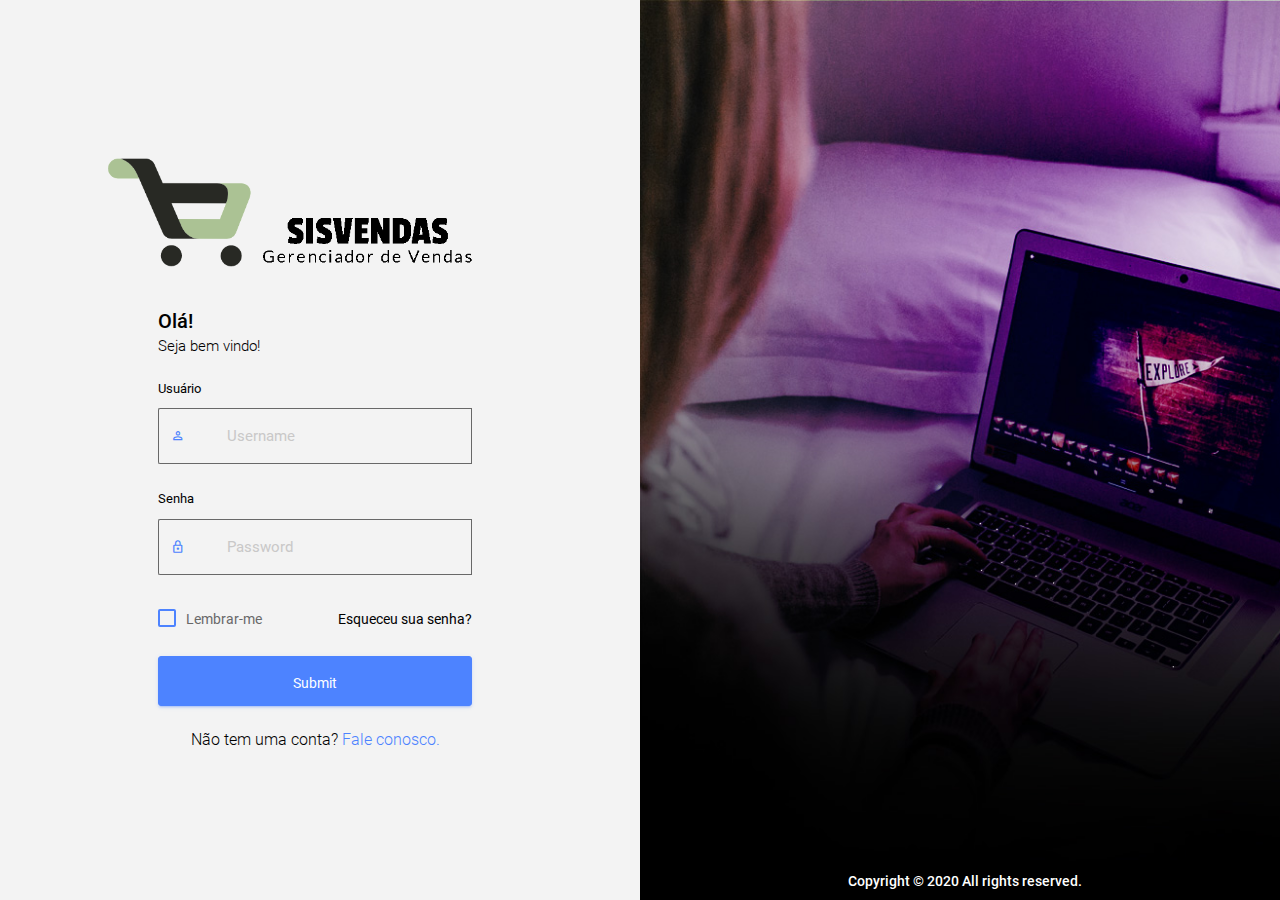
<file: workspace/sys-vendas/src/main/webapp/index.html>
<!DOCTYPE html>
<html lang="en">

<head>
  <!-- Required meta tags -->
  <meta charset="utf-8">
  <meta name="viewport" content="width=device-width, initial-scale=1, shrink-to-fit=no">
  <title>Login</title>
  <!-- plugins:css -->
  <link rel="stylesheet" href="magestic/vendors/mdi/css/materialdesignicons.min.css">
  <link rel="stylesheet" href="magestic/vendors/base/vendor.bundle.base.css">
  <!-- endinject -->
  <!-- plugin css for this page -->
  <!-- End plugin css for this page -->
  <!-- inject:css -->
  <link rel="stylesheet" href="magestic/css/style.css">
  <!-- endinject -->
  <link rel="shortcut icon" href="magestic/images/favicon.png" />
</head>

<body>
  <div class="container-scroller">
    <div class="container-fluid page-body-wrapper full-page-wrapper">
      <div class="content-wrapper d-flex align-items-stretch auth auth-img-bg">
        <div class="row flex-grow">
          <div class="col-lg-6 d-flex align-items-center justify-content-center">
            <div class="auth-form-transparent text-left p-3">
              <div class="brand-logo">
                <img  src="img/logo-sisvendas2.png" alt="logo">
           
              </div>
              <h4>Olá!</h4>
              <h6 class="font-weight-light">Seja bem vindo!</h6>
              <form class="pt-3" action="login" method="post">
                <div class="form-group">
                  <label for="exampleInputEmail">Usuário</label>
                  <div class="input-group">
                    <div class="input-group-prepend bg-transparent">
                      <span class="input-group-text bg-transparent border-right-0">
                        <i class="mdi mdi-account-outline text-primary"></i>
                      </span>
                    </div>
                    <input type="text" class="form-control form-control-lg border-left-0" required="required" name="login" id="exampleInputEmail" placeholder="Username">
                  </div>
                </div>
                <div class="form-group">
                  <label for="exampleInputPassword">Senha</label>
                  <div class="input-group">
                    <div class="input-group-prepend bg-transparent">
                      <span class="input-group-text bg-transparent border-right-0">
                        <i class="mdi mdi-lock-outline text-primary"></i>
                      </span>
                    </div>
                    <input type="password" class="form-control form-control-lg border-left-0" required="required" name="senha" id="exampleInputPassword" placeholder="Password">                        
                  </div>
                </div>
                <div class="my-2 d-flex justify-content-between align-items-center">
                  <div class="form-check">
                    <label class="form-check-label text-muted">
                      <input type="checkbox" class="form-check-input">
                      Lembrar-me
                    </label>
                  </div>
                  <a href="contato.html" class="auth-link text-black">Esqueceu sua senha?</a>
                </div>
                <div class="my-3">
                  
                  <input type="submit" name="Entrar" class="btn btn-block btn-primary btn-lg font-weight-medium auth-form-btn">
                </div>
                
                <div class="text-center mt-4 font-weight-light">
                  Não tem uma conta? <a href="contato.html" class="text-primary">Fale conosco.</a>
                </div>
              </form>
            </div>
          </div>
          <div class="col-lg-6 login-half-bg d-flex flex-row">
            <p class="text-white font-weight-medium text-center flex-grow align-self-end">Copyright &copy; 2020  All rights reserved.</p>
          </div>
        </div>
      </div>
      <!-- content-wrapper ends -->
    </div>
    <!-- page-body-wrapper ends -->
  </div>
  <!-- container-scroller -->
  <!-- plugins:js -->
  <script src="magestic/vendors/base/vendor.bundle.base.js"></script>
  <!-- endinject -->
  <!-- inject:js -->
  <script src="magestic/js/off-canvas.js"></script>
  <script src="magestic/js/hoverable-collapse.js"></script>
  <script src="magestic/js/template.js"></script>
  <!-- endinject -->
</body>

</html>
</file>
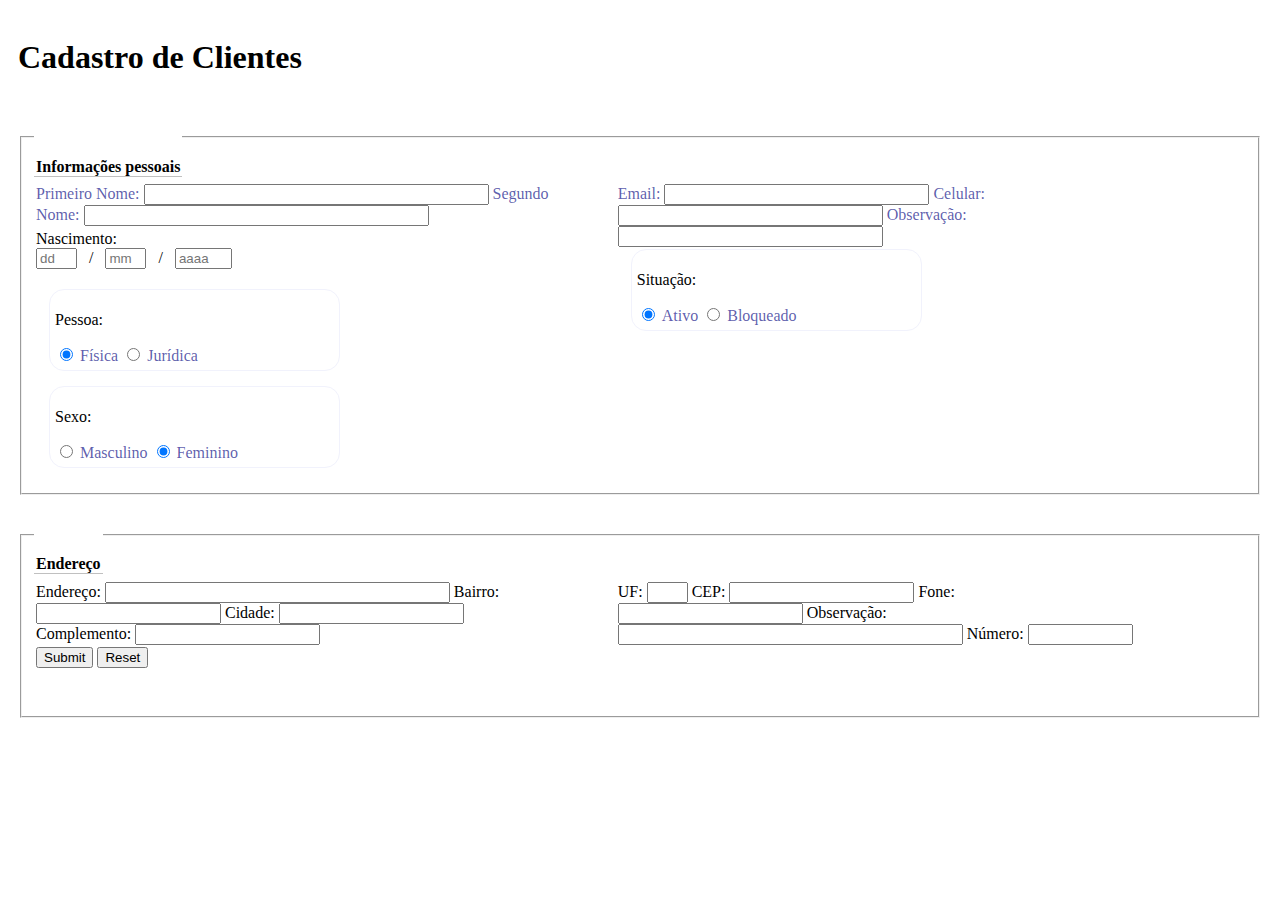
<file: workspace/sys-vendas/src/main/webapp/cadastrar-cliente.html>
<!doctype html>
<html lang="pt-br">
<head>
<meta charset="ISO-8859-1">
<meta name="viewport" content="width=device-width, initial-scale=1, shrink-to-fit=no">
<title>Cadastrar Cliente</title>
<link rel="stylesheet" href="css/style.css">
<link rel="stylesheet" href="https://stackpath.bootstrapcdn.com/bootstrap/4.1.3/css/bootstrap.min.css" integrity="sha384-MCw98/SFnGE8fJT3GXwEOngsV7Zt27NXFoaoApmYm81iuXoPkFOJwJ8ERdknLPMO" crossorigin="anonymous">

</head>
<body>
<div class="principal">
	<div class="page-header">
  		<h1>Cadastro de Clientes </h1>
	</div>
	<form action="novoCliente" >
	<fieldset class="campo">
	<legend>Informa��es pessoais</legend>

		<div class="esquerda">
		
		<div class="caixa">
			<label for="nome">Primeiro Nome:</label>
			<input type="text" name="nome" size="40" class="form-control" aria-describedby="sizing-addon3">  
			<label for="sobreNome">Segundo Nome:</label>
			<input type="text" name="sobreNome" size="40" class="form-control" aria-describedby="sizing-addon3">
			<br />
		</div>
		<div class="caixa">
		<div class="input-group input-group-sm">
			Nascimento: <br /> 
			<input type="text" name="dia" size="2" maxlength="2" placeholder="dd" class="form-control" aria-describedby="sizing-addon3"> &nbsp; / &nbsp;
			<input type="text" name="mes" size="2" maxlength="2" placeholder="mm" class="form-control" aria-describedby="sizing-addon3"> &nbsp; / &nbsp;
			<input type="text" name="ano" size="4" maxlength="4" placeholder="aaaa" class="form-control" aria-describedby="sizing-addon3"><br />
		</div>
		</div>
		<br />
		
		<div class="radio">
				<p>Pessoa:</p>
				<input type="radio" id="pessoa1" name="pessoa" value="FISICA"
					checked> <label for="situacao1">F�sica</label> <input
					type="radio" id="pessoa2" name="pessoa" value="JURIDICA"> <label
					for="situacao2">Jur�dica</label>
			</div>

			<div class="radio">
				<p>Sexo:</p>
				<input type="radio" id="sexo1" name="sexo" value="M"> <label
					for="situacao1">Masculino</label> <input type="radio" id="sexo2"
					name="sexo" value="F" checked> <label for="situacao2">Feminino</label>
			</div>
			
		
		
		</div>
		
		<div class="direita">
		<div class="caixa">
			<label for="email">Email:</label>
			<input type="text" name="email" size="30" class="form-control" aria-describedby="sizing-addon3">
			<label for="celular">Celular:</label>
			<input type="text" name="celular" size="30" class="form-control" aria-describedby="sizing-addon3">
			<label for="observacao">Observa��o:</label>
			<input type="text" name="observacao" size="30" class="form-control" aria-describedby="sizing-addon3">
		</div>
		
			<div class="radio">
				<p>Situa��o:</p>
				<input type="radio" id="situacao1" name="situacao" value="ATIVO"
					checked> <label for="situacao1">Ativo</label> <input
					type="radio" id="situacao2" name="situacao" value="BLOQUEADO">
				<label for="situacao2">Bloqueado</label>
			</div>

			
		</div>
		
	</fieldset>
	
	
	
	
	
	
	
	
	
	<fieldset>
	<legend>Endere�o</legend>
	<div class="esquerda">
		
		<div class="caixa">
			Endere�o: <input type="text" name="endereco" size="40" class="form-control" aria-describedby="sizing-addon3"> 
			Bairro: <input type="text" name="bairro" size="20" class="form-control" aria-describedby="sizing-addon3">
			Cidade: <input type="text" name="cidade" size="20" class="form-control" aria-describedby="sizing-addon3">  
			Complemento: <input type="text" name="complemento" size="20" class="form-control" aria-describedby="sizing-addon3">
			
		
		</div>
	</div>
	
	
	<div class="direita">
		<div class="caixa">
			UF: <input type="text" name="uf" size="2" class="form-control" aria-describedby="sizing-addon3"> 
			CEP: <input type="text" name="cep" size="20" class="form-control" aria-describedby="sizing-addon3">
			Fone: <input type="text" name="fone" size="20" class="form-control" aria-describedby="sizing-addon3">
			Observa��o: <input type="text" name="observacao" size="40" class="form-control" aria-describedby="sizing-addon3">
			N�mero: <input type="text" name="numero" size="10" class="form-control" aria-describedby="sizing-addon3"> 
		</div>	
	</div>
	
	
		<div class="caixa">
			<input type="submit" class="btn btn-primary" name="Enviar"> 
			<input type="reset" class="btn btn-default" name="Limpar">		
		</div>
	<br /><br />
	
	</fieldset>	
		
	</form>
	</div>
</body>
</html>
</file>
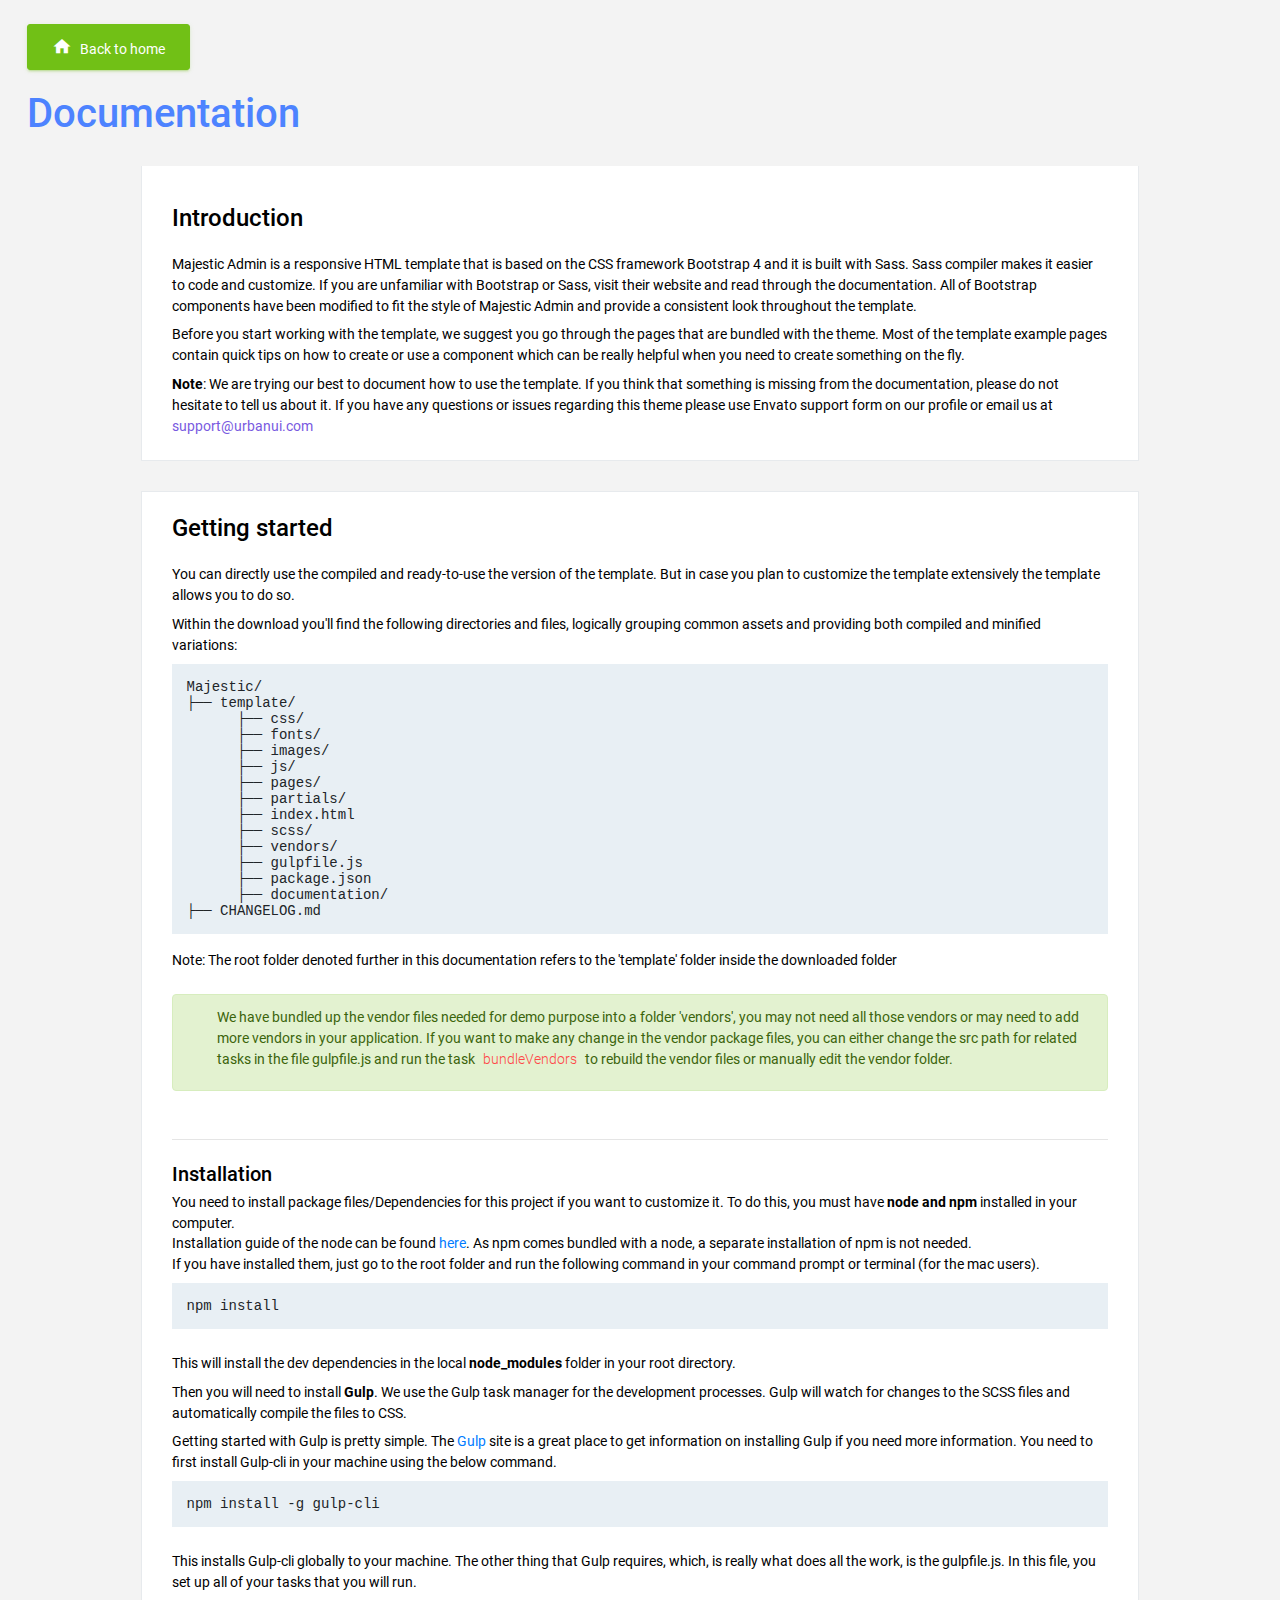
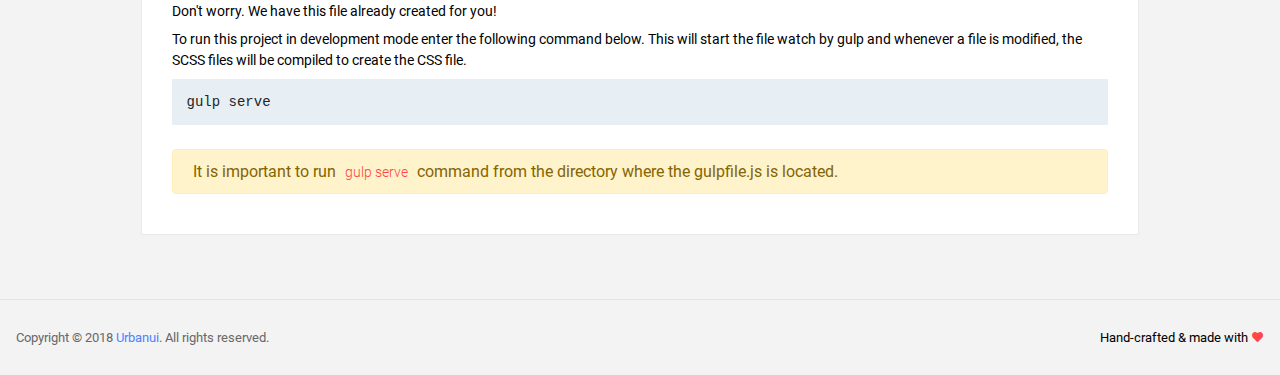
<file: workspace/sys-vendas/src/main/webapp/magestic/documentation/documentation.html>
<!DOCTYPE html>
<html lang="en">

<head>
  <!-- Required meta tags -->
  <meta charset="utf-8">
  <meta name="viewport" content="width=device-width, initial-scale=1, shrink-to-fit=no">
  <title>Majestic Admin Dashboard</title>
  <!-- plugins:css -->
  <link rel="stylesheet" href="../vendors/mdi/css/materialdesignicons.min.css">
  <link rel="stylesheet" href="../vendors/base/vendor.bundle.base.css">
  <!-- endinject -->
  <!-- plugin css for this page -->
  <!-- End plugin css for this page -->
  <!-- inject:css -->
  <link rel="stylesheet" href="../css/style.css">
  <!-- endinject -->
  <link rel="shortcut icon" href="../images/favicon.png" />
</head>

<body>
  <div class="container-scroller">
    <div class="container-fluid page-body-wrapper full-page-wrapper">
      <div class="main-panel w-100  documentation">
        <div class="content-wrapper">
          <div class="container-fluid">
            <div class="row">
              <div class="col-12 doc-header">
                <a class="btn btn-success" href="../index.html"><i class="mdi mdi-home mr-2"></i>Back to home</a>
                <h1 class="text-primary mt-4">Documentation</h1>
              </div>
            </div>
            <div class="row doc-content">
              <div class="col-12 col-md-10 offset-md-1">
                <div class="col-12 grid-margin" id="doc-intro">
                    <div class="card">
                        <div class="card-body">
                            <h3 class="mb-4 mt-4">Introduction</h3>
                            <p>Majestic Admin is a responsive HTML template that is based on the CSS framework Bootstrap 4 and it is built with Sass. Sass compiler makes it easier to code and customize. If you are unfamiliar with Bootstrap or Sass, visit their
                                website and read through the documentation. All of Bootstrap components have been modified to fit the style of Majestic Admin and provide a consistent look throughout the template.</p>
                            <p>Before you start working with the template, we suggest you go through the pages that are bundled with the theme. Most of the template example pages contain quick tips on how to create or use a component which can
                                be really helpful when you need to create something on the fly.</p>
                            <p class="d-inline"><strong>Note</strong>: We are trying our best to document how to use the template. If you think that something is missing from the documentation, please do not hesitate to tell us about it. If you have any questions or issues regarding this theme please use Envato support form on our profile or email us at <a class="d-inline text-info" href="mailto:support@urbanui.com">support@urbanui.com</a></p>
                        </div>
                    </div>
                </div>
                <div class="col-12 grid-margin" id="doc-started">
                    <div class="card">
                        <div class="card-body">
                            <h3 class="mb-4">Getting started</h3>
                            <p>You can directly use the compiled and ready-to-use the version of the template. But in case you plan to customize the template extensively the template allows you to do so.</p>
                            <p>Within the download you'll find the following directories and files, logically grouping common assets and providing both compiled and minified variations:</p>
                            <pre>
Majestic/
├── template/
      ├── css/
      ├── fonts/
      ├── images/
      ├── js/
      ├── pages/
      ├── partials/
      ├── index.html
      ├── scss/
      ├── vendors/
      ├── gulpfile.js
      ├── package.json                           
      ├── documentation/
├── CHANGELOG.md</pre>
                            <p class="mt-1">Note: The root folder denoted further in this documentation refers to the 'template' folder inside the downloaded folder</p>
                            <div class="alert alert-success mt-4 d-flex align-items-center" role="alert">
                              <i class="ti-info-alt mr-4"></i>
                              <p>We have bundled up the vendor files needed for demo purpose into a folder 'vendors', you may not need all those vendors or may need to add more vendors in your application. If you want to make any change in the vendor package files, you can either change the src path for related tasks in the file gulpfile.js and run the task <code> bundleVendors </code>  to rebuild the vendor files or manually edit the vendor folder.</p>
                            </div>
                            <hr class="mt-5">
                            <h4 class="mt-4">Installation</h4>
                            <p class="mb-0">
                              You need to install package files/Dependencies for this project if you want to customize it. To do this, you must have <span class="font-weight-bold">node and npm</span> installed in your computer.
                            </p>
                            <p class="mb-0">Installation guide of the node can be found <a href="https://nodejs.org/en/">here</a>. As npm comes bundled with a node, a separate installation of npm is not needed.</p>
                            <p>
                                If you have installed them, just go to the root folder and run the following command in your command prompt or terminal (for the mac users).
                            </p>
                            <pre class="shell-mode">
npm install</pre>
                            <p class="mt-4">
                              This will install the dev dependencies in the local <span class="font-weight-bold">node_modules</span> folder in your root directory.
                            </p>
                            <p class="mt-2">
                              Then you will need to install <span class="font-weight-bold">Gulp</span>. We use the Gulp task manager for the development processes. Gulp will watch for changes to the SCSS files and automatically compile the files to CSS.
                            </p>
                            <p>Getting started with Gulp is pretty simple. The <a href="https://gulpjs.com/" target="_blank">Gulp</a> site is a great place to get information on installing Gulp if you need more information. You need to first install Gulp-cli in your machine using the below command.</p>
                            <pre class="shell-mode">
npm install -g gulp-cli</pre>
                            <p class="mt-4">This installs Gulp-cli globally to your machine. The other thing that Gulp requires, which, is really what does all the work, is the gulpfile.js. In this file, you set up all of your tasks that you will run.</p>
                            <p>Don't worry. We have this file already created for you!</p>
                            <p>To run this project in development mode enter the following command below. This will start the file watch by gulp and whenever a file is modified, the SCSS files will be compiled to create the CSS file.</p>
<pre class="shell-mode">
gulp serve</pre>           
                            <div class="alert alert-warning mt-4" role="alert">
                              <i class="ti-info-alt-outline"></i>It is important to run <code>gulp serve</code> command from the directory where the gulpfile.js is located.
                            </div>
                        </div>
                    </div>
                </div>
              </div>
            </div>
          </div>
        </div>
        <!-- partial:../partials/_footer.html -->

        <footer class="footer">
          <div class="d-sm-flex justify-content-center justify-content-sm-between">
            <span class="text-muted text-center text-sm-left d-block d-sm-inline-block">Copyright © 2018 <a href="https://www.urbanui.com/" target="_blank">Urbanui</a>. All rights reserved.</span>
            <span class="float-none float-sm-right d-block mt-1 mt-sm-0 text-center">Hand-crafted & made with <i class="mdi mdi-heart text-danger"></i></span>
          </div>
        </footer>

        <!-- partial -->
      </div>
    </div>
  </div>
<!-- plugins:js -->
<script src="../vendors/base/vendor.bundle.base.js"></script>
<!-- endinject -->
<!-- inject:js -->
<script src="../js/off-canvas.js"></script>
<script src="../js/hoverable-collapse.js"></script>
<script src="../js/template.js"></script>
<!-- endinject -->
<!-- Custom js for this page-->
<script src="../js/documentation.js"></script> 
<!-- End custom js for this page-->
</body>

</html>
</file>
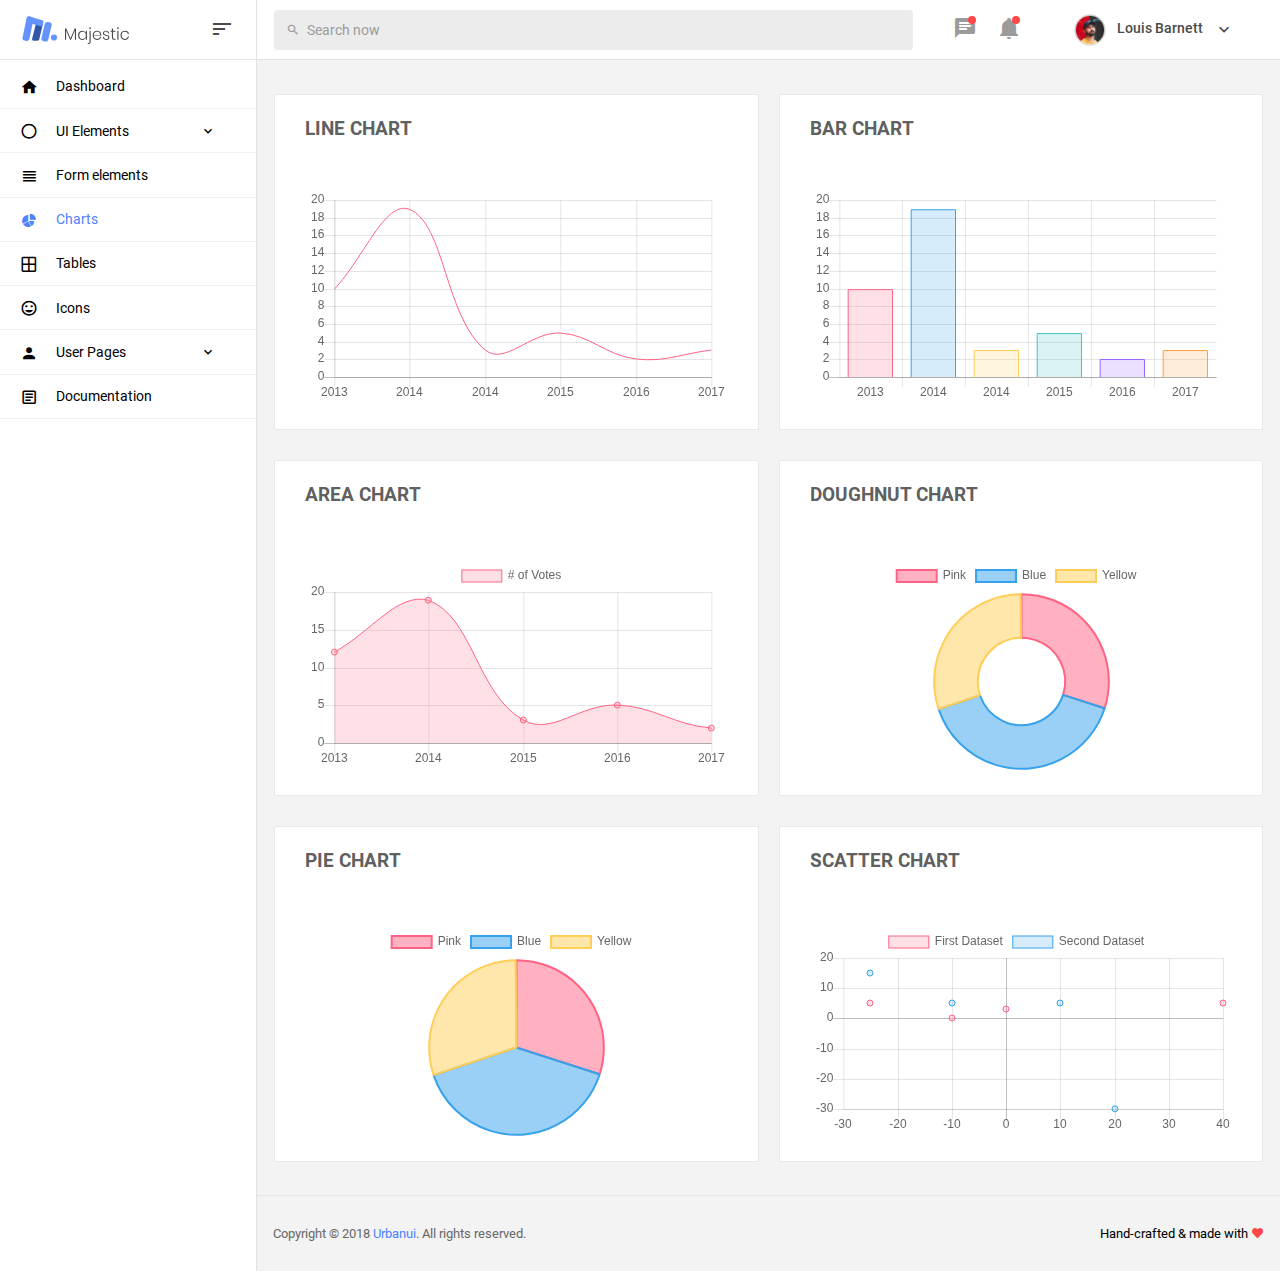
<file: workspace/sys-vendas/src/main/webapp/magestic/pages/charts/chartjs.html>
<!DOCTYPE html>
<html lang="en">

<head>
  <!-- Required meta tags -->
  <meta charset="utf-8">
  <meta name="viewport" content="width=device-width, initial-scale=1, shrink-to-fit=no">
  <title>Majestic Admin</title>
  <!-- plugins:css -->
  <link rel="stylesheet" href="../../vendors/mdi/css/materialdesignicons.min.css">
  <link rel="stylesheet" href="../../vendors/base/vendor.bundle.base.css">
  <!-- endinject -->
  <!-- inject:css -->
  <link rel="stylesheet" href="../../css/style.css">
  <!-- endinject -->
  <link rel="shortcut icon" href="../../images/favicon.png" />
</head>

<body>
  <div class="container-scroller">
    <!-- partial:../../partials/_navbar.html -->
    
    <nav class="navbar col-lg-12 col-12 p-0 fixed-top d-flex flex-row">
            <div class="navbar-brand-wrapper d-flex justify-content-center">
        <div class="navbar-brand-inner-wrapper d-flex justify-content-between align-items-center w-100">  
          <a class="navbar-brand brand-logo" href="../../index.html"><img src="../../images/logo.svg" alt="logo"/></a>
          <a class="navbar-brand brand-logo-mini" href="../../index.html"><img src="../../images/logo-mini.svg" alt="logo"/></a>
          <button class="navbar-toggler navbar-toggler align-self-center" type="button" data-toggle="minimize">
            <span class="mdi mdi-sort-variant"></span>
          </button>
        </div>  
      </div>
      <div class="navbar-menu-wrapper d-flex align-items-center justify-content-end">
        <ul class="navbar-nav mr-lg-4 w-100">
          <li class="nav-item nav-search d-none d-lg-block w-100">
            <div class="input-group">
              <div class="input-group-prepend">
                <span class="input-group-text" id="search">
                  <i class="mdi mdi-magnify"></i>
                </span>
              </div>
              <input type="text" class="form-control" placeholder="Search now" aria-label="search" aria-describedby="search">
            </div>
          </li>
        </ul>
        <ul class="navbar-nav navbar-nav-right">
          <li class="nav-item dropdown mr-1">
            <a class="nav-link count-indicator dropdown-toggle d-flex justify-content-center align-items-center" id="messageDropdown" href="#" data-toggle="dropdown">
              <i class="mdi mdi-message-text mx-0"></i>
              <span class="count"></span>
            </a>
            <div class="dropdown-menu dropdown-menu-right navbar-dropdown" aria-labelledby="messageDropdown">
              <p class="mb-0 font-weight-normal float-left dropdown-header">Messages</p>
              <a class="dropdown-item">
                <div class="item-thumbnail">
                    <img src="../../images/faces/face4.jpg" alt="image" class="profile-pic">
                </div>
                <div class="item-content flex-grow">
                  <h6 class="ellipsis font-weight-normal">David Grey
                  </h6>
                  <p class="font-weight-light small-text text-muted mb-0">
                    The meeting is cancelled
                  </p>
                </div>
              </a>
              <a class="dropdown-item">
                <div class="item-thumbnail">
                    <img src="../../images/faces/face2.jpg" alt="image" class="profile-pic">
                </div>
                <div class="item-content flex-grow">
                  <h6 class="ellipsis font-weight-normal">Tim Cook
                  </h6>
                  <p class="font-weight-light small-text text-muted mb-0">
                    New product launch
                  </p>
                </div>
              </a>
              <a class="dropdown-item">
                <div class="item-thumbnail">
                    <img src="../../images/faces/face3.jpg" alt="image" class="profile-pic">
                </div>
                <div class="item-content flex-grow">
                  <h6 class="ellipsis font-weight-normal"> Johnson
                  </h6>
                  <p class="font-weight-light small-text text-muted mb-0">
                    Upcoming board meeting
                  </p>
                </div>
              </a>
            </div>
          </li>
          <li class="nav-item dropdown mr-4">
            <a class="nav-link count-indicator dropdown-toggle d-flex align-items-center justify-content-center notification-dropdown" id="notificationDropdown" href="#" data-toggle="dropdown">
              <i class="mdi mdi-bell mx-0"></i>
              <span class="count"></span>
            </a>
            <div class="dropdown-menu dropdown-menu-right navbar-dropdown" aria-labelledby="notificationDropdown">
              <p class="mb-0 font-weight-normal float-left dropdown-header">Notifications</p>
              <a class="dropdown-item">
                <div class="item-thumbnail">
                  <div class="item-icon bg-success">
                    <i class="mdi mdi-information mx-0"></i>
                  </div>
                </div>
                <div class="item-content">
                  <h6 class="font-weight-normal">Application Error</h6>
                  <p class="font-weight-light small-text mb-0 text-muted">
                    Just now
                  </p>
                </div>
              </a>
              <a class="dropdown-item">
                <div class="item-thumbnail">
                  <div class="item-icon bg-warning">
                    <i class="mdi mdi-settings mx-0"></i>
                  </div>
                </div>
                <div class="item-content">
                  <h6 class="font-weight-normal">Settings</h6>
                  <p class="font-weight-light small-text mb-0 text-muted">
                    Private message
                  </p>
                </div>
              </a>
              <a class="dropdown-item">
                <div class="item-thumbnail">
                  <div class="item-icon bg-info">
                    <i class="mdi mdi-account-box mx-0"></i>
                  </div>
                </div>
                <div class="item-content">
                  <h6 class="font-weight-normal">New user registration</h6>
                  <p class="font-weight-light small-text mb-0 text-muted">
                    2 days ago
                  </p>
                </div>
              </a>
            </div>
          </li>
          <li class="nav-item nav-profile dropdown">
            <a class="nav-link dropdown-toggle" href="#" data-toggle="dropdown" id="profileDropdown">
              <img src="../../images/faces/face5.jpg" alt="profile"/>
              <span class="nav-profile-name">Louis Barnett</span>
            </a>
            <div class="dropdown-menu dropdown-menu-right navbar-dropdown" aria-labelledby="profileDropdown">
              <a class="dropdown-item">
                <i class="mdi mdi-settings text-primary"></i>
                Settings
              </a>
              <a class="dropdown-item">
                <i class="mdi mdi-logout text-primary"></i>
                Logout
              </a>
            </div>
          </li>
        </ul>
        <button class="navbar-toggler navbar-toggler-right d-lg-none align-self-center" type="button" data-toggle="offcanvas">
          <span class="mdi mdi-menu"></span>
        </button>
      </div>
    </nav>
    
    <!-- partial -->
    <div class="container-fluid page-body-wrapper">
      <!-- partial:../../partials/_sidebar.html -->
      <nav class="sidebar sidebar-offcanvas" id="sidebar">
        <ul class="nav">
          <li class="nav-item">
            <a class="nav-link" href="../../index.html">
              <i class="mdi mdi-home menu-icon"></i>
              <span class="menu-title">Dashboard</span>
            </a>
          </li>
          <li class="nav-item">
            <a class="nav-link" data-toggle="collapse" href="#ui-basic" aria-expanded="false" aria-controls="ui-basic">
              <i class="mdi mdi-circle-outline menu-icon"></i>
              <span class="menu-title">UI Elements</span>
              <i class="menu-arrow"></i>
            </a>
            <div class="collapse" id="ui-basic">
              <ul class="nav flex-column sub-menu">
                <li class="nav-item"> <a class="nav-link" href="../../pages/ui-features/buttons.html">Buttons</a></li>
                <li class="nav-item"> <a class="nav-link" href="../../pages/ui-features/typography.html">Typography</a></li>
              </ul>
            </div>
          </li>
          <li class="nav-item">
            <a class="nav-link" href="../../pages/forms/basic_elements.html">
              <i class="mdi mdi-view-headline menu-icon"></i>
              <span class="menu-title">Form elements</span>
            </a>
          </li>
          <li class="nav-item">
            <a class="nav-link" href="../../pages/charts/chartjs.html">
              <i class="mdi mdi-chart-pie menu-icon"></i>
              <span class="menu-title">Charts</span>
            </a>
          </li>
          <li class="nav-item">
            <a class="nav-link" href="../../pages/tables/basic-table.html">
              <i class="mdi mdi-grid-large menu-icon"></i>
              <span class="menu-title">Tables</span>
            </a>
          </li>
          <li class="nav-item">
            <a class="nav-link" href="../../pages/icons/mdi.html">
              <i class="mdi mdi-emoticon menu-icon"></i>
              <span class="menu-title">Icons</span>
            </a>
          </li>
          <li class="nav-item">
            <a class="nav-link" data-toggle="collapse" href="#auth" aria-expanded="false" aria-controls="auth">
              <i class="mdi mdi-account menu-icon"></i>
              <span class="menu-title">User Pages</span>
              <i class="menu-arrow"></i>
            </a>
            <div class="collapse" id="auth">
              <ul class="nav flex-column sub-menu">
                <li class="nav-item"> <a class="nav-link" href="../../pages/samples/login.html"> Login </a></li>
                <li class="nav-item"> <a class="nav-link" href="../../pages/samples/login-2.html"> Login 2 </a></li>
                <li class="nav-item"> <a class="nav-link" href="../../pages/samples/register.html"> Register </a></li>
                <li class="nav-item"> <a class="nav-link" href="../../pages/samples/register-2.html"> Register 2 </a></li>
                <li class="nav-item"> <a class="nav-link" href="../../pages/samples/lock-screen.html"> Lockscreen </a></li>
              </ul>
            </div>
          </li>
          <li class="nav-item">
            <a class="nav-link" href="../../documentation/documentation.html">
              <i class="mdi mdi-file-document-box-outline menu-icon"></i>
              <span class="menu-title">Documentation</span>
            </a>
          </li>
        </ul>
      </nav>
      <!-- partial -->
      <div class="main-panel">
        <div class="content-wrapper">
          <div class="row">
            <div class="col-lg-6 grid-margin stretch-card">
              <div class="card">
                <div class="card-body">
                  <h4 class="card-title">Line chart</h4>
                  <canvas id="lineChart"></canvas>
                </div>
              </div>
            </div>
            <div class="col-lg-6 grid-margin stretch-card">
              <div class="card">
                <div class="card-body">
                  <h4 class="card-title">Bar chart</h4>
                  <canvas id="barChart"></canvas>
                </div>
              </div>
            </div>
          </div>
          <div class="row">
            <div class="col-lg-6 grid-margin stretch-card">
              <div class="card">
                <div class="card-body">
                  <h4 class="card-title">Area chart</h4>
                  <canvas id="areaChart"></canvas>
                </div>
              </div>
            </div>
            <div class="col-lg-6 grid-margin stretch-card">
              <div class="card">
                <div class="card-body">
                  <h4 class="card-title">Doughnut chart</h4>
                  <canvas id="doughnutChart"></canvas>
                </div>
              </div>
            </div>
          </div>
          <div class="row">
            <div class="col-lg-6 grid-margin grid-margin-lg-0 stretch-card">
              <div class="card">
                <div class="card-body">
                  <h4 class="card-title">Pie chart</h4>
                  <canvas id="pieChart"></canvas>
                </div>
              </div>
            </div>
            <div class="col-lg-6 grid-margin grid-margin-lg-0 stretch-card">
              <div class="card">
                <div class="card-body">
                  <h4 class="card-title">Scatter chart</h4>
                  <canvas id="scatterChart"></canvas>
                </div>
              </div>
            </div>
          </div>
        </div>
        <!-- content-wrapper ends -->
        <!-- partial:../../partials/_footer.html -->
        
        
        
        <footer class="footer">
          <div class="d-sm-flex justify-content-center justify-content-sm-between">
            <span class="text-muted text-center text-sm-left d-block d-sm-inline-block">Copyright © 2018 <a href="https://www.urbanui.com/" target="_blank">Urbanui</a>. All rights reserved.</span>
            <span class="float-none float-sm-right d-block mt-1 mt-sm-0 text-center">Hand-crafted & made with <i class="mdi mdi-heart text-danger"></i></span>
          </div>
        </footer>
        
        
        
        <!-- partial -->
      </div>
      <!-- main-panel ends -->
    </div>
    <!-- page-body-wrapper ends -->
  </div>
  <!-- container-scroller -->
  <!-- plugins:js -->
  <script src="../../vendors/base/vendor.bundle.base.js"></script>
  <!-- endinject -->
    <!-- Plugin js for this page-->
    <script src="../../vendors/chart.js/Chart.min.js"></script>
    <!-- End plugin js for this page-->
  <!-- inject:js -->
  <script src="../../js/off-canvas.js"></script>
  <script src="../../js/hoverable-collapse.js"></script>
  <script src="../../js/template.js"></script>
  <!-- endinject -->
  <!-- Custom js for this page-->
  <script src="../../js/chart.js"></script>
  <!-- End custom js for this page-->
</body>

</html>
</file>
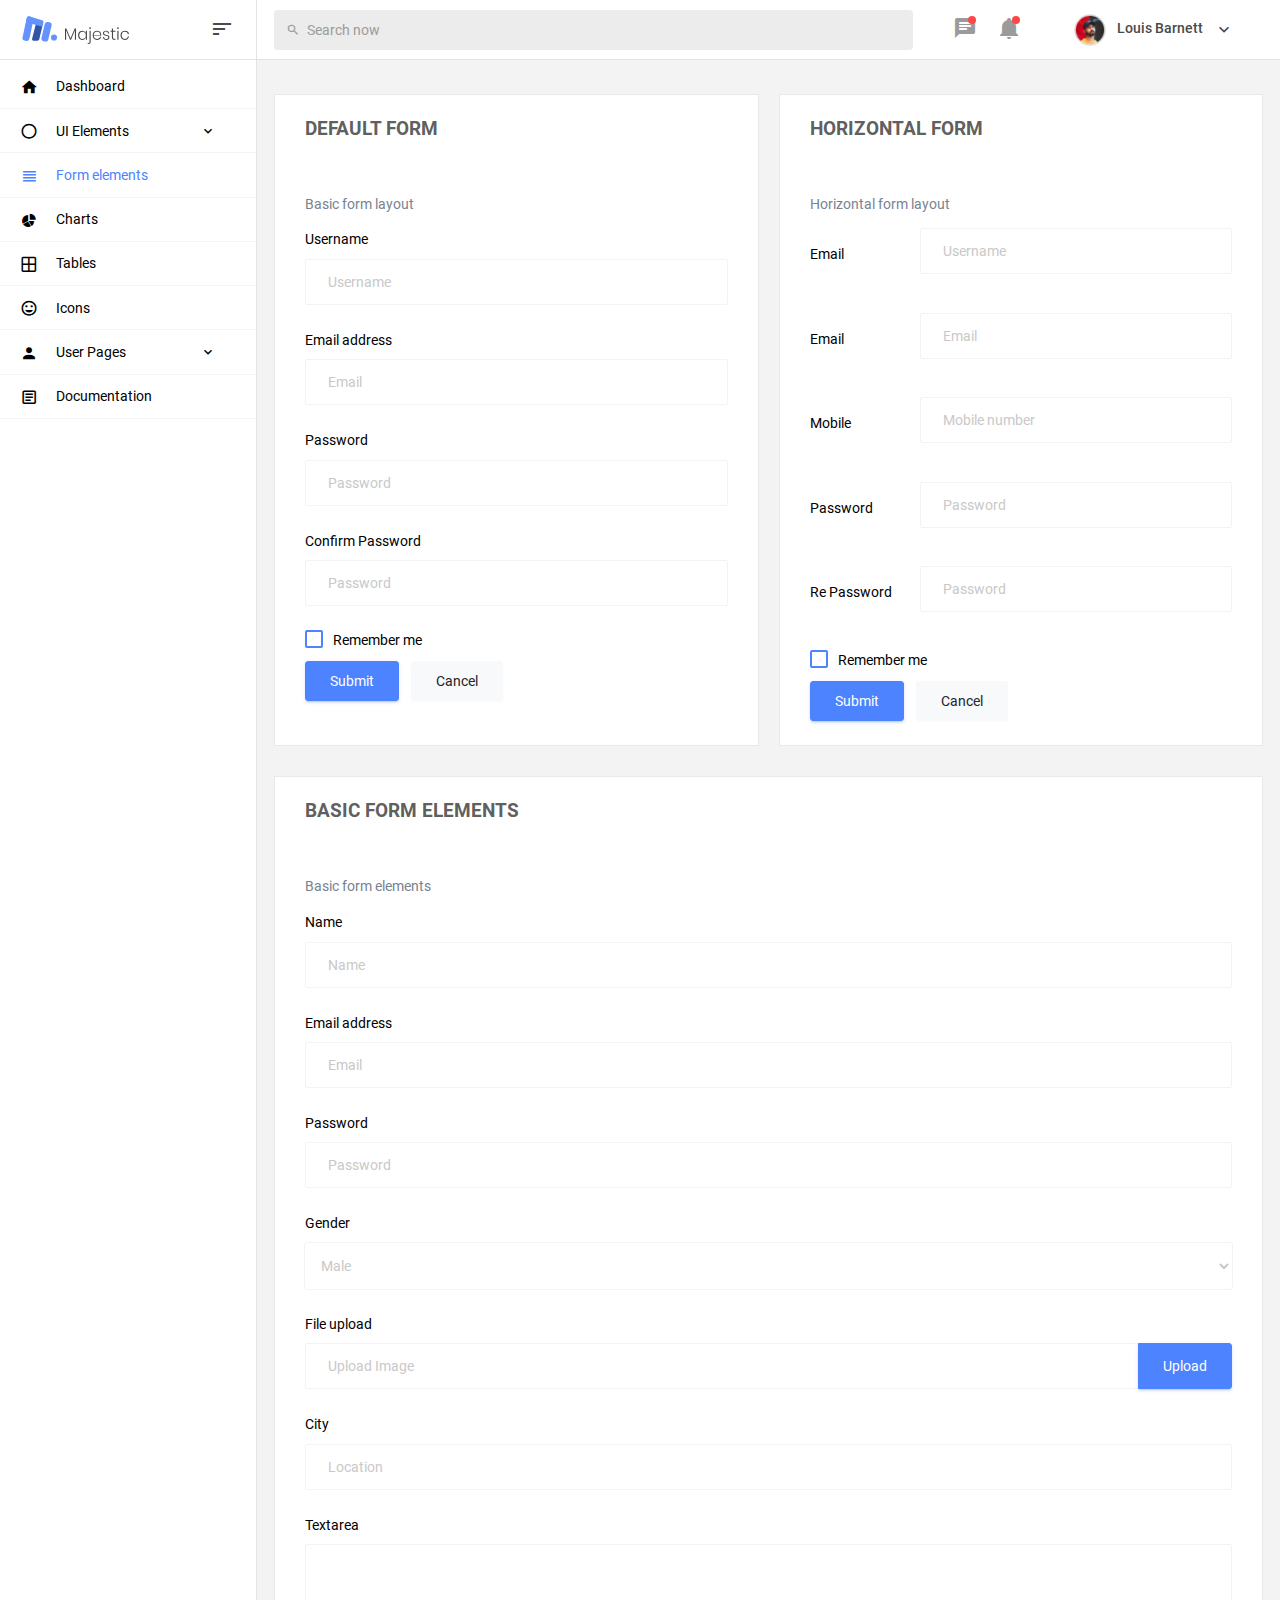
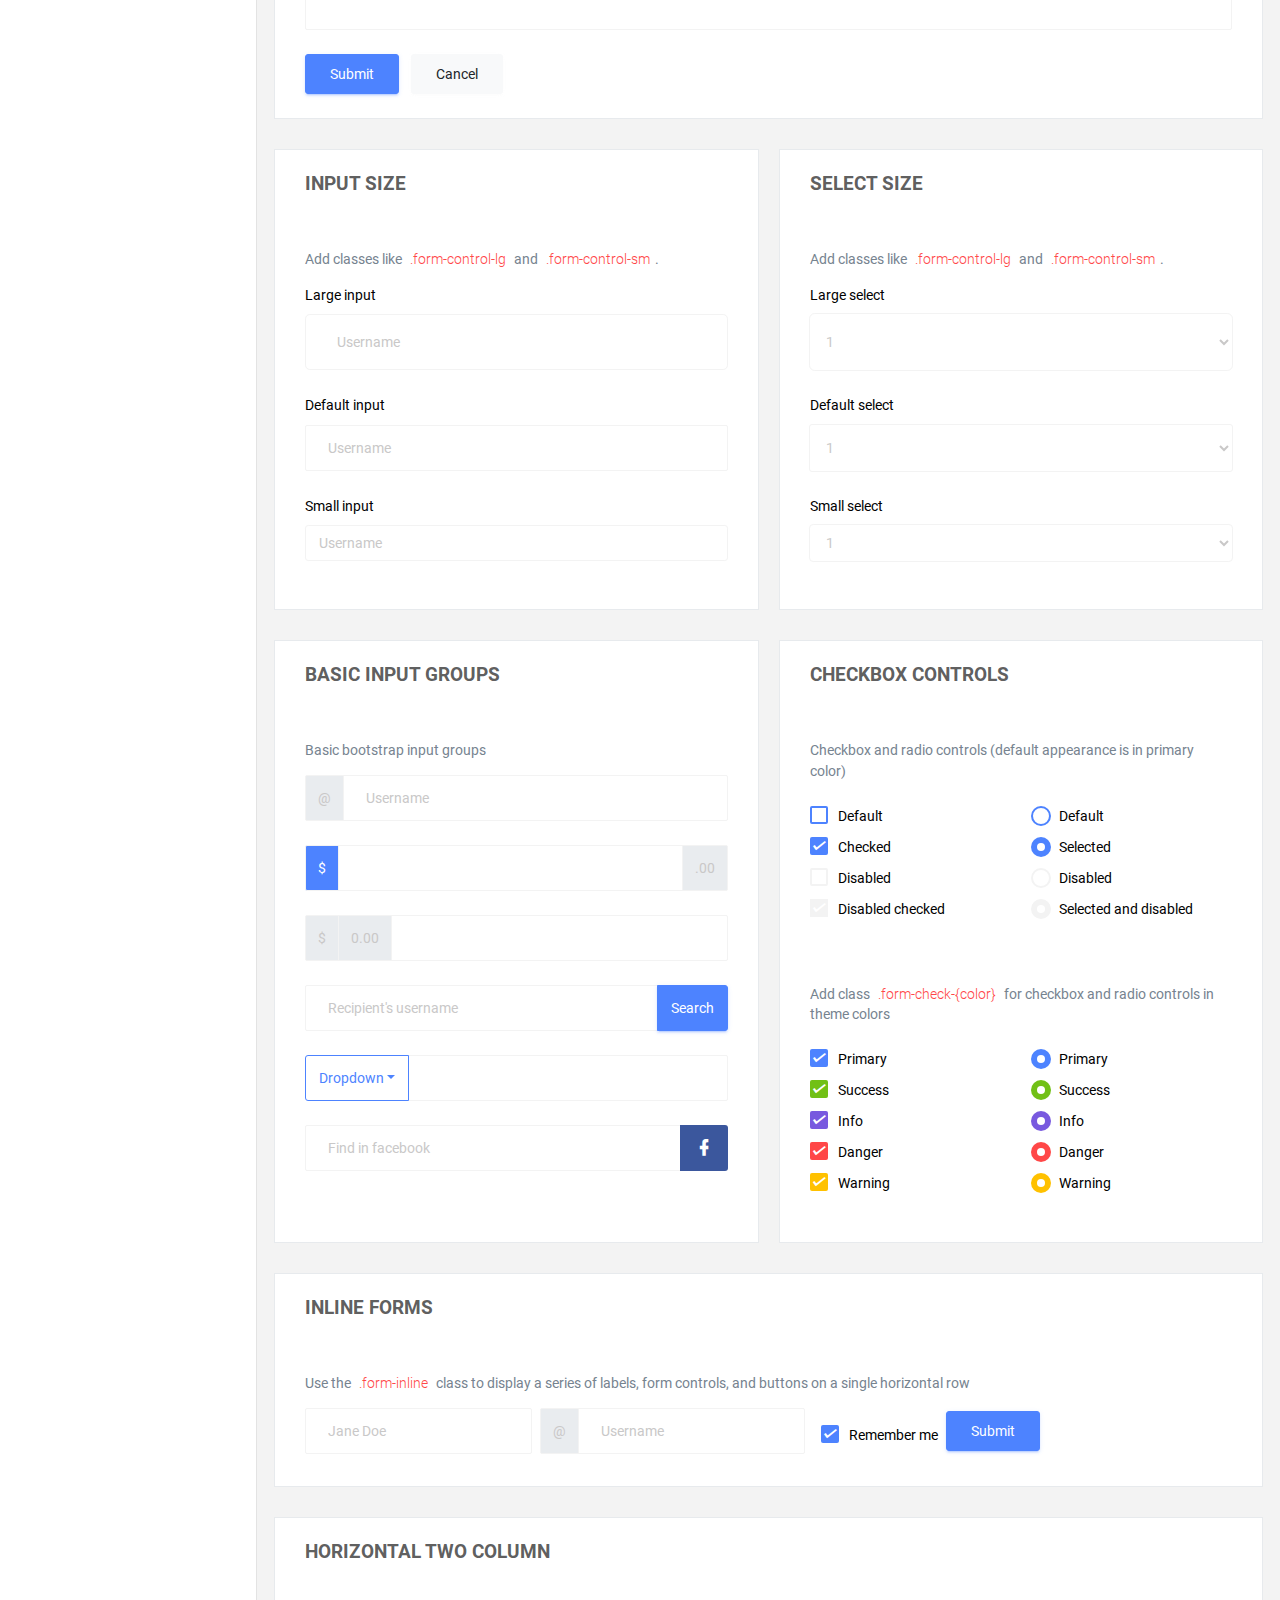
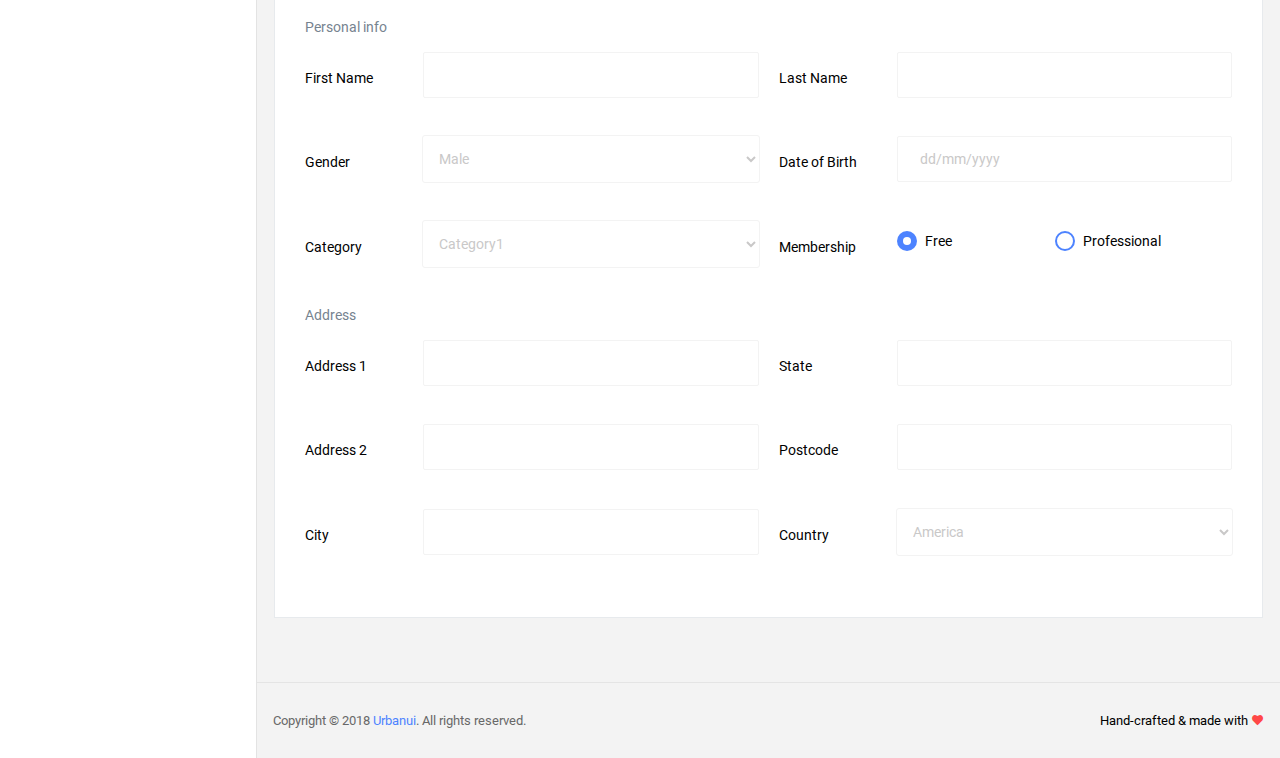
<file: workspace/sys-vendas/src/main/webapp/magestic/pages/forms/basic_elements.html>
<!DOCTYPE html>
<html lang="en">

<head>
  <!-- Required meta tags -->
  <meta charset="utf-8">
  <meta name="viewport" content="width=device-width, initial-scale=1, shrink-to-fit=no">
  <title>Majestic Admin</title>
  <!-- plugins:css -->
  <link rel="stylesheet" href="../../vendors/mdi/css/materialdesignicons.min.css">
  <link rel="stylesheet" href="../../vendors/base/vendor.bundle.base.css">
  <!-- endinject -->
  <!-- plugin css for this page -->
  <!-- End plugin css for this page -->
  <!-- inject:css -->
  <link rel="stylesheet" href="../../css/style.css">
  <!-- endinject -->
  <link rel="shortcut icon" href="../../images/favicon.png" />
</head>

<body>
  <div class="container-scroller">
    <!-- partial:../../partials/_navbar.html -->
    
    
    
    <nav class="navbar col-lg-12 col-12 p-0 fixed-top d-flex flex-row">
            <div class="navbar-brand-wrapper d-flex justify-content-center">
        <div class="navbar-brand-inner-wrapper d-flex justify-content-between align-items-center w-100">  
          <a class="navbar-brand brand-logo" href="../../index.html"><img src="../../images/logo.svg" alt="logo"/></a>
          <a class="navbar-brand brand-logo-mini" href="../../index.html"><img src="../../images/logo-mini.svg" alt="logo"/></a>
          <button class="navbar-toggler navbar-toggler align-self-center" type="button" data-toggle="minimize">
            <span class="mdi mdi-sort-variant"></span>
          </button>
        </div>  
      </div>
      <div class="navbar-menu-wrapper d-flex align-items-center justify-content-end">
        <ul class="navbar-nav mr-lg-4 w-100">
          <li class="nav-item nav-search d-none d-lg-block w-100">
            <div class="input-group">
              <div class="input-group-prepend">
                <span class="input-group-text" id="search">
                  <i class="mdi mdi-magnify"></i>
                </span>
              </div>
              <input type="text" class="form-control" placeholder="Search now" aria-label="search" aria-describedby="search">
            </div>
          </li>
        </ul>
        <ul class="navbar-nav navbar-nav-right">
          <li class="nav-item dropdown mr-1">
            <a class="nav-link count-indicator dropdown-toggle d-flex justify-content-center align-items-center" id="messageDropdown" href="#" data-toggle="dropdown">
              <i class="mdi mdi-message-text mx-0"></i>
              <span class="count"></span>
            </a>
            <div class="dropdown-menu dropdown-menu-right navbar-dropdown" aria-labelledby="messageDropdown">
              <p class="mb-0 font-weight-normal float-left dropdown-header">Messages</p>
              <a class="dropdown-item">
                <div class="item-thumbnail">
                    <img src="../../images/faces/face4.jpg" alt="image" class="profile-pic">
                </div>
                <div class="item-content flex-grow">
                  <h6 class="ellipsis font-weight-normal">David Grey
                  </h6>
                  <p class="font-weight-light small-text text-muted mb-0">
                    The meeting is cancelled
                  </p>
                </div>
              </a>
              <a class="dropdown-item">
                <div class="item-thumbnail">
                    <img src="../../images/faces/face2.jpg" alt="image" class="profile-pic">
                </div>
                <div class="item-content flex-grow">
                  <h6 class="ellipsis font-weight-normal">Tim Cook
                  </h6>
                  <p class="font-weight-light small-text text-muted mb-0">
                    New product launch
                  </p>
                </div>
              </a>
              <a class="dropdown-item">
                <div class="item-thumbnail">
                    <img src="../../images/faces/face3.jpg" alt="image" class="profile-pic">
                </div>
                <div class="item-content flex-grow">
                  <h6 class="ellipsis font-weight-normal"> Johnson
                  </h6>
                  <p class="font-weight-light small-text text-muted mb-0">
                    Upcoming board meeting
                  </p>
                </div>
              </a>
            </div>
          </li>
          <li class="nav-item dropdown mr-4">
            <a class="nav-link count-indicator dropdown-toggle d-flex align-items-center justify-content-center notification-dropdown" id="notificationDropdown" href="#" data-toggle="dropdown">
              <i class="mdi mdi-bell mx-0"></i>
              <span class="count"></span>
            </a>
            <div class="dropdown-menu dropdown-menu-right navbar-dropdown" aria-labelledby="notificationDropdown">
              <p class="mb-0 font-weight-normal float-left dropdown-header">Notifications</p>
              <a class="dropdown-item">
                <div class="item-thumbnail">
                  <div class="item-icon bg-success">
                    <i class="mdi mdi-information mx-0"></i>
                  </div>
                </div>
                <div class="item-content">
                  <h6 class="font-weight-normal">Application Error</h6>
                  <p class="font-weight-light small-text mb-0 text-muted">
                    Just now
                  </p>
                </div>
              </a>
              <a class="dropdown-item">
                <div class="item-thumbnail">
                  <div class="item-icon bg-warning">
                    <i class="mdi mdi-settings mx-0"></i>
                  </div>
                </div>
                <div class="item-content">
                  <h6 class="font-weight-normal">Settings</h6>
                  <p class="font-weight-light small-text mb-0 text-muted">
                    Private message
                  </p>
                </div>
              </a>
              <a class="dropdown-item">
                <div class="item-thumbnail">
                  <div class="item-icon bg-info">
                    <i class="mdi mdi-account-box mx-0"></i>
                  </div>
                </div>
                <div class="item-content">
                  <h6 class="font-weight-normal">New user registration</h6>
                  <p class="font-weight-light small-text mb-0 text-muted">
                    2 days ago
                  </p>
                </div>
              </a>
            </div>
          </li>
          <li class="nav-item nav-profile dropdown">
            <a class="nav-link dropdown-toggle" href="#" data-toggle="dropdown" id="profileDropdown">
              <img src="../../images/faces/face5.jpg" alt="profile"/>
              <span class="nav-profile-name">Louis Barnett</span>
            </a>
            <div class="dropdown-menu dropdown-menu-right navbar-dropdown" aria-labelledby="profileDropdown">
              <a class="dropdown-item">
                <i class="mdi mdi-settings text-primary"></i>
                Settings
              </a>
              <a class="dropdown-item">
                <i class="mdi mdi-logout text-primary"></i>
                Logout
              </a>
            </div>
          </li>
        </ul>
        <button class="navbar-toggler navbar-toggler-right d-lg-none align-self-center" type="button" data-toggle="offcanvas">
          <span class="mdi mdi-menu"></span>
        </button>
      </div>
    </nav>
    
    
    
    <!-- partial -->
    <div class="container-fluid page-body-wrapper">
      <!-- partial:../../partials/_sidebar.html -->
      <nav class="sidebar sidebar-offcanvas" id="sidebar">
        <ul class="nav">
          <li class="nav-item">
            <a class="nav-link" href="../../index.html">
              <i class="mdi mdi-home menu-icon"></i>
              <span class="menu-title">Dashboard</span>
            </a>
          </li>
          <li class="nav-item">
            <a class="nav-link" data-toggle="collapse" href="#ui-basic" aria-expanded="false" aria-controls="ui-basic">
              <i class="mdi mdi-circle-outline menu-icon"></i>
              <span class="menu-title">UI Elements</span>
              <i class="menu-arrow"></i>
            </a>
            <div class="collapse" id="ui-basic">
              <ul class="nav flex-column sub-menu">
                <li class="nav-item"> <a class="nav-link" href="../../pages/ui-features/buttons.html">Buttons</a></li>
                <li class="nav-item"> <a class="nav-link" href="../../pages/ui-features/typography.html">Typography</a></li>
              </ul>
            </div>
          </li>
          <li class="nav-item">
            <a class="nav-link" href="../../pages/forms/basic_elements.html">
              <i class="mdi mdi-view-headline menu-icon"></i>
              <span class="menu-title">Form elements</span>
            </a>
          </li>
          <li class="nav-item">
            <a class="nav-link" href="../../pages/charts/chartjs.html">
              <i class="mdi mdi-chart-pie menu-icon"></i>
              <span class="menu-title">Charts</span>
            </a>
          </li>
          <li class="nav-item">
            <a class="nav-link" href="../../pages/tables/basic-table.html">
              <i class="mdi mdi-grid-large menu-icon"></i>
              <span class="menu-title">Tables</span>
            </a>
          </li>
          <li class="nav-item">
            <a class="nav-link" href="../../pages/icons/mdi.html">
              <i class="mdi mdi-emoticon menu-icon"></i>
              <span class="menu-title">Icons</span>
            </a>
          </li>
          <li class="nav-item">
            <a class="nav-link" data-toggle="collapse" href="#auth" aria-expanded="false" aria-controls="auth">
              <i class="mdi mdi-account menu-icon"></i>
              <span class="menu-title">User Pages</span>
              <i class="menu-arrow"></i>
            </a>
            <div class="collapse" id="auth">
              <ul class="nav flex-column sub-menu">
                <li class="nav-item"> <a class="nav-link" href="../../pages/samples/login.html"> Login </a></li>
                <li class="nav-item"> <a class="nav-link" href="../../pages/samples/login-2.html"> Login 2 </a></li>
                <li class="nav-item"> <a class="nav-link" href="../../pages/samples/register.html"> Register </a></li>
                <li class="nav-item"> <a class="nav-link" href="../../pages/samples/register-2.html"> Register 2 </a></li>
                <li class="nav-item"> <a class="nav-link" href="../../pages/samples/lock-screen.html"> Lockscreen </a></li>
              </ul>
            </div>
          </li>
          <li class="nav-item">
            <a class="nav-link" href="../../documentation/documentation.html">
              <i class="mdi mdi-file-document-box-outline menu-icon"></i>
              <span class="menu-title">Documentation</span>
            </a>
          </li>
        </ul>
      </nav>
      <!-- partial -->
      <div class="main-panel">        
        <div class="content-wrapper">
          <div class="row">
            <div class="col-md-6 grid-margin stretch-card">
              <div class="card">
                <div class="card-body">
                  <h4 class="card-title">Default form</h4>
                  <p class="card-description">
                    Basic form layout
                  </p>
                  <form class="forms-sample">
                    <div class="form-group">
                      <label for="exampleInputUsername1">Username</label>
                      <input type="text" class="form-control" id="exampleInputUsername1" placeholder="Username">
                    </div>
                    <div class="form-group">
                      <label for="exampleInputEmail1">Email address</label>
                      <input type="email" class="form-control" id="exampleInputEmail1" placeholder="Email">
                    </div>
                    <div class="form-group">
                      <label for="exampleInputPassword1">Password</label>
                      <input type="password" class="form-control" id="exampleInputPassword1" placeholder="Password">
                    </div>
                    <div class="form-group">
                      <label for="exampleInputConfirmPassword1">Confirm Password</label>
                      <input type="password" class="form-control" id="exampleInputConfirmPassword1" placeholder="Password">
                    </div>
                    <div class="form-check form-check-flat form-check-primary">
                      <label class="form-check-label">
                        <input type="checkbox" class="form-check-input">
                        Remember me
                      </label>
                    </div>
                    <button type="submit" class="btn btn-primary mr-2">Submit</button>
                    <button class="btn btn-light">Cancel</button>
                  </form>
                </div>
              </div>
            </div>
            <div class="col-md-6 grid-margin stretch-card">
              <div class="card">
                <div class="card-body">
                  <h4 class="card-title">Horizontal Form</h4>
                  <p class="card-description">
                    Horizontal form layout
                  </p>
                  <form class="forms-sample">
                    <div class="form-group row">
                      <label for="exampleInputUsername2" class="col-sm-3 col-form-label">Email</label>
                      <div class="col-sm-9">
                        <input type="text" class="form-control" id="exampleInputUsername2" placeholder="Username">
                      </div>
                    </div>
                    <div class="form-group row">
                      <label for="exampleInputEmail2" class="col-sm-3 col-form-label">Email</label>
                      <div class="col-sm-9">
                        <input type="email" class="form-control" id="exampleInputEmail2" placeholder="Email">
                      </div>
                    </div>
                    <div class="form-group row">
                      <label for="exampleInputMobile" class="col-sm-3 col-form-label">Mobile</label>
                      <div class="col-sm-9">
                        <input type="text" class="form-control" id="exampleInputMobile" placeholder="Mobile number">
                      </div>
                    </div>
                    <div class="form-group row">
                      <label for="exampleInputPassword2" class="col-sm-3 col-form-label">Password</label>
                      <div class="col-sm-9">
                        <input type="password" class="form-control" id="exampleInputPassword2" placeholder="Password">
                      </div>
                    </div>
                    <div class="form-group row">
                      <label for="exampleInputConfirmPassword2" class="col-sm-3 col-form-label">Re Password</label>
                      <div class="col-sm-9">
                        <input type="password" class="form-control" id="exampleInputConfirmPassword2" placeholder="Password">
                      </div>
                    </div>
                    <div class="form-check form-check-flat form-check-primary">
                      <label class="form-check-label">
                        <input type="checkbox" class="form-check-input">
                        Remember me
                      </label>
                    </div>
                    <button type="submit" class="btn btn-primary mr-2">Submit</button>
                    <button class="btn btn-light">Cancel</button>
                  </form>
                </div>
              </div>
            </div>
            <div class="col-12 grid-margin stretch-card">
              <div class="card">
                <div class="card-body">
                  <h4 class="card-title">Basic form elements</h4>
                  <p class="card-description">
                    Basic form elements
                  </p>
                  <form class="forms-sample">
                    <div class="form-group">
                      <label for="exampleInputName1">Name</label>
                      <input type="text" class="form-control" id="exampleInputName1" placeholder="Name">
                    </div>
                    <div class="form-group">
                      <label for="exampleInputEmail3">Email address</label>
                      <input type="email" class="form-control" id="exampleInputEmail3" placeholder="Email">
                    </div>
                    <div class="form-group">
                      <label for="exampleInputPassword4">Password</label>
                      <input type="password" class="form-control" id="exampleInputPassword4" placeholder="Password">
                    </div>
                    <div class="form-group">
                      <label for="exampleSelectGender">Gender</label>
                        <select class="form-control" id="exampleSelectGender">
                          <option>Male</option>
                          <option>Female</option>
                        </select>
                      </div>
                    <div class="form-group">
                      <label>File upload</label>
                      <input type="file" name="img[]" class="file-upload-default">
                      <div class="input-group col-xs-12">
                        <input type="text" class="form-control file-upload-info" disabled placeholder="Upload Image">
                        <span class="input-group-append">
                          <button class="file-upload-browse btn btn-primary" type="button">Upload</button>
                        </span>
                      </div>
                    </div>
                    <div class="form-group">
                      <label for="exampleInputCity1">City</label>
                      <input type="text" class="form-control" id="exampleInputCity1" placeholder="Location">
                    </div>
                    <div class="form-group">
                      <label for="exampleTextarea1">Textarea</label>
                      <textarea class="form-control" id="exampleTextarea1" rows="4"></textarea>
                    </div>
                    <button type="submit" class="btn btn-primary mr-2">Submit</button>
                    <button class="btn btn-light">Cancel</button>
                  </form>
                </div>
              </div>
            </div>
            <div class="col-md-6 grid-margin stretch-card">
              <div class="card">
                <div class="card-body">
                  <h4 class="card-title">Input size</h4>
                  <p class="card-description">
                    Add classes like <code>.form-control-lg</code> and <code>.form-control-sm</code>.
                  </p>
                  <div class="form-group">
                    <label>Large input</label>
                    <input type="text" class="form-control form-control-lg" placeholder="Username" aria-label="Username">
                  </div>
                  <div class="form-group">
                    <label>Default input</label>
                    <input type="text" class="form-control" placeholder="Username" aria-label="Username">
                  </div>
                  <div class="form-group">
                    <label>Small input</label>
                    <input type="text" class="form-control form-control-sm" placeholder="Username" aria-label="Username">
                  </div>
                </div>
              </div>
            </div>
            <div class="col-md-6 grid-margin stretch-card">
              <div class="card">
                <div class="card-body">
                  <h4 class="card-title">Select size</h4>
                  <p class="card-description">
                    Add classes like <code>.form-control-lg</code> and <code>.form-control-sm</code>.                    
                  </p>
                  <div class="form-group">
                    <label for="exampleFormControlSelect1">Large select</label>
                    <select class="form-control form-control-lg" id="exampleFormControlSelect1">
                      <option>1</option>
                      <option>2</option>
                      <option>3</option>
                      <option>4</option>
                      <option>5</option>
                    </select>
                  </div>
                  <div class="form-group">
                    <label for="exampleFormControlSelect2">Default select</label>
                    <select class="form-control" id="exampleFormControlSelect2">
                      <option>1</option>
                      <option>2</option>
                      <option>3</option>
                      <option>4</option>
                      <option>5</option>
                    </select>
                  </div>
                  <div class="form-group">
                    <label for="exampleFormControlSelect3">Small select</label>
                    <select class="form-control form-control-sm" id="exampleFormControlSelect3">
                      <option>1</option>
                      <option>2</option>
                      <option>3</option>
                      <option>4</option>
                      <option>5</option>
                    </select>
                  </div>
                </div>
              </div>
            </div>
            <div class="col-md-6 grid-margin stretch-card">
              <div class="card">
                <div class="card-body">
                  <h4 class="card-title">Basic input groups</h4>
                  <p class="card-description">
                    Basic bootstrap input groups
                  </p>
                  <div class="form-group">
                    <div class="input-group">
                      <div class="input-group-prepend">
                        <span class="input-group-text">@</span>
                      </div>
                      <input type="text" class="form-control" placeholder="Username" aria-label="Username">
                    </div>
                  </div>
                  <div class="form-group">
                    <div class="input-group">
                      <div class="input-group-prepend">
                        <span class="input-group-text bg-primary text-white">$</span>
                      </div>
                      <input type="text" class="form-control" aria-label="Amount (to the nearest dollar)">
                      <div class="input-group-append">
                        <span class="input-group-text">.00</span>
                      </div>
                    </div>
                  </div>
                  <div class="form-group">
                    <div class="input-group">
                      <div class="input-group-prepend">
                        <span class="input-group-text">$</span>
                      </div>
                      <div class="input-group-prepend">
                        <span class="input-group-text">0.00</span>
                      </div>
                      <input type="text" class="form-control" aria-label="Amount (to the nearest dollar)">
                    </div>
                  </div>
                  <div class="form-group">
                    <div class="input-group">
                      <input type="text" class="form-control" placeholder="Recipient's username" aria-label="Recipient's username">
                      <div class="input-group-append">
                        <button class="btn btn-sm btn-primary" type="button">Search</button>
                      </div>
                    </div>
                  </div>
                  <div class="form-group">
                    <div class="input-group">
                      <div class="input-group-prepend">
                        <button class="btn btn-sm btn-outline-primary dropdown-toggle" type="button" data-toggle="dropdown" aria-haspopup="true" aria-expanded="false">Dropdown</button>
                        <div class="dropdown-menu">
                          <a class="dropdown-item" href="#">Action</a>
                          <a class="dropdown-item" href="#">Another action</a>
                          <a class="dropdown-item" href="#">Something else here</a>
                          <div role="separator" class="dropdown-divider"></div>
                          <a class="dropdown-item" href="#">Separated link</a>
                        </div>
                      </div>
                      <input type="text" class="form-control" aria-label="Text input with dropdown button">
                    </div>
                  </div>
                  <div class="form-group">
                    <div class="input-group">
                      <input type="text" class="form-control" placeholder="Find in facebook" aria-label="Recipient's username">
                      <div class="input-group-append">
                        <button class="btn btn-sm btn-facebook" type="button">
                          <i class="mdi mdi-facebook"></i>
                        </button>
                      </div>
                    </div>
                  </div>
                </div>
              </div>
            </div>
            <div class="col-md-6 grid-margin stretch-card">
              <div class="card">
                <div class="card-body">
                  <h4 class="card-title">Checkbox Controls</h4>
                  <p class="card-description">Checkbox and radio controls (default appearance is in primary color)</p>
                  <form>
                    <div class="row">
                      <div class="col-md-6">
                        <div class="form-group">
                          <div class="form-check">
                            <label class="form-check-label">
                              <input type="checkbox" class="form-check-input">
                              Default
                            </label>
                          </div>
                          <div class="form-check">
                            <label class="form-check-label">
                              <input type="checkbox" class="form-check-input" checked>
                              Checked
                            </label>
                          </div>
                          <div class="form-check">
                            <label class="form-check-label">
                              <input type="checkbox" class="form-check-input" disabled>
                              Disabled
                            </label>
                          </div>
                          <div class="form-check">
                            <label class="form-check-label">
                              <input type="checkbox" class="form-check-input" disabled checked>
                              Disabled checked
                            </label>
                          </div>
                        </div>
                      </div>
                      <div class="col-md-6">
                        <div class="form-group">
                          <div class="form-check">
                            <label class="form-check-label">
                              <input type="radio" class="form-check-input" name="optionsRadios" id="optionsRadios1" value="">
                              Default
                            </label>
                          </div>
                          <div class="form-check">
                            <label class="form-check-label">
                              <input type="radio" class="form-check-input" name="optionsRadios" id="optionsRadios2" value="option2" checked>
                              Selected
                            </label>
                          </div>
                          <div class="form-check">
                            <label class="form-check-label">
                              <input type="radio" class="form-check-input" name="optionsRadios2" id="optionsRadios3" value="option3" disabled>
                              Disabled
                            </label>
                          </div>
                          <div class="form-check">
                            <label class="form-check-label">
                              <input type="radio" class="form-check-input" name="optionsRadio2" id="optionsRadios4" value="option4" disabled checked>
                              Selected and disabled
                            </label>
                          </div>
                        </div>
                      </div>
                    </div>
                  </form>
                </div>
                <div class="card-body">
                  <p class="card-description">Add class <code>.form-check-{color}</code> for checkbox and radio controls in theme colors</p>
                  <form>
                    <div class="row">
                      <div class="col-md-6">
                        <div class="form-group">
                          <div class="form-check form-check-primary">
                            <label class="form-check-label">
                              <input type="checkbox" class="form-check-input" checked>
                              Primary
                            </label>
                          </div>
                          <div class="form-check form-check-success">
                            <label class="form-check-label">
                              <input type="checkbox" class="form-check-input" checked>
                              Success
                            </label>
                          </div>
                          <div class="form-check form-check-info">
                            <label class="form-check-label">
                              <input type="checkbox" class="form-check-input" checked>
                              Info
                            </label>
                          </div>
                          <div class="form-check form-check-danger">
                            <label class="form-check-label">
                              <input type="checkbox" class="form-check-input" checked>
                              Danger
                            </label>
                          </div>
                          <div class="form-check form-check-warning">
                            <label class="form-check-label">
                              <input type="checkbox" class="form-check-input" checked>
                              Warning
                            </label>
                          </div>
                        </div>
                      </div>
                      <div class="col-md-6">
                        <div class="form-group">
                          <div class="form-check form-check-primary">
                            <label class="form-check-label">
                              <input type="radio" class="form-check-input" name="ExampleRadio1" id="ExampleRadio1" checked>
                              Primary
                            </label>
                          </div>
                          <div class="form-check form-check-success">
                            <label class="form-check-label">
                              <input type="radio" class="form-check-input" name="ExampleRadio2" id="ExampleRadio2" checked>
                              Success
                            </label>
                          </div>
                          <div class="form-check form-check-info">
                            <label class="form-check-label">
                              <input type="radio" class="form-check-input" name="ExampleRadio3" id="ExampleRadio3" checked>
                              Info
                            </label>
                          </div>
                          <div class="form-check form-check-danger">
                            <label class="form-check-label">
                              <input type="radio" class="form-check-input" name="ExampleRadio4" id="ExampleRadio4" checked>
                              Danger
                            </label>
                          </div>
                          <div class="form-check form-check-warning">
                            <label class="form-check-label">
                              <input type="radio" class="form-check-input" name="ExampleRadio5" id="ExampleRadio5" checked>
                              Warning
                            </label>
                          </div>
                        </div>
                      </div>
                    </div>
                  </form>
                </div>
              </div>
            </div>
            <div class="col-12 grid-margin stretch-card">
              <div class="card">
                <div class="card-body">
                  <h4 class="card-title">Inline forms</h4>
                  <p class="card-description">
                    Use the <code>.form-inline</code> class to display a series of labels, form controls, and buttons on a single horizontal row
                  </p>
                  <form class="form-inline">
                    <label class="sr-only" for="inlineFormInputName2">Name</label>
                    <input type="text" class="form-control mb-2 mr-sm-2" id="inlineFormInputName2" placeholder="Jane Doe">
                  
                    <label class="sr-only" for="inlineFormInputGroupUsername2">Username</label>
                    <div class="input-group mb-2 mr-sm-2">
                      <div class="input-group-prepend">
                        <div class="input-group-text">@</div>
                      </div>
                      <input type="text" class="form-control" id="inlineFormInputGroupUsername2" placeholder="Username">
                    </div>
                    <div class="form-check mx-sm-2">
                      <label class="form-check-label">
                        <input type="checkbox" class="form-check-input" checked>
                        Remember me
                      </label>
                    </div>
                    <button type="submit" class="btn btn-primary mb-2">Submit</button>
                  </form>
                </div>
              </div>
            </div>
            <div class="col-12 grid-margin">
              <div class="card">
                <div class="card-body">
                  <h4 class="card-title">Horizontal Two column</h4>
                  <form class="form-sample">
                    <p class="card-description">
                      Personal info
                    </p>
                    <div class="row">
                      <div class="col-md-6">
                        <div class="form-group row">
                          <label class="col-sm-3 col-form-label">First Name</label>
                          <div class="col-sm-9">
                            <input type="text" class="form-control" />
                          </div>
                        </div>
                      </div>
                      <div class="col-md-6">
                        <div class="form-group row">
                          <label class="col-sm-3 col-form-label">Last Name</label>
                          <div class="col-sm-9">
                            <input type="text" class="form-control" />
                          </div>
                        </div>
                      </div>
                    </div>
                    <div class="row">
                      <div class="col-md-6">
                        <div class="form-group row">
                          <label class="col-sm-3 col-form-label">Gender</label>
                          <div class="col-sm-9">
                            <select class="form-control">
                              <option>Male</option>
                              <option>Female</option>
                            </select>
                          </div>
                        </div>
                      </div>
                      <div class="col-md-6">
                        <div class="form-group row">
                          <label class="col-sm-3 col-form-label">Date of Birth</label>
                          <div class="col-sm-9">
                            <input class="form-control" placeholder="dd/mm/yyyy"/>
                          </div>
                        </div>
                      </div>
                    </div>
                    <div class="row">
                      <div class="col-md-6">
                        <div class="form-group row">
                          <label class="col-sm-3 col-form-label">Category</label>
                          <div class="col-sm-9">
                            <select class="form-control">
                              <option>Category1</option>
                              <option>Category2</option>
                              <option>Category3</option>
                              <option>Category4</option>
                            </select>
                          </div>
                        </div>
                      </div>
                      <div class="col-md-6">
                        <div class="form-group row">
                          <label class="col-sm-3 col-form-label">Membership</label>
                          <div class="col-sm-4">
                            <div class="form-check">
                              <label class="form-check-label">
                                <input type="radio" class="form-check-input" name="membershipRadios" id="membershipRadios1" value="" checked>
                                Free
                              </label>
                            </div>
                          </div>
                          <div class="col-sm-5">
                            <div class="form-check">
                              <label class="form-check-label">
                                <input type="radio" class="form-check-input" name="membershipRadios" id="membershipRadios2" value="option2">
                                Professional
                              </label>
                            </div>
                          </div>
                        </div>
                      </div>
                    </div>
                    <p class="card-description">
                      Address
                    </p>
                    <div class="row">
                      <div class="col-md-6">
                        <div class="form-group row">
                          <label class="col-sm-3 col-form-label">Address 1</label>
                          <div class="col-sm-9">
                            <input type="text" class="form-control" />
                          </div>
                        </div>
                      </div>
                      <div class="col-md-6">
                        <div class="form-group row">
                          <label class="col-sm-3 col-form-label">State</label>
                          <div class="col-sm-9">
                            <input type="text" class="form-control" />
                          </div>
                        </div>
                      </div>
                    </div>
                    <div class="row">
                      <div class="col-md-6">
                        <div class="form-group row">
                          <label class="col-sm-3 col-form-label">Address 2</label>
                          <div class="col-sm-9">
                            <input type="text" class="form-control" />
                          </div>
                        </div>
                      </div>
                      <div class="col-md-6">
                        <div class="form-group row">
                          <label class="col-sm-3 col-form-label">Postcode</label>
                          <div class="col-sm-9">
                            <input type="text" class="form-control" />
                          </div>
                        </div>
                      </div>
                    </div>
                    <div class="row">
                      <div class="col-md-6">
                        <div class="form-group row">
                          <label class="col-sm-3 col-form-label">City</label>
                          <div class="col-sm-9">
                            <input type="text" class="form-control" />
                          </div>
                        </div>
                      </div>
                      <div class="col-md-6">
                        <div class="form-group row">
                          <label class="col-sm-3 col-form-label">Country</label>
                          <div class="col-sm-9">
                            <select class="form-control">
                              <option>America</option>
                              <option>Italy</option>
                              <option>Russia</option>
                              <option>Britain</option>
                            </select>
                          </div>
                        </div>
                      </div>
                    </div>
                  </form>
                </div>
              </div>
            </div>
          </div>
        </div>
        <!-- content-wrapper ends -->
        <!-- partial:../../partials/_footer.html -->
        <footer class="footer">
          <div class="d-sm-flex justify-content-center justify-content-sm-between">
            <span class="text-muted text-center text-sm-left d-block d-sm-inline-block">Copyright © 2018 <a href="https://www.urbanui.com/" target="_blank">Urbanui</a>. All rights reserved.</span>
            <span class="float-none float-sm-right d-block mt-1 mt-sm-0 text-center">Hand-crafted & made with <i class="mdi mdi-heart text-danger"></i></span>
          </div>
        </footer>
        <!-- partial -->
      </div>
      <!-- main-panel ends -->
    </div>
    <!-- page-body-wrapper ends -->
  </div>
  <!-- container-scroller -->
  <!-- plugins:js -->
  <script src="../../vendors/base/vendor.bundle.base.js"></script>
  <!-- endinject -->
  <!-- inject:js -->
  <script src="../../js/off-canvas.js"></script>
  <script src="../../js/hoverable-collapse.js"></script>
  <script src="../../js/template.js"></script>
  <!-- endinject -->
  <!-- Custom js for this page-->
  <script src="../../js/file-upload.js"></script>
  <!-- End custom js for this page-->
</body>

</html>
</file>
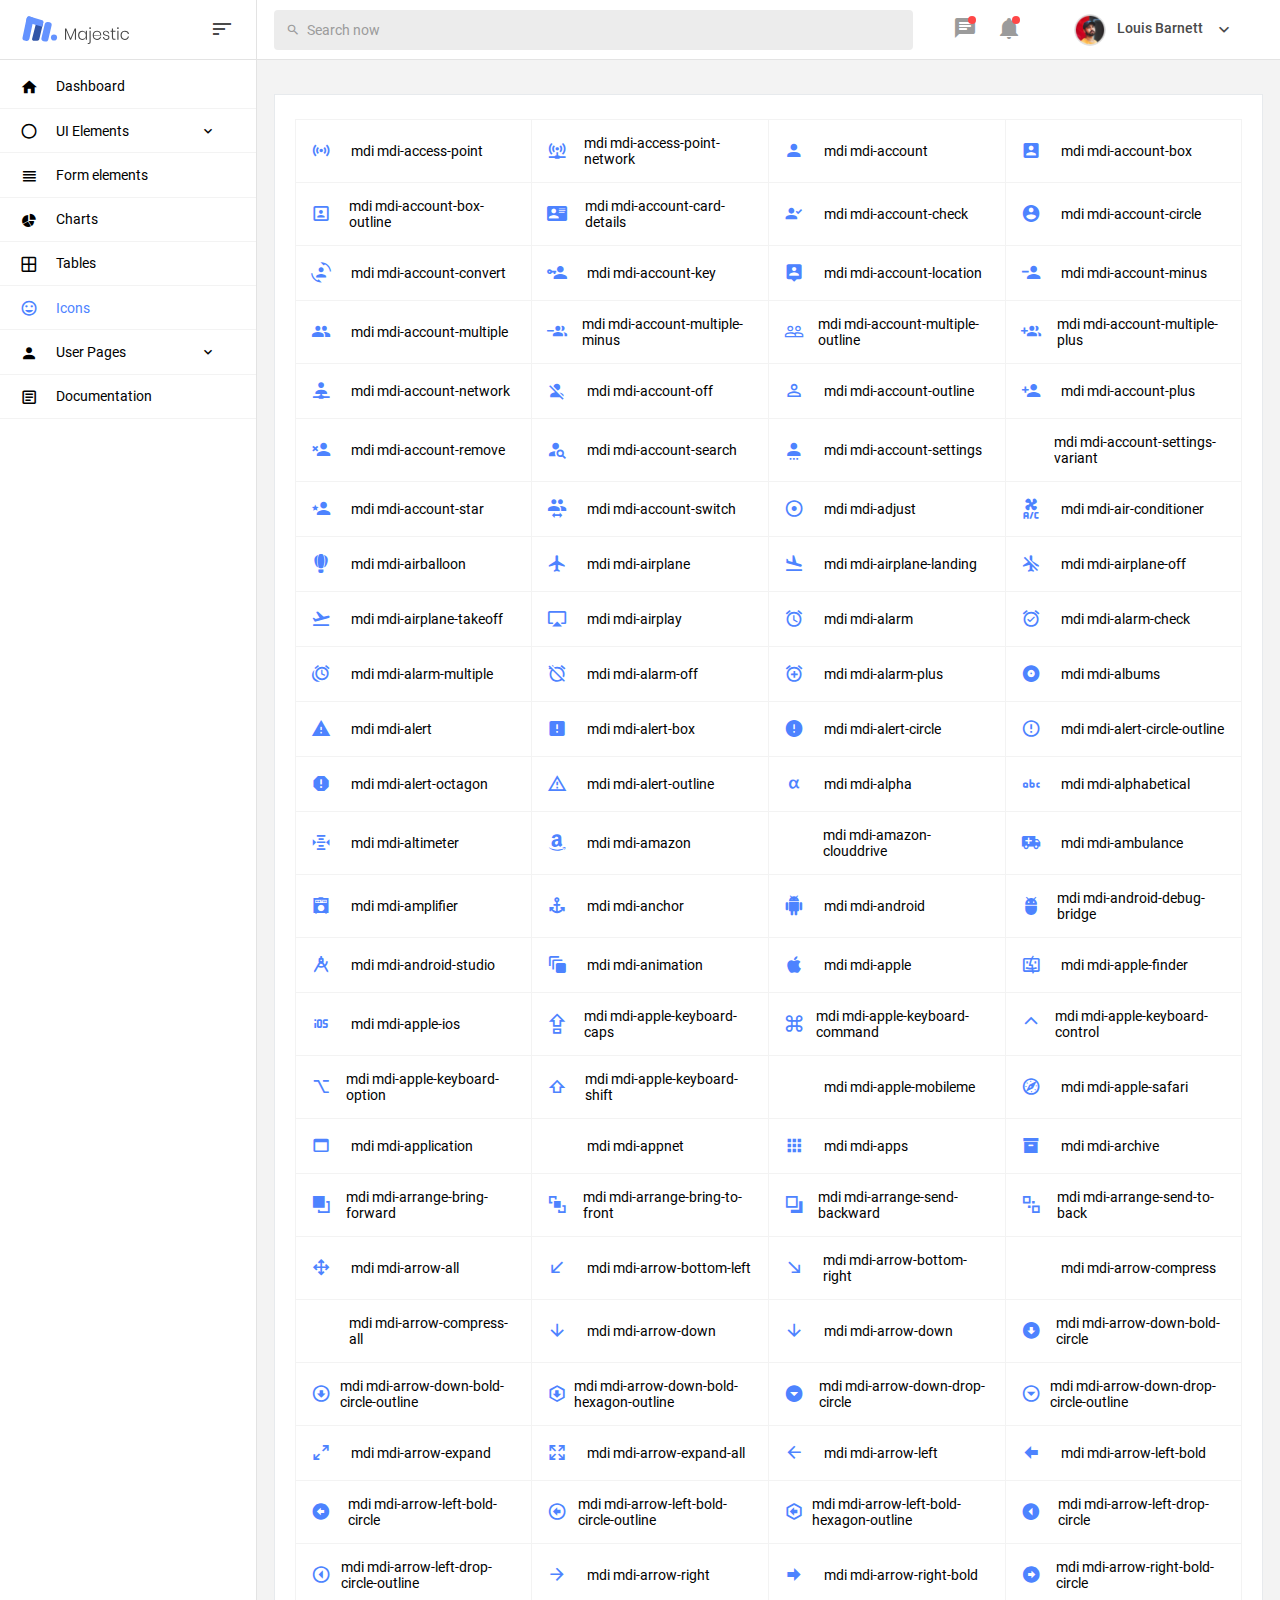
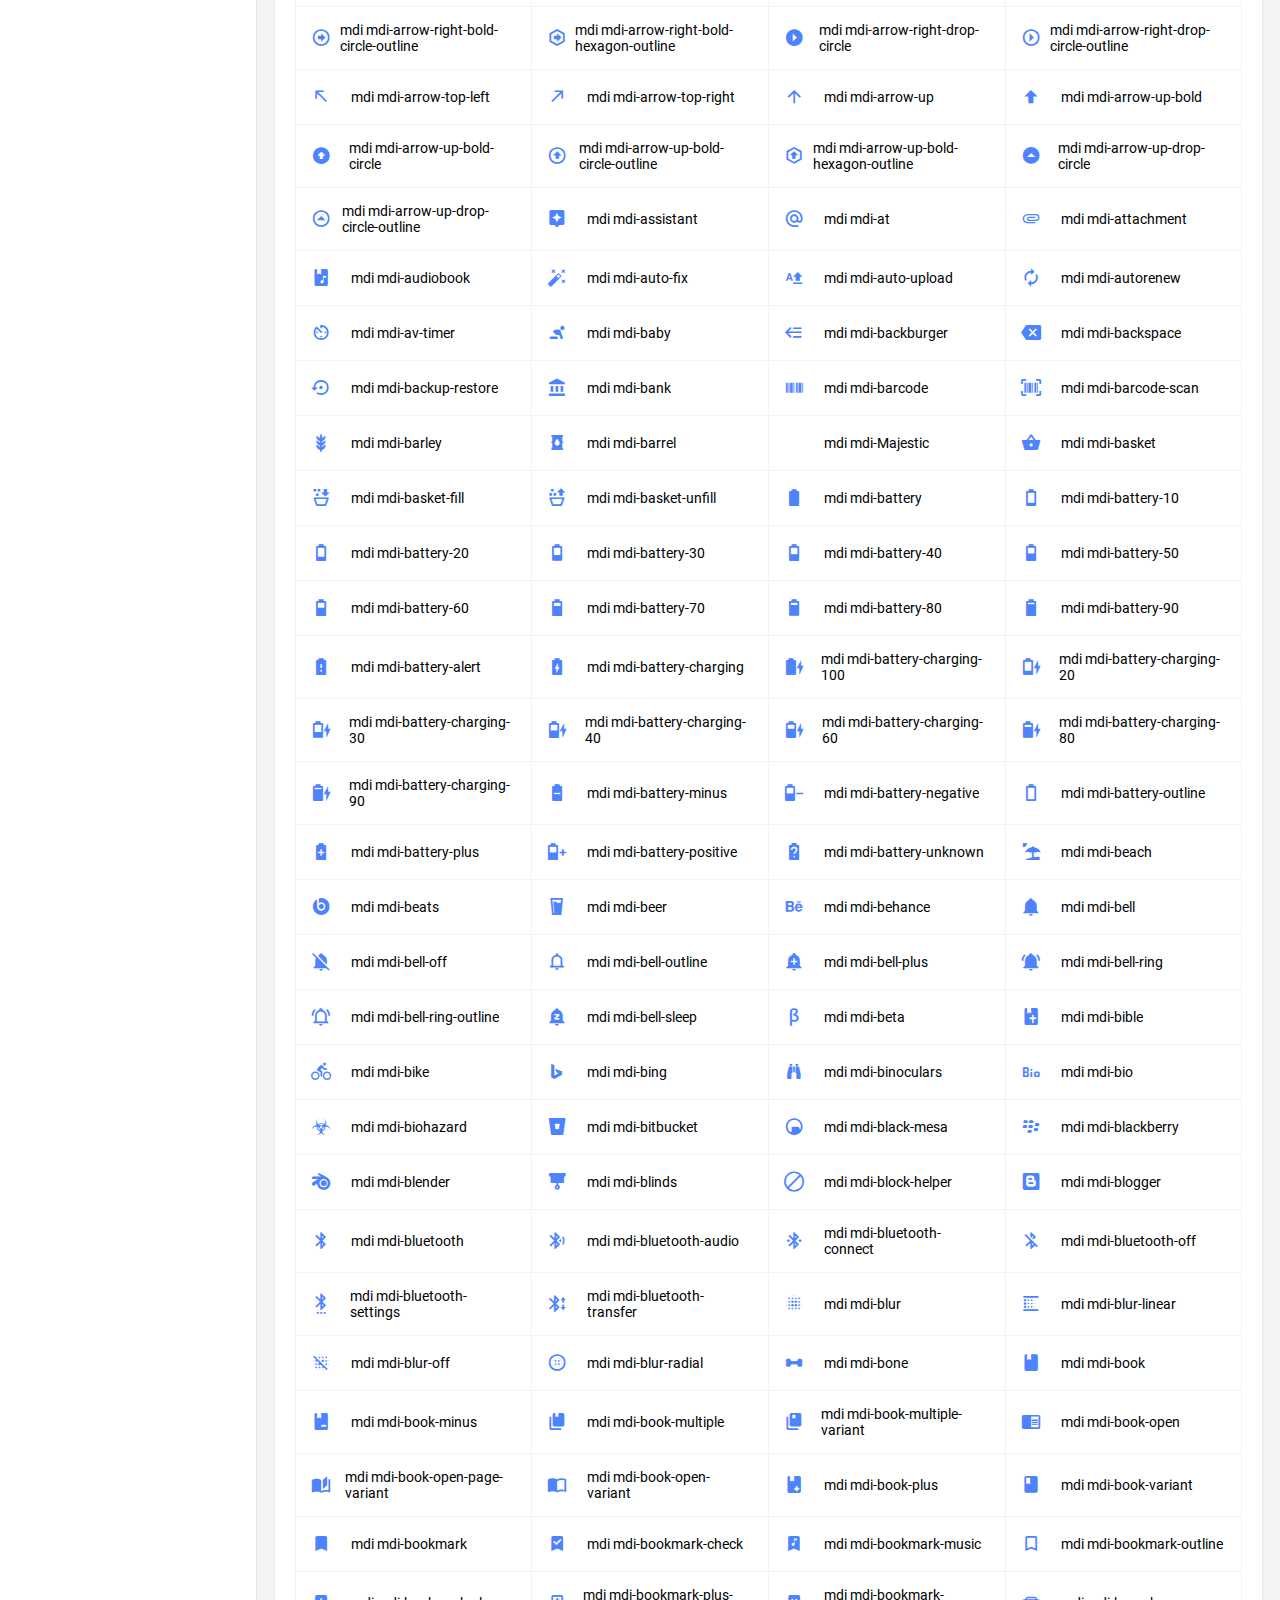
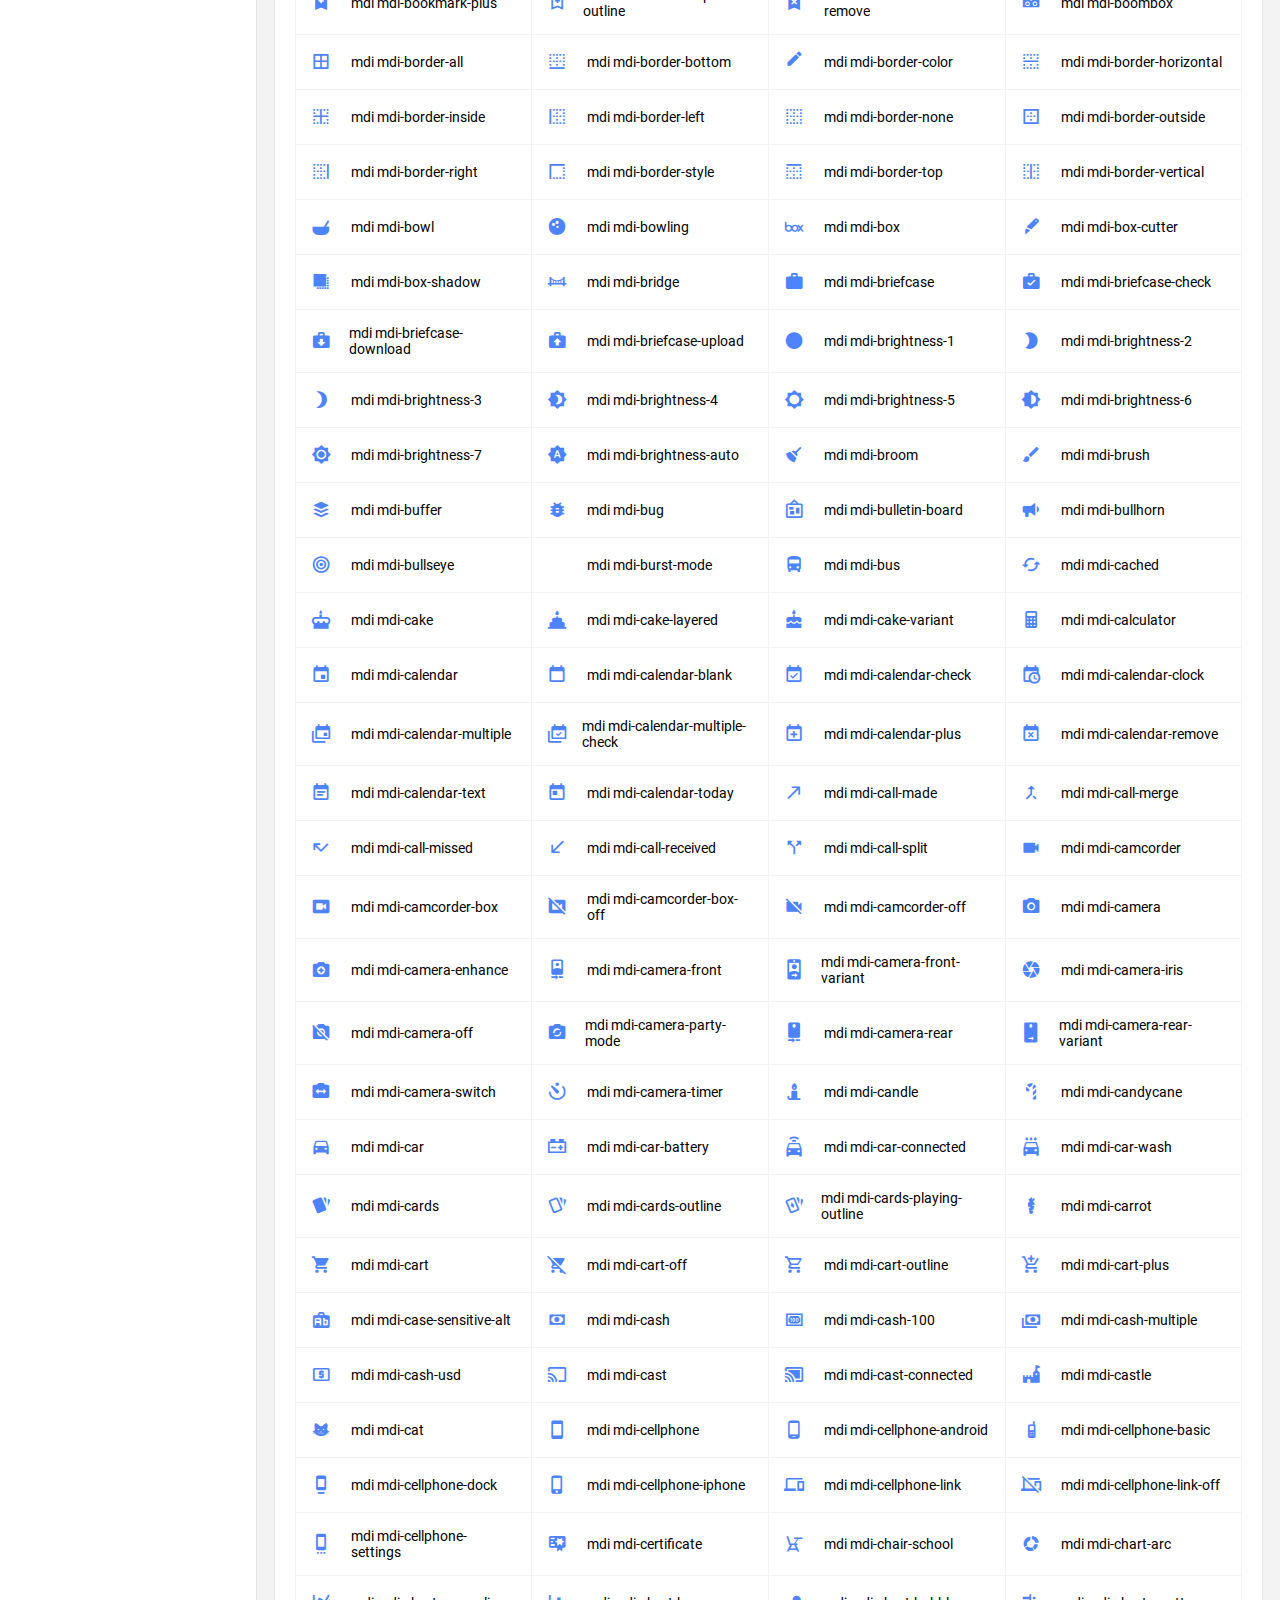
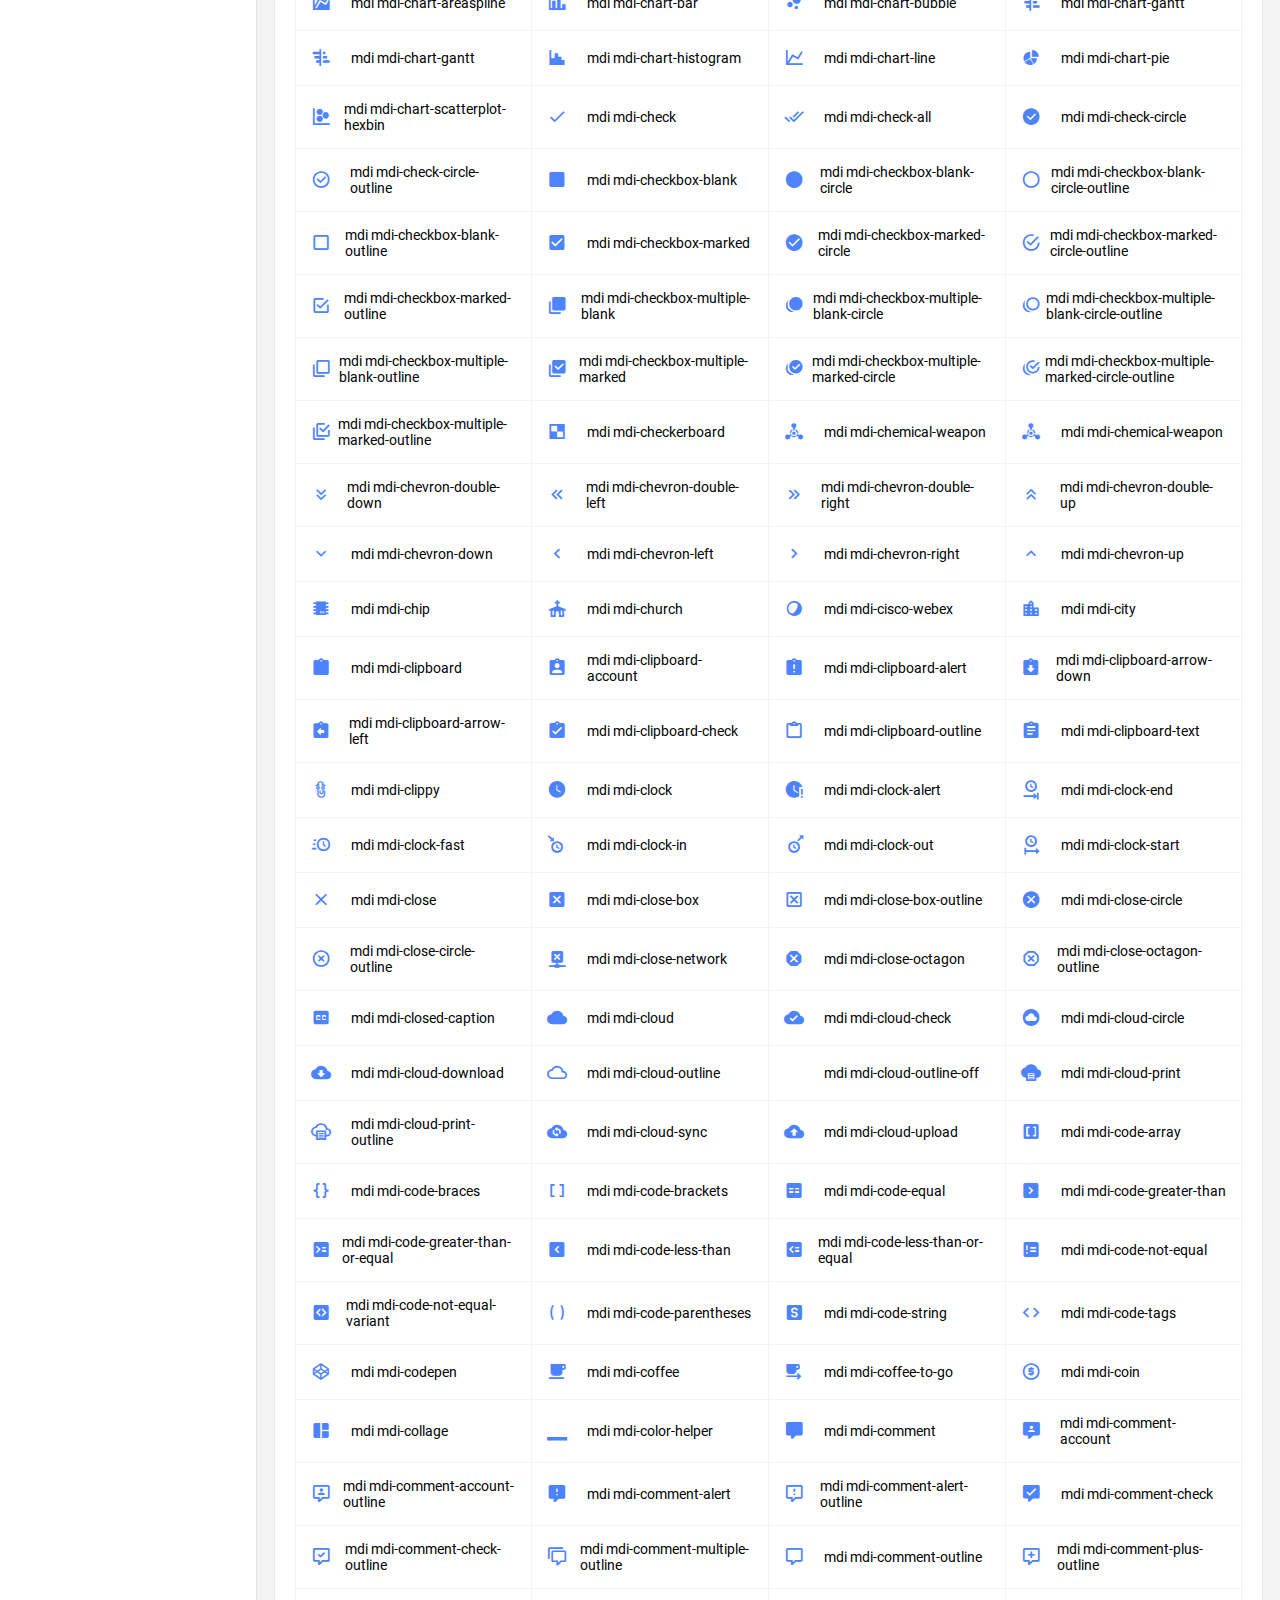
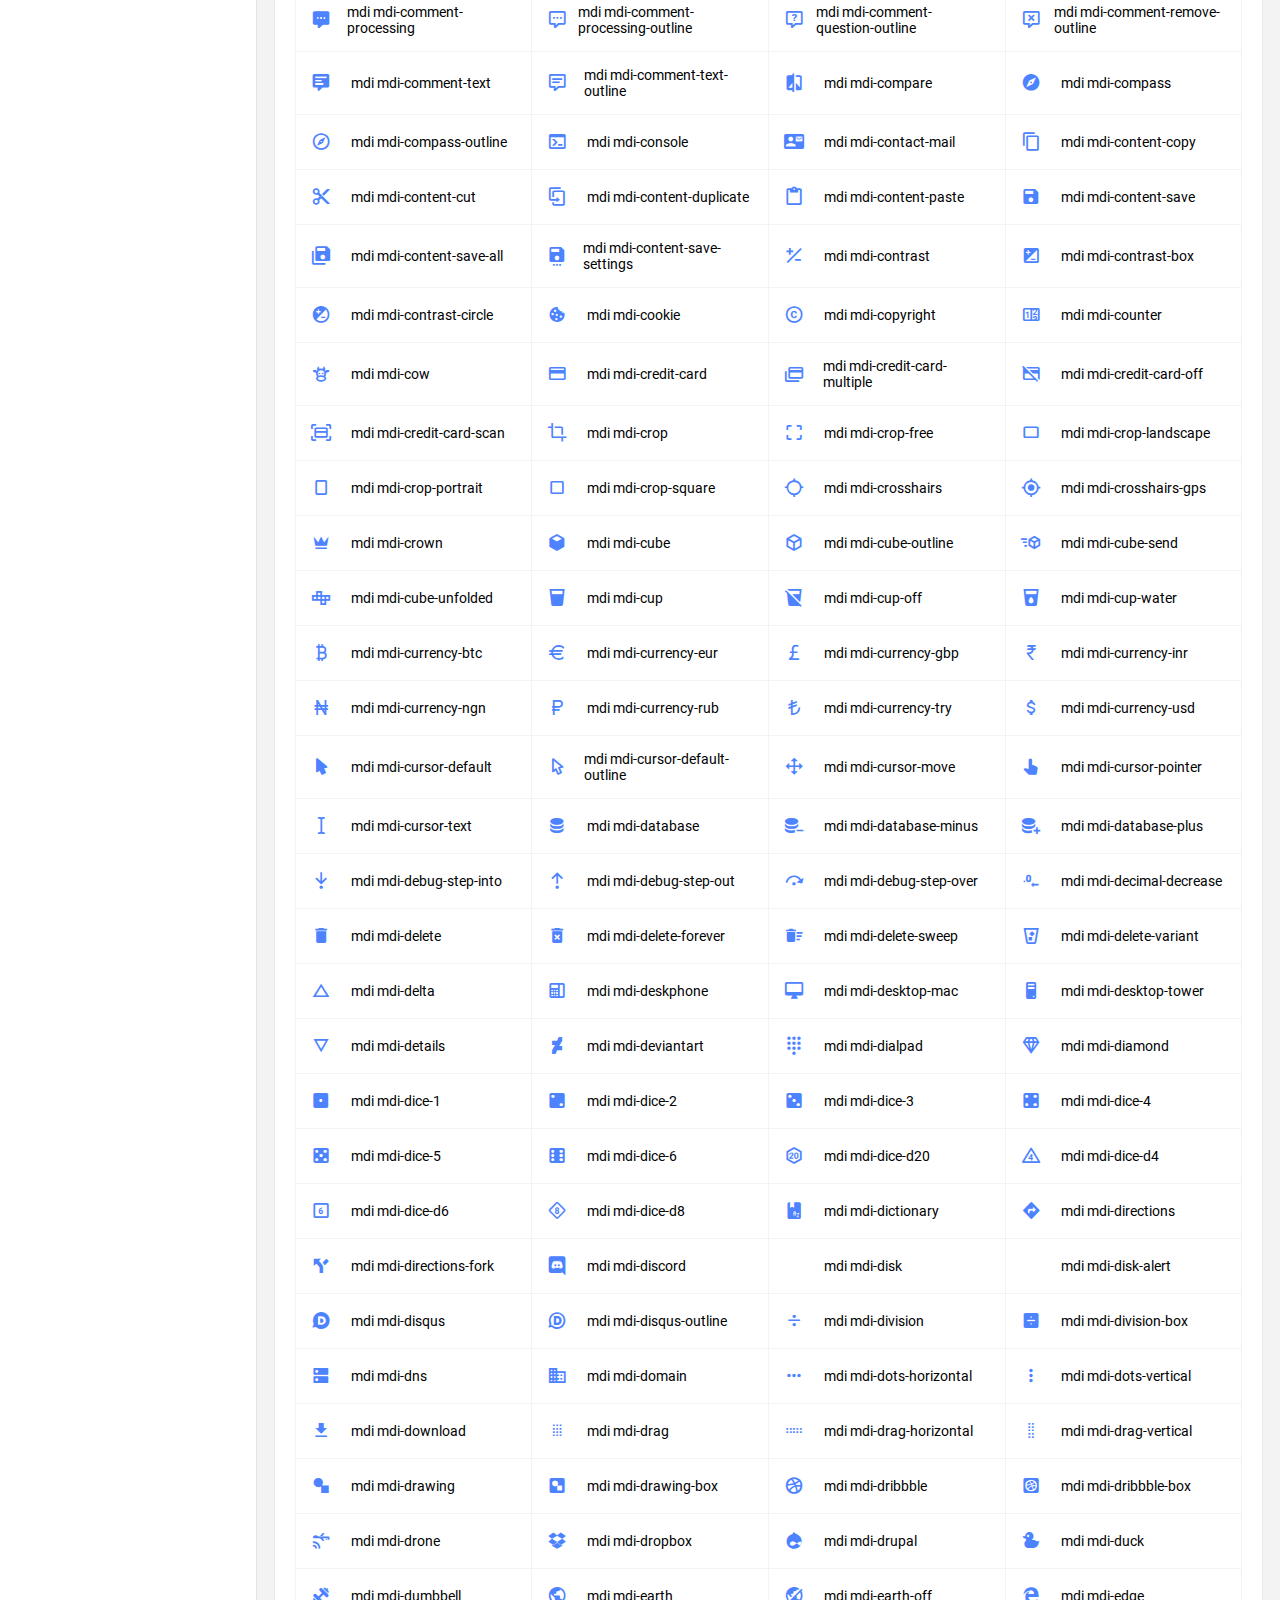
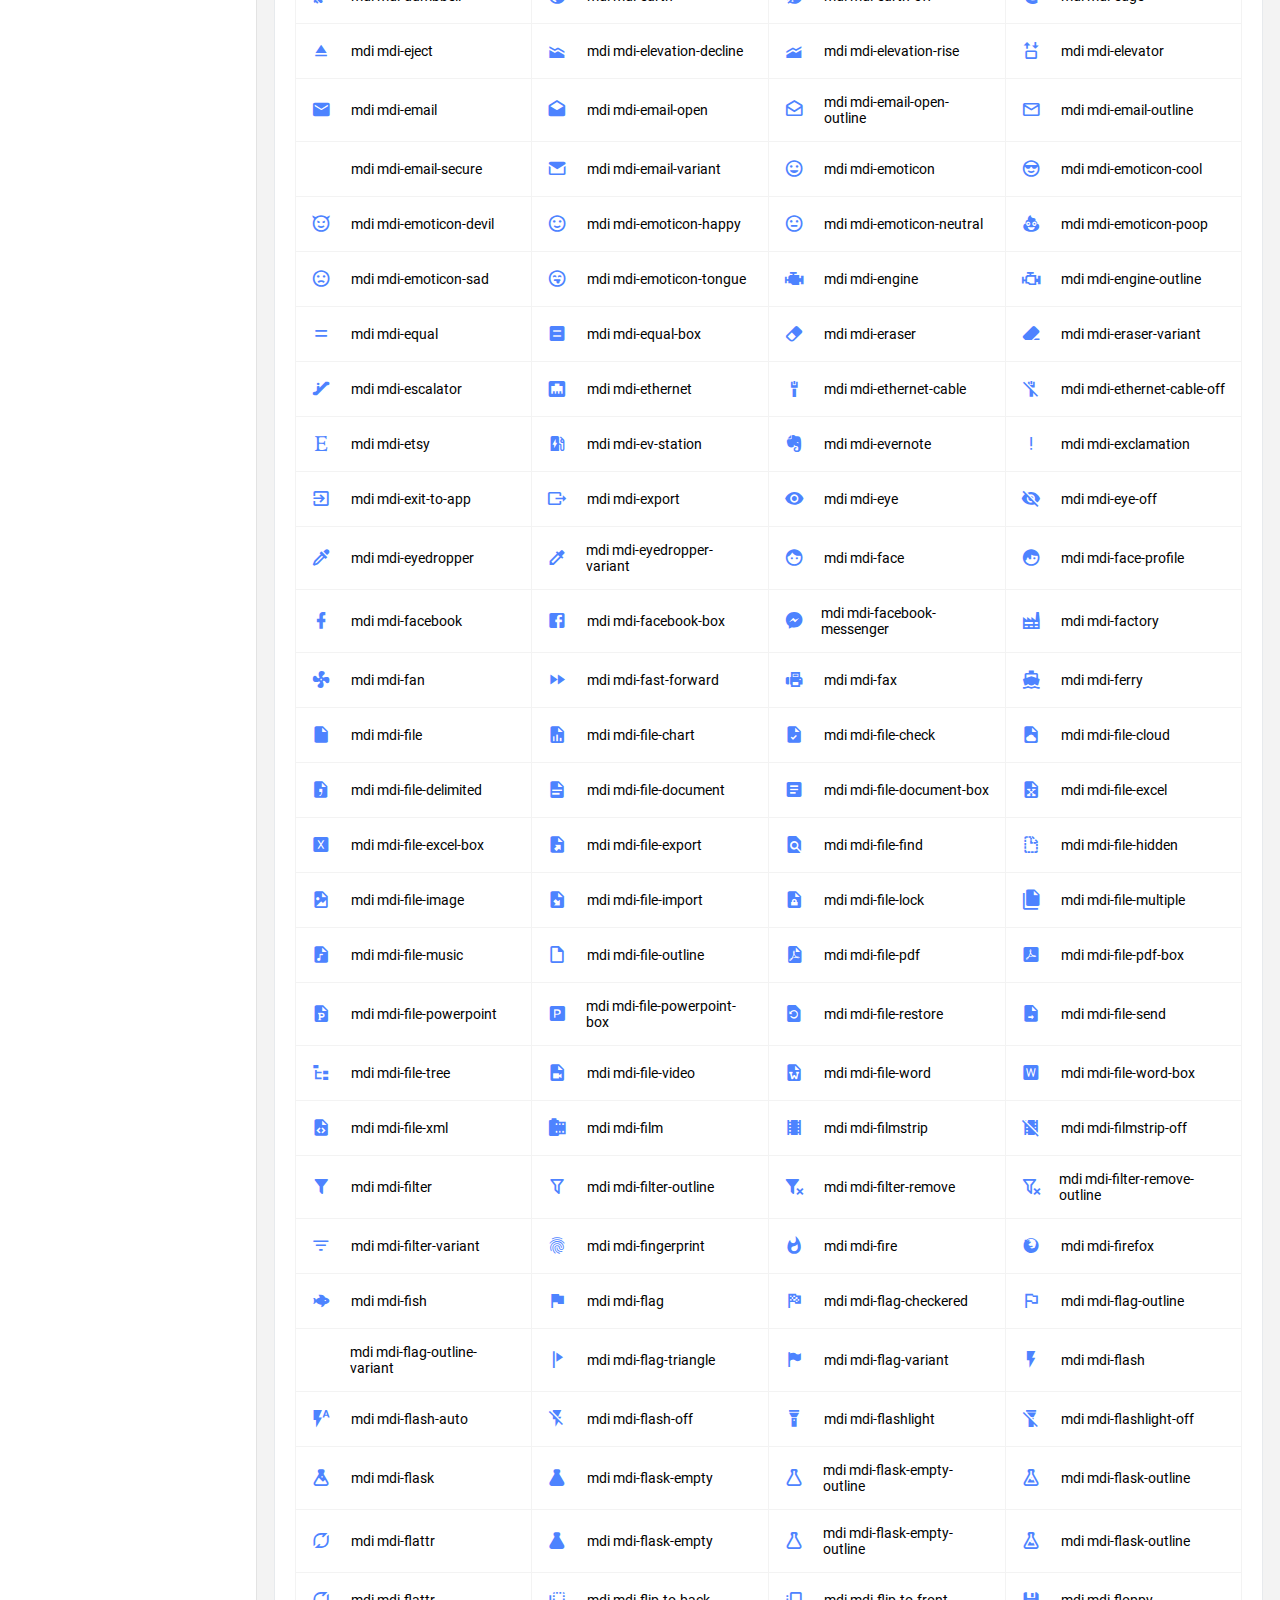
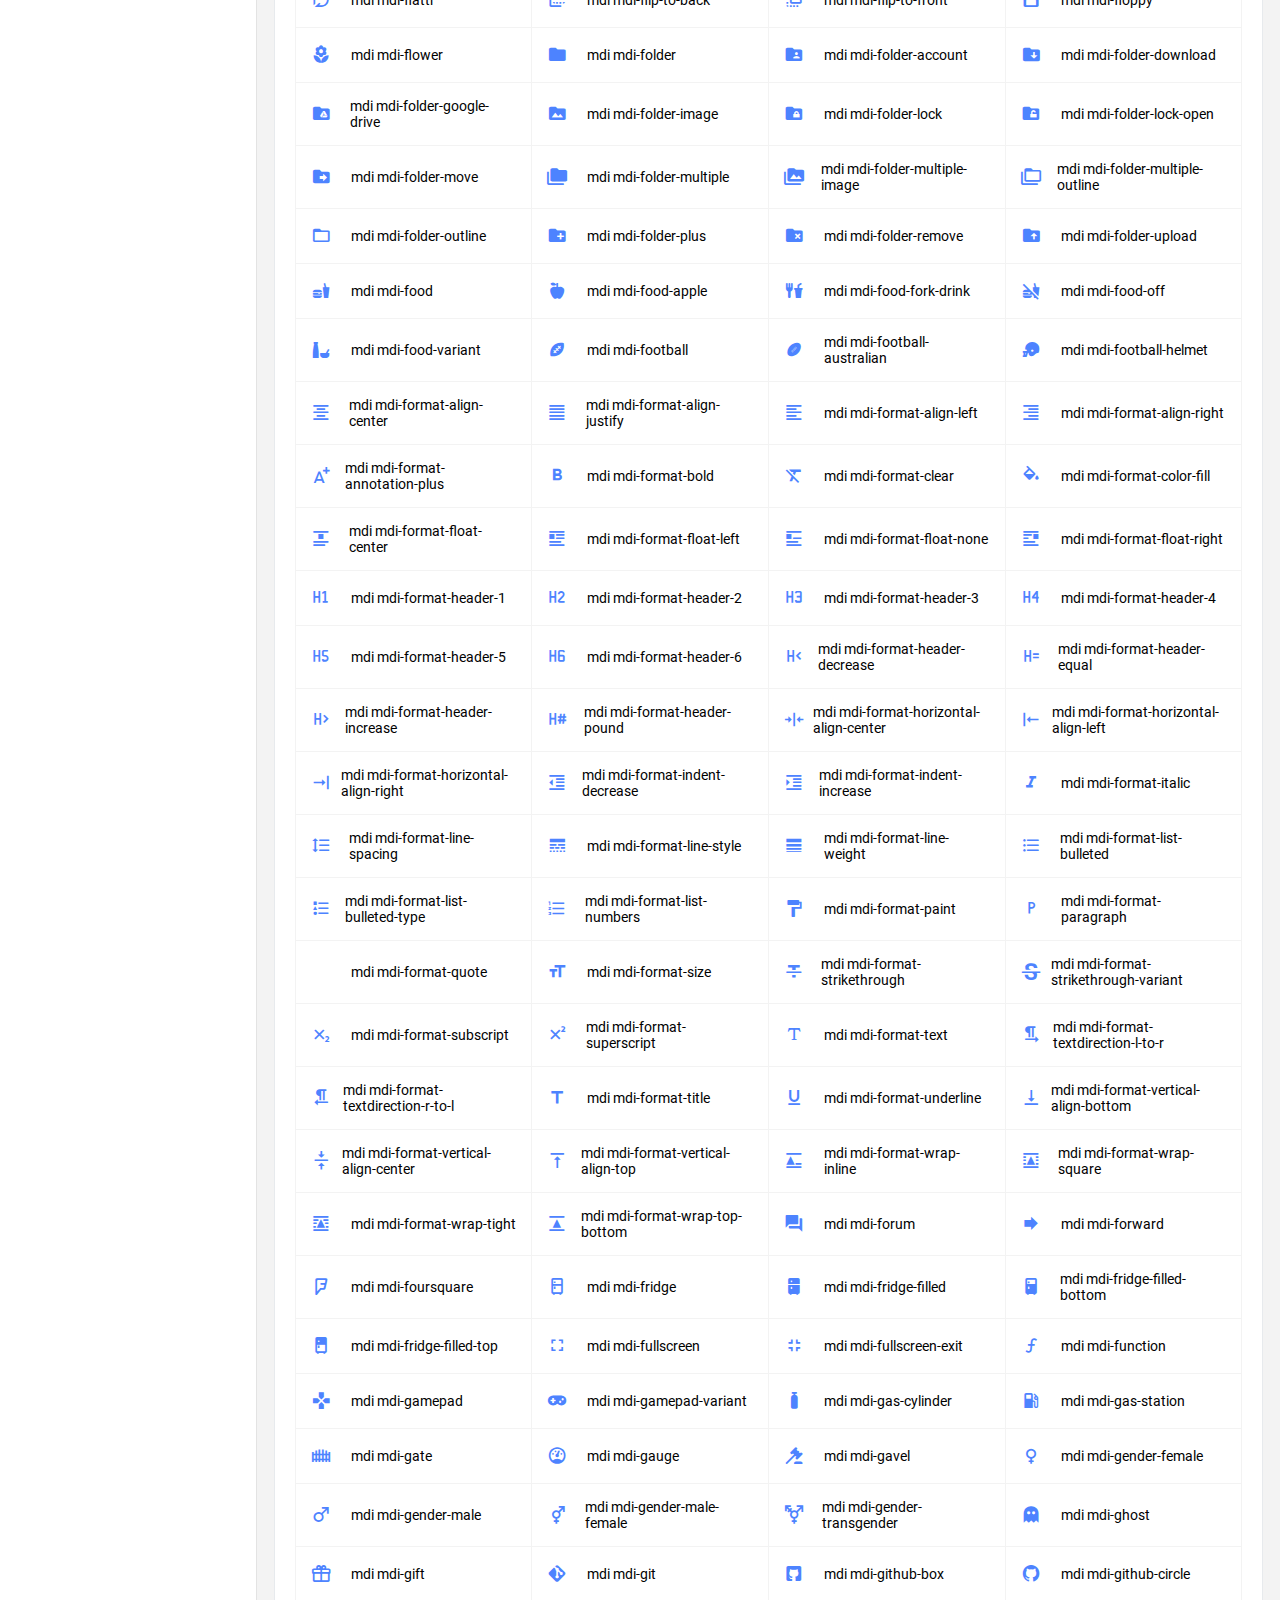
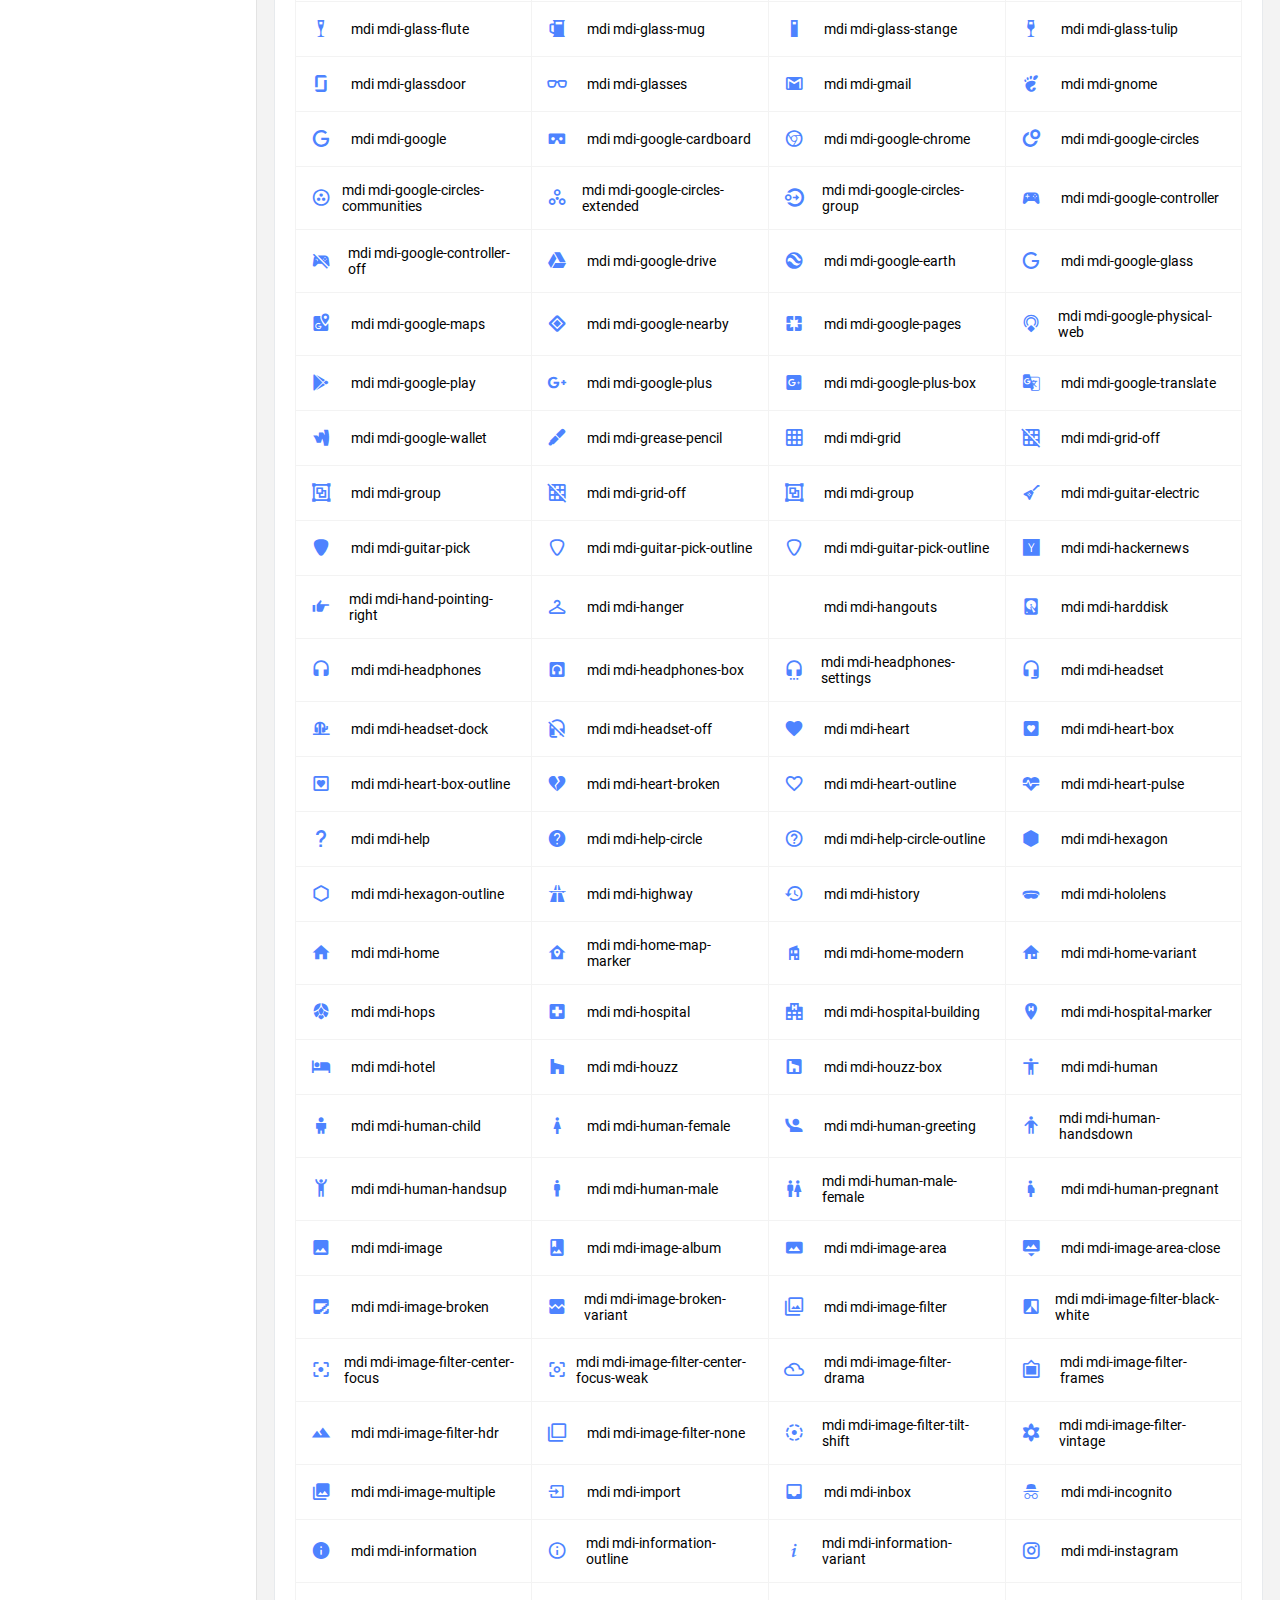
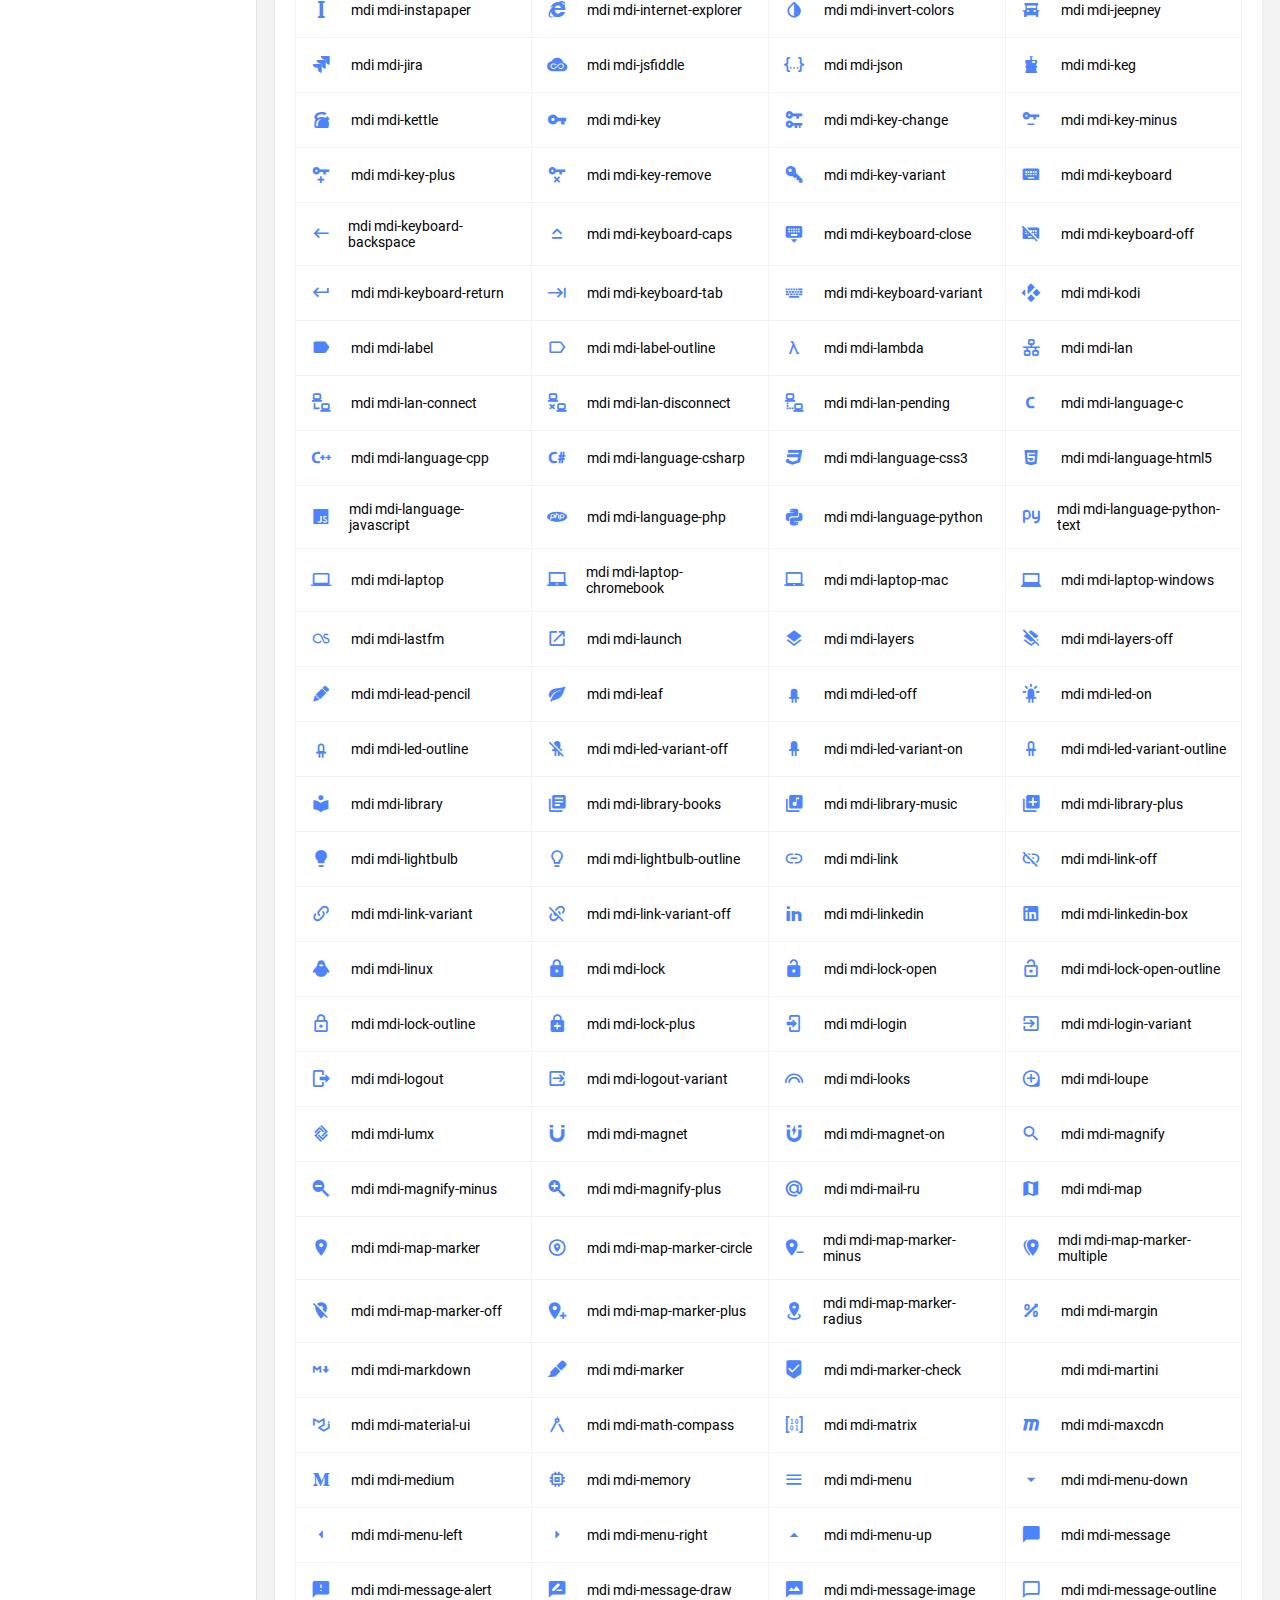
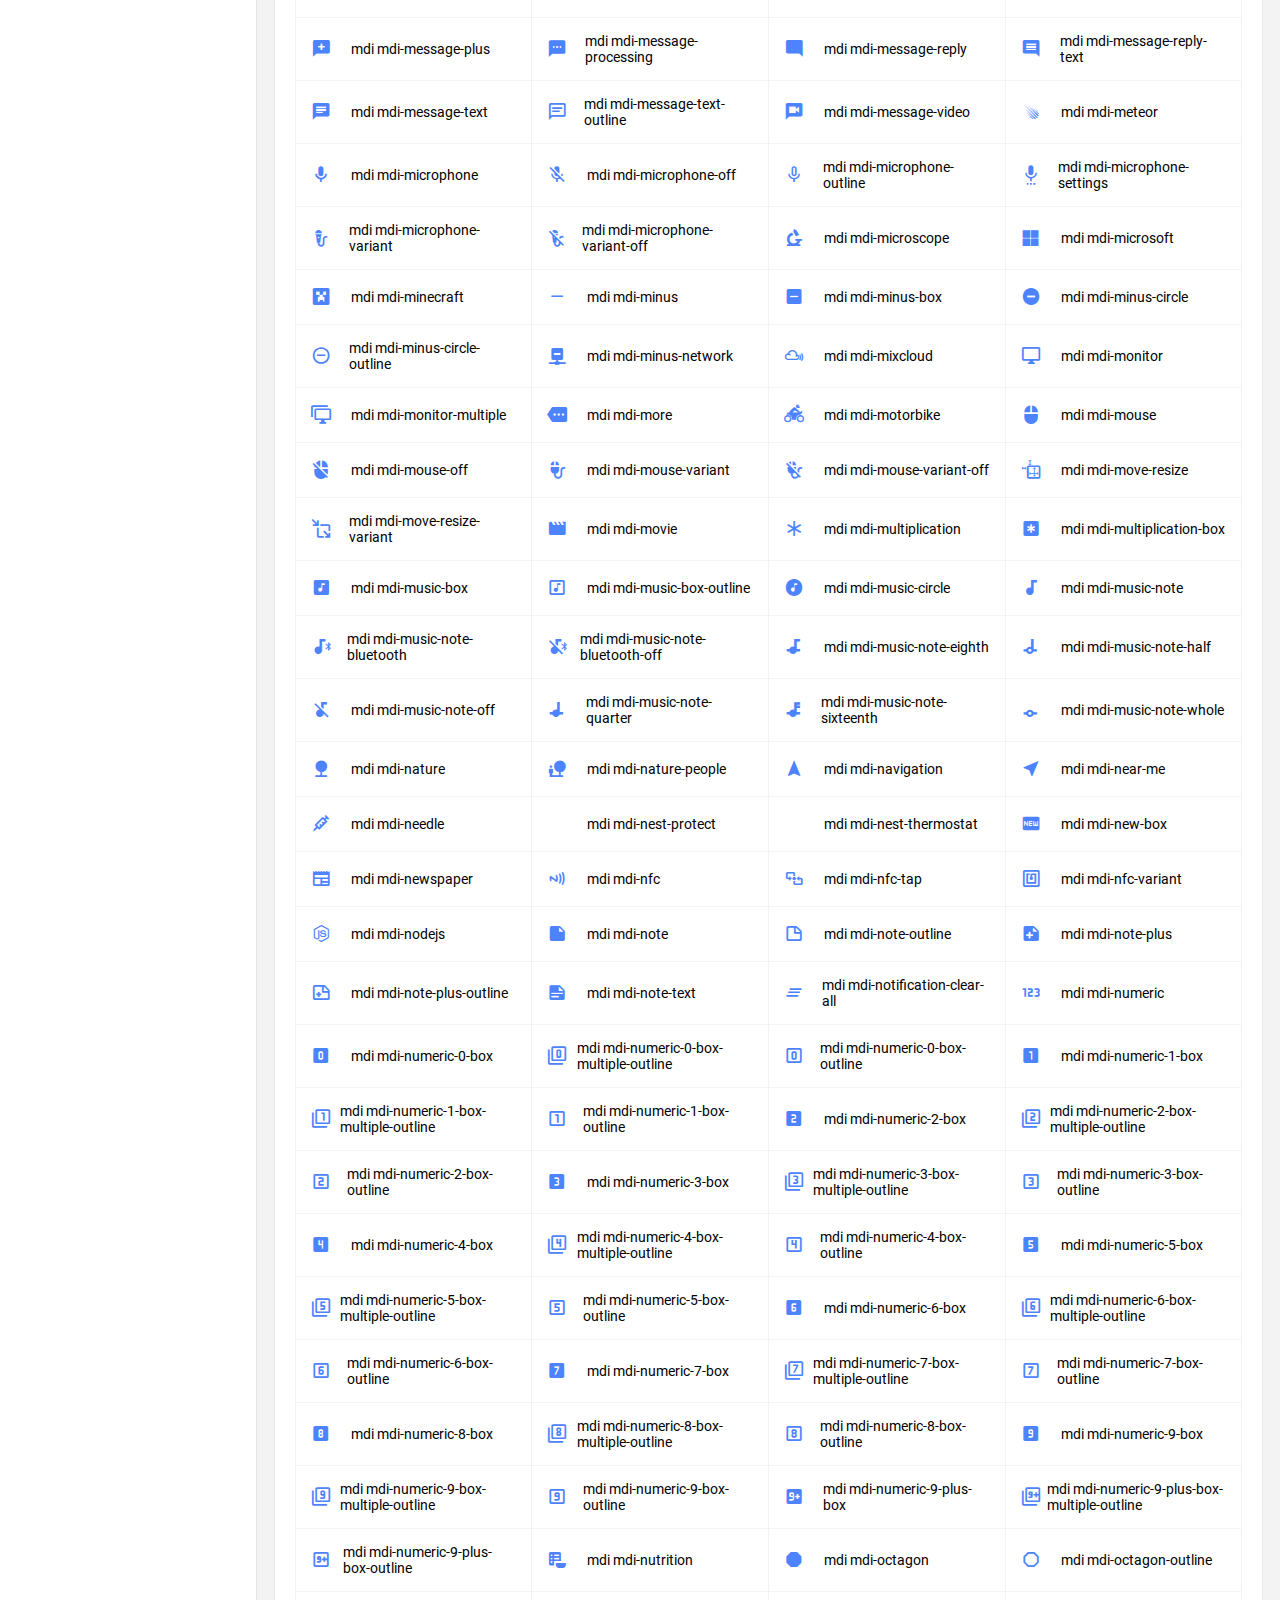
<file: workspace/sys-vendas/src/main/webapp/magestic/pages/icons/mdi.html>
<!DOCTYPE html>
<html lang="en">

<head>
  <!-- Required meta tags -->
  <meta charset="utf-8">
  <meta name="viewport" content="width=device-width, initial-scale=1, shrink-to-fit=no">
  <title>Majestic Admin</title>
  <!-- plugins:css -->
  <link rel="stylesheet" href="../../vendors/mdi/css/materialdesignicons.min.css">
  <link rel="stylesheet" href="../../vendors/base/vendor.bundle.base.css">
  <!-- endinject -->
  <!-- inject:css -->
  <link rel="stylesheet" href="../../css/style.css">
  <!-- endinject -->
  <link rel="shortcut icon" href="../../images/favicon.png" />
</head>

<body>
  <div class=" container-scroller">
    <!-- partial:../../partials/_navbar.html -->
    <nav class="navbar col-lg-12 col-12 p-0 fixed-top d-flex flex-row">
            <div class="navbar-brand-wrapper d-flex justify-content-center">
        <div class="navbar-brand-inner-wrapper d-flex justify-content-between align-items-center w-100">  
          <a class="navbar-brand brand-logo" href="../../index.html"><img src="../../images/logo.svg" alt="logo"/></a>
          <a class="navbar-brand brand-logo-mini" href="../../index.html"><img src="../../images/logo-mini.svg" alt="logo"/></a>
          <button class="navbar-toggler navbar-toggler align-self-center" type="button" data-toggle="minimize">
            <span class="mdi mdi-sort-variant"></span>
          </button>
        </div>  
      </div>
      <div class="navbar-menu-wrapper d-flex align-items-center justify-content-end">
        <ul class="navbar-nav mr-lg-4 w-100">
          <li class="nav-item nav-search d-none d-lg-block w-100">
            <div class="input-group">
              <div class="input-group-prepend">
                <span class="input-group-text" id="search">
                  <i class="mdi mdi-magnify"></i>
                </span>
              </div>
              <input type="text" class="form-control" placeholder="Search now" aria-label="search" aria-describedby="search">
            </div>
          </li>
        </ul>
        <ul class="navbar-nav navbar-nav-right">
          <li class="nav-item dropdown mr-1">
            <a class="nav-link count-indicator dropdown-toggle d-flex justify-content-center align-items-center" id="messageDropdown" href="#" data-toggle="dropdown">
              <i class="mdi mdi-message-text mx-0"></i>
              <span class="count"></span>
            </a>
            <div class="dropdown-menu dropdown-menu-right navbar-dropdown" aria-labelledby="messageDropdown">
              <p class="mb-0 font-weight-normal float-left dropdown-header">Messages</p>
              <a class="dropdown-item">
                <div class="item-thumbnail">
                    <img src="../../images/faces/face4.jpg" alt="image" class="profile-pic">
                </div>
                <div class="item-content flex-grow">
                  <h6 class="ellipsis font-weight-normal">David Grey
                  </h6>
                  <p class="font-weight-light small-text text-muted mb-0">
                    The meeting is cancelled
                  </p>
                </div>
              </a>
              <a class="dropdown-item">
                <div class="item-thumbnail">
                    <img src="../../images/faces/face2.jpg" alt="image" class="profile-pic">
                </div>
                <div class="item-content flex-grow">
                  <h6 class="ellipsis font-weight-normal">Tim Cook
                  </h6>
                  <p class="font-weight-light small-text text-muted mb-0">
                    New product launch
                  </p>
                </div>
              </a>
              <a class="dropdown-item">
                <div class="item-thumbnail">
                    <img src="../../images/faces/face3.jpg" alt="image" class="profile-pic">
                </div>
                <div class="item-content flex-grow">
                  <h6 class="ellipsis font-weight-normal"> Johnson
                  </h6>
                  <p class="font-weight-light small-text text-muted mb-0">
                    Upcoming board meeting
                  </p>
                </div>
              </a>
            </div>
          </li>
          <li class="nav-item dropdown mr-4">
            <a class="nav-link count-indicator dropdown-toggle d-flex align-items-center justify-content-center notification-dropdown" id="notificationDropdown" href="#" data-toggle="dropdown">
              <i class="mdi mdi-bell mx-0"></i>
              <span class="count"></span>
            </a>
            <div class="dropdown-menu dropdown-menu-right navbar-dropdown" aria-labelledby="notificationDropdown">
              <p class="mb-0 font-weight-normal float-left dropdown-header">Notifications</p>
              <a class="dropdown-item">
                <div class="item-thumbnail">
                  <div class="item-icon bg-success">
                    <i class="mdi mdi-information mx-0"></i>
                  </div>
                </div>
                <div class="item-content">
                  <h6 class="font-weight-normal">Application Error</h6>
                  <p class="font-weight-light small-text mb-0 text-muted">
                    Just now
                  </p>
                </div>
              </a>
              <a class="dropdown-item">
                <div class="item-thumbnail">
                  <div class="item-icon bg-warning">
                    <i class="mdi mdi-settings mx-0"></i>
                  </div>
                </div>
                <div class="item-content">
                  <h6 class="font-weight-normal">Settings</h6>
                  <p class="font-weight-light small-text mb-0 text-muted">
                    Private message
                  </p>
                </div>
              </a>
              <a class="dropdown-item">
                <div class="item-thumbnail">
                  <div class="item-icon bg-info">
                    <i class="mdi mdi-account-box mx-0"></i>
                  </div>
                </div>
                <div class="item-content">
                  <h6 class="font-weight-normal">New user registration</h6>
                  <p class="font-weight-light small-text mb-0 text-muted">
                    2 days ago
                  </p>
                </div>
              </a>
            </div>
          </li>
          <li class="nav-item nav-profile dropdown">
            <a class="nav-link dropdown-toggle" href="#" data-toggle="dropdown" id="profileDropdown">
              <img src="../../images/faces/face5.jpg" alt="profile"/>
              <span class="nav-profile-name">Louis Barnett</span>
            </a>
            <div class="dropdown-menu dropdown-menu-right navbar-dropdown" aria-labelledby="profileDropdown">
              <a class="dropdown-item">
                <i class="mdi mdi-settings text-primary"></i>
                Settings
              </a>
              <a class="dropdown-item">
                <i class="mdi mdi-logout text-primary"></i>
                Logout
              </a>
            </div>
          </li>
        </ul>
        <button class="navbar-toggler navbar-toggler-right d-lg-none align-self-center" type="button" data-toggle="offcanvas">
          <span class="mdi mdi-menu"></span>
        </button>
      </div>
    </nav>
    <!-- partial -->
    <div class="container-fluid page-body-wrapper">
      <!-- partial:../../partials/_sidebar.html -->
      <nav class="sidebar sidebar-offcanvas" id="sidebar">
        <ul class="nav">
          <li class="nav-item">
            <a class="nav-link" href="../../index.html">
              <i class="mdi mdi-home menu-icon"></i>
              <span class="menu-title">Dashboard</span>
            </a>
          </li>
          <li class="nav-item">
            <a class="nav-link" data-toggle="collapse" href="#ui-basic" aria-expanded="false" aria-controls="ui-basic">
              <i class="mdi mdi-circle-outline menu-icon"></i>
              <span class="menu-title">UI Elements</span>
              <i class="menu-arrow"></i>
            </a>
            <div class="collapse" id="ui-basic">
              <ul class="nav flex-column sub-menu">
                <li class="nav-item"> <a class="nav-link" href="../../pages/ui-features/buttons.html">Buttons</a></li>
                <li class="nav-item"> <a class="nav-link" href="../../pages/ui-features/typography.html">Typography</a></li>
              </ul>
            </div>
          </li>
          <li class="nav-item">
            <a class="nav-link" href="../../pages/forms/basic_elements.html">
              <i class="mdi mdi-view-headline menu-icon"></i>
              <span class="menu-title">Form elements</span>
            </a>
          </li>
          <li class="nav-item">
            <a class="nav-link" href="../../pages/charts/chartjs.html">
              <i class="mdi mdi-chart-pie menu-icon"></i>
              <span class="menu-title">Charts</span>
            </a>
          </li>
          <li class="nav-item">
            <a class="nav-link" href="../../pages/tables/basic-table.html">
              <i class="mdi mdi-grid-large menu-icon"></i>
              <span class="menu-title">Tables</span>
            </a>
          </li>
          <li class="nav-item">
            <a class="nav-link" href="../../pages/icons/mdi.html">
              <i class="mdi mdi-emoticon menu-icon"></i>
              <span class="menu-title">Icons</span>
            </a>
          </li>
          <li class="nav-item">
            <a class="nav-link" data-toggle="collapse" href="#auth" aria-expanded="false" aria-controls="auth">
              <i class="mdi mdi-account menu-icon"></i>
              <span class="menu-title">User Pages</span>
              <i class="menu-arrow"></i>
            </a>
            <div class="collapse" id="auth">
              <ul class="nav flex-column sub-menu">
                <li class="nav-item"> <a class="nav-link" href="../../pages/samples/login.html"> Login </a></li>
                <li class="nav-item"> <a class="nav-link" href="../../pages/samples/login-2.html"> Login 2 </a></li>
                <li class="nav-item"> <a class="nav-link" href="../../pages/samples/register.html"> Register </a></li>
                <li class="nav-item"> <a class="nav-link" href="../../pages/samples/register-2.html"> Register 2 </a></li>
                <li class="nav-item"> <a class="nav-link" href="../../pages/samples/lock-screen.html"> Lockscreen </a></li>
              </ul>
            </div>
          </li>
          <li class="nav-item">
            <a class="nav-link" href="../../documentation/documentation.html">
              <i class="mdi mdi-file-document-box-outline menu-icon"></i>
              <span class="menu-title">Documentation</span>
            </a>
          </li>
        </ul>
      </nav>
      <!-- partial -->
      <div class="main-panel">        
        <div class="content-wrapper">
          <div class="row">
            <div class="col-lg-12 grid-margin">
              <div class="card">
                <div class="card-body">
                  <div class="row icons-list">
                    <div class="col-sm-6 col-md-4 col-lg-3">
                        <i class="mdi mdi-access-point"></i> mdi mdi-access-point
                    </div>
                    <div class="col-sm-6 col-md-4 col-lg-3">
                        <i class="mdi mdi-access-point-network"></i> mdi mdi-access-point-network
                    </div>
                    <div class="col-sm-6 col-md-4 col-lg-3">
                        <i class="mdi mdi-account"></i> mdi mdi-account
                    </div>
                    <div class="col-sm-6 col-md-4 col-lg-3">
                        <i class="mdi mdi-account-box"></i> mdi mdi-account-box
                    </div>
                    <div class="col-sm-6 col-md-4 col-lg-3">
                        <i class="mdi mdi-account-box-outline"></i> mdi mdi-account-box-outline
                    </div>
                    <div class="col-sm-6 col-md-4 col-lg-3">
                        <i class="mdi mdi-account-card-details"></i> mdi mdi-account-card-details
                    </div>
                    <div class="col-sm-6 col-md-4 col-lg-3">
                        <i class="mdi mdi-account-check"></i> mdi mdi-account-check
                    </div>
                    <div class="col-sm-6 col-md-4 col-lg-3">
                        <i class="mdi mdi-account-circle"></i> mdi mdi-account-circle
                    </div>
                    <div class="col-sm-6 col-md-4 col-lg-3">
                        <i class="mdi mdi-account-convert"></i> mdi mdi-account-convert
                    </div>
                    <div class="col-sm-6 col-md-4 col-lg-3">
                        <i class="mdi mdi-account-key"></i> mdi mdi-account-key
                    </div>
                    <div class="col-sm-6 col-md-4 col-lg-3">
                        <i class="mdi mdi-account-location"></i> mdi mdi-account-location
                    </div>
                    <div class="col-sm-6 col-md-4 col-lg-3">
                        <i class="mdi mdi-account-minus"></i> mdi mdi-account-minus
                    </div>
                    <div class="col-sm-6 col-md-4 col-lg-3">
                        <i class="mdi mdi-account-multiple"></i> mdi mdi-account-multiple
                    </div>
                    <div class="col-sm-6 col-md-4 col-lg-3">
                        <i class="mdi mdi-account-multiple-minus"></i> mdi mdi-account-multiple-minus
                    </div>
                    <div class="col-sm-6 col-md-4 col-lg-3">
                        <i class="mdi mdi-account-multiple-outline"></i> mdi mdi-account-multiple-outline
                    </div>
                    <div class="col-sm-6 col-md-4 col-lg-3">
                        <i class="mdi mdi-account-multiple-plus"></i> mdi mdi-account-multiple-plus
                    </div>
                    <div class="col-sm-6 col-md-4 col-lg-3">
                        <i class="mdi mdi-account-network"></i> mdi mdi-account-network
                    </div>
                    <div class="col-sm-6 col-md-4 col-lg-3">
                        <i class="mdi mdi-account-off"></i> mdi mdi-account-off
                    </div>
                    <div class="col-sm-6 col-md-4 col-lg-3">
                        <i class="mdi mdi-account-outline"></i> mdi mdi-account-outline
                    </div>
                    <div class="col-sm-6 col-md-4 col-lg-3">
                        <i class="mdi mdi-account-plus"></i> mdi mdi-account-plus
                    </div>
                    <div class="col-sm-6 col-md-4 col-lg-3">
                        <i class="mdi mdi-account-remove"></i> mdi mdi-account-remove
                    </div>
                    <div class="col-sm-6 col-md-4 col-lg-3">
                        <i class="mdi mdi-account-search"></i> mdi mdi-account-search
                    </div>
                    <div class="col-sm-6 col-md-4 col-lg-3">
                        <i class="mdi mdi-account-settings"></i> mdi mdi-account-settings
                    </div>
                    <div class="col-sm-6 col-md-4 col-lg-3">
                        <i class="mdi mdi-account-settings-variant"></i> mdi mdi-account-settings-variant
                    </div>
                    <div class="col-sm-6 col-md-4 col-lg-3">
                        <i class="mdi mdi-account-star"></i> mdi mdi-account-star
                    </div>
                    <div class="col-sm-6 col-md-4 col-lg-3">
                        <i class="mdi mdi-account-switch"></i> mdi mdi-account-switch
                    </div>
                    <div class="col-sm-6 col-md-4 col-lg-3">
                        <i class="mdi mdi-adjust"></i> mdi mdi-adjust
                    </div>
                    <div class="col-sm-6 col-md-4 col-lg-3">
                        <i class="mdi mdi-air-conditioner"></i> mdi mdi-air-conditioner
                    </div>
                    <div class="col-sm-6 col-md-4 col-lg-3">
                        <i class="mdi mdi-airballoon"></i> mdi mdi-airballoon
                    </div>
                    <div class="col-sm-6 col-md-4 col-lg-3">
                        <i class="mdi mdi-airplane"></i> mdi mdi-airplane
                    </div>
                    <div class="col-sm-6 col-md-4 col-lg-3">
                        <i class="mdi mdi-airplane-landing"></i> mdi mdi-airplane-landing
                    </div>
                    <div class="col-sm-6 col-md-4 col-lg-3">
                        <i class="mdi mdi-airplane-off"></i> mdi mdi-airplane-off
                    </div>
                    <div class="col-sm-6 col-md-4 col-lg-3">
                        <i class="mdi mdi-airplane-takeoff"></i> mdi mdi-airplane-takeoff
                    </div>
                    <div class="col-sm-6 col-md-4 col-lg-3">
                        <i class="mdi mdi-airplay"></i> mdi mdi-airplay
                    </div>
                    <div class="col-sm-6 col-md-4 col-lg-3">
                        <i class="mdi mdi-alarm"></i> mdi mdi-alarm
                    </div>
                    <div class="col-sm-6 col-md-4 col-lg-3">
                        <i class="mdi mdi-alarm-check"></i> mdi mdi-alarm-check
                    </div>
                    <div class="col-sm-6 col-md-4 col-lg-3">
                        <i class="mdi mdi-alarm-multiple"></i> mdi mdi-alarm-multiple
                    </div>
                    <div class="col-sm-6 col-md-4 col-lg-3">
                        <i class="mdi mdi-alarm-off"></i> mdi mdi-alarm-off
                    </div>
                    <div class="col-sm-6 col-md-4 col-lg-3">
                        <i class="mdi mdi-alarm-plus"></i> mdi mdi-alarm-plus
                    </div>
                    <div class="col-sm-6 col-md-4 col-lg-3">
                        <i class="mdi mdi-album"></i> mdi mdi-albums
                    </div>
                    <div class="col-sm-6 col-md-4 col-lg-3">
                        <i class="mdi mdi-alert"></i> mdi mdi-alert
                    </div>
                    <div class="col-sm-6 col-md-4 col-lg-3">
                        <i class="mdi mdi-alert-box"></i> mdi mdi-alert-box
                    </div>
                    <div class="col-sm-6 col-md-4 col-lg-3">
                        <i class="mdi mdi-alert-circle"></i> mdi mdi-alert-circle
                    </div>
                    <div class="col-sm-6 col-md-4 col-lg-3">
                        <i class="mdi mdi-alert-circle-outline"></i> mdi mdi-alert-circle-outline
                    </div>
                    <div class="col-sm-6 col-md-4 col-lg-3">
                        <i class="mdi mdi-alert-octagon"></i> mdi mdi-alert-octagon
                    </div>
                    <div class="col-sm-6 col-md-4 col-lg-3">
                        <i class="mdi mdi-alert-outline"></i> mdi mdi-alert-outline
                    </div>
                    <div class="col-sm-6 col-md-4 col-lg-3">
                        <i class="mdi mdi-alpha"></i> mdi mdi-alpha
                    </div>
                    <div class="col-sm-6 col-md-4 col-lg-3">
                        <i class="mdi mdi-alphabetical"></i> mdi mdi-alphabetical
                    </div>
                    <div class="col-sm-6 col-md-4 col-lg-3">
                        <i class="mdi mdi-altimeter"></i> mdi mdi-altimeter
                    </div>
                    <div class="col-sm-6 col-md-4 col-lg-3">
                        <i class="mdi mdi-amazon"></i> mdi mdi-amazon
                    </div>
                    <div class="col-sm-6 col-md-4 col-lg-3">
                        <i class="mdi mdi-amazon-clouddrive"></i> mdi mdi-amazon-clouddrive
                    </div>
                    <div class="col-sm-6 col-md-4 col-lg-3">
                        <i class="mdi mdi-ambulance"></i> mdi mdi-ambulance
                    </div>
                    <div class="col-sm-6 col-md-4 col-lg-3">
                        <i class="mdi mdi-amplifier"></i> mdi mdi-amplifier
                    </div>
                    <div class="col-sm-6 col-md-4 col-lg-3">
                        <i class="mdi mdi-anchor"></i> mdi mdi-anchor
                    </div>
                    <div class="col-sm-6 col-md-4 col-lg-3">
                        <i class="mdi mdi-android"></i> mdi mdi-android
                    </div>
                    <div class="col-sm-6 col-md-4 col-lg-3">
                        <i class="mdi mdi-android-debug-bridge"></i> mdi mdi-android-debug-bridge
                    </div>
                    <div class="col-sm-6 col-md-4 col-lg-3">
                        <i class="mdi mdi-android-studio"></i> mdi mdi-android-studio
                    </div>
                    <div class="col-sm-6 col-md-4 col-lg-3">
                        <i class="mdi mdi-animation"></i> mdi mdi-animation
                    </div>
                    <div class="col-sm-6 col-md-4 col-lg-3">
                        <i class="mdi mdi-apple"></i> mdi mdi-apple
                    </div>
                    <div class="col-sm-6 col-md-4 col-lg-3">
                        <i class="mdi mdi-apple-finder"></i> mdi mdi-apple-finder
                    </div>
                    <div class="col-sm-6 col-md-4 col-lg-3">
                        <i class="mdi mdi-apple-ios"></i> mdi mdi-apple-ios
                    </div>
                    <div class="col-sm-6 col-md-4 col-lg-3">
                        <i class="mdi mdi-apple-keyboard-caps"></i> mdi mdi-apple-keyboard-caps
                    </div>
                    <div class="col-sm-6 col-md-4 col-lg-3">
                        <i class="mdi mdi-apple-keyboard-command"></i> mdi mdi-apple-keyboard-command
                    </div>
                    <div class="col-sm-6 col-md-4 col-lg-3">
                        <i class="mdi mdi-apple-keyboard-control"></i> mdi mdi-apple-keyboard-control
                    </div>
                    <div class="col-sm-6 col-md-4 col-lg-3">
                        <i class="mdi mdi-apple-keyboard-option"></i> mdi mdi-apple-keyboard-option
                    </div>
                    <div class="col-sm-6 col-md-4 col-lg-3">
                        <i class="mdi mdi-apple-keyboard-shift"></i> mdi mdi-apple-keyboard-shift
                    </div>
                    <div class="col-sm-6 col-md-4 col-lg-3">
                        <i class="mdi mdi-apple-mobileme "></i> mdi mdi-apple-mobileme
                    </div>
                    <div class="col-sm-6 col-md-4 col-lg-3">
                        <i class="mdi mdi-apple-safari"></i> mdi mdi-apple-safari
                    </div>
                    <div class="col-sm-6 col-md-4 col-lg-3">
                        <i class="mdi mdi-application"></i> mdi mdi-application
                    </div>
                    <div class="col-sm-6 col-md-4 col-lg-3">
                        <i class="mdi mdi-appnet"></i> mdi mdi-appnet
                    </div>
                    <div class="col-sm-6 col-md-4 col-lg-3">
                        <i class="mdi mdi-apps"></i> mdi mdi-apps
                    </div>
                    <div class="col-sm-6 col-md-4 col-lg-3">
                        <i class="mdi mdi-archive"></i> mdi mdi-archive
                    </div>
                    <div class="col-sm-6 col-md-4 col-lg-3">
                        <i class="mdi mdi-arrange-bring-forward"></i> mdi mdi-arrange-bring-forward
                    </div>
                    <div class="col-sm-6 col-md-4 col-lg-3">
                        <i class="mdi mdi-arrange-bring-to-front"></i> mdi mdi-arrange-bring-to-front
                    </div>
                    <div class="col-sm-6 col-md-4 col-lg-3">
                        <i class="mdi mdi-arrange-send-backward"></i> mdi mdi-arrange-send-backward
                    </div>
                    <div class="col-sm-6 col-md-4 col-lg-3">
                        <i class="mdi mdi-arrange-send-to-back"></i> mdi mdi-arrange-send-to-back
                    </div>
                    <div class="col-sm-6 col-md-4 col-lg-3">
                        <i class="mdi mdi-arrow-all"></i> mdi mdi-arrow-all
                    </div>
                    <div class="col-sm-6 col-md-4 col-lg-3">
                        <i class="mdi mdi-arrow-bottom-left"></i> mdi mdi-arrow-bottom-left
                    </div>
                    <div class="col-sm-6 col-md-4 col-lg-3">
                        <i class="mdi mdi-arrow-bottom-right"></i> mdi mdi-arrow-bottom-right
                    </div>
                    <div class="col-sm-6 col-md-4 col-lg-3">
                        <i class="mdi mdi-arrow-compress"></i> mdi mdi-arrow-compress
                    </div>
                    <div class="col-sm-6 col-md-4 col-lg-3">
                        <i class="mdi mdi-arrow-compress-all"></i> mdi mdi-arrow-compress-all
                    </div>
                    <div class="col-sm-6 col-md-4 col-lg-3">
                        <i class="mdi mdi-arrow-down"></i> mdi mdi-arrow-down
                    </div>
                    <div class="col-sm-6 col-md-4 col-lg-3">
                        <i class="mdi mdi-arrow-down"></i> mdi mdi-arrow-down
                    </div>
                    <div class="col-sm-6 col-md-4 col-lg-3">
                        <i class="mdi mdi-arrow-down-bold-circle"></i> mdi mdi-arrow-down-bold-circle
                    </div>
                    <div class="col-sm-6 col-md-4 col-lg-3">
                        <i class="mdi mdi-arrow-down-bold-circle-outline"></i> mdi mdi-arrow-down-bold-circle-outline
                    </div>
                    <div class="col-sm-6 col-md-4 col-lg-3">
                        <i class="mdi mdi-arrow-down-bold-hexagon-outline"></i> mdi mdi-arrow-down-bold-hexagon-outline
                    </div>
                    <div class="col-sm-6 col-md-4 col-lg-3">
                        <i class="mdi mdi-arrow-down-drop-circle"></i> mdi mdi-arrow-down-drop-circle
                    </div>
                    <div class="col-sm-6 col-md-4 col-lg-3">
                        <i class="mdi mdi-arrow-down-drop-circle-outline"></i> mdi mdi-arrow-down-drop-circle-outline
                    </div>
                    <div class="col-sm-6 col-md-4 col-lg-3">
                        <i class="mdi mdi-arrow-expand"></i> mdi mdi-arrow-expand
                    </div>
                    <div class="col-sm-6 col-md-4 col-lg-3">
                        <i class="mdi mdi-arrow-expand-all"></i> mdi mdi-arrow-expand-all
                    </div>
                    <div class="col-sm-6 col-md-4 col-lg-3">
                        <i class="mdi mdi-arrow-left"></i> mdi mdi-arrow-left
                    </div>
                    <div class="col-sm-6 col-md-4 col-lg-3">
                        <i class="mdi mdi-arrow-left-bold"></i> mdi mdi-arrow-left-bold
                    </div>
                    <div class="col-sm-6 col-md-4 col-lg-3">
                        <i class="mdi mdi-arrow-left-bold-circle"></i> mdi mdi-arrow-left-bold-circle
                    </div>
                    <div class="col-sm-6 col-md-4 col-lg-3">
                        <i class="mdi mdi-arrow-left-bold-circle-outline"></i> mdi mdi-arrow-left-bold-circle-outline
                    </div>
                    <div class="col-sm-6 col-md-4 col-lg-3">
                        <i class="mdi mdi-arrow-left-bold-hexagon-outline"></i> mdi mdi-arrow-left-bold-hexagon-outline
                    </div>
                    <div class="col-sm-6 col-md-4 col-lg-3">
                        <i class="mdi mdi-arrow-left-drop-circle"></i> mdi mdi-arrow-left-drop-circle
                    </div>
                    <div class="col-sm-6 col-md-4 col-lg-3">
                        <i class="mdi mdi-arrow-left-drop-circle-outline"></i> mdi mdi-arrow-left-drop-circle-outline
                    </div>
                    <div class="col-sm-6 col-md-4 col-lg-3">
                        <i class="mdi mdi-arrow-right"></i> mdi mdi-arrow-right
                    </div>
                    <div class="col-sm-6 col-md-4 col-lg-3">
                        <i class="mdi mdi-arrow-right-bold"></i> mdi mdi-arrow-right-bold
                    </div>
                    <div class="col-sm-6 col-md-4 col-lg-3">
                        <i class="mdi mdi-arrow-right-bold-circle"></i> mdi mdi-arrow-right-bold-circle
                    </div>
                    <div class="col-sm-6 col-md-4 col-lg-3">
                        <i class="mdi mdi-arrow-right-bold-circle-outline"></i> mdi mdi-arrow-right-bold-circle-outline
                    </div>
                    <div class="col-sm-6 col-md-4 col-lg-3">
                        <i class="mdi mdi-arrow-right-bold-hexagon-outline"></i> mdi mdi-arrow-right-bold-hexagon-outline
                    </div>
                    <div class="col-sm-6 col-md-4 col-lg-3">
                        <i class="mdi mdi-arrow-right-drop-circle"></i> mdi mdi-arrow-right-drop-circle
                    </div>
                    <div class="col-sm-6 col-md-4 col-lg-3">
                        <i class="mdi mdi-arrow-right-drop-circle-outline"></i> mdi mdi-arrow-right-drop-circle-outline
                    </div>
                    <div class="col-sm-6 col-md-4 col-lg-3">
                        <i class="mdi mdi-arrow-top-left"></i> mdi mdi-arrow-top-left
                    </div>
                    <div class="col-sm-6 col-md-4 col-lg-3">
                        <i class="mdi mdi-arrow-top-right"></i> mdi mdi-arrow-top-right
                    </div>
                    <div class="col-sm-6 col-md-4 col-lg-3">
                        <i class="mdi mdi-arrow-up"></i> mdi mdi-arrow-up
                    </div>
                    <div class="col-sm-6 col-md-4 col-lg-3">
                        <i class="mdi mdi-arrow-up-bold"></i> mdi mdi-arrow-up-bold
                    </div>
                    <div class="col-sm-6 col-md-4 col-lg-3">
                        <i class="mdi mdi-arrow-up-bold-circle"></i> mdi mdi-arrow-up-bold-circle
                    </div>
                    <div class="col-sm-6 col-md-4 col-lg-3">
                        <i class="mdi mdi-arrow-up-bold-circle-outline"></i> mdi mdi-arrow-up-bold-circle-outline
                    </div>
                    <div class="col-sm-6 col-md-4 col-lg-3">
                        <i class="mdi mdi-arrow-up-bold-hexagon-outline"></i> mdi mdi-arrow-up-bold-hexagon-outline
                    </div>
                    <div class="col-sm-6 col-md-4 col-lg-3">
                        <i class="mdi mdi-arrow-up-drop-circle"></i> mdi mdi-arrow-up-drop-circle
                    </div>
                    <div class="col-sm-6 col-md-4 col-lg-3">
                        <i class="mdi mdi-arrow-up-drop-circle-outline"></i> mdi mdi-arrow-up-drop-circle-outline
                    </div>
                    <div class="col-sm-6 col-md-4 col-lg-3">
                        <i class="mdi mdi-assistant"></i> mdi mdi-assistant
                    </div>
                    <div class="col-sm-6 col-md-4 col-lg-3">
                        <i class="mdi mdi-at"></i> mdi mdi-at
                    </div>
                    <div class="col-sm-6 col-md-4 col-lg-3">
                        <i class="mdi mdi-attachment"></i> mdi mdi-attachment
                    </div>
                    <div class="col-sm-6 col-md-4 col-lg-3">
                        <i class="mdi mdi-audiobook"></i> mdi mdi-audiobook
                    </div>
                    <div class="col-sm-6 col-md-4 col-lg-3">
                        <i class="mdi mdi-auto-fix"></i> mdi mdi-auto-fix
                    </div>
                    <div class="col-sm-6 col-md-4 col-lg-3">
                        <i class="mdi mdi-auto-upload"></i> mdi mdi-auto-upload
                    </div>
                    <div class="col-sm-6 col-md-4 col-lg-3">
                        <i class="mdi mdi-autorenew"></i> mdi mdi-autorenew
                    </div>
                    <div class="col-sm-6 col-md-4 col-lg-3">
                        <i class="mdi mdi-av-timer"></i> mdi mdi-av-timer
                    </div>
                    <div class="col-sm-6 col-md-4 col-lg-3">
                        <i class="mdi mdi-baby"></i> mdi mdi-baby
                    </div>
                    <div class="col-sm-6 col-md-4 col-lg-3">
                        <i class="mdi mdi-backburger"></i> mdi mdi-backburger
                    </div>
                    <div class="col-sm-6 col-md-4 col-lg-3">
                        <i class="mdi mdi-backspace"></i> mdi mdi-backspace
                    </div>
                    <div class="col-sm-6 col-md-4 col-lg-3">
                        <i class="mdi mdi-backup-restore"></i> mdi mdi-backup-restore
                    </div>
                    <div class="col-sm-6 col-md-4 col-lg-3">
                        <i class="mdi mdi-bank"></i> mdi mdi-bank
                    </div>
                    <div class="col-sm-6 col-md-4 col-lg-3">
                        <i class="mdi mdi-barcode"></i> mdi mdi-barcode
                    </div>
                    <div class="col-sm-6 col-md-4 col-lg-3">
                        <i class="mdi mdi-barcode-scan"></i> mdi mdi-barcode-scan
                    </div>
                    <div class="col-sm-6 col-md-4 col-lg-3">
                        <i class="mdi mdi-barley"></i> mdi mdi-barley
                    </div>
                    <div class="col-sm-6 col-md-4 col-lg-3">
                        <i class="mdi mdi-barrel"></i> mdi mdi-barrel
                    </div>
                    <div class="col-sm-6 col-md-4 col-lg-3">
                        <i class="mdi mdi-Majestic"></i> mdi mdi-Majestic
                    </div>
                    <div class="col-sm-6 col-md-4 col-lg-3">
                        <i class="mdi mdi-basket"></i> mdi mdi-basket
                    </div>
                    <div class="col-sm-6 col-md-4 col-lg-3">
                        <i class="mdi mdi-basket-fill"></i> mdi mdi-basket-fill
                    </div>
                    <div class="col-sm-6 col-md-4 col-lg-3">
                        <i class="mdi mdi-basket-unfill"></i> mdi mdi-basket-unfill
                    </div>
                    <div class="col-sm-6 col-md-4 col-lg-3">
                        <i class="mdi mdi-battery"></i> mdi mdi-battery
                    </div>
                    <div class="col-sm-6 col-md-4 col-lg-3">
                        <i class="mdi mdi-battery-10"></i> mdi mdi-battery-10
                    </div>
                    <div class="col-sm-6 col-md-4 col-lg-3">
                        <i class="mdi mdi-battery-20"></i> mdi mdi-battery-20
                    </div>
                    <div class="col-sm-6 col-md-4 col-lg-3">
                        <i class="mdi mdi-battery-30"></i> mdi mdi-battery-30
                    </div>
                    <div class="col-sm-6 col-md-4 col-lg-3">
                        <i class="mdi mdi-battery-40"></i> mdi mdi-battery-40
                    </div>
                    <div class="col-sm-6 col-md-4 col-lg-3">
                        <i class="mdi mdi-battery-50"></i> mdi mdi-battery-50
                    </div>
                    <div class="col-sm-6 col-md-4 col-lg-3">
                        <i class="mdi mdi-battery-60"></i> mdi mdi-battery-60
                    </div>
                    <div class="col-sm-6 col-md-4 col-lg-3">
                        <i class="mdi mdi-battery-70"></i> mdi mdi-battery-70
                    </div>
                    <div class="col-sm-6 col-md-4 col-lg-3">
                        <i class="mdi mdi-battery-80"></i> mdi mdi-battery-80
                    </div>
                    <div class="col-sm-6 col-md-4 col-lg-3">
                        <i class="mdi mdi-battery-90"></i> mdi mdi-battery-90
                    </div>
                    <div class="col-sm-6 col-md-4 col-lg-3">
                        <i class="mdi mdi-battery-alert"></i> mdi mdi-battery-alert
                    </div>
                    <div class="col-sm-6 col-md-4 col-lg-3">
                        <i class="mdi mdi-battery-charging"></i> mdi mdi-battery-charging
                    </div>
                    <div class="col-sm-6 col-md-4 col-lg-3">
                        <i class="mdi mdi-battery-charging-100"></i> mdi mdi-battery-charging-100
                    </div>
                    <div class="col-sm-6 col-md-4 col-lg-3">
                        <i class="mdi mdi-battery-charging-20"></i> mdi mdi-battery-charging-20
                    </div>
                    <div class="col-sm-6 col-md-4 col-lg-3">
                        <i class="mdi mdi-battery-charging-30"></i> mdi mdi-battery-charging-30
                    </div>
                    <div class="col-sm-6 col-md-4 col-lg-3">
                        <i class="mdi mdi-battery-charging-40"></i> mdi mdi-battery-charging-40
                    </div>
                    <div class="col-sm-6 col-md-4 col-lg-3">
                        <i class="mdi mdi-battery-charging-60"></i> mdi mdi-battery-charging-60
                    </div>
                    <div class="col-sm-6 col-md-4 col-lg-3">
                        <i class="mdi mdi-battery-charging-80"></i> mdi mdi-battery-charging-80
                    </div>
                    <div class="col-sm-6 col-md-4 col-lg-3">
                        <i class="mdi mdi-battery-charging-90"></i> mdi mdi-battery-charging-90
                    </div>
                    <div class="col-sm-6 col-md-4 col-lg-3">
                        <i class="mdi mdi-battery-minus"></i> mdi mdi-battery-minus
                    </div>
                    <div class="col-sm-6 col-md-4 col-lg-3">
                        <i class="mdi mdi-battery-negative"></i> mdi mdi-battery-negative
                    </div>
                    <div class="col-sm-6 col-md-4 col-lg-3">
                        <i class="mdi mdi-battery-outline"></i> mdi mdi-battery-outline
                    </div>
                    <div class="col-sm-6 col-md-4 col-lg-3">
                        <i class="mdi mdi-battery-plus"></i> mdi mdi-battery-plus
                    </div>
                    <div class="col-sm-6 col-md-4 col-lg-3">
                        <i class="mdi mdi-battery-positive"></i> mdi mdi-battery-positive
                    </div>
                    <div class="col-sm-6 col-md-4 col-lg-3">
                        <i class="mdi mdi-battery-unknown"></i> mdi mdi-battery-unknown
                    </div>
                    <div class="col-sm-6 col-md-4 col-lg-3">
                        <i class="mdi mdi-beach"></i> mdi mdi-beach
                    </div>
                    <div class="col-sm-6 col-md-4 col-lg-3">
                        <i class="mdi mdi-beats"></i> mdi mdi-beats
                    </div>
                    <div class="col-sm-6 col-md-4 col-lg-3">
                        <i class="mdi mdi-beer"></i> mdi mdi-beer
                    </div>
                    <div class="col-sm-6 col-md-4 col-lg-3">
                        <i class="mdi mdi-behance"></i> mdi mdi-behance
                    </div>
                    <div class="col-sm-6 col-md-4 col-lg-3">
                        <i class="mdi mdi-bell"></i> mdi mdi-bell
                    </div>
                    <div class="col-sm-6 col-md-4 col-lg-3">
                        <i class="mdi mdi-bell-off"></i> mdi mdi-bell-off
                    </div>
                    <div class="col-sm-6 col-md-4 col-lg-3">
                        <i class="mdi mdi-bell-outline"></i> mdi mdi-bell-outline
                    </div>
                    <div class="col-sm-6 col-md-4 col-lg-3">
                        <i class="mdi mdi-bell-plus"></i> mdi mdi-bell-plus
                    </div>
                    <div class="col-sm-6 col-md-4 col-lg-3">
                        <i class="mdi mdi-bell-ring"></i> mdi mdi-bell-ring
                    </div>
                    <div class="col-sm-6 col-md-4 col-lg-3">
                        <i class="mdi mdi-bell-ring-outline"></i> mdi mdi-bell-ring-outline
                    </div>
                    <div class="col-sm-6 col-md-4 col-lg-3">
                        <i class="mdi mdi-bell-sleep"></i> mdi mdi-bell-sleep
                    </div>
                    <div class="col-sm-6 col-md-4 col-lg-3">
                        <i class="mdi mdi-beta"></i> mdi mdi-beta
                    </div>
                    <div class="col-sm-6 col-md-4 col-lg-3">
                        <i class="mdi mdi-bible"></i> mdi mdi-bible
                    </div>
                    <div class="col-sm-6 col-md-4 col-lg-3">
                        <i class="mdi mdi-bike"></i> mdi mdi-bike
                    </div>
                    <div class="col-sm-6 col-md-4 col-lg-3">
                        <i class="mdi mdi-bing"></i> mdi mdi-bing
                    </div>
                    <div class="col-sm-6 col-md-4 col-lg-3">
                        <i class="mdi mdi-binoculars"></i> mdi mdi-binoculars
                    </div>
                    <div class="col-sm-6 col-md-4 col-lg-3">
                        <i class="mdi mdi-bio"></i> mdi mdi-bio
                    </div>
                    <div class="col-sm-6 col-md-4 col-lg-3">
                        <i class="mdi mdi-biohazard"></i> mdi mdi-biohazard
                    </div>
                    <div class="col-sm-6 col-md-4 col-lg-3">
                        <i class="mdi mdi-bitbucket"></i> mdi mdi-bitbucket
                    </div>
                    <div class="col-sm-6 col-md-4 col-lg-3">
                        <i class="mdi mdi-black-mesa"></i> mdi mdi-black-mesa
                    </div>
                    <div class="col-sm-6 col-md-4 col-lg-3">
                        <i class="mdi mdi-blackberry"></i> mdi mdi-blackberry
                    </div>
                    <div class="col-sm-6 col-md-4 col-lg-3">
                        <i class="mdi mdi-blender"></i> mdi mdi-blender
                    </div>
                    <div class="col-sm-6 col-md-4 col-lg-3">
                        <i class="mdi mdi-blinds"></i> mdi mdi-blinds
                    </div>
                    <div class="col-sm-6 col-md-4 col-lg-3">
                        <i class="mdi mdi-block-helper"></i> mdi mdi-block-helper
                    </div>
                    <div class="col-sm-6 col-md-4 col-lg-3">
                        <i class="mdi mdi-blogger"></i> mdi mdi-blogger
                    </div>
                    <div class="col-sm-6 col-md-4 col-lg-3">
                        <i class="mdi mdi-bluetooth"></i> mdi mdi-bluetooth
                    </div>
                    <div class="col-sm-6 col-md-4 col-lg-3">
                        <i class="mdi mdi-bluetooth-audio"></i> mdi mdi-bluetooth-audio
                    </div>
                    <div class="col-sm-6 col-md-4 col-lg-3">
                        <i class="mdi mdi-bluetooth-connect"></i> mdi mdi-bluetooth-connect
                    </div>
                    <div class="col-sm-6 col-md-4 col-lg-3">
                        <i class="mdi mdi-bluetooth-off"></i> mdi mdi-bluetooth-off
                    </div>
                    <div class="col-sm-6 col-md-4 col-lg-3">
                        <i class="mdi mdi-bluetooth-settings"></i> mdi mdi-bluetooth-settings
                    </div>
                    <div class="col-sm-6 col-md-4 col-lg-3">
                        <i class="mdi mdi-bluetooth-transfer"></i> mdi mdi-bluetooth-transfer
                    </div>
                    <div class="col-sm-6 col-md-4 col-lg-3">
                        <i class="mdi mdi-blur"></i> mdi mdi-blur
                    </div>
                    <div class="col-sm-6 col-md-4 col-lg-3">
                        <i class="mdi mdi-blur-linear"></i> mdi mdi-blur-linear
                    </div>
                    <div class="col-sm-6 col-md-4 col-lg-3">
                        <i class="mdi mdi-blur-off"></i> mdi mdi-blur-off
                    </div>
                    <div class="col-sm-6 col-md-4 col-lg-3">
                        <i class="mdi mdi-blur-radial"></i> mdi mdi-blur-radial
                    </div>
                    <div class="col-sm-6 col-md-4 col-lg-3">
                        <i class="mdi mdi-bone"></i> mdi mdi-bone
                    </div>
                    <div class="col-sm-6 col-md-4 col-lg-3">
                        <i class="mdi mdi-book"></i> mdi mdi-book
                    </div>
                    <div class="col-sm-6 col-md-4 col-lg-3">
                        <i class="mdi mdi-book-minus"></i> mdi mdi-book-minus
                    </div>
                    <div class="col-sm-6 col-md-4 col-lg-3">
                        <i class="mdi mdi-book-multiple"></i> mdi mdi-book-multiple
                    </div>
                    <div class="col-sm-6 col-md-4 col-lg-3">
                        <i class="mdi mdi-book-multiple-variant"></i> mdi mdi-book-multiple-variant
                    </div>
                    <div class="col-sm-6 col-md-4 col-lg-3">
                        <i class="mdi mdi-book-open"></i> mdi mdi-book-open
                    </div>
                    <div class="col-sm-6 col-md-4 col-lg-3">
                        <i class="mdi mdi-book-open-page-variant"></i> mdi mdi-book-open-page-variant
                    </div>
                    <div class="col-sm-6 col-md-4 col-lg-3">
                        <i class="mdi mdi-book-open-variant"></i> mdi mdi-book-open-variant
                    </div>
                    <div class="col-sm-6 col-md-4 col-lg-3">
                        <i class="mdi mdi-book-plus"></i> mdi mdi-book-plus
                    </div>
                    <div class="col-sm-6 col-md-4 col-lg-3">
                        <i class="mdi mdi-book-variant"></i> mdi mdi-book-variant
                    </div>
                    <div class="col-sm-6 col-md-4 col-lg-3">
                        <i class="mdi mdi-bookmark"></i> mdi mdi-bookmark
                    </div>
                    <div class="col-sm-6 col-md-4 col-lg-3">
                        <i class="mdi mdi-bookmark-check"></i> mdi mdi-bookmark-check
                    </div>
                    <div class="col-sm-6 col-md-4 col-lg-3">
                        <i class="mdi mdi-bookmark-music"></i> mdi mdi-bookmark-music
                    </div>
                    <div class="col-sm-6 col-md-4 col-lg-3">
                        <i class="mdi mdi-bookmark-outline"></i> mdi mdi-bookmark-outline
                    </div>
                    <div class="col-sm-6 col-md-4 col-lg-3">
                        <i class="mdi mdi-bookmark-plus"></i> mdi mdi-bookmark-plus
                    </div>
                    <div class="col-sm-6 col-md-4 col-lg-3">
                        <i class="mdi mdi-bookmark-plus-outline"></i> mdi mdi-bookmark-plus-outline
                    </div>
                    <div class="col-sm-6 col-md-4 col-lg-3">
                        <i class="mdi mdi-bookmark-remove"></i> mdi mdi-bookmark-remove
                    </div>
                    <div class="col-sm-6 col-md-4 col-lg-3">
                        <i class="mdi mdi-boombox"></i> mdi mdi-boombox
                    </div>
                    <div class="col-sm-6 col-md-4 col-lg-3">
                        <i class="mdi mdi-border-all"></i> mdi mdi-border-all
                    </div>
                    <div class="col-sm-6 col-md-4 col-lg-3">
                        <i class="mdi mdi-border-bottom"></i> mdi mdi-border-bottom
                    </div>
                    <div class="col-sm-6 col-md-4 col-lg-3">
                        <i class="mdi mdi-border-color"></i> mdi mdi-border-color
                    </div>
                    <div class="col-sm-6 col-md-4 col-lg-3">
                        <i class="mdi mdi-border-horizontal"></i> mdi mdi-border-horizontal
                    </div>
                    <div class="col-sm-6 col-md-4 col-lg-3">
                        <i class="mdi mdi-border-inside"></i> mdi mdi-border-inside
                    </div>
                    <div class="col-sm-6 col-md-4 col-lg-3">
                        <i class="mdi mdi-border-left"></i> mdi mdi-border-left
                    </div>
                    <div class="col-sm-6 col-md-4 col-lg-3">
                        <i class="mdi mdi-border-none"></i> mdi mdi-border-none
                    </div>
                    <div class="col-sm-6 col-md-4 col-lg-3">
                        <i class="mdi mdi-border-outside"></i> mdi mdi-border-outside
                    </div>
                    <div class="col-sm-6 col-md-4 col-lg-3">
                        <i class="mdi mdi-border-right"></i> mdi mdi-border-right
                    </div>
                    <div class="col-sm-6 col-md-4 col-lg-3">
                        <i class="mdi mdi-border-style"></i> mdi mdi-border-style
                    </div>
                    <div class="col-sm-6 col-md-4 col-lg-3">
                        <i class="mdi mdi-border-top"></i> mdi mdi-border-top
                    </div>
                    <div class="col-sm-6 col-md-4 col-lg-3">
                        <i class="mdi mdi-border-vertical"></i> mdi mdi-border-vertical
                    </div>
                    <div class="col-sm-6 col-md-4 col-lg-3">
                        <i class="mdi mdi-bowl"></i> mdi mdi-bowl
                    </div>
                    <div class="col-sm-6 col-md-4 col-lg-3">
                        <i class="mdi mdi-bowling"></i> mdi mdi-bowling
                    </div>
                    <div class="col-sm-6 col-md-4 col-lg-3">
                        <i class="mdi mdi-box"></i> mdi mdi-box
                    </div>
                    <div class="col-sm-6 col-md-4 col-lg-3">
                        <i class="mdi mdi-box-cutter"></i> mdi mdi-box-cutter
                    </div>
                    <div class="col-sm-6 col-md-4 col-lg-3">
                        <i class="mdi mdi-box-shadow"></i> mdi mdi-box-shadow
                    </div>
                    <div class="col-sm-6 col-md-4 col-lg-3">
                        <i class="mdi mdi-bridge"></i> mdi mdi-bridge
                    </div>
                    <div class="col-sm-6 col-md-4 col-lg-3">
                        <i class="mdi mdi-briefcase"></i> mdi mdi-briefcase
                    </div>
                    <div class="col-sm-6 col-md-4 col-lg-3">
                        <i class="mdi mdi-briefcase-check"></i> mdi mdi-briefcase-check
                    </div>
                    <div class="col-sm-6 col-md-4 col-lg-3">
                        <i class="mdi mdi-briefcase-download"></i> mdi mdi-briefcase-download
                    </div>
                    <div class="col-sm-6 col-md-4 col-lg-3">
                        <i class="mdi mdi-briefcase-upload"></i> mdi mdi-briefcase-upload
                    </div>
                    <div class="col-sm-6 col-md-4 col-lg-3">
                        <i class="mdi mdi-brightness-1"></i> mdi mdi-brightness-1
                    </div>
                    <div class="col-sm-6 col-md-4 col-lg-3">
                        <i class="mdi mdi-brightness-2"></i> mdi mdi-brightness-2
                    </div>
                    <div class="col-sm-6 col-md-4 col-lg-3">
                        <i class="mdi mdi-brightness-3"></i> mdi mdi-brightness-3
                    </div>
                    <div class="col-sm-6 col-md-4 col-lg-3">
                        <i class="mdi mdi-brightness-4"></i> mdi mdi-brightness-4
                    </div>
                    <div class="col-sm-6 col-md-4 col-lg-3">
                        <i class="mdi mdi-brightness-5"></i> mdi mdi-brightness-5
                    </div>
                    <div class="col-sm-6 col-md-4 col-lg-3">
                        <i class="mdi mdi-brightness-6"></i> mdi mdi-brightness-6
                    </div>
                    <div class="col-sm-6 col-md-4 col-lg-3">
                        <i class="mdi mdi-brightness-7"></i> mdi mdi-brightness-7
                    </div>
                    <div class="col-sm-6 col-md-4 col-lg-3">
                        <i class="mdi mdi-brightness-auto"></i> mdi mdi-brightness-auto
                    </div>
                    <div class="col-sm-6 col-md-4 col-lg-3">
                        <i class="mdi mdi-broom"></i> mdi mdi-broom
                    </div>
                    <div class="col-sm-6 col-md-4 col-lg-3">
                        <i class="mdi mdi-brush"></i> mdi mdi-brush
                    </div>
                    <div class="col-sm-6 col-md-4 col-lg-3">
                        <i class="mdi mdi-buffer"></i> mdi mdi-buffer
                    </div>
                    <div class="col-sm-6 col-md-4 col-lg-3">
                        <i class="mdi mdi-bug"></i> mdi mdi-bug
                    </div>
                    <div class="col-sm-6 col-md-4 col-lg-3">
                        <i class="mdi mdi-bulletin-board"></i> mdi mdi-bulletin-board
                    </div>
                    <div class="col-sm-6 col-md-4 col-lg-3">
                        <i class="mdi mdi-bullhorn"></i> mdi mdi-bullhorn
                    </div>
                    <div class="col-sm-6 col-md-4 col-lg-3">
                        <i class="mdi mdi-bullseye"></i> mdi mdi-bullseye
                    </div>
                    <div class="col-sm-6 col-md-4 col-lg-3">
                        <i class="mdi mdi-burst-mode"></i> mdi mdi-burst-mode
                    </div>
                    <div class="col-sm-6 col-md-4 col-lg-3">
                        <i class="mdi mdi-bus"></i> mdi mdi-bus
                    </div>
                    <div class="col-sm-6 col-md-4 col-lg-3">
                        <i class="mdi mdi-cached"></i> mdi mdi-cached
                    </div>
                    <div class="col-sm-6 col-md-4 col-lg-3">
                        <i class="mdi mdi-cake"></i> mdi mdi-cake
                    </div>
                    <div class="col-sm-6 col-md-4 col-lg-3">
                        <i class="mdi mdi-cake-layered"></i> mdi mdi-cake-layered
                    </div>
                    <div class="col-sm-6 col-md-4 col-lg-3">
                        <i class="mdi mdi-cake-variant"></i> mdi mdi-cake-variant
                    </div>
                    <div class="col-sm-6 col-md-4 col-lg-3">
                        <i class="mdi mdi-calculator"></i> mdi mdi-calculator
                    </div>
                    <div class="col-sm-6 col-md-4 col-lg-3">
                        <i class="mdi mdi-calendar"></i> mdi mdi-calendar
                    </div>
                    <div class="col-sm-6 col-md-4 col-lg-3">
                        <i class="mdi mdi-calendar-blank"></i> mdi mdi-calendar-blank
                    </div>
                    <div class="col-sm-6 col-md-4 col-lg-3">
                        <i class="mdi mdi-calendar-check"></i> mdi mdi-calendar-check
                    </div>
                    <div class="col-sm-6 col-md-4 col-lg-3">
                        <i class="mdi mdi-calendar-clock"></i> mdi mdi-calendar-clock
                    </div>
                    <div class="col-sm-6 col-md-4 col-lg-3">
                        <i class="mdi mdi-calendar-multiple"></i> mdi mdi-calendar-multiple
                    </div>
                    <div class="col-sm-6 col-md-4 col-lg-3">
                        <i class="mdi mdi-calendar-multiple-check"></i> mdi mdi-calendar-multiple-check
                    </div>
                    <div class="col-sm-6 col-md-4 col-lg-3">
                        <i class="mdi mdi-calendar-plus"></i> mdi mdi-calendar-plus
                    </div>
                    <div class="col-sm-6 col-md-4 col-lg-3">
                        <i class="mdi mdi-calendar-remove"></i> mdi mdi-calendar-remove
                    </div>
                    <div class="col-sm-6 col-md-4 col-lg-3">
                        <i class="mdi mdi-calendar-text"></i> mdi mdi-calendar-text
                    </div>
                    <div class="col-sm-6 col-md-4 col-lg-3">
                        <i class="mdi mdi-calendar-today"></i> mdi mdi-calendar-today
                    </div>
                    <div class="col-sm-6 col-md-4 col-lg-3">
                        <i class="mdi mdi-call-made"></i> mdi mdi-call-made
                    </div>
                    <div class="col-sm-6 col-md-4 col-lg-3">
                        <i class="mdi mdi-call-merge"></i> mdi mdi-call-merge
                    </div>
                    <div class="col-sm-6 col-md-4 col-lg-3">
                        <i class="mdi mdi-call-missed"></i> mdi mdi-call-missed
                    </div>
                    <div class="col-sm-6 col-md-4 col-lg-3">
                        <i class="mdi mdi-call-received"></i> mdi mdi-call-received
                    </div>
                    <div class="col-sm-6 col-md-4 col-lg-3">
                        <i class="mdi mdi-call-split"></i> mdi mdi-call-split
                    </div>
                    <div class="col-sm-6 col-md-4 col-lg-3">
                        <i class="mdi mdi-camcorder"></i> mdi mdi-camcorder
                    </div>
                    <div class="col-sm-6 col-md-4 col-lg-3">
                        <i class="mdi mdi-camcorder-box"></i> mdi mdi-camcorder-box
                    </div>
                    <div class="col-sm-6 col-md-4 col-lg-3">
                        <i class="mdi mdi-camcorder-box-off"></i> mdi mdi-camcorder-box-off
                    </div>
                    <div class="col-sm-6 col-md-4 col-lg-3">
                        <i class="mdi mdi-camcorder-off"></i> mdi mdi-camcorder-off
                    </div>
                    <div class="col-sm-6 col-md-4 col-lg-3">
                        <i class="mdi mdi-camera"></i> mdi mdi-camera
                    </div>
                    <div class="col-sm-6 col-md-4 col-lg-3">
                        <i class="mdi mdi-camera-enhance"></i> mdi mdi-camera-enhance
                    </div>
                    <div class="col-sm-6 col-md-4 col-lg-3">
                        <i class="mdi mdi-camera-front"></i> mdi mdi-camera-front
                    </div>
                    <div class="col-sm-6 col-md-4 col-lg-3">
                        <i class="mdi mdi-camera-front-variant"></i> mdi mdi-camera-front-variant
                    </div>
                    <div class="col-sm-6 col-md-4 col-lg-3">
                        <i class="mdi mdi-camera-iris"></i> mdi mdi-camera-iris
                    </div>
                    <div class="col-sm-6 col-md-4 col-lg-3">
                        <i class="mdi mdi-camera-off"></i> mdi mdi-camera-off
                    </div>
                    <div class="col-sm-6 col-md-4 col-lg-3">
                        <i class="mdi mdi-camera-party-mode"></i> mdi mdi-camera-party-mode
                    </div>
                    <div class="col-sm-6 col-md-4 col-lg-3">
                        <i class="mdi mdi-camera-rear"></i> mdi mdi-camera-rear
                    </div>
                    <div class="col-sm-6 col-md-4 col-lg-3">
                        <i class="mdi mdi-camera-rear-variant"></i> mdi mdi-camera-rear-variant
                    </div>
                    <div class="col-sm-6 col-md-4 col-lg-3">
                        <i class="mdi mdi-camera-switch"></i> mdi mdi-camera-switch
                    </div>
                    <div class="col-sm-6 col-md-4 col-lg-3">
                        <i class="mdi mdi-camera-timer"></i> mdi mdi-camera-timer
                    </div>
                    <div class="col-sm-6 col-md-4 col-lg-3">
                        <i class="mdi mdi-candle"></i> mdi mdi-candle
                    </div>
                    <div class="col-sm-6 col-md-4 col-lg-3">
                        <i class="mdi mdi-candycane"></i> mdi mdi-candycane
                    </div>
                    <div class="col-sm-6 col-md-4 col-lg-3">
                        <i class="mdi mdi-car"></i> mdi mdi-car
                    </div>
                    <div class="col-sm-6 col-md-4 col-lg-3">
                        <i class="mdi mdi-car-battery"></i> mdi mdi-car-battery
                    </div>
                    <div class="col-sm-6 col-md-4 col-lg-3">
                        <i class="mdi mdi-car-connected"></i> mdi mdi-car-connected
                    </div>
                    <div class="col-sm-6 col-md-4 col-lg-3">
                        <i class="mdi mdi-car-wash"></i> mdi mdi-car-wash
                    </div>
                    <div class="col-sm-6 col-md-4 col-lg-3">
                        <i class="mdi mdi-cards"></i> mdi mdi-cards
                    </div>
                    <div class="col-sm-6 col-md-4 col-lg-3">
                        <i class="mdi mdi-cards-outline"></i> mdi mdi-cards-outline
                    </div>
                    <div class="col-sm-6 col-md-4 col-lg-3">
                        <i class="mdi mdi-cards-playing-outline"></i> mdi mdi-cards-playing-outline
                    </div>
                    <div class="col-sm-6 col-md-4 col-lg-3">
                        <i class="mdi mdi-carrot"></i> mdi mdi-carrot
                    </div>
                    <div class="col-sm-6 col-md-4 col-lg-3">
                        <i class="mdi mdi-cart"></i> mdi mdi-cart
                    </div>
                    <div class="col-sm-6 col-md-4 col-lg-3">
                        <i class="mdi mdi-cart-off"></i> mdi mdi-cart-off
                    </div>
                    <div class="col-sm-6 col-md-4 col-lg-3">
                        <i class="mdi mdi-cart-outline"></i> mdi mdi-cart-outline
                    </div>
                    <div class="col-sm-6 col-md-4 col-lg-3">
                        <i class="mdi mdi-cart-plus"></i> mdi mdi-cart-plus
                    </div>
                    <div class="col-sm-6 col-md-4 col-lg-3">
                        <i class="mdi mdi-case-sensitive-alt"></i> mdi mdi-case-sensitive-alt
                    </div>
                    <div class="col-sm-6 col-md-4 col-lg-3">
                        <i class="mdi mdi-cash"></i> mdi mdi-cash
                    </div>
                    <div class="col-sm-6 col-md-4 col-lg-3">
                        <i class="mdi mdi-cash-100"></i> mdi mdi-cash-100
                    </div>
                    <div class="col-sm-6 col-md-4 col-lg-3">
                        <i class="mdi mdi-cash-multiple"></i> mdi mdi-cash-multiple
                    </div>
                    <div class="col-sm-6 col-md-4 col-lg-3">
                        <i class="mdi mdi-cash-usd"></i> mdi mdi-cash-usd
                    </div>
                    <div class="col-sm-6 col-md-4 col-lg-3">
                        <i class="mdi mdi-cast"></i> mdi mdi-cast
                    </div>
                    <div class="col-sm-6 col-md-4 col-lg-3">
                        <i class="mdi mdi-cast-connected"></i> mdi mdi-cast-connected
                    </div>
                    <div class="col-sm-6 col-md-4 col-lg-3">
                        <i class="mdi mdi-castle"></i> mdi mdi-castle
                    </div>
                    <div class="col-sm-6 col-md-4 col-lg-3">
                        <i class="mdi mdi-cat"></i> mdi mdi-cat
                    </div>
                    <div class="col-sm-6 col-md-4 col-lg-3">
                        <i class="mdi mdi-cellphone"></i> mdi mdi-cellphone
                    </div>
                    <div class="col-sm-6 col-md-4 col-lg-3">
                        <i class="mdi mdi-cellphone-android"></i> mdi mdi-cellphone-android
                    </div>
                    <div class="col-sm-6 col-md-4 col-lg-3">
                        <i class="mdi mdi-cellphone-basic"></i> mdi mdi-cellphone-basic
                    </div>
                    <div class="col-sm-6 col-md-4 col-lg-3">
                        <i class="mdi mdi-cellphone-dock"></i> mdi mdi-cellphone-dock
                    </div>
                    <div class="col-sm-6 col-md-4 col-lg-3">
                        <i class="mdi mdi-cellphone-iphone"></i> mdi mdi-cellphone-iphone
                    </div>
                    <div class="col-sm-6 col-md-4 col-lg-3">
                        <i class="mdi mdi-cellphone-link"></i> mdi mdi-cellphone-link
                    </div>
                    <div class="col-sm-6 col-md-4 col-lg-3">
                        <i class="mdi mdi-cellphone-link-off"></i> mdi mdi-cellphone-link-off
                    </div>
                    <div class="col-sm-6 col-md-4 col-lg-3">
                        <i class="mdi mdi-cellphone-settings"></i> mdi mdi-cellphone-settings
                    </div>
                    <div class="col-sm-6 col-md-4 col-lg-3">
                        <i class="mdi mdi-certificate"></i> mdi mdi-certificate
                    </div>
                    <div class="col-sm-6 col-md-4 col-lg-3">
                        <i class="mdi mdi-chair-school"></i> mdi mdi-chair-school
                    </div>
                    <div class="col-sm-6 col-md-4 col-lg-3">
                        <i class="mdi mdi-chart-arc"></i> mdi mdi-chart-arc
                    </div>
                    <div class="col-sm-6 col-md-4 col-lg-3">
                        <i class="mdi mdi-chart-areaspline"></i> mdi mdi-chart-areaspline
                    </div>
                    <div class="col-sm-6 col-md-4 col-lg-3">
                        <i class="mdi mdi-chart-bar"></i> mdi mdi-chart-bar
                    </div>
                    <div class="col-sm-6 col-md-4 col-lg-3">
                        <i class="mdi mdi-chart-bubble"></i> mdi mdi-chart-bubble
                    </div>
                    <div class="col-sm-6 col-md-4 col-lg-3">
                        <i class="mdi mdi-chart-gantt"></i> mdi mdi-chart-gantt
                    </div>
                    <div class="col-sm-6 col-md-4 col-lg-3">
                        <i class="mdi mdi-chart-gantt"></i> mdi mdi-chart-gantt
                    </div>
                    <div class="col-sm-6 col-md-4 col-lg-3">
                        <i class="mdi mdi-chart-histogram"></i> mdi mdi-chart-histogram
                    </div>
                    <div class="col-sm-6 col-md-4 col-lg-3">
                        <i class="mdi mdi-chart-line"></i> mdi mdi-chart-line
                    </div>
                    <div class="col-sm-6 col-md-4 col-lg-3">
                        <i class="mdi mdi-chart-pie"></i> mdi mdi-chart-pie
                    </div>
                    <div class="col-sm-6 col-md-4 col-lg-3">
                        <i class="mdi mdi-chart-scatterplot-hexbin"></i> mdi mdi-chart-scatterplot-hexbin
                    </div>
                    <div class="col-sm-6 col-md-4 col-lg-3">
                        <i class="mdi mdi-check"></i> mdi mdi-check
                    </div>
                    <div class="col-sm-6 col-md-4 col-lg-3">
                        <i class="mdi mdi-check-all"></i> mdi mdi-check-all
                    </div>
                    <div class="col-sm-6 col-md-4 col-lg-3">
                        <i class="mdi mdi-check-circle"></i> mdi mdi-check-circle
                    </div>
                    <div class="col-sm-6 col-md-4 col-lg-3">
                        <i class="mdi mdi-check-circle-outline"></i> mdi mdi-check-circle-outline
                    </div>
                    <div class="col-sm-6 col-md-4 col-lg-3">
                        <i class="mdi mdi-checkbox-blank"></i> mdi mdi-checkbox-blank
                    </div>
                    <div class="col-sm-6 col-md-4 col-lg-3">
                        <i class="mdi mdi-checkbox-blank-circle"></i> mdi mdi-checkbox-blank-circle
                    </div>
                    <div class="col-sm-6 col-md-4 col-lg-3">
                        <i class="mdi mdi-checkbox-blank-circle-outline"></i> mdi mdi-checkbox-blank-circle-outline
                    </div>
                    <div class="col-sm-6 col-md-4 col-lg-3">
                        <i class="mdi mdi-checkbox-blank-outline"></i> mdi mdi-checkbox-blank-outline
                    </div>
                    <div class="col-sm-6 col-md-4 col-lg-3">
                        <i class="mdi mdi-checkbox-marked"></i> mdi mdi-checkbox-marked
                    </div>
                    <div class="col-sm-6 col-md-4 col-lg-3">
                        <i class="mdi mdi-checkbox-marked-circle"></i> mdi mdi-checkbox-marked-circle
                    </div>
                    <div class="col-sm-6 col-md-4 col-lg-3">
                        <i class="mdi mdi-checkbox-marked-circle-outline"></i> mdi mdi-checkbox-marked-circle-outline
                    </div>
                    <div class="col-sm-6 col-md-4 col-lg-3">
                        <i class="mdi mdi-checkbox-marked-outline"></i> mdi mdi-checkbox-marked-outline
                    </div>
                    <div class="col-sm-6 col-md-4 col-lg-3">
                        <i class="mdi mdi-checkbox-multiple-blank"></i> mdi mdi-checkbox-multiple-blank
                    </div>
                    <div class="col-sm-6 col-md-4 col-lg-3">
                        <i class="mdi mdi-checkbox-multiple-blank-circle"></i> mdi mdi-checkbox-multiple-blank-circle
                    </div>
                    <div class="col-sm-6 col-md-4 col-lg-3">
                        <i class="mdi mdi-checkbox-multiple-blank-circle-outline"></i> mdi mdi-checkbox-multiple-blank-circle-outline
                    </div>
                    <div class="col-sm-6 col-md-4 col-lg-3">
                        <i class="mdi mdi-checkbox-multiple-blank-outline"></i> mdi mdi-checkbox-multiple-blank-outline
                    </div>
                    <div class="col-sm-6 col-md-4 col-lg-3">
                        <i class="mdi mdi-checkbox-multiple-marked"></i> mdi mdi-checkbox-multiple-marked
                    </div>
                    <div class="col-sm-6 col-md-4 col-lg-3">
                        <i class="mdi mdi-checkbox-multiple-marked-circle"></i> mdi mdi-checkbox-multiple-marked-circle
                    </div>
                    <div class="col-sm-6 col-md-4 col-lg-3">
                        <i class="mdi mdi-checkbox-multiple-marked-circle-outline"></i> mdi mdi-checkbox-multiple-marked-circle-outline
                    </div>
                    <div class="col-sm-6 col-md-4 col-lg-3">
                        <i class="mdi mdi-checkbox-multiple-marked-outline"></i> mdi mdi-checkbox-multiple-marked-outline
                    </div>
                    <div class="col-sm-6 col-md-4 col-lg-3">
                        <i class="mdi mdi-checkerboard"></i> mdi mdi-checkerboard
                    </div>
                    <div class="col-sm-6 col-md-4 col-lg-3">
                        <i class="mdi mdi-chemical-weapon"></i> mdi mdi-chemical-weapon
                    </div>
                    <div class="col-sm-6 col-md-4 col-lg-3">
                        <i class="mdi mdi-chemical-weapon"></i> mdi mdi-chemical-weapon
                    </div>
                    <div class="col-sm-6 col-md-4 col-lg-3">
                        <i class="mdi mdi-chevron-double-down"></i> mdi mdi-chevron-double-down
                    </div>
                    <div class="col-sm-6 col-md-4 col-lg-3">
                        <i class="mdi mdi-chevron-double-left"></i> mdi mdi-chevron-double-left
                    </div>
                    <div class="col-sm-6 col-md-4 col-lg-3">
                        <i class="mdi mdi-chevron-double-right"></i> mdi mdi-chevron-double-right
                    </div>
                    <div class="col-sm-6 col-md-4 col-lg-3">
                        <i class="mdi mdi-chevron-double-up"></i> mdi mdi-chevron-double-up
                    </div>
                    <div class="col-sm-6 col-md-4 col-lg-3">
                        <i class="mdi mdi-chevron-down"></i> mdi mdi-chevron-down
                    </div>
                    <div class="col-sm-6 col-md-4 col-lg-3">
                        <i class="mdi mdi-chevron-left"></i> mdi mdi-chevron-left
                    </div>
                    <div class="col-sm-6 col-md-4 col-lg-3">
                        <i class="mdi mdi-chevron-right"></i> mdi mdi-chevron-right
                    </div>
                    <div class="col-sm-6 col-md-4 col-lg-3">
                        <i class="mdi mdi-chevron-up"></i> mdi mdi-chevron-up
                    </div>
                    <div class="col-sm-6 col-md-4 col-lg-3">
                        <i class="mdi mdi-chip"></i> mdi mdi-chip
                    </div>
                    <div class="col-sm-6 col-md-4 col-lg-3">
                        <i class="mdi mdi-church"></i> mdi mdi-church
                    </div>
                    <div class="col-sm-6 col-md-4 col-lg-3">
                        <i class="mdi mdi-cisco-webex"></i> mdi mdi-cisco-webex
                    </div>
                    <div class="col-sm-6 col-md-4 col-lg-3">
                        <i class="mdi mdi-city"></i> mdi mdi-city
                    </div>
                    <div class="col-sm-6 col-md-4 col-lg-3">
                        <i class="mdi mdi-clipboard"></i> mdi mdi-clipboard
                    </div>
                    <div class="col-sm-6 col-md-4 col-lg-3">
                        <i class="mdi mdi-clipboard-account"></i> mdi mdi-clipboard-account
                    </div>
                    <div class="col-sm-6 col-md-4 col-lg-3">
                        <i class="mdi mdi-clipboard-alert"></i> mdi mdi-clipboard-alert
                    </div>
                    <div class="col-sm-6 col-md-4 col-lg-3">
                        <i class="mdi mdi-clipboard-arrow-down"></i> mdi mdi-clipboard-arrow-down
                    </div>
                    <div class="col-sm-6 col-md-4 col-lg-3">
                        <i class="mdi mdi-clipboard-arrow-left"></i> mdi mdi-clipboard-arrow-left
                    </div>
                    <div class="col-sm-6 col-md-4 col-lg-3">
                        <i class="mdi mdi-clipboard-check"></i> mdi mdi-clipboard-check
                    </div>
                    <div class="col-sm-6 col-md-4 col-lg-3">
                        <i class="mdi mdi-clipboard-outline"></i> mdi mdi-clipboard-outline
                    </div>
                    <div class="col-sm-6 col-md-4 col-lg-3">
                        <i class="mdi mdi-clipboard-text"></i> mdi mdi-clipboard-text
                    </div>
                    <div class="col-sm-6 col-md-4 col-lg-3">
                        <i class="mdi mdi-clippy"></i> mdi mdi-clippy
                    </div>
                    <div class="col-sm-6 col-md-4 col-lg-3">
                        <i class="mdi mdi-clock"></i> mdi mdi-clock
                    </div>
                    <div class="col-sm-6 col-md-4 col-lg-3">
                        <i class="mdi mdi-clock-alert"></i> mdi mdi-clock-alert
                    </div>
                    <div class="col-sm-6 col-md-4 col-lg-3">
                        <i class="mdi mdi-clock-end"></i> mdi mdi-clock-end
                    </div>
                    <div class="col-sm-6 col-md-4 col-lg-3">
                        <i class="mdi mdi-clock-fast"></i> mdi mdi-clock-fast
                    </div>
                    <div class="col-sm-6 col-md-4 col-lg-3">
                        <i class="mdi mdi-clock-in"></i> mdi mdi-clock-in
                    </div>
                    <div class="col-sm-6 col-md-4 col-lg-3">
                        <i class="mdi mdi-clock-out"></i> mdi mdi-clock-out
                    </div>
                    <div class="col-sm-6 col-md-4 col-lg-3">
                        <i class="mdi mdi-clock-start"></i> mdi mdi-clock-start
                    </div>
                    <div class="col-sm-6 col-md-4 col-lg-3">
                        <i class="mdi mdi-close"></i> mdi mdi-close
                    </div>
                    <div class="col-sm-6 col-md-4 col-lg-3">
                        <i class="mdi mdi-close-box"></i> mdi mdi-close-box
                    </div>
                    <div class="col-sm-6 col-md-4 col-lg-3">
                        <i class="mdi mdi-close-box-outline"></i> mdi mdi-close-box-outline
                    </div>
                    <div class="col-sm-6 col-md-4 col-lg-3">
                        <i class="mdi mdi-close-circle"></i> mdi mdi-close-circle
                    </div>
                    <div class="col-sm-6 col-md-4 col-lg-3">
                        <i class="mdi mdi-close-circle-outline"></i> mdi mdi-close-circle-outline
                    </div>
                    <div class="col-sm-6 col-md-4 col-lg-3">
                        <i class="mdi mdi-close-network"></i> mdi mdi-close-network
                    </div>
                    <div class="col-sm-6 col-md-4 col-lg-3">
                        <i class="mdi mdi-close-octagon"></i> mdi mdi-close-octagon
                    </div>
                    <div class="col-sm-6 col-md-4 col-lg-3">
                        <i class="mdi mdi-close-octagon-outline"></i> mdi mdi-close-octagon-outline
                    </div>
                    <div class="col-sm-6 col-md-4 col-lg-3">
                        <i class="mdi mdi-closed-caption"></i> mdi mdi-closed-caption
                    </div>
                    <div class="col-sm-6 col-md-4 col-lg-3">
                        <i class="mdi mdi-cloud"></i> mdi mdi-cloud
                    </div>
                    <div class="col-sm-6 col-md-4 col-lg-3">
                        <i class="mdi mdi-cloud-check"></i> mdi mdi-cloud-check
                    </div>
                    <div class="col-sm-6 col-md-4 col-lg-3">
                        <i class="mdi mdi-cloud-circle"></i> mdi mdi-cloud-circle
                    </div>
                    <div class="col-sm-6 col-md-4 col-lg-3">
                        <i class="mdi mdi-cloud-download"></i> mdi mdi-cloud-download
                    </div>
                    <div class="col-sm-6 col-md-4 col-lg-3">
                        <i class="mdi mdi-cloud-outline"></i> mdi mdi-cloud-outline
                    </div>
                    <div class="col-sm-6 col-md-4 col-lg-3">
                        <i class="mdi mdi-cloud-outline-off"></i> mdi mdi-cloud-outline-off
                    </div>
                    <div class="col-sm-6 col-md-4 col-lg-3">
                        <i class="mdi mdi-cloud-print"></i> mdi mdi-cloud-print
                    </div>
                    <div class="col-sm-6 col-md-4 col-lg-3">
                        <i class="mdi mdi-cloud-print-outline"></i> mdi mdi-cloud-print-outline
                    </div>
                    <div class="col-sm-6 col-md-4 col-lg-3">
                        <i class="mdi mdi-cloud-sync"></i> mdi mdi-cloud-sync
                    </div>
                    <div class="col-sm-6 col-md-4 col-lg-3">
                        <i class="mdi mdi-cloud-upload"></i> mdi mdi-cloud-upload
                    </div>
                    <div class="col-sm-6 col-md-4 col-lg-3">
                        <i class="mdi mdi-code-array"></i> mdi mdi-code-array
                    </div>
                    <div class="col-sm-6 col-md-4 col-lg-3">
                        <i class="mdi mdi-code-braces"></i> mdi mdi-code-braces
                    </div>
                    <div class="col-sm-6 col-md-4 col-lg-3">
                        <i class="mdi mdi-code-brackets"></i> mdi mdi-code-brackets
                    </div>
                    <div class="col-sm-6 col-md-4 col-lg-3">
                        <i class="mdi mdi-code-equal"></i> mdi mdi-code-equal
                    </div>
                    <div class="col-sm-6 col-md-4 col-lg-3">
                        <i class="mdi mdi-code-greater-than"></i> mdi mdi-code-greater-than
                    </div>
                    <div class="col-sm-6 col-md-4 col-lg-3">
                        <i class="mdi mdi-code-greater-than-or-equal"></i> mdi mdi-code-greater-than-or-equal
                    </div>
                    <div class="col-sm-6 col-md-4 col-lg-3">
                        <i class="mdi mdi-code-less-than"></i> mdi mdi-code-less-than
                    </div>
                    <div class="col-sm-6 col-md-4 col-lg-3">
                        <i class="mdi mdi-code-less-than-or-equal"></i> mdi mdi-code-less-than-or-equal
                    </div>
                    <div class="col-sm-6 col-md-4 col-lg-3">
                        <i class="mdi mdi-code-not-equal"></i> mdi mdi-code-not-equal
                    </div>
                    <div class="col-sm-6 col-md-4 col-lg-3">
                        <i class="mdi mdi-code-not-equal-variant"></i> mdi mdi-code-not-equal-variant
                    </div>
                    <div class="col-sm-6 col-md-4 col-lg-3">
                        <i class="mdi mdi-code-parentheses"></i> mdi mdi-code-parentheses
                    </div>
                    <div class="col-sm-6 col-md-4 col-lg-3">
                        <i class="mdi mdi-code-string"></i> mdi mdi-code-string
                    </div>
                    <div class="col-sm-6 col-md-4 col-lg-3">
                        <i class="mdi mdi-code-tags"></i> mdi mdi-code-tags
                    </div>
                    <div class="col-sm-6 col-md-4 col-lg-3">
                        <i class="mdi mdi-codepen"></i> mdi mdi-codepen
                    </div>
                    <div class="col-sm-6 col-md-4 col-lg-3">
                        <i class="mdi mdi-coffee"></i> mdi mdi-coffee
                    </div>
                    <div class="col-sm-6 col-md-4 col-lg-3">
                        <i class="mdi mdi-coffee-to-go"></i> mdi mdi-coffee-to-go
                    </div>
                    <div class="col-sm-6 col-md-4 col-lg-3">
                        <i class="mdi mdi-coin"></i> mdi mdi-coin
                    </div>
                    <div class="col-sm-6 col-md-4 col-lg-3">
                        <i class="mdi mdi-collage"></i> mdi mdi-collage
                    </div>
                    <div class="col-sm-6 col-md-4 col-lg-3">
                        <i class="mdi mdi-color-helper"></i> mdi mdi-color-helper
                    </div>
                    <div class="col-sm-6 col-md-4 col-lg-3">
                        <i class="mdi mdi-comment"></i> mdi mdi-comment
                    </div>
                    <div class="col-sm-6 col-md-4 col-lg-3">
                        <i class="mdi mdi-comment-account"></i> mdi mdi-comment-account
                    </div>
                    <div class="col-sm-6 col-md-4 col-lg-3">
                        <i class="mdi mdi-comment-account-outline"></i> mdi mdi-comment-account-outline
                    </div>
                    <div class="col-sm-6 col-md-4 col-lg-3">
                        <i class="mdi mdi-comment-alert"></i> mdi mdi-comment-alert
                    </div>
                    <div class="col-sm-6 col-md-4 col-lg-3">
                        <i class="mdi mdi-comment-alert-outline"></i> mdi mdi-comment-alert-outline
                    </div>
                    <div class="col-sm-6 col-md-4 col-lg-3">
                        <i class="mdi mdi-comment-check"></i> mdi mdi-comment-check
                    </div>
                    <div class="col-sm-6 col-md-4 col-lg-3">
                        <i class="mdi mdi-comment-check-outline"></i> mdi mdi-comment-check-outline
                    </div>
                    <div class="col-sm-6 col-md-4 col-lg-3">
                        <i class="mdi mdi-comment-multiple-outline"></i> mdi mdi-comment-multiple-outline
                    </div>
                    <div class="col-sm-6 col-md-4 col-lg-3">
                        <i class="mdi mdi-comment-outline"></i> mdi mdi-comment-outline
                    </div>
                    <div class="col-sm-6 col-md-4 col-lg-3">
                        <i class="mdi mdi-comment-plus-outline"></i> mdi mdi-comment-plus-outline
                    </div>
                    <div class="col-sm-6 col-md-4 col-lg-3">
                        <i class="mdi mdi-comment-processing"></i> mdi mdi-comment-processing
                    </div>
                    <div class="col-sm-6 col-md-4 col-lg-3">
                        <i class="mdi mdi-comment-processing-outline"></i> mdi mdi-comment-processing-outline
                    </div>
                    <div class="col-sm-6 col-md-4 col-lg-3">
                        <i class="mdi mdi-comment-question-outline"></i> mdi mdi-comment-question-outline
                    </div>
                    <div class="col-sm-6 col-md-4 col-lg-3">
                        <i class="mdi mdi-comment-remove-outline"></i> mdi mdi-comment-remove-outline
                    </div>
                    <div class="col-sm-6 col-md-4 col-lg-3">
                        <i class="mdi mdi-comment-text"></i> mdi mdi-comment-text
                    </div>
                    <div class="col-sm-6 col-md-4 col-lg-3">
                        <i class="mdi mdi-comment-text-outline"></i> mdi mdi-comment-text-outline
                    </div>
                    <div class="col-sm-6 col-md-4 col-lg-3">
                        <i class="mdi mdi-compare"></i> mdi mdi-compare
                    </div>
                    <div class="col-sm-6 col-md-4 col-lg-3">
                        <i class="mdi mdi-compass"></i> mdi mdi-compass
                    </div>
                    <div class="col-sm-6 col-md-4 col-lg-3">
                        <i class="mdi mdi-compass-outline"></i> mdi mdi-compass-outline
                    </div>
                    <div class="col-sm-6 col-md-4 col-lg-3">
                        <i class="mdi mdi-console"></i> mdi mdi-console
                    </div>
                    <div class="col-sm-6 col-md-4 col-lg-3">
                        <i class="mdi mdi-contact-mail"></i> mdi mdi-contact-mail
                    </div>
                    <div class="col-sm-6 col-md-4 col-lg-3">
                        <i class="mdi mdi-content-copy"></i> mdi mdi-content-copy
                    </div>
                    <div class="col-sm-6 col-md-4 col-lg-3">
                        <i class="mdi mdi-content-cut"></i> mdi mdi-content-cut
                    </div>
                    <div class="col-sm-6 col-md-4 col-lg-3">
                        <i class="mdi mdi-content-duplicate"></i> mdi mdi-content-duplicate
                    </div>
                    <div class="col-sm-6 col-md-4 col-lg-3">
                        <i class="mdi mdi-content-paste"></i> mdi mdi-content-paste
                    </div>
                    <div class="col-sm-6 col-md-4 col-lg-3">
                        <i class="mdi mdi-content-save"></i> mdi mdi-content-save
                    </div>
                    <div class="col-sm-6 col-md-4 col-lg-3">
                        <i class="mdi mdi-content-save-all"></i> mdi mdi-content-save-all
                    </div>
                    <div class="col-sm-6 col-md-4 col-lg-3">
                        <i class="mdi mdi-content-save-settings"></i> mdi mdi-content-save-settings
                    </div>
                    <div class="col-sm-6 col-md-4 col-lg-3">
                        <i class="mdi mdi-contrast"></i> mdi mdi-contrast
                    </div>
                    <div class="col-sm-6 col-md-4 col-lg-3">
                        <i class="mdi mdi-contrast-box"></i> mdi mdi-contrast-box
                    </div>
                    <div class="col-sm-6 col-md-4 col-lg-3">
                        <i class="mdi mdi-contrast-circle"></i> mdi mdi-contrast-circle
                    </div>
                    <div class="col-sm-6 col-md-4 col-lg-3">
                        <i class="mdi mdi-cookie"></i> mdi mdi-cookie
                    </div>
                    <div class="col-sm-6 col-md-4 col-lg-3">
                        <i class="mdi mdi-copyright"></i> mdi mdi-copyright
                    </div>
                    <div class="col-sm-6 col-md-4 col-lg-3">
                        <i class="mdi mdi-counter"></i> mdi mdi-counter
                    </div>
                    <div class="col-sm-6 col-md-4 col-lg-3">
                        <i class="mdi mdi-cow"></i> mdi mdi-cow
                    </div>
                    <div class="col-sm-6 col-md-4 col-lg-3">
                        <i class="mdi mdi-credit-card"></i> mdi mdi-credit-card
                    </div>
                    <div class="col-sm-6 col-md-4 col-lg-3">
                        <i class="mdi mdi-credit-card-multiple"></i> mdi mdi-credit-card-multiple
                    </div>
                    <div class="col-sm-6 col-md-4 col-lg-3">
                        <i class="mdi mdi-credit-card-off"></i> mdi mdi-credit-card-off
                    </div>
                    <div class="col-sm-6 col-md-4 col-lg-3">
                        <i class="mdi mdi-credit-card-scan"></i> mdi mdi-credit-card-scan
                    </div>
                    <div class="col-sm-6 col-md-4 col-lg-3">
                        <i class="mdi mdi-crop"></i> mdi mdi-crop
                    </div>
                    <div class="col-sm-6 col-md-4 col-lg-3">
                        <i class="mdi mdi-crop-free"></i> mdi mdi-crop-free
                    </div>
                    <div class="col-sm-6 col-md-4 col-lg-3">
                        <i class="mdi mdi-crop-landscape"></i> mdi mdi-crop-landscape
                    </div>
                    <div class="col-sm-6 col-md-4 col-lg-3">
                        <i class="mdi mdi-crop-portrait"></i> mdi mdi-crop-portrait
                    </div>
                    <div class="col-sm-6 col-md-4 col-lg-3">
                        <i class="mdi mdi-crop-square"></i> mdi mdi-crop-square
                    </div>
                    <div class="col-sm-6 col-md-4 col-lg-3">
                        <i class="mdi mdi-crosshairs"></i> mdi mdi-crosshairs
                    </div>
                    <div class="col-sm-6 col-md-4 col-lg-3">
                        <i class="mdi mdi-crosshairs-gps"></i> mdi mdi-crosshairs-gps
                    </div>
                    <div class="col-sm-6 col-md-4 col-lg-3">
                        <i class="mdi mdi-crown"></i> mdi mdi-crown
                    </div>
                    <div class="col-sm-6 col-md-4 col-lg-3">
                        <i class="mdi mdi-cube"></i> mdi mdi-cube
                    </div>
                    <div class="col-sm-6 col-md-4 col-lg-3">
                        <i class="mdi mdi-cube-outline"></i> mdi mdi-cube-outline
                    </div>
                    <div class="col-sm-6 col-md-4 col-lg-3">
                        <i class="mdi mdi-cube-send"></i> mdi mdi-cube-send
                    </div>
                    <div class="col-sm-6 col-md-4 col-lg-3">
                        <i class="mdi mdi-cube-unfolded"></i> mdi mdi-cube-unfolded
                    </div>
                    <div class="col-sm-6 col-md-4 col-lg-3">
                        <i class="mdi mdi-cup"></i> mdi mdi-cup
                    </div>
                    <div class="col-sm-6 col-md-4 col-lg-3">
                        <i class="mdi mdi-cup-off"></i> mdi mdi-cup-off
                    </div>
                    <div class="col-sm-6 col-md-4 col-lg-3">
                        <i class="mdi mdi-cup-water"></i> mdi mdi-cup-water
                    </div>
                    <div class="col-sm-6 col-md-4 col-lg-3">
                        <i class="mdi mdi-currency-btc"></i> mdi mdi-currency-btc
                    </div>
                    <div class="col-sm-6 col-md-4 col-lg-3">
                        <i class="mdi mdi-currency-eur"></i> mdi mdi-currency-eur
                    </div>
                    <div class="col-sm-6 col-md-4 col-lg-3">
                        <i class="mdi mdi-currency-gbp"></i> mdi mdi-currency-gbp
                    </div>
                    <div class="col-sm-6 col-md-4 col-lg-3">
                        <i class="mdi mdi-currency-inr"></i> mdi mdi-currency-inr
                    </div>
                    <div class="col-sm-6 col-md-4 col-lg-3">
                        <i class="mdi mdi-currency-ngn"></i> mdi mdi-currency-ngn
                    </div>
                    <div class="col-sm-6 col-md-4 col-lg-3">
                        <i class="mdi mdi-currency-rub"></i> mdi mdi-currency-rub
                    </div>
                    <div class="col-sm-6 col-md-4 col-lg-3">
                        <i class="mdi mdi-currency-try"></i> mdi mdi-currency-try
                    </div>
                    <div class="col-sm-6 col-md-4 col-lg-3">
                        <i class="mdi mdi-currency-usd"></i> mdi mdi-currency-usd
                    </div>
                    <div class="col-sm-6 col-md-4 col-lg-3">
                        <i class="mdi mdi-cursor-default"></i> mdi mdi-cursor-default
                    </div>
                    <div class="col-sm-6 col-md-4 col-lg-3">
                        <i class="mdi mdi-cursor-default-outline"></i> mdi mdi-cursor-default-outline
                    </div>
                    <div class="col-sm-6 col-md-4 col-lg-3">
                        <i class="mdi mdi-cursor-move"></i> mdi mdi-cursor-move
                    </div>
                    <div class="col-sm-6 col-md-4 col-lg-3">
                        <i class="mdi mdi-cursor-pointer"></i> mdi mdi-cursor-pointer
                    </div>
                    <div class="col-sm-6 col-md-4 col-lg-3">
                        <i class="mdi mdi-cursor-text"></i> mdi mdi-cursor-text
                    </div>
                    <div class="col-sm-6 col-md-4 col-lg-3">
                        <i class="mdi mdi-database"></i> mdi mdi-database
                    </div>
                    <div class="col-sm-6 col-md-4 col-lg-3">
                        <i class="mdi mdi-database-minus"></i> mdi mdi-database-minus
                    </div>
                    <div class="col-sm-6 col-md-4 col-lg-3">
                        <i class="mdi mdi-database-plus"></i> mdi mdi-database-plus
                    </div>
                    <div class="col-sm-6 col-md-4 col-lg-3">
                        <i class="mdi mdi-debug-step-into"></i> mdi mdi-debug-step-into
                    </div>
                    <div class="col-sm-6 col-md-4 col-lg-3">
                        <i class="mdi mdi-debug-step-out"></i> mdi mdi-debug-step-out
                    </div>
                    <div class="col-sm-6 col-md-4 col-lg-3">
                        <i class="mdi mdi-debug-step-over"></i> mdi mdi-debug-step-over
                    </div>
                    <div class="col-sm-6 col-md-4 col-lg-3">
                        <i class="mdi mdi-decimal-decrease"></i> mdi mdi-decimal-decrease
                    </div>
                    <div class="col-sm-6 col-md-4 col-lg-3">
                        <i class="mdi mdi-delete"></i> mdi mdi-delete
                    </div>
                    <div class="col-sm-6 col-md-4 col-lg-3">
                        <i class="mdi mdi-delete-forever"></i> mdi mdi-delete-forever
                    </div>
                    <div class="col-sm-6 col-md-4 col-lg-3">
                        <i class="mdi mdi-delete-sweep"></i> mdi mdi-delete-sweep
                    </div>
                    <div class="col-sm-6 col-md-4 col-lg-3">
                        <i class="mdi mdi-delete-variant"></i> mdi mdi-delete-variant
                    </div>
                    <div class="col-sm-6 col-md-4 col-lg-3">
                        <i class="mdi mdi-delta"></i> mdi mdi-delta
                    </div>
                    <div class="col-sm-6 col-md-4 col-lg-3">
                        <i class="mdi mdi-deskphone"></i> mdi mdi-deskphone
                    </div>
                    <div class="col-sm-6 col-md-4 col-lg-3">
                        <i class="mdi mdi-desktop-mac"></i> mdi mdi-desktop-mac
                    </div>
                    <div class="col-sm-6 col-md-4 col-lg-3">
                        <i class="mdi mdi-desktop-tower"></i> mdi mdi-desktop-tower
                    </div>
                    <div class="col-sm-6 col-md-4 col-lg-3">
                        <i class="mdi mdi-details"></i> mdi mdi-details
                    </div>
                    <div class="col-sm-6 col-md-4 col-lg-3">
                        <i class="mdi mdi-deviantart"></i> mdi mdi-deviantart
                    </div>
                    <div class="col-sm-6 col-md-4 col-lg-3">
                        <i class="mdi mdi-dialpad"></i> mdi mdi-dialpad
                    </div>
                    <div class="col-sm-6 col-md-4 col-lg-3">
                        <i class="mdi mdi-diamond"></i> mdi mdi-diamond
                    </div>
                    <div class="col-sm-6 col-md-4 col-lg-3">
                        <i class="mdi mdi-dice-1"></i> mdi mdi-dice-1
                    </div>
                    <div class="col-sm-6 col-md-4 col-lg-3">
                        <i class="mdi mdi-dice-2"></i> mdi mdi-dice-2
                    </div>
                    <div class="col-sm-6 col-md-4 col-lg-3">
                        <i class="mdi mdi-dice-3"></i> mdi mdi-dice-3
                    </div>
                    <div class="col-sm-6 col-md-4 col-lg-3">
                        <i class="mdi mdi-dice-4"></i> mdi mdi-dice-4
                    </div>
                    <div class="col-sm-6 col-md-4 col-lg-3">
                        <i class="mdi mdi-dice-5"></i> mdi mdi-dice-5
                    </div>
                    <div class="col-sm-6 col-md-4 col-lg-3">
                        <i class="mdi mdi-dice-6"></i> mdi mdi-dice-6
                    </div>
                    <div class="col-sm-6 col-md-4 col-lg-3">
                        <i class="mdi mdi-dice-d20"></i> mdi mdi-dice-d20
                    </div>
                    <div class="col-sm-6 col-md-4 col-lg-3">
                        <i class="mdi mdi-dice-d4"></i> mdi mdi-dice-d4
                    </div>
                    <div class="col-sm-6 col-md-4 col-lg-3">
                        <i class="mdi mdi-dice-d6"></i> mdi mdi-dice-d6
                    </div>
                    <div class="col-sm-6 col-md-4 col-lg-3">
                        <i class="mdi mdi-dice-d8"></i> mdi mdi-dice-d8
                    </div>
                    <div class="col-sm-6 col-md-4 col-lg-3">
                        <i class="mdi mdi-dictionary"></i> mdi mdi-dictionary
                    </div>
                    <div class="col-sm-6 col-md-4 col-lg-3">
                        <i class="mdi mdi-directions"></i> mdi mdi-directions
                    </div>
                    <div class="col-sm-6 col-md-4 col-lg-3">
                        <i class="mdi mdi-directions-fork"></i> mdi mdi-directions-fork
                    </div>
                    <div class="col-sm-6 col-md-4 col-lg-3">
                        <i class="mdi mdi-discord"></i> mdi mdi-discord
                    </div>
                    <div class="col-sm-6 col-md-4 col-lg-3">
                        <i class="mdi mdi-disk"></i> mdi mdi-disk
                    </div>
                    <div class="col-sm-6 col-md-4 col-lg-3">
                        <i class="mdi mdi-disk-alert"></i> mdi mdi-disk-alert
                    </div>
                    <div class="col-sm-6 col-md-4 col-lg-3">
                        <i class="mdi mdi-disqus"></i> mdi mdi-disqus
                    </div>
                    <div class="col-sm-6 col-md-4 col-lg-3">
                        <i class="mdi mdi-disqus-outline"></i> mdi mdi-disqus-outline
                    </div>
                    <div class="col-sm-6 col-md-4 col-lg-3">
                        <i class="mdi mdi-division"></i> mdi mdi-division
                    </div>
                    <div class="col-sm-6 col-md-4 col-lg-3">
                        <i class="mdi mdi-division-box"></i> mdi mdi-division-box
                    </div>
                    <div class="col-sm-6 col-md-4 col-lg-3">
                        <i class="mdi mdi-dns"></i> mdi mdi-dns
                    </div>
                    <div class="col-sm-6 col-md-4 col-lg-3">
                        <i class="mdi mdi-domain"></i> mdi mdi-domain
                    </div>
                    <div class="col-sm-6 col-md-4 col-lg-3">
                        <i class="mdi mdi-dots-horizontal"></i> mdi mdi-dots-horizontal
                    </div>
                    <div class="col-sm-6 col-md-4 col-lg-3">
                        <i class="mdi mdi-dots-vertical"></i> mdi mdi-dots-vertical
                    </div>
                    <div class="col-sm-6 col-md-4 col-lg-3">
                        <i class="mdi mdi-download"></i> mdi mdi-download
                    </div>
                    <div class="col-sm-6 col-md-4 col-lg-3">
                        <i class="mdi mdi-drag"></i> mdi mdi-drag
                    </div>
                    <div class="col-sm-6 col-md-4 col-lg-3">
                        <i class="mdi mdi-drag-horizontal"></i> mdi mdi-drag-horizontal
                    </div>
                    <div class="col-sm-6 col-md-4 col-lg-3">
                        <i class="mdi mdi-drag-vertical"></i> mdi mdi-drag-vertical
                    </div>
                    <div class="col-sm-6 col-md-4 col-lg-3">
                        <i class="mdi mdi-drawing"></i> mdi mdi-drawing
                    </div>
                    <div class="col-sm-6 col-md-4 col-lg-3">
                        <i class="mdi mdi-drawing-box"></i> mdi mdi-drawing-box
                    </div>
                    <div class="col-sm-6 col-md-4 col-lg-3">
                        <i class="mdi mdi-dribbble"></i> mdi mdi-dribbble
                    </div>
                    <div class="col-sm-6 col-md-4 col-lg-3">
                        <i class="mdi mdi-dribbble-box"></i> mdi mdi-dribbble-box
                    </div>
                    <div class="col-sm-6 col-md-4 col-lg-3">
                        <i class="mdi mdi-drone"></i> mdi mdi-drone
                    </div>
                    <div class="col-sm-6 col-md-4 col-lg-3">
                        <i class="mdi mdi-dropbox"></i> mdi mdi-dropbox
                    </div>
                    <div class="col-sm-6 col-md-4 col-lg-3">
                        <i class="mdi mdi-drupal"></i> mdi mdi-drupal
                    </div>
                    <div class="col-sm-6 col-md-4 col-lg-3">
                        <i class="mdi mdi-duck"></i> mdi mdi-duck
                    </div>
                    <div class="col-sm-6 col-md-4 col-lg-3">
                        <i class="mdi mdi-dumbbell"></i> mdi mdi-dumbbell
                    </div>
                    <div class="col-sm-6 col-md-4 col-lg-3">
                        <i class="mdi mdi-earth"></i> mdi mdi-earth
                    </div>
                    <div class="col-sm-6 col-md-4 col-lg-3">
                        <i class="mdi mdi-earth-off"></i> mdi mdi-earth-off
                    </div>
                    <div class="col-sm-6 col-md-4 col-lg-3">
                        <i class="mdi mdi-edge"></i> mdi mdi-edge
                    </div>
                    <div class="col-sm-6 col-md-4 col-lg-3">
                        <i class="mdi mdi-eject"></i> mdi mdi-eject
                    </div>
                    <div class="col-sm-6 col-md-4 col-lg-3">
                        <i class="mdi mdi-elevation-decline"></i> mdi mdi-elevation-decline
                    </div>
                    <div class="col-sm-6 col-md-4 col-lg-3">
                        <i class="mdi mdi-elevation-rise"></i> mdi mdi-elevation-rise
                    </div>
                    <div class="col-sm-6 col-md-4 col-lg-3">
                        <i class="mdi mdi-elevator"></i> mdi mdi-elevator
                    </div>
                    <div class="col-sm-6 col-md-4 col-lg-3">
                        <i class="mdi mdi-email"></i> mdi mdi-email
                    </div>
                    <div class="col-sm-6 col-md-4 col-lg-3">
                        <i class="mdi mdi-email-open"></i> mdi mdi-email-open
                    </div>
                    <div class="col-sm-6 col-md-4 col-lg-3">
                        <i class="mdi mdi-email-open-outline"></i> mdi mdi-email-open-outline
                    </div>
                    <div class="col-sm-6 col-md-4 col-lg-3">
                        <i class="mdi mdi-email-outline"></i> mdi mdi-email-outline
                    </div>
                    <div class="col-sm-6 col-md-4 col-lg-3">
                        <i class="mdi mdi-email-secure"></i> mdi mdi-email-secure
                    </div>
                    <div class="col-sm-6 col-md-4 col-lg-3">
                        <i class="mdi mdi-email-variant"></i> mdi mdi-email-variant
                    </div>
                    <div class="col-sm-6 col-md-4 col-lg-3">
                        <i class="mdi mdi-emoticon"></i> mdi mdi-emoticon
                    </div>
                    <div class="col-sm-6 col-md-4 col-lg-3">
                        <i class="mdi mdi-emoticon-cool"></i> mdi mdi-emoticon-cool
                    </div>
                    <div class="col-sm-6 col-md-4 col-lg-3">
                        <i class="mdi mdi-emoticon-devil"></i> mdi mdi-emoticon-devil
                    </div>
                    <div class="col-sm-6 col-md-4 col-lg-3">
                        <i class="mdi mdi-emoticon-happy"></i> mdi mdi-emoticon-happy
                    </div>
                    <div class="col-sm-6 col-md-4 col-lg-3">
                        <i class="mdi mdi-emoticon-neutral"></i> mdi mdi-emoticon-neutral
                    </div>
                    <div class="col-sm-6 col-md-4 col-lg-3">
                        <i class="mdi mdi-emoticon-poop"></i> mdi mdi-emoticon-poop
                    </div>
                    <div class="col-sm-6 col-md-4 col-lg-3">
                        <i class="mdi mdi-emoticon-sad"></i> mdi mdi-emoticon-sad
                    </div>
                    <div class="col-sm-6 col-md-4 col-lg-3">
                        <i class="mdi mdi-emoticon-tongue"></i> mdi mdi-emoticon-tongue
                    </div>
                    <div class="col-sm-6 col-md-4 col-lg-3">
                        <i class="mdi mdi-engine"></i> mdi mdi-engine
                    </div>
                    <div class="col-sm-6 col-md-4 col-lg-3">
                        <i class="mdi mdi-engine-outline"></i> mdi mdi-engine-outline
                    </div>
                    <div class="col-sm-6 col-md-4 col-lg-3">
                        <i class="mdi mdi-equal"></i> mdi mdi-equal
                    </div>
                    <div class="col-sm-6 col-md-4 col-lg-3">
                        <i class="mdi mdi-equal-box"></i> mdi mdi-equal-box
                    </div>
                    <div class="col-sm-6 col-md-4 col-lg-3">
                        <i class="mdi mdi-eraser"></i> mdi mdi-eraser
                    </div>
                    <div class="col-sm-6 col-md-4 col-lg-3">
                        <i class="mdi mdi-eraser-variant"></i> mdi mdi-eraser-variant
                    </div>
                    <div class="col-sm-6 col-md-4 col-lg-3">
                        <i class="mdi mdi-escalator"></i> mdi mdi-escalator
                    </div>
                    <div class="col-sm-6 col-md-4 col-lg-3">
                        <i class="mdi mdi-ethernet"></i> mdi mdi-ethernet
                    </div>
                    <div class="col-sm-6 col-md-4 col-lg-3">
                        <i class="mdi mdi-ethernet-cable"></i> mdi mdi-ethernet-cable
                    </div>
                    <div class="col-sm-6 col-md-4 col-lg-3">
                        <i class="mdi mdi-ethernet-cable-off"></i> mdi mdi-ethernet-cable-off
                    </div>
                    <div class="col-sm-6 col-md-4 col-lg-3">
                        <i class="mdi mdi-etsy"></i> mdi mdi-etsy
                    </div>
                    <div class="col-sm-6 col-md-4 col-lg-3">
                        <i class="mdi mdi-ev-station"></i> mdi mdi-ev-station
                    </div>
                    <div class="col-sm-6 col-md-4 col-lg-3">
                        <i class="mdi mdi-evernote"></i> mdi mdi-evernote
                    </div>
                    <div class="col-sm-6 col-md-4 col-lg-3">
                        <i class="mdi mdi-exclamation"></i> mdi mdi-exclamation
                    </div>
                    <div class="col-sm-6 col-md-4 col-lg-3">
                        <i class="mdi mdi-exit-to-app"></i> mdi mdi-exit-to-app
                    </div>
                    <div class="col-sm-6 col-md-4 col-lg-3">
                        <i class="mdi mdi-export"></i> mdi mdi-export
                    </div>
                    <div class="col-sm-6 col-md-4 col-lg-3">
                        <i class="mdi mdi-eye"></i> mdi mdi-eye
                    </div>
                    <div class="col-sm-6 col-md-4 col-lg-3">
                        <i class="mdi mdi-eye-off"></i> mdi mdi-eye-off
                    </div>
                    <div class="col-sm-6 col-md-4 col-lg-3">
                        <i class="mdi mdi-eyedropper"></i> mdi mdi-eyedropper
                    </div>
                    <div class="col-sm-6 col-md-4 col-lg-3">
                        <i class="mdi mdi-eyedropper-variant"></i> mdi mdi-eyedropper-variant
                    </div>
                    <div class="col-sm-6 col-md-4 col-lg-3">
                        <i class="mdi mdi-face"></i> mdi mdi-face
                    </div>
                    <div class="col-sm-6 col-md-4 col-lg-3">
                        <i class="mdi mdi-face-profile"></i> mdi mdi-face-profile
                    </div>
                    <div class="col-sm-6 col-md-4 col-lg-3">
                        <i class="mdi mdi-facebook"></i> mdi mdi-facebook
                    </div>
                    <div class="col-sm-6 col-md-4 col-lg-3">
                        <i class="mdi mdi-facebook-box"></i> mdi mdi-facebook-box
                    </div>
                    <div class="col-sm-6 col-md-4 col-lg-3">
                        <i class="mdi mdi-facebook-messenger"></i> mdi mdi-facebook-messenger
                    </div>
                    <div class="col-sm-6 col-md-4 col-lg-3">
                        <i class="mdi mdi-factory"></i> mdi mdi-factory
                    </div>
                    <div class="col-sm-6 col-md-4 col-lg-3">
                        <i class="mdi mdi-fan"></i> mdi mdi-fan
                    </div>
                    <div class="col-sm-6 col-md-4 col-lg-3">
                        <i class="mdi mdi-fast-forward"></i> mdi mdi-fast-forward
                    </div>
                    <div class="col-sm-6 col-md-4 col-lg-3">
                        <i class="mdi mdi-fax"></i> mdi mdi-fax
                    </div>
                    <div class="col-sm-6 col-md-4 col-lg-3">
                        <i class="mdi mdi-ferry"></i> mdi mdi-ferry
                    </div>
                    <div class="col-sm-6 col-md-4 col-lg-3">
                        <i class="mdi mdi-file"></i> mdi mdi-file
                    </div>
                    <div class="col-sm-6 col-md-4 col-lg-3">
                        <i class="mdi mdi-file-chart"></i> mdi mdi-file-chart
                    </div>
                    <div class="col-sm-6 col-md-4 col-lg-3">
                        <i class="mdi mdi-file-check"></i> mdi mdi-file-check
                    </div>
                    <div class="col-sm-6 col-md-4 col-lg-3">
                        <i class="mdi mdi-file-cloud"></i> mdi mdi-file-cloud
                    </div>
                    <div class="col-sm-6 col-md-4 col-lg-3">
                        <i class="mdi mdi-file-delimited"></i> mdi mdi-file-delimited
                    </div>
                    <div class="col-sm-6 col-md-4 col-lg-3">
                        <i class="mdi mdi-file-document"></i> mdi mdi-file-document
                    </div>
                    <div class="col-sm-6 col-md-4 col-lg-3">
                        <i class="mdi mdi-file-document-box"></i> mdi mdi-file-document-box
                    </div>
                    <div class="col-sm-6 col-md-4 col-lg-3">
                        <i class="mdi mdi-file-excel"></i> mdi mdi-file-excel
                    </div>
                    <div class="col-sm-6 col-md-4 col-lg-3">
                        <i class="mdi mdi-file-excel-box"></i> mdi mdi-file-excel-box
                    </div>
                    <div class="col-sm-6 col-md-4 col-lg-3">
                        <i class="mdi mdi-file-export"></i> mdi mdi-file-export
                    </div>
                    <div class="col-sm-6 col-md-4 col-lg-3">
                        <i class="mdi mdi-file-find"></i> mdi mdi-file-find
                    </div>
                    <div class="col-sm-6 col-md-4 col-lg-3">
                        <i class="mdi mdi-file-hidden"></i> mdi mdi-file-hidden
                    </div>
                    <div class="col-sm-6 col-md-4 col-lg-3">
                        <i class="mdi mdi-file-image"></i> mdi mdi-file-image
                    </div>
                    <div class="col-sm-6 col-md-4 col-lg-3">
                        <i class="mdi mdi-file-import"></i> mdi mdi-file-import
                    </div>
                    <div class="col-sm-6 col-md-4 col-lg-3">
                        <i class="mdi mdi-file-lock"></i> mdi mdi-file-lock
                    </div>
                    <div class="col-sm-6 col-md-4 col-lg-3">
                        <i class="mdi mdi-file-multiple"></i> mdi mdi-file-multiple
                    </div>
                    <div class="col-sm-6 col-md-4 col-lg-3">
                        <i class="mdi mdi-file-music"></i> mdi mdi-file-music
                    </div>
                    <div class="col-sm-6 col-md-4 col-lg-3">
                        <i class="mdi mdi-file-outline"></i> mdi mdi-file-outline
                    </div>
                    <div class="col-sm-6 col-md-4 col-lg-3">
                        <i class="mdi mdi-file-pdf"></i> mdi mdi-file-pdf
                    </div>
                    <div class="col-sm-6 col-md-4 col-lg-3">
                        <i class="mdi mdi-file-pdf-box"></i> mdi mdi-file-pdf-box
                    </div>
                    <div class="col-sm-6 col-md-4 col-lg-3">
                        <i class="mdi mdi-file-powerpoint"></i> mdi mdi-file-powerpoint
                    </div>
                    <div class="col-sm-6 col-md-4 col-lg-3">
                        <i class="mdi mdi-file-powerpoint-box"></i> mdi mdi-file-powerpoint-box
                    </div>
                    <div class="col-sm-6 col-md-4 col-lg-3">
                        <i class="mdi mdi-file-restore"></i> mdi mdi-file-restore
                    </div>
                    <div class="col-sm-6 col-md-4 col-lg-3">
                        <i class="mdi mdi-file-send"></i> mdi mdi-file-send
                    </div>
                    <div class="col-sm-6 col-md-4 col-lg-3">
                        <i class="mdi mdi-file-tree"></i> mdi mdi-file-tree
                    </div>
                    <div class="col-sm-6 col-md-4 col-lg-3">
                        <i class="mdi mdi-file-video"></i> mdi mdi-file-video
                    </div>
                    <div class="col-sm-6 col-md-4 col-lg-3">
                        <i class="mdi mdi-file-word"></i> mdi mdi-file-word
                    </div>
                    <div class="col-sm-6 col-md-4 col-lg-3">
                        <i class="mdi mdi-file-word-box"></i> mdi mdi-file-word-box
                    </div>
                    <div class="col-sm-6 col-md-4 col-lg-3">
                        <i class="mdi mdi-file-xml"></i> mdi mdi-file-xml
                    </div>
                    <div class="col-sm-6 col-md-4 col-lg-3">
                        <i class="mdi mdi-film"></i> mdi mdi-film
                    </div>
                    <div class="col-sm-6 col-md-4 col-lg-3">
                        <i class="mdi mdi-filmstrip"></i> mdi mdi-filmstrip
                    </div>
                    <div class="col-sm-6 col-md-4 col-lg-3">
                        <i class="mdi mdi-filmstrip-off"></i> mdi mdi-filmstrip-off
                    </div>
                    <div class="col-sm-6 col-md-4 col-lg-3">
                        <i class="mdi mdi-filter"></i> mdi mdi-filter
                    </div>
                    <div class="col-sm-6 col-md-4 col-lg-3">
                        <i class="mdi mdi-filter-outline"></i> mdi mdi-filter-outline
                    </div>
                    <div class="col-sm-6 col-md-4 col-lg-3">
                        <i class="mdi mdi-filter-remove"></i> mdi mdi-filter-remove
                    </div>
                    <div class="col-sm-6 col-md-4 col-lg-3">
                        <i class="mdi mdi-filter-remove-outline"></i> mdi mdi-filter-remove-outline
                    </div>
                    <div class="col-sm-6 col-md-4 col-lg-3">
                        <i class="mdi mdi-filter-variant"></i> mdi mdi-filter-variant
                    </div>
                    <div class="col-sm-6 col-md-4 col-lg-3">
                        <i class="mdi mdi-fingerprint"></i> mdi mdi-fingerprint
                    </div>
                    <div class="col-sm-6 col-md-4 col-lg-3">
                        <i class="mdi mdi-fire"></i> mdi mdi-fire
                    </div>
                    <div class="col-sm-6 col-md-4 col-lg-3">
                        <i class="mdi mdi-firefox"></i> mdi mdi-firefox
                    </div>
                    <div class="col-sm-6 col-md-4 col-lg-3">
                        <i class="mdi mdi-fish"></i> mdi mdi-fish
                    </div>
                    <div class="col-sm-6 col-md-4 col-lg-3">
                        <i class="mdi mdi-flag"></i> mdi mdi-flag
                    </div>
                    <div class="col-sm-6 col-md-4 col-lg-3">
                        <i class="mdi mdi-flag-checkered"></i> mdi mdi-flag-checkered
                    </div>
                    <div class="col-sm-6 col-md-4 col-lg-3">
                        <i class="mdi mdi-flag-outline"></i> mdi mdi-flag-outline
                    </div>
                    <div class="col-sm-6 col-md-4 col-lg-3">
                        <i class="mdi mdi-flag-outline-variant"></i> mdi mdi-flag-outline-variant
                    </div>
                    <div class="col-sm-6 col-md-4 col-lg-3">
                        <i class="mdi mdi-flag-triangle"></i> mdi mdi-flag-triangle
                    </div>
                    <div class="col-sm-6 col-md-4 col-lg-3">
                        <i class="mdi mdi-flag-variant"></i> mdi mdi-flag-variant
                    </div>
                    <div class="col-sm-6 col-md-4 col-lg-3">
                        <i class="mdi mdi-flash"></i> mdi mdi-flash
                    </div>
                    <div class="col-sm-6 col-md-4 col-lg-3">
                        <i class="mdi mdi-flash-auto"></i> mdi mdi-flash-auto
                    </div>
                    <div class="col-sm-6 col-md-4 col-lg-3">
                        <i class="mdi mdi-flash-off"></i> mdi mdi-flash-off
                    </div>
                    <div class="col-sm-6 col-md-4 col-lg-3">
                        <i class="mdi mdi-flashlight"></i> mdi mdi-flashlight
                    </div>
                    <div class="col-sm-6 col-md-4 col-lg-3">
                        <i class="mdi mdi-flashlight-off"></i> mdi mdi-flashlight-off
                    </div>
                    <div class="col-sm-6 col-md-4 col-lg-3">
                        <i class="mdi mdi-flask"></i> mdi mdi-flask
                    </div>
                    <div class="col-sm-6 col-md-4 col-lg-3">
                        <i class="mdi mdi-flask-empty"></i> mdi mdi-flask-empty
                    </div>
                    <div class="col-sm-6 col-md-4 col-lg-3">
                        <i class="mdi mdi-flask-empty-outline"></i> mdi mdi-flask-empty-outline
                    </div>
                    <div class="col-sm-6 col-md-4 col-lg-3">
                        <i class="mdi mdi-flask-outline"></i> mdi mdi-flask-outline
                    </div>
                    <div class="col-sm-6 col-md-4 col-lg-3">
                        <i class="mdi mdi-flattr"></i> mdi mdi-flattr
                    </div>
                    <div class="col-sm-6 col-md-4 col-lg-3">
                        <i class="mdi mdi-flask-empty"></i> mdi mdi-flask-empty
                    </div>
                    <div class="col-sm-6 col-md-4 col-lg-3">
                        <i class="mdi mdi-flask-empty-outline"></i> mdi mdi-flask-empty-outline
                    </div>
                    <div class="col-sm-6 col-md-4 col-lg-3">
                        <i class="mdi mdi-flask-outline"></i> mdi mdi-flask-outline
                    </div>
                    <div class="col-sm-6 col-md-4 col-lg-3">
                        <i class="mdi mdi-flattr"></i> mdi mdi-flattr
                    </div>
                    <div class="col-sm-6 col-md-4 col-lg-3">
                        <i class="mdi mdi-flip-to-back"></i> mdi mdi-flip-to-back
                    </div>
                    <div class="col-sm-6 col-md-4 col-lg-3">
                        <i class="mdi mdi-flip-to-front"></i> mdi mdi-flip-to-front
                    </div>
                    <div class="col-sm-6 col-md-4 col-lg-3">
                        <i class="mdi mdi-floppy"></i> mdi mdi-floppy
                    </div>
                    <div class="col-sm-6 col-md-4 col-lg-3">
                        <i class="mdi mdi-flower"></i> mdi mdi-flower
                    </div>
                    <div class="col-sm-6 col-md-4 col-lg-3">
                        <i class="mdi mdi-folder"></i> mdi mdi-folder
                    </div>
                    <div class="col-sm-6 col-md-4 col-lg-3">
                        <i class="mdi mdi-folder-account"></i> mdi mdi-folder-account
                    </div>
                    <div class="col-sm-6 col-md-4 col-lg-3">
                        <i class="mdi mdi-folder-download"></i> mdi mdi-folder-download
                    </div>
                    <div class="col-sm-6 col-md-4 col-lg-3">
                        <i class="mdi mdi-folder-google-drive"></i> mdi mdi-folder-google-drive
                    </div>
                    <div class="col-sm-6 col-md-4 col-lg-3">
                        <i class="mdi mdi-folder-image"></i> mdi mdi-folder-image
                    </div>
                    <div class="col-sm-6 col-md-4 col-lg-3">
                        <i class="mdi mdi-folder-lock"></i> mdi mdi-folder-lock
                    </div>
                    <div class="col-sm-6 col-md-4 col-lg-3">
                        <i class="mdi mdi-folder-lock-open"></i> mdi mdi-folder-lock-open
                    </div>
                    <div class="col-sm-6 col-md-4 col-lg-3">
                        <i class="mdi mdi-folder-move"></i> mdi mdi-folder-move
                    </div>
                    <div class="col-sm-6 col-md-4 col-lg-3">
                        <i class="mdi mdi-folder-multiple"></i> mdi mdi-folder-multiple
                    </div>
                    <div class="col-sm-6 col-md-4 col-lg-3">
                        <i class="mdi mdi-folder-multiple-image"></i> mdi mdi-folder-multiple-image
                    </div>
                    <div class="col-sm-6 col-md-4 col-lg-3">
                        <i class="mdi mdi-folder-multiple-outline"></i> mdi mdi-folder-multiple-outline
                    </div>
                    <div class="col-sm-6 col-md-4 col-lg-3">
                        <i class="mdi mdi-folder-outline"></i> mdi mdi-folder-outline
                    </div>
                    <div class="col-sm-6 col-md-4 col-lg-3">
                        <i class="mdi mdi-folder-plus"></i> mdi mdi-folder-plus
                    </div>
                    <div class="col-sm-6 col-md-4 col-lg-3">
                        <i class="mdi mdi-folder-remove"></i> mdi mdi-folder-remove
                    </div>
                    <div class="col-sm-6 col-md-4 col-lg-3">
                        <i class="mdi mdi-folder-upload"></i> mdi mdi-folder-upload
                    </div>
                    <div class="col-sm-6 col-md-4 col-lg-3">
                        <i class="mdi mdi-food"></i> mdi mdi-food
                    </div>
                    <div class="col-sm-6 col-md-4 col-lg-3">
                        <i class="mdi mdi-food-apple"></i> mdi mdi-food-apple
                    </div>
                    <div class="col-sm-6 col-md-4 col-lg-3">
                        <i class="mdi mdi-food-fork-drink"></i> mdi mdi-food-fork-drink
                    </div>
                    <div class="col-sm-6 col-md-4 col-lg-3">
                        <i class="mdi mdi-food-off"></i> mdi mdi-food-off
                    </div>
                    <div class="col-sm-6 col-md-4 col-lg-3">
                        <i class="mdi mdi-food-variant"></i> mdi mdi-food-variant
                    </div>
                    <div class="col-sm-6 col-md-4 col-lg-3">
                        <i class="mdi mdi-football"></i> mdi mdi-football
                    </div>
                    <div class="col-sm-6 col-md-4 col-lg-3">
                        <i class="mdi mdi-football-australian"></i> mdi mdi-football-australian
                    </div>
                    <div class="col-sm-6 col-md-4 col-lg-3">
                        <i class="mdi mdi-football-helmet"></i> mdi mdi-football-helmet
                    </div>
                    <div class="col-sm-6 col-md-4 col-lg-3">
                        <i class="mdi mdi-format-align-center"></i> mdi mdi-format-align-center
                    </div>
                    <div class="col-sm-6 col-md-4 col-lg-3">
                        <i class="mdi mdi-format-align-justify"></i> mdi mdi-format-align-justify
                    </div>
                    <div class="col-sm-6 col-md-4 col-lg-3">
                        <i class="mdi mdi-format-align-left"></i> mdi mdi-format-align-left
                    </div>
                    <div class="col-sm-6 col-md-4 col-lg-3">
                        <i class="mdi mdi-format-align-right"></i> mdi mdi-format-align-right
                    </div>
                    <div class="col-sm-6 col-md-4 col-lg-3">
                        <i class="mdi mdi-format-annotation-plus"></i> mdi mdi-format-annotation-plus
                    </div>
                    <div class="col-sm-6 col-md-4 col-lg-3">
                        <i class="mdi mdi-format-bold"></i> mdi mdi-format-bold
                    </div>
                    <div class="col-sm-6 col-md-4 col-lg-3">
                        <i class="mdi mdi-format-clear"></i> mdi mdi-format-clear
                    </div>
                    <div class="col-sm-6 col-md-4 col-lg-3">
                        <i class="mdi mdi-format-color-fill"></i> mdi mdi-format-color-fill
                    </div>
                    <div class="col-sm-6 col-md-4 col-lg-3">
                        <i class="mdi mdi-format-float-center"></i> mdi mdi-format-float-center
                    </div>
                    <div class="col-sm-6 col-md-4 col-lg-3">
                        <i class="mdi mdi-format-float-left"></i> mdi mdi-format-float-left
                    </div>
                    <div class="col-sm-6 col-md-4 col-lg-3">
                        <i class="mdi mdi-format-float-none"></i> mdi mdi-format-float-none
                    </div>
                    <div class="col-sm-6 col-md-4 col-lg-3">
                        <i class="mdi mdi-format-float-right"></i> mdi mdi-format-float-right
                    </div>
                    <div class="col-sm-6 col-md-4 col-lg-3">
                        <i class="mdi mdi-format-header-1"></i> mdi mdi-format-header-1
                    </div>
                    <div class="col-sm-6 col-md-4 col-lg-3">
                        <i class="mdi mdi-format-header-2"></i> mdi mdi-format-header-2
                    </div>
                    <div class="col-sm-6 col-md-4 col-lg-3">
                        <i class="mdi mdi-format-header-3"></i> mdi mdi-format-header-3
                    </div>
                    <div class="col-sm-6 col-md-4 col-lg-3">
                        <i class="mdi mdi-format-header-4"></i> mdi mdi-format-header-4
                    </div>
                    <div class="col-sm-6 col-md-4 col-lg-3">
                        <i class="mdi mdi-format-header-5"></i> mdi mdi-format-header-5
                    </div>
                    <div class="col-sm-6 col-md-4 col-lg-3">
                        <i class="mdi mdi-format-header-6"></i> mdi mdi-format-header-6
                    </div>
                    <div class="col-sm-6 col-md-4 col-lg-3">
                        <i class="mdi mdi-format-header-decrease"></i> mdi mdi-format-header-decrease
                    </div>
                    <div class="col-sm-6 col-md-4 col-lg-3">
                        <i class="mdi mdi-format-header-equal"></i> mdi mdi-format-header-equal
                    </div>
                    <div class="col-sm-6 col-md-4 col-lg-3">
                        <i class="mdi mdi-format-header-increase"></i> mdi mdi-format-header-increase
                    </div>
                    <div class="col-sm-6 col-md-4 col-lg-3">
                        <i class="mdi mdi-format-header-pound"></i> mdi mdi-format-header-pound
                    </div>
                    <div class="col-sm-6 col-md-4 col-lg-3">
                        <i class="mdi mdi-format-horizontal-align-center"></i> mdi mdi-format-horizontal-align-center
                    </div>
                    <div class="col-sm-6 col-md-4 col-lg-3">
                        <i class="mdi mdi-format-horizontal-align-left"></i> mdi mdi-format-horizontal-align-left
                    </div>
                    <div class="col-sm-6 col-md-4 col-lg-3">
                        <i class="mdi mdi-format-horizontal-align-right"></i> mdi mdi-format-horizontal-align-right
                    </div>
                    <div class="col-sm-6 col-md-4 col-lg-3">
                        <i class="mdi mdi-format-indent-decrease"></i> mdi mdi-format-indent-decrease
                    </div>
                    <div class="col-sm-6 col-md-4 col-lg-3">
                        <i class="mdi mdi-format-indent-increase"></i> mdi mdi-format-indent-increase
                    </div>
                    <div class="col-sm-6 col-md-4 col-lg-3">
                        <i class="mdi mdi-format-italic"></i> mdi mdi-format-italic
                    </div>
                    <div class="col-sm-6 col-md-4 col-lg-3">
                        <i class="mdi mdi-format-line-spacing"></i> mdi mdi-format-line-spacing
                    </div>
                    <div class="col-sm-6 col-md-4 col-lg-3">
                        <i class="mdi mdi-format-line-style"></i> mdi mdi-format-line-style
                    </div>
                    <div class="col-sm-6 col-md-4 col-lg-3">
                        <i class="mdi mdi-format-line-weight"></i> mdi mdi-format-line-weight
                    </div>
                    <div class="col-sm-6 col-md-4 col-lg-3">
                        <i class="mdi mdi-format-list-bulleted"></i> mdi mdi-format-list-bulleted
                    </div>
                    <div class="col-sm-6 col-md-4 col-lg-3">
                        <i class="mdi mdi-format-list-bulleted-type"></i> mdi mdi-format-list-bulleted-type
                    </div>
                    <div class="col-sm-6 col-md-4 col-lg-3">
                        <i class="mdi mdi-format-list-numbers"></i> mdi mdi-format-list-numbers
                    </div>
                    <div class="col-sm-6 col-md-4 col-lg-3">
                        <i class="mdi mdi-format-paint"></i> mdi mdi-format-paint
                    </div>
                    <div class="col-sm-6 col-md-4 col-lg-3">
                        <i class="mdi mdi-format-paragraph"></i> mdi mdi-format-paragraph
                    </div>
                    <div class="col-sm-6 col-md-4 col-lg-3">
                        <i class="mdi mdi-format-quote"></i> mdi mdi-format-quote
                    </div>
                    <div class="col-sm-6 col-md-4 col-lg-3">
                        <i class="mdi mdi-format-size"></i> mdi mdi-format-size
                    </div>
                    <div class="col-sm-6 col-md-4 col-lg-3">
                        <i class="mdi mdi-format-strikethrough"></i> mdi mdi-format-strikethrough
                    </div>
                    <div class="col-sm-6 col-md-4 col-lg-3">
                        <i class="mdi mdi-format-strikethrough-variant"></i> mdi mdi-format-strikethrough-variant
                    </div>
                    <div class="col-sm-6 col-md-4 col-lg-3">
                        <i class="mdi mdi-format-subscript"></i> mdi mdi-format-subscript
                    </div>
                    <div class="col-sm-6 col-md-4 col-lg-3">
                        <i class="mdi mdi-format-superscript"></i> mdi mdi-format-superscript
                    </div>
                    <div class="col-sm-6 col-md-4 col-lg-3">
                        <i class="mdi mdi-format-text"></i> mdi mdi-format-text
                    </div>
                    <div class="col-sm-6 col-md-4 col-lg-3">
                        <i class="mdi mdi-format-textdirection-l-to-r"></i> mdi mdi-format-textdirection-l-to-r
                    </div>
                    <div class="col-sm-6 col-md-4 col-lg-3">
                        <i class="mdi mdi-format-textdirection-r-to-l"></i> mdi mdi-format-textdirection-r-to-l
                    </div>
                    <div class="col-sm-6 col-md-4 col-lg-3">
                        <i class="mdi mdi-format-title"></i> mdi mdi-format-title
                    </div>
                    <div class="col-sm-6 col-md-4 col-lg-3">
                        <i class="mdi mdi-format-underline"></i> mdi mdi-format-underline
                    </div>
                    <div class="col-sm-6 col-md-4 col-lg-3">
                        <i class="mdi mdi-format-vertical-align-bottom"></i> mdi mdi-format-vertical-align-bottom
                    </div>
                    <div class="col-sm-6 col-md-4 col-lg-3">
                        <i class="mdi mdi-format-vertical-align-center"></i> mdi mdi-format-vertical-align-center
                    </div>
                    <div class="col-sm-6 col-md-4 col-lg-3">
                        <i class="mdi mdi-format-vertical-align-top"></i> mdi mdi-format-vertical-align-top
                    </div>
                    <div class="col-sm-6 col-md-4 col-lg-3">
                        <i class="mdi mdi-format-wrap-inline"></i> mdi mdi-format-wrap-inline
                    </div>
                    <div class="col-sm-6 col-md-4 col-lg-3">
                        <i class="mdi mdi-format-wrap-square"></i> mdi mdi-format-wrap-square
                    </div>
                    <div class="col-sm-6 col-md-4 col-lg-3">
                        <i class="mdi mdi-format-wrap-tight"></i> mdi mdi-format-wrap-tight
                    </div>
                    <div class="col-sm-6 col-md-4 col-lg-3">
                        <i class="mdi mdi-format-wrap-top-bottom"></i> mdi mdi-format-wrap-top-bottom
                    </div>
                    <div class="col-sm-6 col-md-4 col-lg-3">
                        <i class="mdi mdi-forum"></i> mdi mdi-forum
                    </div>
                    <div class="col-sm-6 col-md-4 col-lg-3">
                        <i class="mdi mdi-forward"></i> mdi mdi-forward
                    </div>
                    <div class="col-sm-6 col-md-4 col-lg-3">
                        <i class="mdi mdi-foursquare"></i> mdi mdi-foursquare
                    </div>
                    <div class="col-sm-6 col-md-4 col-lg-3">
                        <i class="mdi mdi-fridge"></i> mdi mdi-fridge
                    </div>
                    <div class="col-sm-6 col-md-4 col-lg-3">
                        <i class="mdi mdi-fridge-filled"></i> mdi mdi-fridge-filled
                    </div>
                    <div class="col-sm-6 col-md-4 col-lg-3">
                        <i class="mdi mdi-fridge-filled-bottom"></i> mdi mdi-fridge-filled-bottom
                    </div>
                    <div class="col-sm-6 col-md-4 col-lg-3">
                        <i class="mdi mdi-fridge-filled-top"></i> mdi mdi-fridge-filled-top
                    </div>
                    <div class="col-sm-6 col-md-4 col-lg-3">
                        <i class="mdi mdi-fullscreen"></i> mdi mdi-fullscreen
                    </div>
                    <div class="col-sm-6 col-md-4 col-lg-3">
                        <i class="mdi mdi-fullscreen-exit"></i> mdi mdi-fullscreen-exit
                    </div>
                    <div class="col-sm-6 col-md-4 col-lg-3">
                        <i class="mdi mdi-function"></i> mdi mdi-function
                    </div>
                    <div class="col-sm-6 col-md-4 col-lg-3">
                        <i class="mdi mdi-gamepad"></i> mdi mdi-gamepad
                    </div>
                    <div class="col-sm-6 col-md-4 col-lg-3">
                        <i class="mdi mdi-gamepad-variant"></i> mdi mdi-gamepad-variant
                    </div>
                    <div class="col-sm-6 col-md-4 col-lg-3">
                        <i class="mdi mdi-gas-cylinder"></i> mdi mdi-gas-cylinder
                    </div>
                    <div class="col-sm-6 col-md-4 col-lg-3">
                        <i class="mdi mdi-gas-station"></i> mdi mdi-gas-station
                    </div>
                    <div class="col-sm-6 col-md-4 col-lg-3">
                        <i class="mdi mdi-gate"></i> mdi mdi-gate
                    </div>
                    <div class="col-sm-6 col-md-4 col-lg-3">
                        <i class="mdi mdi-gauge"></i> mdi mdi-gauge
                    </div>
                    <div class="col-sm-6 col-md-4 col-lg-3">
                        <i class="mdi mdi-gavel"></i> mdi mdi-gavel
                    </div>
                    <div class="col-sm-6 col-md-4 col-lg-3">
                        <i class="mdi mdi-gender-female"></i> mdi mdi-gender-female
                    </div>
                    <div class="col-sm-6 col-md-4 col-lg-3">
                        <i class="mdi mdi-gender-male"></i> mdi mdi-gender-male
                    </div>
                    <div class="col-sm-6 col-md-4 col-lg-3">
                        <i class="mdi mdi-gender-male-female"></i> mdi mdi-gender-male-female
                    </div>
                    <div class="col-sm-6 col-md-4 col-lg-3">
                        <i class="mdi mdi-gender-transgender"></i> mdi mdi-gender-transgender
                    </div>
                    <div class="col-sm-6 col-md-4 col-lg-3">
                        <i class="mdi mdi-ghost"></i> mdi mdi-ghost
                    </div>
                    <div class="col-sm-6 col-md-4 col-lg-3">
                        <i class="mdi mdi-gift"></i> mdi mdi-gift
                    </div>
                    <div class="col-sm-6 col-md-4 col-lg-3">
                        <i class="mdi mdi-git"></i> mdi mdi-git
                    </div>
                    <div class="col-sm-6 col-md-4 col-lg-3">
                        <i class="mdi mdi-github-box"></i> mdi mdi-github-box
                    </div>
                    <div class="col-sm-6 col-md-4 col-lg-3">
                        <i class="mdi mdi-github-circle"></i> mdi mdi-github-circle
                    </div>
                    <div class="col-sm-6 col-md-4 col-lg-3">
                        <i class="mdi mdi-glass-flute"></i> mdi mdi-glass-flute
                    </div>
                    <div class="col-sm-6 col-md-4 col-lg-3">
                        <i class="mdi mdi-glass-mug"></i> mdi mdi-glass-mug
                    </div>
                    <div class="col-sm-6 col-md-4 col-lg-3">
                        <i class="mdi mdi-glass-stange"></i> mdi mdi-glass-stange
                    </div>
                    <div class="col-sm-6 col-md-4 col-lg-3">
                        <i class="mdi mdi-glass-tulip"></i> mdi mdi-glass-tulip
                    </div>
                    <div class="col-sm-6 col-md-4 col-lg-3">
                        <i class="mdi mdi-glassdoor"></i> mdi mdi-glassdoor
                    </div>
                    <div class="col-sm-6 col-md-4 col-lg-3">
                        <i class="mdi mdi-glasses"></i> mdi mdi-glasses
                    </div>
                    <div class="col-sm-6 col-md-4 col-lg-3">
                        <i class="mdi mdi-gmail"></i> mdi mdi-gmail
                    </div>
                    <div class="col-sm-6 col-md-4 col-lg-3">
                        <i class="mdi mdi-gnome"></i> mdi mdi-gnome
                    </div>
                    <div class="col-sm-6 col-md-4 col-lg-3">
                        <i class="mdi mdi-google"></i> mdi mdi-google
                    </div>
                    <div class="col-sm-6 col-md-4 col-lg-3">
                        <i class="mdi mdi-google-cardboard"></i> mdi mdi-google-cardboard
                    </div>
                    <div class="col-sm-6 col-md-4 col-lg-3">
                        <i class="mdi mdi-google-chrome"></i> mdi mdi-google-chrome
                    </div>
                    <div class="col-sm-6 col-md-4 col-lg-3">
                        <i class="mdi mdi-google-circles"></i> mdi mdi-google-circles
                    </div>
                    <div class="col-sm-6 col-md-4 col-lg-3">
                        <i class="mdi mdi-google-circles-communities"></i> mdi mdi-google-circles-communities
                    </div>
                    <div class="col-sm-6 col-md-4 col-lg-3">
                        <i class="mdi mdi-google-circles-extended"></i> mdi mdi-google-circles-extended
                    </div>
                    <div class="col-sm-6 col-md-4 col-lg-3">
                        <i class="mdi mdi-google-circles-group"></i> mdi mdi-google-circles-group
                    </div>
                    <div class="col-sm-6 col-md-4 col-lg-3">
                        <i class="mdi mdi-google-controller"></i> mdi mdi-google-controller
                    </div>
                    <div class="col-sm-6 col-md-4 col-lg-3">
                        <i class="mdi mdi-google-controller-off"></i> mdi mdi-google-controller-off
                    </div>
                    <div class="col-sm-6 col-md-4 col-lg-3">
                        <i class="mdi mdi-google-drive"></i> mdi mdi-google-drive
                    </div>
                    <div class="col-sm-6 col-md-4 col-lg-3">
                        <i class="mdi mdi-google-earth"></i> mdi mdi-google-earth
                    </div>
                    <div class="col-sm-6 col-md-4 col-lg-3">
                        <i class="mdi mdi-google-glass"></i> mdi mdi-google-glass
                    </div>
                    <div class="col-sm-6 col-md-4 col-lg-3">
                        <i class="mdi mdi-google-maps"></i> mdi mdi-google-maps
                    </div>
                    <div class="col-sm-6 col-md-4 col-lg-3">
                        <i class="mdi mdi-google-nearby"></i> mdi mdi-google-nearby
                    </div>
                    <div class="col-sm-6 col-md-4 col-lg-3">
                        <i class="mdi mdi-google-pages"></i> mdi mdi-google-pages
                    </div>
                    <div class="col-sm-6 col-md-4 col-lg-3">
                        <i class="mdi mdi-google-physical-web"></i> mdi mdi-google-physical-web
                    </div>
                    <div class="col-sm-6 col-md-4 col-lg-3">
                        <i class="mdi mdi-google-play"></i> mdi mdi-google-play
                    </div>
                    <div class="col-sm-6 col-md-4 col-lg-3">
                        <i class="mdi mdi-google-plus"></i> mdi mdi-google-plus
                    </div>
                    <div class="col-sm-6 col-md-4 col-lg-3">
                        <i class="mdi mdi-google-plus-box"></i> mdi mdi-google-plus-box
                    </div>
                    <div class="col-sm-6 col-md-4 col-lg-3">
                        <i class="mdi mdi-google-translate"></i> mdi mdi-google-translate
                    </div>
                    <div class="col-sm-6 col-md-4 col-lg-3">
                        <i class="mdi mdi-google-wallet"></i> mdi mdi-google-wallet
                    </div>
                    <div class="col-sm-6 col-md-4 col-lg-3">
                        <i class="mdi mdi-grease-pencil"></i> mdi mdi-grease-pencil
                    </div>
                    <div class="col-sm-6 col-md-4 col-lg-3">
                        <i class="mdi mdi-grid"></i> mdi mdi-grid
                    </div>
                    <div class="col-sm-6 col-md-4 col-lg-3">
                        <i class="mdi mdi-grid-off"></i> mdi mdi-grid-off
                    </div>
                    <div class="col-sm-6 col-md-4 col-lg-3">
                        <i class="mdi mdi-group"></i> mdi mdi-group
                    </div>
                    <div class="col-sm-6 col-md-4 col-lg-3">
                        <i class="mdi mdi-grid-off"></i> mdi mdi-grid-off
                    </div>
                    <div class="col-sm-6 col-md-4 col-lg-3">
                        <i class="mdi mdi-group"></i> mdi mdi-group
                    </div>
                    <div class="col-sm-6 col-md-4 col-lg-3">
                        <i class="mdi mdi-guitar-electric"></i> mdi mdi-guitar-electric
                    </div>
                    <div class="col-sm-6 col-md-4 col-lg-3">
                        <i class="mdi mdi-guitar-pick"></i> mdi mdi-guitar-pick
                    </div>
                    <div class="col-sm-6 col-md-4 col-lg-3">
                        <i class="mdi mdi-guitar-pick-outline"></i> mdi mdi-guitar-pick-outline
                    </div>
                    <div class="col-sm-6 col-md-4 col-lg-3">
                        <i class="mdi mdi-guitar-pick-outline"></i> mdi mdi-guitar-pick-outline
                    </div>
                    <div class="col-sm-6 col-md-4 col-lg-3">
                        <i class="mdi mdi-hackernews"></i> mdi mdi-hackernews
                    </div>
                    <div class="col-sm-6 col-md-4 col-lg-3">
                        <i class="mdi mdi-hand-pointing-right"></i> mdi mdi-hand-pointing-right
                    </div>
                    <div class="col-sm-6 col-md-4 col-lg-3">
                        <i class="mdi mdi-hanger"></i> mdi mdi-hanger
                    </div>
                    <div class="col-sm-6 col-md-4 col-lg-3">
                        <i class="mdi mdi-hangouts"></i> mdi mdi-hangouts
                    </div>
                    <div class="col-sm-6 col-md-4 col-lg-3">
                        <i class="mdi mdi-harddisk"></i> mdi mdi-harddisk
                    </div>
                    <div class="col-sm-6 col-md-4 col-lg-3">
                        <i class="mdi mdi-headphones"></i> mdi mdi-headphones
                    </div>
                    <div class="col-sm-6 col-md-4 col-lg-3">
                        <i class="mdi mdi-headphones-box"></i> mdi mdi-headphones-box
                    </div>
                    <div class="col-sm-6 col-md-4 col-lg-3">
                        <i class="mdi mdi-headphones-settings"></i> mdi mdi-headphones-settings
                    </div>
                    <div class="col-sm-6 col-md-4 col-lg-3">
                        <i class="mdi mdi-headset"></i> mdi mdi-headset
                    </div>
                    <div class="col-sm-6 col-md-4 col-lg-3">
                        <i class="mdi mdi-headset-dock"></i> mdi mdi-headset-dock
                    </div>
                    <div class="col-sm-6 col-md-4 col-lg-3">
                        <i class="mdi mdi-headset-off"></i> mdi mdi-headset-off
                    </div>
                    <div class="col-sm-6 col-md-4 col-lg-3">
                        <i class="mdi mdi-heart"></i> mdi mdi-heart
                    </div>
                    <div class="col-sm-6 col-md-4 col-lg-3">
                        <i class="mdi mdi-heart-box"></i> mdi mdi-heart-box
                    </div>
                    <div class="col-sm-6 col-md-4 col-lg-3">
                        <i class="mdi mdi-heart-box-outline"></i> mdi mdi-heart-box-outline
                    </div>
                    <div class="col-sm-6 col-md-4 col-lg-3">
                        <i class="mdi mdi-heart-broken"></i> mdi mdi-heart-broken
                    </div>
                    <div class="col-sm-6 col-md-4 col-lg-3">
                        <i class="mdi mdi-heart-outline"></i> mdi mdi-heart-outline
                    </div>
                    <div class="col-sm-6 col-md-4 col-lg-3">
                        <i class="mdi mdi-heart-pulse"></i> mdi mdi-heart-pulse
                    </div>
                    <div class="col-sm-6 col-md-4 col-lg-3">
                        <i class="mdi mdi-help"></i> mdi mdi-help
                    </div>
                    <div class="col-sm-6 col-md-4 col-lg-3">
                        <i class="mdi mdi-help-circle"></i> mdi mdi-help-circle
                    </div>
                    <div class="col-sm-6 col-md-4 col-lg-3">
                        <i class="mdi mdi-help-circle-outline"></i> mdi mdi-help-circle-outline
                    </div>
                    <div class="col-sm-6 col-md-4 col-lg-3">
                        <i class="mdi mdi-hexagon"></i> mdi mdi-hexagon
                    </div>
                    <div class="col-sm-6 col-md-4 col-lg-3">
                        <i class="mdi mdi-hexagon-outline"></i> mdi mdi-hexagon-outline
                    </div>
                    <div class="col-sm-6 col-md-4 col-lg-3">
                        <i class="mdi mdi-highway"></i> mdi mdi-highway
                    </div>
                    <div class="col-sm-6 col-md-4 col-lg-3">
                        <i class="mdi mdi-history"></i> mdi mdi-history
                    </div>
                    <div class="col-sm-6 col-md-4 col-lg-3">
                        <i class="mdi mdi-hololens"></i> mdi mdi-hololens
                    </div>
                    <div class="col-sm-6 col-md-4 col-lg-3">
                        <i class="mdi mdi-home"></i> mdi mdi-home
                    </div>
                    <div class="col-sm-6 col-md-4 col-lg-3">
                        <i class="mdi mdi-home-map-marker"></i> mdi mdi-home-map-marker
                    </div>
                    <div class="col-sm-6 col-md-4 col-lg-3">
                        <i class="mdi mdi-home-modern"></i> mdi mdi-home-modern
                    </div>
                    <div class="col-sm-6 col-md-4 col-lg-3">
                        <i class="mdi mdi-home-variant"></i> mdi mdi-home-variant
                    </div>
                    <div class="col-sm-6 col-md-4 col-lg-3">
                        <i class="mdi mdi-hops"></i> mdi mdi-hops
                    </div>
                    <div class="col-sm-6 col-md-4 col-lg-3">
                        <i class="mdi mdi-hospital"></i> mdi mdi-hospital
                    </div>
                    <div class="col-sm-6 col-md-4 col-lg-3">
                        <i class="mdi mdi-hospital-building"></i> mdi mdi-hospital-building
                    </div>
                    <div class="col-sm-6 col-md-4 col-lg-3">
                        <i class="mdi mdi-hospital-marker"></i> mdi mdi-hospital-marker
                    </div>
                    <div class="col-sm-6 col-md-4 col-lg-3">
                        <i class="mdi mdi-hotel"></i> mdi mdi-hotel
                    </div>
                    <div class="col-sm-6 col-md-4 col-lg-3">
                        <i class="mdi mdi-houzz"></i> mdi mdi-houzz
                    </div>
                    <div class="col-sm-6 col-md-4 col-lg-3">
                        <i class="mdi mdi-houzz-box"></i> mdi mdi-houzz-box
                    </div>
                    <div class="col-sm-6 col-md-4 col-lg-3">
                        <i class="mdi mdi-human"></i> mdi mdi-human
                    </div>
                    <div class="col-sm-6 col-md-4 col-lg-3">
                        <i class="mdi mdi-human-child"></i> mdi mdi-human-child
                    </div>
                    <div class="col-sm-6 col-md-4 col-lg-3">
                        <i class="mdi mdi-human-female"></i> mdi mdi-human-female
                    </div>
                    <div class="col-sm-6 col-md-4 col-lg-3">
                        <i class="mdi mdi-human-greeting"></i> mdi mdi-human-greeting
                    </div>
                    <div class="col-sm-6 col-md-4 col-lg-3">
                        <i class="mdi mdi-human-handsdown"></i> mdi mdi-human-handsdown
                    </div>
                    <div class="col-sm-6 col-md-4 col-lg-3">
                        <i class="mdi mdi-human-handsup"></i> mdi mdi-human-handsup
                    </div>
                    <div class="col-sm-6 col-md-4 col-lg-3">
                        <i class="mdi mdi-human-male"></i> mdi mdi-human-male
                    </div>
                    <div class="col-sm-6 col-md-4 col-lg-3">
                        <i class="mdi mdi-human-male-female"></i> mdi mdi-human-male-female
                    </div>
                    <div class="col-sm-6 col-md-4 col-lg-3">
                        <i class="mdi mdi-human-pregnant"></i> mdi mdi-human-pregnant
                    </div>
                    <div class="col-sm-6 col-md-4 col-lg-3">
                        <i class="mdi mdi-image"></i> mdi mdi-image
                    </div>
                    <div class="col-sm-6 col-md-4 col-lg-3">
                        <i class="mdi mdi-image-album"></i> mdi mdi-image-album
                    </div>
                    <div class="col-sm-6 col-md-4 col-lg-3">
                        <i class="mdi mdi-image-area"></i> mdi mdi-image-area
                    </div>
                    <div class="col-sm-6 col-md-4 col-lg-3">
                        <i class="mdi mdi-image-area-close"></i> mdi mdi-image-area-close
                    </div>
                    <div class="col-sm-6 col-md-4 col-lg-3">
                        <i class="mdi mdi-image-broken"></i> mdi mdi-image-broken
                    </div>
                    <div class="col-sm-6 col-md-4 col-lg-3">
                        <i class="mdi mdi-image-broken-variant"></i> mdi mdi-image-broken-variant
                    </div>
                    <div class="col-sm-6 col-md-4 col-lg-3">
                        <i class="mdi mdi-image-filter"></i> mdi mdi-image-filter
                    </div>
                    <div class="col-sm-6 col-md-4 col-lg-3">
                        <i class="mdi mdi-image-filter-black-white"></i> mdi mdi-image-filter-black-white
                    </div>
                    <div class="col-sm-6 col-md-4 col-lg-3">
                        <i class="mdi mdi-image-filter-center-focus"></i> mdi mdi-image-filter-center-focus
                    </div>
                    <div class="col-sm-6 col-md-4 col-lg-3">
                        <i class="mdi mdi-image-filter-center-focus-weak"></i> mdi mdi-image-filter-center-focus-weak
                    </div>
                    <div class="col-sm-6 col-md-4 col-lg-3">
                        <i class="mdi mdi-image-filter-drama"></i> mdi mdi-image-filter-drama
                    </div>
                    <div class="col-sm-6 col-md-4 col-lg-3">
                        <i class="mdi mdi-image-filter-frames"></i> mdi mdi-image-filter-frames
                    </div>
                    <div class="col-sm-6 col-md-4 col-lg-3">
                        <i class="mdi mdi-image-filter-hdr"></i> mdi mdi-image-filter-hdr
                    </div>
                    <div class="col-sm-6 col-md-4 col-lg-3">
                        <i class="mdi mdi-image-filter-none"></i> mdi mdi-image-filter-none
                    </div>
                    <div class="col-sm-6 col-md-4 col-lg-3">
                        <i class="mdi mdi-image-filter-tilt-shift"></i> mdi mdi-image-filter-tilt-shift
                    </div>
                    <div class="col-sm-6 col-md-4 col-lg-3">
                        <i class="mdi mdi-image-filter-vintage"></i> mdi mdi-image-filter-vintage
                    </div>
                    <div class="col-sm-6 col-md-4 col-lg-3">
                        <i class="mdi mdi-image-multiple"></i> mdi mdi-image-multiple
                    </div>
                    <div class="col-sm-6 col-md-4 col-lg-3">
                        <i class="mdi mdi-import"></i> mdi mdi-import
                    </div>
                    <div class="col-sm-6 col-md-4 col-lg-3">
                        <i class="mdi mdi-inbox"></i> mdi mdi-inbox
                    </div>
                    <div class="col-sm-6 col-md-4 col-lg-3">
                        <i class="mdi mdi-incognito"></i> mdi mdi-incognito
                    </div>
                    <div class="col-sm-6 col-md-4 col-lg-3">
                        <i class="mdi mdi-information"></i> mdi mdi-information
                    </div>
                    <div class="col-sm-6 col-md-4 col-lg-3">
                        <i class="mdi mdi-information-outline"></i> mdi mdi-information-outline
                    </div>
                    <div class="col-sm-6 col-md-4 col-lg-3">
                        <i class="mdi mdi-information-variant"></i> mdi mdi-information-variant
                    </div>
                    <div class="col-sm-6 col-md-4 col-lg-3">
                        <i class="mdi mdi-instagram"></i> mdi mdi-instagram
                    </div>
                    <div class="col-sm-6 col-md-4 col-lg-3">
                        <i class="mdi mdi-instapaper"></i> mdi mdi-instapaper
                    </div>
                    <div class="col-sm-6 col-md-4 col-lg-3">
                        <i class="mdi mdi-internet-explorer"></i> mdi mdi-internet-explorer
                    </div>
                    <div class="col-sm-6 col-md-4 col-lg-3">
                        <i class="mdi mdi-invert-colors"></i> mdi mdi-invert-colors
                    </div>
                    <div class="col-sm-6 col-md-4 col-lg-3">
                        <i class="mdi mdi-jeepney"></i> mdi mdi-jeepney
                    </div>
                    <div class="col-sm-6 col-md-4 col-lg-3">
                        <i class="mdi mdi-jira"></i> mdi mdi-jira
                    </div>
                    <div class="col-sm-6 col-md-4 col-lg-3">
                        <i class="mdi mdi-jsfiddle"></i> mdi mdi-jsfiddle
                    </div>
                    <div class="col-sm-6 col-md-4 col-lg-3">
                        <i class="mdi mdi-json"></i> mdi mdi-json
                    </div>
                    <div class="col-sm-6 col-md-4 col-lg-3">
                        <i class="mdi mdi-keg"></i> mdi mdi-keg
                    </div>
                    <div class="col-sm-6 col-md-4 col-lg-3">
                        <i class="mdi mdi-kettle"></i> mdi mdi-kettle
                    </div>
                    <div class="col-sm-6 col-md-4 col-lg-3">
                        <i class="mdi mdi-key"></i> mdi mdi-key
                    </div>
                    <div class="col-sm-6 col-md-4 col-lg-3">
                        <i class="mdi mdi-key-change"></i> mdi mdi-key-change
                    </div>
                    <div class="col-sm-6 col-md-4 col-lg-3">
                        <i class="mdi mdi-key-minus"></i> mdi mdi-key-minus
                    </div>
                    <div class="col-sm-6 col-md-4 col-lg-3">
                        <i class="mdi mdi-key-plus"></i> mdi mdi-key-plus
                    </div>
                    <div class="col-sm-6 col-md-4 col-lg-3">
                        <i class="mdi mdi-key-remove"></i> mdi mdi-key-remove
                    </div>
                    <div class="col-sm-6 col-md-4 col-lg-3">
                        <i class="mdi mdi-key-variant"></i> mdi mdi-key-variant
                    </div>
                    <div class="col-sm-6 col-md-4 col-lg-3">
                        <i class="mdi mdi-keyboard"></i> mdi mdi-keyboard
                    </div>
                    <div class="col-sm-6 col-md-4 col-lg-3">
                        <i class="mdi mdi-keyboard-backspace"></i> mdi mdi-keyboard-backspace
                    </div>
                    <div class="col-sm-6 col-md-4 col-lg-3">
                        <i class="mdi mdi-keyboard-caps"></i> mdi mdi-keyboard-caps
                    </div>
                    <div class="col-sm-6 col-md-4 col-lg-3">
                        <i class="mdi mdi-keyboard-close"></i> mdi mdi-keyboard-close
                    </div>
                    <div class="col-sm-6 col-md-4 col-lg-3">
                        <i class="mdi mdi-keyboard-off"></i> mdi mdi-keyboard-off
                    </div>
                    <div class="col-sm-6 col-md-4 col-lg-3">
                        <i class="mdi mdi-keyboard-return"></i> mdi mdi-keyboard-return
                    </div>
                    <div class="col-sm-6 col-md-4 col-lg-3">
                        <i class="mdi mdi-keyboard-tab"></i> mdi mdi-keyboard-tab
                    </div>
                    <div class="col-sm-6 col-md-4 col-lg-3">
                        <i class="mdi mdi-keyboard-variant"></i> mdi mdi-keyboard-variant
                    </div>
                    <div class="col-sm-6 col-md-4 col-lg-3">
                        <i class="mdi mdi-kodi"></i> mdi mdi-kodi
                    </div>
                    <div class="col-sm-6 col-md-4 col-lg-3">
                        <i class="mdi mdi-label"></i> mdi mdi-label
                    </div>
                    <div class="col-sm-6 col-md-4 col-lg-3">
                        <i class="mdi mdi-label-outline"></i> mdi mdi-label-outline
                    </div>
                    <div class="col-sm-6 col-md-4 col-lg-3">
                        <i class="mdi mdi-lambda"></i> mdi mdi-lambda
                    </div>
                    <div class="col-sm-6 col-md-4 col-lg-3">
                        <i class="mdi mdi-lan"></i> mdi mdi-lan
                    </div>
                    <div class="col-sm-6 col-md-4 col-lg-3">
                        <i class="mdi mdi-lan-connect"></i> mdi mdi-lan-connect
                    </div>
                    <div class="col-sm-6 col-md-4 col-lg-3">
                        <i class="mdi mdi-lan-disconnect"></i> mdi mdi-lan-disconnect
                    </div>
                    <div class="col-sm-6 col-md-4 col-lg-3">
                        <i class="mdi mdi-lan-pending"></i> mdi mdi-lan-pending
                    </div>
                    <div class="col-sm-6 col-md-4 col-lg-3">
                        <i class="mdi mdi-language-c"></i> mdi mdi-language-c
                    </div>
                    <div class="col-sm-6 col-md-4 col-lg-3">
                        <i class="mdi mdi-language-cpp"></i> mdi mdi-language-cpp
                    </div>
                    <div class="col-sm-6 col-md-4 col-lg-3">
                        <i class="mdi mdi-language-csharp"></i> mdi mdi-language-csharp
                    </div>
                    <div class="col-sm-6 col-md-4 col-lg-3">
                        <i class="mdi mdi-language-css3"></i> mdi mdi-language-css3
                    </div>
                    <div class="col-sm-6 col-md-4 col-lg-3">
                        <i class="mdi mdi-language-html5"></i> mdi mdi-language-html5
                    </div>
                    <div class="col-sm-6 col-md-4 col-lg-3">
                        <i class="mdi mdi-language-javascript"></i> mdi mdi-language-javascript
                    </div>
                    <div class="col-sm-6 col-md-4 col-lg-3">
                        <i class="mdi mdi-language-php"></i> mdi mdi-language-php
                    </div>
                    <div class="col-sm-6 col-md-4 col-lg-3">
                        <i class="mdi mdi-language-python"></i> mdi mdi-language-python
                    </div>
                    <div class="col-sm-6 col-md-4 col-lg-3">
                        <i class="mdi mdi-language-python-text"></i> mdi mdi-language-python-text
                    </div>
                    <div class="col-sm-6 col-md-4 col-lg-3">
                        <i class="mdi mdi-laptop"></i> mdi mdi-laptop
                    </div>
                    <div class="col-sm-6 col-md-4 col-lg-3">
                        <i class="mdi mdi-laptop-chromebook"></i> mdi mdi-laptop-chromebook
                    </div>
                    <div class="col-sm-6 col-md-4 col-lg-3">
                        <i class="mdi mdi-laptop-mac"></i> mdi mdi-laptop-mac
                    </div>
                    <div class="col-sm-6 col-md-4 col-lg-3">
                        <i class="mdi mdi-laptop-windows"></i> mdi mdi-laptop-windows
                    </div>
                    <div class="col-sm-6 col-md-4 col-lg-3">
                        <i class="mdi mdi-lastfm"></i> mdi mdi-lastfm
                    </div>
                    <div class="col-sm-6 col-md-4 col-lg-3">
                        <i class="mdi mdi-launch"></i> mdi mdi-launch
                    </div>
                    <div class="col-sm-6 col-md-4 col-lg-3">
                        <i class="mdi mdi-layers"></i> mdi mdi-layers
                    </div>
                    <div class="col-sm-6 col-md-4 col-lg-3">
                        <i class="mdi mdi-layers-off"></i> mdi mdi-layers-off
                    </div>
                    <div class="col-sm-6 col-md-4 col-lg-3">
                        <i class="mdi mdi-lead-pencil"></i> mdi mdi-lead-pencil
                    </div>
                    <div class="col-sm-6 col-md-4 col-lg-3">
                        <i class="mdi mdi-leaf"></i> mdi mdi-leaf
                    </div>
                    <div class="col-sm-6 col-md-4 col-lg-3">
                        <i class="mdi mdi-led-off"></i> mdi mdi-led-off
                    </div>
                    <div class="col-sm-6 col-md-4 col-lg-3">
                        <i class="mdi mdi-led-on"></i> mdi mdi-led-on
                    </div>
                    <div class="col-sm-6 col-md-4 col-lg-3">
                        <i class="mdi mdi-led-outline"></i> mdi mdi-led-outline
                    </div>
                    <div class="col-sm-6 col-md-4 col-lg-3">
                        <i class="mdi mdi-led-variant-off"></i> mdi mdi-led-variant-off
                    </div>
                    <div class="col-sm-6 col-md-4 col-lg-3">
                        <i class="mdi mdi-led-variant-on"></i> mdi mdi-led-variant-on
                    </div>
                    <div class="col-sm-6 col-md-4 col-lg-3">
                        <i class="mdi mdi-led-variant-outline"></i> mdi mdi-led-variant-outline
                    </div>
                    <div class="col-sm-6 col-md-4 col-lg-3">
                        <i class="mdi mdi-library"></i> mdi mdi-library
                    </div>
                    <div class="col-sm-6 col-md-4 col-lg-3">
                        <i class="mdi mdi-library-books"></i> mdi mdi-library-books
                    </div>
                    <div class="col-sm-6 col-md-4 col-lg-3">
                        <i class="mdi mdi-library-music"></i> mdi mdi-library-music
                    </div>
                    <div class="col-sm-6 col-md-4 col-lg-3">
                        <i class="mdi mdi-library-plus"></i> mdi mdi-library-plus
                    </div>
                    <div class="col-sm-6 col-md-4 col-lg-3">
                        <i class="mdi mdi-lightbulb"></i> mdi mdi-lightbulb
                    </div>
                    <div class="col-sm-6 col-md-4 col-lg-3">
                        <i class="mdi mdi-lightbulb-outline"></i> mdi mdi-lightbulb-outline
                    </div>
                    <div class="col-sm-6 col-md-4 col-lg-3">
                        <i class="mdi mdi-link"></i> mdi mdi-link
                    </div>
                    <div class="col-sm-6 col-md-4 col-lg-3">
                        <i class="mdi mdi-link-off"></i> mdi mdi-link-off
                    </div>
                    <div class="col-sm-6 col-md-4 col-lg-3">
                        <i class="mdi mdi-link-variant"></i> mdi mdi-link-variant
                    </div>
                    <div class="col-sm-6 col-md-4 col-lg-3">
                        <i class="mdi mdi-link-variant-off"></i> mdi mdi-link-variant-off
                    </div>
                    <div class="col-sm-6 col-md-4 col-lg-3">
                        <i class="mdi mdi-linkedin"></i> mdi mdi-linkedin
                    </div>
                    <div class="col-sm-6 col-md-4 col-lg-3">
                        <i class="mdi mdi-linkedin-box"></i> mdi mdi-linkedin-box
                    </div>
                    <div class="col-sm-6 col-md-4 col-lg-3">
                        <i class="mdi mdi-linux"></i> mdi mdi-linux
                    </div>
                    <div class="col-sm-6 col-md-4 col-lg-3">
                        <i class="mdi mdi-lock"></i> mdi mdi-lock
                    </div>
                    <div class="col-sm-6 col-md-4 col-lg-3">
                        <i class="mdi mdi-lock-open"></i> mdi mdi-lock-open
                    </div>
                    <div class="col-sm-6 col-md-4 col-lg-3">
                        <i class="mdi mdi-lock-open-outline"></i> mdi mdi-lock-open-outline
                    </div>
                    <div class="col-sm-6 col-md-4 col-lg-3">
                        <i class="mdi mdi-lock-outline"></i> mdi mdi-lock-outline
                    </div>
                    <div class="col-sm-6 col-md-4 col-lg-3">
                        <i class="mdi mdi-lock-plus"></i> mdi mdi-lock-plus
                    </div>
                    <div class="col-sm-6 col-md-4 col-lg-3">
                        <i class="mdi mdi-login"></i> mdi mdi-login
                    </div>
                    <div class="col-sm-6 col-md-4 col-lg-3">
                        <i class="mdi mdi-login-variant"></i> mdi mdi-login-variant
                    </div>
                    <div class="col-sm-6 col-md-4 col-lg-3">
                        <i class="mdi mdi-logout"></i> mdi mdi-logout
                    </div>
                    <div class="col-sm-6 col-md-4 col-lg-3">
                        <i class="mdi mdi-logout-variant"></i> mdi mdi-logout-variant
                    </div>
                    <div class="col-sm-6 col-md-4 col-lg-3">
                        <i class="mdi mdi-looks"></i> mdi mdi-looks
                    </div>
                    <div class="col-sm-6 col-md-4 col-lg-3">
                        <i class="mdi mdi-loupe"></i> mdi mdi-loupe
                    </div>
                    <div class="col-sm-6 col-md-4 col-lg-3">
                        <i class="mdi mdi-lumx"></i> mdi mdi-lumx
                    </div>
                    <div class="col-sm-6 col-md-4 col-lg-3">
                        <i class="mdi mdi-magnet"></i> mdi mdi-magnet
                    </div>
                    <div class="col-sm-6 col-md-4 col-lg-3">
                        <i class="mdi mdi-magnet-on"></i> mdi mdi-magnet-on
                    </div>
                    <div class="col-sm-6 col-md-4 col-lg-3">
                        <i class="mdi mdi-magnify"></i> mdi mdi-magnify
                    </div>
                    <div class="col-sm-6 col-md-4 col-lg-3">
                        <i class="mdi mdi-magnify-minus"></i> mdi mdi-magnify-minus
                    </div>
                    <div class="col-sm-6 col-md-4 col-lg-3">
                        <i class="mdi mdi-magnify-plus"></i> mdi mdi-magnify-plus
                    </div>
                    <div class="col-sm-6 col-md-4 col-lg-3">
                        <i class="mdi mdi-mail-ru"></i> mdi mdi-mail-ru
                    </div>
                    <div class="col-sm-6 col-md-4 col-lg-3">
                        <i class="mdi mdi-map"></i> mdi mdi-map
                    </div>
                    <div class="col-sm-6 col-md-4 col-lg-3">
                        <i class="mdi mdi-map-marker"></i> mdi mdi-map-marker
                    </div>
                    <div class="col-sm-6 col-md-4 col-lg-3">
                        <i class="mdi mdi-map-marker-circle"></i> mdi mdi-map-marker-circle
                    </div>
                    <div class="col-sm-6 col-md-4 col-lg-3">
                        <i class="mdi mdi-map-marker-minus"></i> mdi mdi-map-marker-minus
                    </div>
                    <div class="col-sm-6 col-md-4 col-lg-3">
                        <i class="mdi mdi-map-marker-multiple"></i> mdi mdi-map-marker-multiple
                    </div>
                    <div class="col-sm-6 col-md-4 col-lg-3">
                        <i class="mdi mdi-map-marker-off"></i> mdi mdi-map-marker-off
                    </div>
                    <div class="col-sm-6 col-md-4 col-lg-3">
                        <i class="mdi mdi-map-marker-plus"></i> mdi mdi-map-marker-plus
                    </div>
                    <div class="col-sm-6 col-md-4 col-lg-3">
                        <i class="mdi mdi-map-marker-radius"></i> mdi mdi-map-marker-radius
                    </div>
                    <div class="col-sm-6 col-md-4 col-lg-3">
                        <i class="mdi mdi-margin"></i> mdi mdi-margin
                    </div>
                    <div class="col-sm-6 col-md-4 col-lg-3">
                        <i class="mdi mdi-markdown"></i> mdi mdi-markdown
                    </div>
                    <div class="col-sm-6 col-md-4 col-lg-3">
                        <i class="mdi mdi-marker"></i> mdi mdi-marker
                    </div>
                    <div class="col-sm-6 col-md-4 col-lg-3">
                        <i class="mdi mdi-marker-check"></i> mdi mdi-marker-check
                    </div>
                    <div class="col-sm-6 col-md-4 col-lg-3">
                        <i class="mdi mdi-martini"></i> mdi mdi-martini
                    </div>
                    <div class="col-sm-6 col-md-4 col-lg-3">
                        <i class="mdi mdi-material-ui"></i> mdi mdi-material-ui
                    </div>
                    <div class="col-sm-6 col-md-4 col-lg-3">
                        <i class="mdi mdi-math-compass"></i> mdi mdi-math-compass
                    </div>
                    <div class="col-sm-6 col-md-4 col-lg-3">
                        <i class="mdi mdi-matrix"></i> mdi mdi-matrix
                    </div>
                    <div class="col-sm-6 col-md-4 col-lg-3">
                        <i class="mdi mdi-maxcdn"></i> mdi mdi-maxcdn
                    </div>
                    <div class="col-sm-6 col-md-4 col-lg-3">
                        <i class="mdi mdi-medium"></i> mdi mdi-medium
                    </div>
                    <div class="col-sm-6 col-md-4 col-lg-3">
                        <i class="mdi mdi-memory"></i> mdi mdi-memory
                    </div>
                    <div class="col-sm-6 col-md-4 col-lg-3">
                        <i class="mdi mdi-menu"></i> mdi mdi-menu
                    </div>
                    <div class="col-sm-6 col-md-4 col-lg-3">
                        <i class="mdi mdi-menu-down"></i> mdi mdi-menu-down
                    </div>
                    <div class="col-sm-6 col-md-4 col-lg-3">
                        <i class="mdi mdi-menu-left"></i> mdi mdi-menu-left
                    </div>
                    <div class="col-sm-6 col-md-4 col-lg-3">
                        <i class="mdi mdi-menu-right"></i> mdi mdi-menu-right
                    </div>
                    <div class="col-sm-6 col-md-4 col-lg-3">
                        <i class="mdi mdi-menu-up"></i> mdi mdi-menu-up
                    </div>
                    <div class="col-sm-6 col-md-4 col-lg-3">
                        <i class="mdi mdi-message"></i> mdi mdi-message
                    </div>
                    <div class="col-sm-6 col-md-4 col-lg-3">
                        <i class="mdi mdi-message-alert"></i> mdi mdi-message-alert
                    </div>
                    <div class="col-sm-6 col-md-4 col-lg-3">
                        <i class="mdi mdi-message-draw"></i> mdi mdi-message-draw
                    </div>
                    <div class="col-sm-6 col-md-4 col-lg-3">
                        <i class="mdi mdi-message-image"></i> mdi mdi-message-image
                    </div>
                    <div class="col-sm-6 col-md-4 col-lg-3">
                        <i class="mdi mdi-message-outline"></i> mdi mdi-message-outline
                    </div>
                    <div class="col-sm-6 col-md-4 col-lg-3">
                        <i class="mdi mdi-message-plus"></i> mdi mdi-message-plus
                    </div>
                    <div class="col-sm-6 col-md-4 col-lg-3">
                        <i class="mdi mdi-message-processing"></i> mdi mdi-message-processing
                    </div>
                    <div class="col-sm-6 col-md-4 col-lg-3">
                        <i class="mdi mdi-message-reply"></i> mdi mdi-message-reply
                    </div>
                    <div class="col-sm-6 col-md-4 col-lg-3">
                        <i class="mdi mdi-message-reply-text"></i> mdi mdi-message-reply-text
                    </div>
                    <div class="col-sm-6 col-md-4 col-lg-3">
                        <i class="mdi mdi-message-text"></i> mdi mdi-message-text
                    </div>
                    <div class="col-sm-6 col-md-4 col-lg-3">
                        <i class="mdi mdi-message-text-outline"></i> mdi mdi-message-text-outline
                    </div>
                    <div class="col-sm-6 col-md-4 col-lg-3">
                        <i class="mdi mdi-message-video"></i> mdi mdi-message-video
                    </div>
                    <div class="col-sm-6 col-md-4 col-lg-3">
                        <i class="mdi mdi-meteor"></i> mdi mdi-meteor
                    </div>
                    <div class="col-sm-6 col-md-4 col-lg-3">
                        <i class="mdi mdi-microphone"></i> mdi mdi-microphone
                    </div>
                    <div class="col-sm-6 col-md-4 col-lg-3">
                        <i class="mdi mdi-microphone-off"></i> mdi mdi-microphone-off
                    </div>
                    <div class="col-sm-6 col-md-4 col-lg-3">
                        <i class="mdi mdi-microphone-outline"></i> mdi mdi-microphone-outline
                    </div>
                    <div class="col-sm-6 col-md-4 col-lg-3">
                        <i class="mdi mdi-microphone-settings"></i> mdi mdi-microphone-settings
                    </div>
                    <div class="col-sm-6 col-md-4 col-lg-3">
                        <i class="mdi mdi-microphone-variant"></i> mdi mdi-microphone-variant
                    </div>
                    <div class="col-sm-6 col-md-4 col-lg-3">
                        <i class="mdi mdi-microphone-variant-off"></i> mdi mdi-microphone-variant-off
                    </div>
                    <div class="col-sm-6 col-md-4 col-lg-3">
                        <i class="mdi mdi-microscope"></i> mdi mdi-microscope
                    </div>
                    <div class="col-sm-6 col-md-4 col-lg-3">
                        <i class="mdi mdi-microsoft"></i> mdi mdi-microsoft
                    </div>
                    <div class="col-sm-6 col-md-4 col-lg-3">
                        <i class="mdi mdi-minecraft"></i> mdi mdi-minecraft
                    </div>
                    <div class="col-sm-6 col-md-4 col-lg-3">
                        <i class="mdi mdi-minus"></i> mdi mdi-minus
                    </div>
                    <div class="col-sm-6 col-md-4 col-lg-3">
                        <i class="mdi mdi-minus-box"></i> mdi mdi-minus-box
                    </div>
                    <div class="col-sm-6 col-md-4 col-lg-3">
                        <i class="mdi mdi-minus-circle"></i> mdi mdi-minus-circle
                    </div>
                    <div class="col-sm-6 col-md-4 col-lg-3">
                        <i class="mdi mdi-minus-circle-outline"></i> mdi mdi-minus-circle-outline
                    </div>
                    <div class="col-sm-6 col-md-4 col-lg-3">
                        <i class="mdi mdi-minus-network"></i> mdi mdi-minus-network
                    </div>
                    <div class="col-sm-6 col-md-4 col-lg-3">
                        <i class="mdi mdi-mixcloud"></i> mdi mdi-mixcloud
                    </div>
                    <div class="col-sm-6 col-md-4 col-lg-3">
                        <i class="mdi mdi-monitor"></i> mdi mdi-monitor
                    </div>
                    <div class="col-sm-6 col-md-4 col-lg-3">
                        <i class="mdi mdi-monitor-multiple"></i> mdi mdi-monitor-multiple
                    </div>
                    <div class="col-sm-6 col-md-4 col-lg-3">
                        <i class="mdi mdi-more"></i> mdi mdi-more
                    </div>
                    <div class="col-sm-6 col-md-4 col-lg-3">
                        <i class="mdi mdi-motorbike"></i> mdi mdi-motorbike
                    </div>
                    <div class="col-sm-6 col-md-4 col-lg-3">
                        <i class="mdi mdi-mouse"></i> mdi mdi-mouse
                    </div>
                    <div class="col-sm-6 col-md-4 col-lg-3">
                        <i class="mdi mdi-mouse-off"></i> mdi mdi-mouse-off
                    </div>
                    <div class="col-sm-6 col-md-4 col-lg-3">
                        <i class="mdi mdi-mouse-variant"></i> mdi mdi-mouse-variant
                    </div>
                    <div class="col-sm-6 col-md-4 col-lg-3">
                        <i class="mdi mdi-mouse-variant-off"></i> mdi mdi-mouse-variant-off
                    </div>
                    <div class="col-sm-6 col-md-4 col-lg-3">
                        <i class="mdi mdi-move-resize"></i> mdi mdi-move-resize
                    </div>
                    <div class="col-sm-6 col-md-4 col-lg-3">
                        <i class="mdi mdi-move-resize-variant"></i> mdi mdi-move-resize-variant
                    </div>
                    <div class="col-sm-6 col-md-4 col-lg-3">
                        <i class="mdi mdi-movie"></i> mdi mdi-movie
                    </div>
                    <div class="col-sm-6 col-md-4 col-lg-3">
                        <i class="mdi mdi-multiplication"></i> mdi mdi-multiplication
                    </div>
                    <div class="col-sm-6 col-md-4 col-lg-3">
                        <i class="mdi mdi-multiplication-box"></i> mdi mdi-multiplication-box
                    </div>
                    <div class="col-sm-6 col-md-4 col-lg-3">
                        <i class="mdi mdi-music-box"></i> mdi mdi-music-box
                    </div>
                    <div class="col-sm-6 col-md-4 col-lg-3">
                        <i class="mdi mdi-music-box-outline"></i> mdi mdi-music-box-outline
                    </div>
                    <div class="col-sm-6 col-md-4 col-lg-3">
                        <i class="mdi mdi-music-circle"></i> mdi mdi-music-circle
                    </div>
                    <div class="col-sm-6 col-md-4 col-lg-3">
                        <i class="mdi mdi-music-note"></i> mdi mdi-music-note
                    </div>
                    <div class="col-sm-6 col-md-4 col-lg-3">
                        <i class="mdi mdi-music-note-bluetooth"></i> mdi mdi-music-note-bluetooth
                    </div>
                    <div class="col-sm-6 col-md-4 col-lg-3">
                        <i class="mdi mdi-music-note-bluetooth-off"></i> mdi mdi-music-note-bluetooth-off
                    </div>
                    <div class="col-sm-6 col-md-4 col-lg-3">
                        <i class="mdi mdi-music-note-eighth"></i> mdi mdi-music-note-eighth
                    </div>
                    <div class="col-sm-6 col-md-4 col-lg-3">
                        <i class="mdi mdi-music-note-half"></i> mdi mdi-music-note-half
                    </div>
                    <div class="col-sm-6 col-md-4 col-lg-3">
                        <i class="mdi mdi-music-note-off"></i> mdi mdi-music-note-off
                    </div>
                    <div class="col-sm-6 col-md-4 col-lg-3">
                        <i class="mdi mdi-music-note-quarter"></i> mdi mdi-music-note-quarter
                    </div>
                    <div class="col-sm-6 col-md-4 col-lg-3">
                        <i class="mdi mdi-music-note-sixteenth"></i> mdi mdi-music-note-sixteenth
                    </div>
                    <div class="col-sm-6 col-md-4 col-lg-3">
                        <i class="mdi mdi-music-note-whole"></i> mdi mdi-music-note-whole
                    </div>
                    <div class="col-sm-6 col-md-4 col-lg-3">
                        <i class="mdi mdi-nature"></i> mdi mdi-nature
                    </div>
                    <div class="col-sm-6 col-md-4 col-lg-3">
                        <i class="mdi mdi-nature-people"></i> mdi mdi-nature-people
                    </div>
                    <div class="col-sm-6 col-md-4 col-lg-3">
                        <i class="mdi mdi-navigation"></i> mdi mdi-navigation
                    </div>
                    <div class="col-sm-6 col-md-4 col-lg-3">
                        <i class="mdi mdi-near-me"></i> mdi mdi-near-me
                    </div>
                    <div class="col-sm-6 col-md-4 col-lg-3">
                        <i class="mdi mdi-needle"></i> mdi mdi-needle
                    </div>
                    <div class="col-sm-6 col-md-4 col-lg-3">
                        <i class="mdi mdi-nest-protect"></i> mdi mdi-nest-protect
                    </div>
                    <div class="col-sm-6 col-md-4 col-lg-3">
                        <i class="mdi mdi-nest-thermostat"></i> mdi mdi-nest-thermostat
                    </div>
                    <div class="col-sm-6 col-md-4 col-lg-3">
                        <i class="mdi mdi-new-box"></i> mdi mdi-new-box
                    </div>
                    <div class="col-sm-6 col-md-4 col-lg-3">
                        <i class="mdi mdi-newspaper"></i> mdi mdi-newspaper
                    </div>
                    <div class="col-sm-6 col-md-4 col-lg-3">
                        <i class="mdi mdi-nfc"></i> mdi mdi-nfc
                    </div>
                    <div class="col-sm-6 col-md-4 col-lg-3">
                        <i class="mdi mdi-nfc-tap"></i> mdi mdi-nfc-tap
                    </div>
                    <div class="col-sm-6 col-md-4 col-lg-3">
                        <i class="mdi mdi-nfc-variant"></i> mdi mdi-nfc-variant
                    </div>
                    <div class="col-sm-6 col-md-4 col-lg-3">
                        <i class="mdi mdi-nodejs"></i> mdi mdi-nodejs
                    </div>
                    <div class="col-sm-6 col-md-4 col-lg-3">
                        <i class="mdi mdi-note"></i> mdi mdi-note
                    </div>
                    <div class="col-sm-6 col-md-4 col-lg-3">
                        <i class="mdi mdi-note-outline"></i> mdi mdi-note-outline
                    </div>
                    <div class="col-sm-6 col-md-4 col-lg-3">
                        <i class="mdi mdi-note-plus"></i> mdi mdi-note-plus
                    </div>
                    <div class="col-sm-6 col-md-4 col-lg-3">
                        <i class="mdi mdi-note-plus-outline"></i> mdi mdi-note-plus-outline
                    </div>
                    <div class="col-sm-6 col-md-4 col-lg-3">
                        <i class="mdi mdi-note-text"></i> mdi mdi-note-text
                    </div>
                    <div class="col-sm-6 col-md-4 col-lg-3">
                        <i class="mdi mdi-notification-clear-all"></i> mdi mdi-notification-clear-all
                    </div>
                    <div class="col-sm-6 col-md-4 col-lg-3">
                        <i class="mdi mdi-numeric"></i> mdi mdi-numeric
                    </div>
                    <div class="col-sm-6 col-md-4 col-lg-3">
                        <i class="mdi mdi-numeric-0-box"></i> mdi mdi-numeric-0-box
                    </div>
                    <div class="col-sm-6 col-md-4 col-lg-3">
                        <i class="mdi mdi-numeric-0-box-multiple-outline"></i> mdi mdi-numeric-0-box-multiple-outline
                    </div>
                    <div class="col-sm-6 col-md-4 col-lg-3">
                        <i class="mdi mdi-numeric-0-box-outline"></i> mdi mdi-numeric-0-box-outline
                    </div>
                    <div class="col-sm-6 col-md-4 col-lg-3">
                        <i class="mdi mdi-numeric-1-box"></i> mdi mdi-numeric-1-box
                    </div>
                    <div class="col-sm-6 col-md-4 col-lg-3">
                        <i class="mdi mdi-numeric-1-box-multiple-outline"></i> mdi mdi-numeric-1-box-multiple-outline
                    </div>
                    <div class="col-sm-6 col-md-4 col-lg-3">
                        <i class="mdi mdi-numeric-1-box-outline"></i> mdi mdi-numeric-1-box-outline
                    </div>
                    <div class="col-sm-6 col-md-4 col-lg-3">
                        <i class="mdi mdi-numeric-2-box"></i> mdi mdi-numeric-2-box
                    </div>
                    <div class="col-sm-6 col-md-4 col-lg-3">
                        <i class="mdi mdi-numeric-2-box-multiple-outline"></i> mdi mdi-numeric-2-box-multiple-outline
                    </div>
                    <div class="col-sm-6 col-md-4 col-lg-3">
                        <i class="mdi mdi-numeric-2-box-outline"></i> mdi mdi-numeric-2-box-outline
                    </div>
                    <div class="col-sm-6 col-md-4 col-lg-3">
                        <i class="mdi mdi-numeric-3-box"></i> mdi mdi-numeric-3-box
                    </div>
                    <div class="col-sm-6 col-md-4 col-lg-3">
                        <i class="mdi mdi-numeric-3-box-multiple-outline"></i> mdi mdi-numeric-3-box-multiple-outline
                    </div>
                    <div class="col-sm-6 col-md-4 col-lg-3">
                        <i class="mdi mdi-numeric-3-box-outline"></i> mdi mdi-numeric-3-box-outline
                    </div>
                    <div class="col-sm-6 col-md-4 col-lg-3">
                        <i class="mdi mdi-numeric-4-box"></i> mdi mdi-numeric-4-box
                    </div>
                    <div class="col-sm-6 col-md-4 col-lg-3">
                        <i class="mdi mdi-numeric-4-box-multiple-outline"></i> mdi mdi-numeric-4-box-multiple-outline
                    </div>
                    <div class="col-sm-6 col-md-4 col-lg-3">
                        <i class="mdi mdi-numeric-4-box-outline"></i> mdi mdi-numeric-4-box-outline
                    </div>
                    <div class="col-sm-6 col-md-4 col-lg-3">
                        <i class="mdi mdi-numeric-5-box"></i> mdi mdi-numeric-5-box
                    </div>
                    <div class="col-sm-6 col-md-4 col-lg-3">
                        <i class="mdi mdi-numeric-5-box-multiple-outline"></i> mdi mdi-numeric-5-box-multiple-outline
                    </div>
                    <div class="col-sm-6 col-md-4 col-lg-3">
                        <i class="mdi mdi-numeric-5-box-outline"></i> mdi mdi-numeric-5-box-outline
                    </div>
                    <div class="col-sm-6 col-md-4 col-lg-3">
                        <i class="mdi mdi-numeric-6-box"></i> mdi mdi-numeric-6-box
                    </div>
                    <div class="col-sm-6 col-md-4 col-lg-3">
                        <i class="mdi mdi-numeric-6-box-multiple-outline"></i> mdi mdi-numeric-6-box-multiple-outline
                    </div>
                    <div class="col-sm-6 col-md-4 col-lg-3">
                        <i class="mdi mdi-numeric-6-box-outline"></i> mdi mdi-numeric-6-box-outline
                    </div>
                    <div class="col-sm-6 col-md-4 col-lg-3">
                        <i class="mdi mdi-numeric-7-box"></i> mdi mdi-numeric-7-box
                    </div>
                    <div class="col-sm-6 col-md-4 col-lg-3">
                        <i class="mdi mdi-numeric-7-box-multiple-outline"></i> mdi mdi-numeric-7-box-multiple-outline
                    </div>
                    <div class="col-sm-6 col-md-4 col-lg-3">
                        <i class="mdi mdi-numeric-7-box-outline"></i> mdi mdi-numeric-7-box-outline
                    </div>
                    <div class="col-sm-6 col-md-4 col-lg-3">
                        <i class="mdi mdi-numeric-8-box"></i> mdi mdi-numeric-8-box
                    </div>
                    <div class="col-sm-6 col-md-4 col-lg-3">
                        <i class="mdi mdi-numeric-8-box-multiple-outline"></i> mdi mdi-numeric-8-box-multiple-outline
                    </div>
                    <div class="col-sm-6 col-md-4 col-lg-3">
                        <i class="mdi mdi-numeric-8-box-outline"></i> mdi mdi-numeric-8-box-outline
                    </div>
                    <div class="col-sm-6 col-md-4 col-lg-3">
                        <i class="mdi mdi-numeric-9-box"></i> mdi mdi-numeric-9-box
                    </div>
                    <div class="col-sm-6 col-md-4 col-lg-3">
                        <i class="mdi mdi-numeric-9-box-multiple-outline"></i> mdi mdi-numeric-9-box-multiple-outline
                    </div>
                    <div class="col-sm-6 col-md-4 col-lg-3">
                        <i class="mdi mdi-numeric-9-box-outline"></i> mdi mdi-numeric-9-box-outline
                    </div>
                    <div class="col-sm-6 col-md-4 col-lg-3">
                        <i class="mdi mdi-numeric-9-plus-box"></i> mdi mdi-numeric-9-plus-box
                    </div>
                    <div class="col-sm-6 col-md-4 col-lg-3">
                        <i class="mdi mdi-numeric-9-plus-box-multiple-outline"></i> mdi mdi-numeric-9-plus-box-multiple-outline
                    </div>
                    <div class="col-sm-6 col-md-4 col-lg-3">
                        <i class="mdi mdi-numeric-9-plus-box-outline"></i> mdi mdi-numeric-9-plus-box-outline
                    </div>
                    <div class="col-sm-6 col-md-4 col-lg-3">
                        <i class="mdi mdi-nutrition"></i> mdi mdi-nutrition
                    </div>
                    <div class="col-sm-6 col-md-4 col-lg-3">
                        <i class="mdi mdi-octagon"></i> mdi mdi-octagon
                    </div>
                    <div class="col-sm-6 col-md-4 col-lg-3">
                        <i class="mdi mdi-octagon-outline"></i> mdi mdi-octagon-outline
                    </div>
                    <div class="col-sm-6 col-md-4 col-lg-3">
                        <i class="mdi mdi-odnoklassniki"></i> mdi mdi-odnoklassniki
                    </div>
                    <div class="col-sm-6 col-md-4 col-lg-3">
                        <i class="mdi mdi-office"></i> mdi mdi-office
                    </div>
                    <div class="col-sm-6 col-md-4 col-lg-3">
                        <i class="mdi mdi-oil"></i> mdi mdi-oil
                    </div>
                    <div class="col-sm-6 col-md-4 col-lg-3">
                        <i class="mdi mdi-oil-temperature"></i> mdi mdi-oil-temperature
                    </div>
                    <div class="col-sm-6 col-md-4 col-lg-3">
                        <i class="mdi mdi-omega"></i> mdi mdi-omega
                    </div>
                    <div class="col-sm-6 col-md-4 col-lg-3">
                        <i class="mdi mdi-onedrive"></i> mdi mdi-onedrive
                    </div>
                    <div class="col-sm-6 col-md-4 col-lg-3">
                        <i class="mdi mdi-opacity"></i> mdi mdi-opacity
                    </div>
                    <div class="col-sm-6 col-md-4 col-lg-3">
                        <i class="mdi mdi-open-in-app"></i> mdi mdi-open-in-app
                    </div>
                    <div class="col-sm-6 col-md-4 col-lg-3">
                        <i class="mdi mdi-open-in-new"></i> mdi mdi-open-in-new
                    </div>
                    <div class="col-sm-6 col-md-4 col-lg-3">
                        <i class="mdi mdi-openid"></i> mdi mdi-openid
                    </div>
                    <div class="col-sm-6 col-md-4 col-lg-3">
                        <i class="mdi mdi-opera"></i> mdi mdi-opera
                    </div>
                    <div class="col-sm-6 col-md-4 col-lg-3">
                        <i class="mdi mdi-ornament"></i> mdi mdi-ornament
                    </div>
                    <div class="col-sm-6 col-md-4 col-lg-3">
                        <i class="mdi mdi-ornament-variant"></i> mdi mdi-ornament-variant
                    </div>
                    <div class="col-sm-6 col-md-4 col-lg-3">
                        <i class="mdi mdi-outbox"></i> mdi mdi-outbox
                    </div>
                    <div class="col-sm-6 col-md-4 col-lg-3">
                        <i class="mdi mdi-owl"></i> mdi mdi-owl
                    </div>
                    <div class="col-sm-6 col-md-4 col-lg-3">
                        <i class="mdi mdi-package"></i> mdi mdi-package
                    </div>
                    <div class="col-sm-6 col-md-4 col-lg-3">
                        <i class="mdi mdi-package-down"></i> mdi mdi-package-down
                    </div>
                    <div class="col-sm-6 col-md-4 col-lg-3">
                        <i class="mdi mdi-package-up"></i> mdi mdi-package-up
                    </div>
                    <div class="col-sm-6 col-md-4 col-lg-3">
                        <i class="mdi mdi-package-variant"></i> mdi mdi-package-variant
                    </div>
                    <div class="col-sm-6 col-md-4 col-lg-3">
                        <i class="mdi mdi-package-variant-closed"></i> mdi mdi-package-variant-closed
                    </div>
                    <div class="col-sm-6 col-md-4 col-lg-3">
                        <i class="mdi mdi-page-first"></i> mdi mdi-page-first
                    </div>
                    <div class="col-sm-6 col-md-4 col-lg-3">
                        <i class="mdi mdi-page-last"></i> mdi mdi-page-last
                    </div>
                    <div class="col-sm-6 col-md-4 col-lg-3">
                        <i class="mdi mdi-palette"></i> mdi mdi-palette
                    </div>
                    <div class="col-sm-6 col-md-4 col-lg-3">
                        <i class="mdi mdi-palette-advanced"></i> mdi mdi-palette-advanced
                    </div>
                    <div class="col-sm-6 col-md-4 col-lg-3">
                        <i class="mdi mdi-panda"></i> mdi mdi-panda
                    </div>
                    <div class="col-sm-6 col-md-4 col-lg-3">
                        <i class="mdi mdi-pandora"></i> mdi mdi-pandora
                    </div>
                    <div class="col-sm-6 col-md-4 col-lg-3">
                        <i class="mdi mdi-panorama"></i> mdi mdi-panorama
                    </div>
                    <div class="col-sm-6 col-md-4 col-lg-3">
                        <i class="mdi mdi-panorama-fisheye"></i> mdi mdi-panorama-fisheye
                    </div>
                    <div class="col-sm-6 col-md-4 col-lg-3">
                        <i class="mdi mdi-panorama-horizontal"></i> mdi mdi-panorama-horizontal
                    </div>
                    <div class="col-sm-6 col-md-4 col-lg-3">
                        <i class="mdi mdi-panorama-vertical"></i> mdi mdi-panorama-vertical
                    </div>
                    <div class="col-sm-6 col-md-4 col-lg-3">
                        <i class="mdi mdi-panorama-wide-angle"></i> mdi mdi-panorama-wide-angle
                    </div>
                    <div class="col-sm-6 col-md-4 col-lg-3">
                        <i class="mdi mdi-paper-cut-vertical"></i> mdi mdi-paper-cut-vertical
                    </div>
                    <div class="col-sm-6 col-md-4 col-lg-3">
                        <i class="mdi mdi-paperclip"></i> mdi mdi-paperclip
                    </div>
                    <div class="col-sm-6 col-md-4 col-lg-3">
                        <i class="mdi mdi-parking"></i> mdi mdi-parking
                    </div>
                    <div class="col-sm-6 col-md-4 col-lg-3">
                        <i class="mdi mdi-pause"></i> mdi mdi-pause
                    </div>
                    <div class="col-sm-6 col-md-4 col-lg-3">
                        <i class="mdi mdi-pause-circle"></i> mdi mdi-pause-circle
                    </div>
                    <div class="col-sm-6 col-md-4 col-lg-3">
                        <i class="mdi mdi-pause-circle-outline"></i> mdi mdi-pause-circle-outline
                    </div>
                    <div class="col-sm-6 col-md-4 col-lg-3">
                        <i class="mdi mdi-pause-octagon"></i> mdi mdi-pause-octagon
                    </div>
                    <div class="col-sm-6 col-md-4 col-lg-3">
                        <i class="mdi mdi-pause-octagon-outline"></i> mdi mdi-pause-octagon-outline
                    </div>
                    <div class="col-sm-6 col-md-4 col-lg-3">
                        <i class="mdi mdi-paw"></i> mdi mdi-paw
                    </div>
                    <div class="col-sm-6 col-md-4 col-lg-3">
                        <i class="mdi mdi-paw-off"></i> mdi mdi-paw-off
                    </div>
                    <div class="col-sm-6 col-md-4 col-lg-3">
                        <i class="mdi mdi-pen"></i> mdi mdi-pen
                    </div>
                    <div class="col-sm-6 col-md-4 col-lg-3">
                        <i class="mdi mdi-pencil"></i> mdi mdi-pencil
                    </div>
                    <div class="col-sm-6 col-md-4 col-lg-3">
                        <i class="mdi mdi-pencil-box"></i> mdi mdi-pencil-box
                    </div>
                    <div class="col-sm-6 col-md-4 col-lg-3">
                        <i class="mdi mdi-pencil-box-outline"></i> mdi mdi-pencil-box-outline
                    </div>
                    <div class="col-sm-6 col-md-4 col-lg-3">
                        <i class="mdi mdi-pencil-lock"></i> mdi mdi-pencil-lock
                    </div>
                    <div class="col-sm-6 col-md-4 col-lg-3">
                        <i class="mdi mdi-pencil-off"></i> mdi mdi-pencil-off
                    </div>
                    <div class="col-sm-6 col-md-4 col-lg-3">
                        <i class="mdi mdi-percent"></i> mdi mdi-percent
                    </div>
                    <div class="col-sm-6 col-md-4 col-lg-3">
                        <i class="mdi mdi-pharmacy"></i> mdi mdi-pharmacy
                    </div>
                    <div class="col-sm-6 col-md-4 col-lg-3">
                        <i class="mdi mdi-phone"></i> mdi mdi-phone
                    </div>
                    <div class="col-sm-6 col-md-4 col-lg-3">
                        <i class="mdi mdi-phone-bluetooth"></i> mdi mdi-phone-bluetooth
                    </div>
                    <div class="col-sm-6 col-md-4 col-lg-3">
                        <i class="mdi mdi-phone-classic"></i> mdi mdi-phone-classic
                    </div>
                    <div class="col-sm-6 col-md-4 col-lg-3">
                        <i class="mdi mdi-phone-forward"></i> mdi mdi-phone-forward
                    </div>
                    <div class="col-sm-6 col-md-4 col-lg-3">
                        <i class="mdi mdi-phone-hangup"></i> mdi mdi-phone-hangup
                    </div>
                    <div class="col-sm-6 col-md-4 col-lg-3">
                        <i class="mdi mdi-phone-in-talk"></i> mdi mdi-phone-in-talk
                    </div>
                    <div class="col-sm-6 col-md-4 col-lg-3">
                        <i class="mdi mdi-phone-incoming"></i> mdi mdi-phone-incoming
                    </div>
                    <div class="col-sm-6 col-md-4 col-lg-3">
                        <i class="mdi mdi-phone-locked"></i> mdi mdi-phone-locked
                    </div>
                    <div class="col-sm-6 col-md-4 col-lg-3">
                        <i class="mdi mdi-phone-log"></i> mdi mdi-phone-log
                    </div>
                    <div class="col-sm-6 col-md-4 col-lg-3">
                        <i class="mdi mdi-phone-minus"></i> mdi mdi-phone-minus
                    </div>
                    <div class="col-sm-6 col-md-4 col-lg-3">
                        <i class="mdi mdi-phone-missed"></i> mdi mdi-phone-missed
                    </div>
                    <div class="col-sm-6 col-md-4 col-lg-3">
                        <i class="mdi mdi-phone-outgoing"></i> mdi mdi-phone-outgoing
                    </div>
                    <div class="col-sm-6 col-md-4 col-lg-3">
                        <i class="mdi mdi-phone-paused"></i> mdi mdi-phone-paused
                    </div>
                    <div class="col-sm-6 col-md-4 col-lg-3">
                        <i class="mdi mdi-phone-plus"></i> mdi mdi-phone-plus
                    </div>
                    <div class="col-sm-6 col-md-4 col-lg-3">
                        <i class="mdi mdi-phone-settings"></i> mdi mdi-phone-settings
                    </div>
                    <div class="col-sm-6 col-md-4 col-lg-3">
                        <i class="mdi mdi-phone-voip"></i> mdi mdi-phone-voip
                    </div>
                    <div class="col-sm-6 col-md-4 col-lg-3">
                        <i class="mdi mdi-pi"></i> mdi mdi-pi
                    </div>
                    <div class="col-sm-6 col-md-4 col-lg-3">
                        <i class="mdi mdi-pi-box"></i> mdi mdi-pi-box
                    </div>
                    <div class="col-sm-6 col-md-4 col-lg-3">
                        <i class="mdi mdi-pig"></i> mdi mdi-pig
                    </div>
                    <div class="col-sm-6 col-md-4 col-lg-3">
                        <i class="mdi mdi-pill"></i> mdi mdi-pill
                    </div>
                    <div class="col-sm-6 col-md-4 col-lg-3">
                        <i class="mdi mdi-pin"></i> mdi mdi-pin
                    </div>
                    <div class="col-sm-6 col-md-4 col-lg-3">
                        <i class="mdi mdi-pin-off"></i> mdi mdi-pin-off
                    </div>
                    <div class="col-sm-6 col-md-4 col-lg-3">
                        <i class="mdi mdi-pine-tree"></i> mdi mdi-pine-tree
                    </div>
                    <div class="col-sm-6 col-md-4 col-lg-3">
                        <i class="mdi mdi-pine-tree-box"></i> mdi mdi-pine-tree-box
                    </div>
                    <div class="col-sm-6 col-md-4 col-lg-3">
                        <i class="mdi mdi-pinterest"></i> mdi mdi-pinterest
                    </div>
                    <div class="col-sm-6 col-md-4 col-lg-3">
                        <i class="mdi mdi-pinterest-box"></i> mdi mdi-pinterest-box
                    </div>
                    <div class="col-sm-6 col-md-4 col-lg-3">
                        <i class="mdi mdi-pizza"></i> mdi mdi-pizza
                    </div>
                    <div class="col-sm-6 col-md-4 col-lg-3">
                        <i class="mdi mdi-play"></i> mdi mdi-play
                    </div>
                    <div class="col-sm-6 col-md-4 col-lg-3">
                        <i class="mdi mdi-play-box-outline"></i> mdi mdi-play-box-outline
                    </div>
                    <div class="col-sm-6 col-md-4 col-lg-3">
                        <i class="mdi mdi-play-circle"></i> mdi mdi-play-circle
                    </div>
                    <div class="col-sm-6 col-md-4 col-lg-3">
                        <i class="mdi mdi-play-circle-outline"></i> mdi mdi-play-circle-outline
                    </div>
                    <div class="col-sm-6 col-md-4 col-lg-3">
                        <i class="mdi mdi-play-pause"></i> mdi mdi-play-pause
                    </div>
                    <div class="col-sm-6 col-md-4 col-lg-3">
                        <i class="mdi mdi-play-protected-content"></i> mdi mdi-play-protected-content
                    </div>
                    <div class="col-sm-6 col-md-4 col-lg-3">
                        <i class="mdi mdi-playlist-check"></i> mdi mdi-playlist-check
                    </div>
                    <div class="col-sm-6 col-md-4 col-lg-3">
                        <i class="mdi mdi-playlist-minus"></i> mdi mdi-playlist-minus
                    </div>
                    <div class="col-sm-6 col-md-4 col-lg-3">
                        <i class="mdi mdi-playlist-play"></i> mdi mdi-playlist-play
                    </div>
                    <div class="col-sm-6 col-md-4 col-lg-3">
                        <i class="mdi mdi-playlist-plus"></i> mdi mdi-playlist-plus
                    </div>
                    <div class="col-sm-6 col-md-4 col-lg-3">
                        <i class="mdi mdi-playlist-remove"></i> mdi mdi-playlist-remove
                    </div>
                    <div class="col-sm-6 col-md-4 col-lg-3">
                        <i class="mdi mdi-playstation"></i> mdi mdi-playstation
                    </div>
                    <div class="col-sm-6 col-md-4 col-lg-3">
                        <i class="mdi mdi-plus"></i> mdi mdi-plus
                    </div>
                    <div class="col-sm-6 col-md-4 col-lg-3">
                        <i class="mdi mdi-plus-box"></i> mdi mdi-plus-box
                    </div>
                    <div class="col-sm-6 col-md-4 col-lg-3">
                        <i class="mdi mdi-plus-circle"></i> mdi mdi-plus-circle
                    </div>
                    <div class="col-sm-6 col-md-4 col-lg-3">
                        <i class="mdi mdi-plus-circle-multiple-outline"></i> mdi mdi-plus-circle-multiple-outline
                    </div>
                    <div class="col-sm-6 col-md-4 col-lg-3">
                        <i class="mdi mdi-plus-circle-outline"></i> mdi mdi-plus-circle-outline
                    </div>
                    <div class="col-sm-6 col-md-4 col-lg-3">
                        <i class="mdi mdi-plus-network"></i> mdi mdi-plus-network
                    </div>
                    <div class="col-sm-6 col-md-4 col-lg-3">
                        <i class="mdi mdi-plus-one"></i> mdi mdi-plus-one
                    </div>
                    <div class="col-sm-6 col-md-4 col-lg-3">
                        <i class="mdi mdi-pocket"></i> mdi mdi-pocket
                    </div>
                    <div class="col-sm-6 col-md-4 col-lg-3">
                        <i class="mdi mdi-pokeball"></i> mdi mdi-pokeball
                    </div>
                    <div class="col-sm-6 col-md-4 col-lg-3">
                        <i class="mdi mdi-polaroid"></i> mdi mdi-polaroid
                    </div>
                    <div class="col-sm-6 col-md-4 col-lg-3">
                        <i class="mdi mdi-poll"></i> mdi mdi-poll
                    </div>
                    <div class="col-sm-6 col-md-4 col-lg-3">
                        <i class="mdi mdi-poll-box"></i> mdi mdi-poll-box
                    </div>
                    <div class="col-sm-6 col-md-4 col-lg-3">
                        <i class="mdi mdi-polymer"></i> mdi mdi-polymer
                    </div>
                    <div class="col-sm-6 col-md-4 col-lg-3">
                        <i class="mdi mdi-pool"></i> mdi mdi-pool
                    </div>
                    <div class="col-sm-6 col-md-4 col-lg-3">
                        <i class="mdi mdi-popcorn"></i> mdi mdi-popcorn
                    </div>
                    <div class="col-sm-6 col-md-4 col-lg-3">
                        <i class="mdi mdi-pot"></i> mdi mdi-pot
                    </div>
                    <div class="col-sm-6 col-md-4 col-lg-3">
                        <i class="mdi mdi-pot-mix"></i> mdi mdi-pot-mix
                    </div>
                    <div class="col-sm-6 col-md-4 col-lg-3">
                        <i class="mdi mdi-pound"></i> mdi mdi-pound
                    </div>
                    <div class="col-sm-6 col-md-4 col-lg-3">
                        <i class="mdi mdi-pound-box"></i> mdi mdi-pound-box
                    </div>
                    <div class="col-sm-6 col-md-4 col-lg-3">
                        <i class="mdi mdi-power"></i> mdi mdi-power
                    </div>
                    <div class="col-sm-6 col-md-4 col-lg-3">
                        <i class="mdi mdi-power-settings"></i> mdi mdi-power-settings
                    </div>
                    <div class="col-sm-6 col-md-4 col-lg-3">
                        <i class="mdi mdi-power-socket"></i> mdi mdi-power-socket
                    </div>
                    <div class="col-sm-6 col-md-4 col-lg-3">
                        <i class="mdi mdi-presentation"></i> mdi mdi-presentation
                    </div>
                    <div class="col-sm-6 col-md-4 col-lg-3">
                        <i class="mdi mdi-presentation-play"></i> mdi mdi-presentation-play
                    </div>
                    <div class="col-sm-6 col-md-4 col-lg-3">
                        <i class="mdi mdi-printer"></i> mdi mdi-printer
                    </div>
                    <div class="col-sm-6 col-md-4 col-lg-3">
                        <i class="mdi mdi-printer-3d"></i> mdi mdi-printer-3d
                    </div>
                    <div class="col-sm-6 col-md-4 col-lg-3">
                        <i class="mdi mdi-printer-alert"></i> mdi mdi-printer-alert
                    </div>
                    <div class="col-sm-6 col-md-4 col-lg-3">
                        <i class="mdi mdi-priority-high"></i> mdi mdi-priority-high
                    </div>
                    <div class="col-sm-6 col-md-4 col-lg-3">
                        <i class="mdi mdi-priority-low"></i> mdi mdi-priority-low
                    </div>
                    <div class="col-sm-6 col-md-4 col-lg-3">
                        <i class="mdi mdi-professional-hexagon"></i> mdi mdi-professional-hexagon
                    </div>
                    <div class="col-sm-6 col-md-4 col-lg-3">
                        <i class="mdi mdi-projector"></i> mdi mdi-projector
                    </div>
                    <div class="col-sm-6 col-md-4 col-lg-3">
                        <i class="mdi mdi-projector-screen"></i> mdi mdi-projector-screen
                    </div>
                    <div class="col-sm-6 col-md-4 col-lg-3">
                        <i class="mdi mdi-pulse"></i> mdi mdi-pulse
                    </div>
                    <div class="col-sm-6 col-md-4 col-lg-3">
                        <i class="mdi mdi-puzzle"></i> mdi mdi-puzzle
                    </div>
                    <div class="col-sm-6 col-md-4 col-lg-3">
                        <i class="mdi mdi-qqchat"></i> mdi mdi-qqchat
                    </div>
                    <div class="col-sm-6 col-md-4 col-lg-3">
                        <i class="mdi mdi-qrcode"></i> mdi mdi-qrcode
                    </div>
                    <div class="col-sm-6 col-md-4 col-lg-3">
                        <i class="mdi mdi-qrcode-scan"></i> mdi mdi-qrcode-scan
                    </div>
                    <div class="col-sm-6 col-md-4 col-lg-3">
                        <i class="mdi mdi-quadcopter"></i> mdi mdi-quadcopter
                    </div>
                    <div class="col-sm-6 col-md-4 col-lg-3">
                        <i class="mdi mdi-quality-high"></i> mdi mdi-quality-high
                    </div>
                    <div class="col-sm-6 col-md-4 col-lg-3">
                        <i class="mdi mdi-quicktime"></i> mdi mdi-quicktime
                    </div>
                    <div class="col-sm-6 col-md-4 col-lg-3">
                        <i class="mdi mdi-radar"></i> mdi mdi-radar
                    </div>
                    <div class="col-sm-6 col-md-4 col-lg-3">
                        <i class="mdi mdi-radiator"></i> mdi mdi-radiator
                    </div>
                    <div class="col-sm-6 col-md-4 col-lg-3">
                        <i class="mdi mdi-radio"></i> mdi mdi-radio
                    </div>
                    <div class="col-sm-6 col-md-4 col-lg-3">
                        <i class="mdi mdi-radio-handheld"></i> mdi mdi-radio-handheld
                    </div>
                    <div class="col-sm-6 col-md-4 col-lg-3">
                        <i class="mdi mdi-radio-tower"></i> mdi mdi-radio-tower
                    </div>
                    <div class="col-sm-6 col-md-4 col-lg-3">
                        <i class="mdi mdi-radioactive"></i> mdi mdi-radioactive
                    </div>
                    <div class="col-sm-6 col-md-4 col-lg-3">
                        <i class="mdi mdi-radiobox-blank"></i> mdi mdi-radiobox-blank
                    </div>
                    <div class="col-sm-6 col-md-4 col-lg-3">
                        <i class="mdi mdi-radiobox-marked"></i> mdi mdi-radiobox-marked
                    </div>
                    <div class="col-sm-6 col-md-4 col-lg-3">
                        <i class="mdi mdi-raspberrypi"></i> mdi mdi-raspberrypi
                    </div>
                    <div class="col-sm-6 col-md-4 col-lg-3">
                        <i class="mdi mdi-ray-end"></i> mdi mdi-ray-end
                    </div>
                    <div class="col-sm-6 col-md-4 col-lg-3">
                        <i class="mdi mdi-ray-end-arrow"></i> mdi mdi-ray-end-arrow
                    </div>
                    <div class="col-sm-6 col-md-4 col-lg-3">
                        <i class="mdi mdi-ray-start-end"></i> mdi mdi-ray-start-end
                    </div>
                    <div class="col-sm-6 col-md-4 col-lg-3">
                        <i class="mdi mdi-ray-vertex"></i> mdi mdi-ray-vertex
                    </div>
                    <div class="col-sm-6 col-md-4 col-lg-3">
                        <i class="mdi mdi-rdio"></i> mdi mdi-rdio
                    </div>
                    <div class="col-sm-6 col-md-4 col-lg-3">
                        <i class="mdi mdi-read"></i> mdi mdi-read
                    </div>
                    <div class="col-sm-6 col-md-4 col-lg-3">
                        <i class="mdi mdi-readability"></i> mdi mdi-readability
                    </div>
                    <div class="col-sm-6 col-md-4 col-lg-3">
                        <i class="mdi mdi-receipt"></i> mdi mdi-receipt
                    </div>
                    <div class="col-sm-6 col-md-4 col-lg-3">
                        <i class="mdi mdi-record"></i> mdi mdi-record
                    </div>
                    <div class="col-sm-6 col-md-4 col-lg-3">
                        <i class="mdi mdi-record-rec"></i> mdi mdi-record-rec
                    </div>
                    <div class="col-sm-6 col-md-4 col-lg-3">
                        <i class="mdi mdi-recycle"></i> mdi mdi-recycle
                    </div>
                    <div class="col-sm-6 col-md-4 col-lg-3">
                        <i class="mdi mdi-reddit"></i> mdi mdi-reddit
                    </div>
                    <div class="col-sm-6 col-md-4 col-lg-3">
                        <i class="mdi mdi-redo"></i> mdi mdi-redo
                    </div>
                    <div class="col-sm-6 col-md-4 col-lg-3">
                        <i class="mdi mdi-redo-variant"></i> mdi mdi-redo-variant
                    </div>
                    <div class="col-sm-6 col-md-4 col-lg-3">
                        <i class="mdi mdi-refresh"></i> mdi mdi-refresh
                    </div>
                    <div class="col-sm-6 col-md-4 col-lg-3">
                        <i class="mdi mdi-regex"></i> mdi mdi-regex
                    </div>
                    <div class="col-sm-6 col-md-4 col-lg-3">
                        <i class="mdi mdi-relative-scale"></i> mdi mdi-relative-scale
                    </div>
                    <div class="col-sm-6 col-md-4 col-lg-3">
                        <i class="mdi mdi-reload"></i> mdi mdi-reload
                    </div>
                    <div class="col-sm-6 col-md-4 col-lg-3">
                        <i class="mdi mdi-remote"></i> mdi mdi-remote
                    </div>
                    <div class="col-sm-6 col-md-4 col-lg-3">
                        <i class="mdi mdi-rename-box"></i> mdi mdi-rename-box
                    </div>
                    <div class="col-sm-6 col-md-4 col-lg-3">
                        <i class="mdi mdi-repeat"></i> mdi mdi-repeat
                    </div>
                    <div class="col-sm-6 col-md-4 col-lg-3">
                        <i class="mdi mdi-repeat-off"></i> mdi mdi-repeat-off
                    </div>
                    <div class="col-sm-6 col-md-4 col-lg-3">
                        <i class="mdi mdi-repeat-once"></i> mdi mdi-repeat-once
                    </div>
                    <div class="col-sm-6 col-md-4 col-lg-3">
                        <i class="mdi mdi-replay"></i> mdi mdi-replay
                    </div>
                    <div class="col-sm-6 col-md-4 col-lg-3">
                        <i class="mdi mdi-reply"></i> mdi mdi-reply
                    </div>
                    <div class="col-sm-6 col-md-4 col-lg-3">
                        <i class="mdi mdi-reply-all"></i> mdi mdi-reply-all
                    </div>
                    <div class="col-sm-6 col-md-4 col-lg-3">
                        <i class="mdi mdi-reproduction"></i> mdi mdi-reproduction
                    </div>
                    <div class="col-sm-6 col-md-4 col-lg-3">
                        <i class="mdi mdi-resize-bottom-right"></i> mdi mdi-resize-bottom-right
                    </div>
                    <div class="col-sm-6 col-md-4 col-lg-3">
                        <i class="mdi mdi-responsive"></i> mdi mdi-responsive
                    </div>
                    <div class="col-sm-6 col-md-4 col-lg-3">
                        <i class="mdi mdi-rewind"></i> mdi mdi-rewind
                    </div>
                    <div class="col-sm-6 col-md-4 col-lg-3">
                        <i class="mdi mdi-ribbon"></i> mdi mdi-ribbon
                    </div>
                    <div class="col-sm-6 col-md-4 col-lg-3">
                        <i class="mdi mdi-road"></i> mdi mdi-road
                    </div>
                    <div class="col-sm-6 col-md-4 col-lg-3">
                        <i class="mdi mdi-road-variant"></i> mdi mdi-road-variant
                    </div>
                    <div class="col-sm-6 col-md-4 col-lg-3">
                        <i class="mdi mdi-rocket"></i> mdi mdi-rocket
                    </div>
                    <div class="col-sm-6 col-md-4 col-lg-3">
                        <i class="mdi mdi-rotate-3d"></i> mdi mdi-rotate-3d
                    </div>
                    <div class="col-sm-6 col-md-4 col-lg-3">
                        <i class="mdi mdi-rotate-left"></i> mdi mdi-rotate-left
                    </div>
                    <div class="col-sm-6 col-md-4 col-lg-3">
                        <i class="mdi mdi-rotate-left-variant"></i> mdi mdi-rotate-left-variant
                    </div>
                    <div class="col-sm-6 col-md-4 col-lg-3">
                        <i class="mdi mdi-rotate-right"></i> mdi mdi-rotate-right
                    </div>
                    <div class="col-sm-6 col-md-4 col-lg-3">
                        <i class="mdi mdi-rotate-right-variant"></i> mdi mdi-rotate-right-variant
                    </div>
                    <div class="col-sm-6 col-md-4 col-lg-3">
                        <i class="mdi mdi-rounded-corner"></i> mdi mdi-rounded-corner
                    </div>
                    <div class="col-sm-6 col-md-4 col-lg-3">
                        <i class="mdi mdi-router-wireless"></i> mdi mdi-router-wireless
                    </div>
                    <div class="col-sm-6 col-md-4 col-lg-3">
                        <i class="mdi mdi-routes"></i> mdi mdi-routes
                    </div>
                    <div class="col-sm-6 col-md-4 col-lg-3">
                        <i class="mdi mdi-rowing"></i> mdi mdi-rowing
                    </div>
                    <div class="col-sm-6 col-md-4 col-lg-3">
                        <i class="mdi mdi-rss"></i> mdi mdi-rss
                    </div>
                    <div class="col-sm-6 col-md-4 col-lg-3">
                        <i class="mdi mdi-rss-box"></i> mdi mdi-rss-box
                    </div>
                    <div class="col-sm-6 col-md-4 col-lg-3">
                        <i class="mdi mdi-ruler"></i> mdi mdi-ruler
                    </div>
                    <div class="col-sm-6 col-md-4 col-lg-3">
                        <i class="mdi mdi-run"></i> mdi mdi-run
                    </div>
                    <div class="col-sm-6 col-md-4 col-lg-3">
                        <i class="mdi mdi-sale"></i> mdi mdi-sale
                    </div>
                    <div class="col-sm-6 col-md-4 col-lg-3">
                        <i class="mdi mdi-satellite"></i> mdi mdi-satellite
                    </div>
                    <div class="col-sm-6 col-md-4 col-lg-3">
                        <i class="mdi mdi-satellite-variant"></i> mdi mdi-satellite-variant
                    </div>
                    <div class="col-sm-6 col-md-4 col-lg-3">
                        <i class="mdi mdi-saxophone"></i> mdi mdi-saxophone
                    </div>
                    <div class="col-sm-6 col-md-4 col-lg-3">
                        <i class="mdi mdi-scale"></i> mdi mdi-scale
                    </div>
                    <div class="col-sm-6 col-md-4 col-lg-3">
                        <i class="mdi mdi-scale-balance"></i> mdi mdi-scale-balance
                    </div>
                    <div class="col-sm-6 col-md-4 col-lg-3">
                        <i class="mdi mdi-scale-bathroom"></i> mdi mdi-scale-bathroom
                    </div>
                    <div class="col-sm-6 col-md-4 col-lg-3">
                        <i class="mdi mdi-school"></i> mdi mdi-school
                    </div>
                    <div class="col-sm-6 col-md-4 col-lg-3">
                        <i class="mdi mdi-screen-rotation"></i> mdi mdi-screen-rotation
                    </div>
                    <div class="col-sm-6 col-md-4 col-lg-3">
                        <i class="mdi mdi-screen-rotation-lock"></i> mdi mdi-screen-rotation-lock
                    </div>
                    <div class="col-sm-6 col-md-4 col-lg-3">
                        <i class="mdi mdi-screwdriver"></i> mdi mdi-screwdriver
                    </div>
                    <div class="col-sm-6 col-md-4 col-lg-3">
                        <i class="mdi mdi-script"></i> mdi mdi-script
                    </div>
                    <div class="col-sm-6 col-md-4 col-lg-3">
                        <i class="mdi mdi-sd"></i> mdi mdi-sd
                    </div>
                    <div class="col-sm-6 col-md-4 col-lg-3">
                        <i class="mdi mdi-seal"></i> mdi mdi-seal
                    </div>
                    <div class="col-sm-6 col-md-4 col-lg-3">
                        <i class="mdi mdi-seat-flat"></i> mdi mdi-seat-flat
                    </div>
                    <div class="col-sm-6 col-md-4 col-lg-3">
                        <i class="mdi mdi-seat-flat-angled"></i> mdi mdi-seat-flat-angled
                    </div>
                    <div class="col-sm-6 col-md-4 col-lg-3">
                        <i class="mdi mdi-seat-individual-suite"></i> mdi mdi-seat-individual-suite
                    </div>
                    <div class="col-sm-6 col-md-4 col-lg-3">
                        <i class="mdi mdi-seat-legroom-extra"></i> mdi mdi-seat-legroom-extra
                    </div>
                    <div class="col-sm-6 col-md-4 col-lg-3">
                        <i class="mdi mdi-seat-legroom-normal"></i> mdi mdi-seat-legroom-normal
                    </div>
                    <div class="col-sm-6 col-md-4 col-lg-3">
                        <i class="mdi mdi-seat-legroom-reduced"></i> mdi mdi-seat-legroom-reduced
                    </div>
                    <div class="col-sm-6 col-md-4 col-lg-3">
                        <i class="mdi mdi-seat-recline-extra"></i> mdi mdi-seat-recline-extra
                    </div>
                    <div class="col-sm-6 col-md-4 col-lg-3">
                        <i class="mdi mdi-seat-recline-normal"></i> mdi mdi-seat-recline-normal
                    </div>
                    <div class="col-sm-6 col-md-4 col-lg-3">
                        <i class="mdi mdi-security"></i> mdi mdi-security
                    </div>
                    <div class="col-sm-6 col-md-4 col-lg-3">
                        <i class="mdi mdi-security-network"></i> mdi mdi-security-network
                    </div>
                    <div class="col-sm-6 col-md-4 col-lg-3">
                        <i class="mdi mdi-select"></i> mdi mdi-select
                    </div>
                    <div class="col-sm-6 col-md-4 col-lg-3">
                        <i class="mdi mdi-select-all"></i> mdi mdi-select-all
                    </div>
                    <div class="col-sm-6 col-md-4 col-lg-3">
                        <i class="mdi mdi-select-inverse"></i> mdi mdi-select-inverse
                    </div>
                    <div class="col-sm-6 col-md-4 col-lg-3">
                        <i class="mdi mdi-select-off"></i> mdi mdi-select-off
                    </div>
                    <div class="col-sm-6 col-md-4 col-lg-3">
                        <i class="mdi mdi-selection"></i> mdi mdi-selection
                    </div>
                    <div class="col-sm-6 col-md-4 col-lg-3">
                        <i class="mdi mdi-send"></i> mdi mdi-send
                    </div>
                    <div class="col-sm-6 col-md-4 col-lg-3">
                        <i class="mdi mdi-serial-port"></i> mdi mdi-serial-port
                    </div>
                    <div class="col-sm-6 col-md-4 col-lg-3">
                        <i class="mdi mdi-server"></i> mdi mdi-server
                    </div>
                    <div class="col-sm-6 col-md-4 col-lg-3">
                        <i class="mdi mdi-server-minus"></i> mdi mdi-server-minus
                    </div>
                    <div class="col-sm-6 col-md-4 col-lg-3">
                        <i class="mdi mdi-server-network"></i> mdi mdi-server-network
                    </div>
                    <div class="col-sm-6 col-md-4 col-lg-3">
                        <i class="mdi mdi-server-network-off"></i> mdi mdi-server-network-off
                    </div>
                    <div class="col-sm-6 col-md-4 col-lg-3">
                        <i class="mdi mdi-server-off"></i> mdi mdi-server-off
                    </div>
                    <div class="col-sm-6 col-md-4 col-lg-3">
                        <i class="mdi mdi-server-plus"></i> mdi mdi-server-plus
                    </div>
                    <div class="col-sm-6 col-md-4 col-lg-3">
                        <i class="mdi mdi-server-remove"></i> mdi mdi-server-remove
                    </div>
                    <div class="col-sm-6 col-md-4 col-lg-3">
                        <i class="mdi mdi-server-security"></i> mdi mdi-server-security
                    </div>
                    <div class="col-sm-6 col-md-4 col-lg-3">
                        <i class="mdi mdi-settings"></i> mdi mdi-settings
                    </div>
                    <div class="col-sm-6 col-md-4 col-lg-3">
                        <i class="mdi mdi-settings-box"></i> mdi mdi-settings-box
                    </div>
                    <div class="col-sm-6 col-md-4 col-lg-3">
                        <i class="mdi mdi-shape-circle-plus"></i> mdi mdi-shape-circle-plus
                    </div>
                    <div class="col-sm-6 col-md-4 col-lg-3">
                        <i class="mdi mdi-shape-plus"></i> mdi mdi-shape-plus
                    </div>
                    <div class="col-sm-6 col-md-4 col-lg-3">
                        <i class="mdi mdi-shape-polygon-plus"></i> mdi mdi-shape-polygon-plus
                    </div>
                    <div class="col-sm-6 col-md-4 col-lg-3">
                        <i class="mdi mdi-shape-rectangle-plus"></i> mdi mdi-shape-rectangle-plus
                    </div>
                    <div class="col-sm-6 col-md-4 col-lg-3">
                        <i class="mdi mdi-shape-square-plus"></i> mdi mdi-shape-square-plus
                    </div>
                    <div class="col-sm-6 col-md-4 col-lg-3">
                        <i class="mdi mdi-share"></i> mdi mdi-share
                    </div>
                    <div class="col-sm-6 col-md-4 col-lg-3">
                        <i class="mdi mdi-share-variant"></i> mdi mdi-share-variant
                    </div>
                    <div class="col-sm-6 col-md-4 col-lg-3">
                        <i class="mdi mdi-shield"></i> mdi mdi-shield
                    </div>
                    <div class="col-sm-6 col-md-4 col-lg-3">
                        <i class="mdi mdi-shield-outline"></i> mdi mdi-shield-outline
                    </div>
                    <div class="col-sm-6 col-md-4 col-lg-3">
                        <i class="mdi mdi-shopping"></i> mdi mdi-shopping
                    </div>
                    <div class="col-sm-6 col-md-4 col-lg-3">
                        <i class="mdi mdi-shopping-music"></i> mdi mdi-shopping-music
                    </div>
                    <div class="col-sm-6 col-md-4 col-lg-3">
                        <i class="mdi mdi-shredder"></i> mdi mdi-shredder
                    </div>
                    <div class="col-sm-6 col-md-4 col-lg-3">
                        <i class="mdi mdi-shuffle"></i> mdi mdi-shuffle
                    </div>
                    <div class="col-sm-6 col-md-4 col-lg-3">
                        <i class="mdi mdi-shuffle-disabled"></i> mdi mdi-shuffle-disabled
                    </div>
                    <div class="col-sm-6 col-md-4 col-lg-3">
                        <i class="mdi mdi-shuffle-variant"></i> mdi mdi-shuffle-variant
                    </div>
                    <div class="col-sm-6 col-md-4 col-lg-3">
                        <i class="mdi mdi-sigma"></i> mdi mdi-sigma
                    </div>
                    <div class="col-sm-6 col-md-4 col-lg-3">
                        <i class="mdi mdi-sigma-lower"></i> mdi mdi-sigma-lower
                    </div>
                    <div class="col-sm-6 col-md-4 col-lg-3">
                        <i class="mdi mdi-sign-caution"></i> mdi mdi-sign-caution
                    </div>
                    <div class="col-sm-6 col-md-4 col-lg-3">
                        <i class="mdi mdi-signal"></i> mdi mdi-signal
                    </div>
                    <div class="col-sm-6 col-md-4 col-lg-3">
                        <i class="mdi mdi-signal-variant"></i> mdi mdi-signal-variant
                    </div>
                    <div class="col-sm-6 col-md-4 col-lg-3">
                        <i class="mdi mdi-silverware"></i> mdi mdi-silverware
                    </div>
                    <div class="col-sm-6 col-md-4 col-lg-3">
                        <i class="mdi mdi-silverware-fork"></i> mdi mdi-silverware-fork
                    </div>
                    <div class="col-sm-6 col-md-4 col-lg-3">
                        <i class="mdi mdi-silverware-spoon"></i> mdi mdi-silverware-spoon
                    </div>
                    <div class="col-sm-6 col-md-4 col-lg-3">
                        <i class="mdi mdi-silverware-variant"></i> mdi mdi-silverware-variant
                    </div>
                    <div class="col-sm-6 col-md-4 col-lg-3">
                        <i class="mdi mdi-sim"></i> mdi mdi-sim
                    </div>
                    <div class="col-sm-6 col-md-4 col-lg-3">
                        <i class="mdi mdi-sim-alert"></i> mdi mdi-sim-alert
                    </div>
                    <div class="col-sm-6 col-md-4 col-lg-3">
                        <i class="mdi mdi-sim-off"></i> mdi mdi-sim-off
                    </div>
                    <div class="col-sm-6 col-md-4 col-lg-3">
                        <i class="mdi mdi-sitemap"></i> mdi mdi-sitemap
                    </div>
                    <div class="col-sm-6 col-md-4 col-lg-3">
                        <i class="mdi mdi-skip-backward"></i> mdi mdi-skip-backward
                    </div>
                    <div class="col-sm-6 col-md-4 col-lg-3">
                        <i class="mdi mdi-skip-forward"></i> mdi mdi-skip-forward
                    </div>
                    <div class="col-sm-6 col-md-4 col-lg-3">
                        <i class="mdi mdi-skip-next"></i> mdi mdi-skip-next
                    </div>
                    <div class="col-sm-6 col-md-4 col-lg-3">
                        <i class="mdi mdi-skip-next-circle"></i> mdi mdi-skip-next-circle
                    </div>
                    <div class="col-sm-6 col-md-4 col-lg-3">
                        <i class="mdi mdi-skip-next-circle-outline"></i> mdi mdi-skip-next-circle-outline
                    </div>
                    <div class="col-sm-6 col-md-4 col-lg-3">
                        <i class="mdi mdi-skip-previous"></i> mdi mdi-skip-previous
                    </div>
                    <div class="col-sm-6 col-md-4 col-lg-3">
                        <i class="mdi mdi-skip-previous-circle"></i> mdi mdi-skip-previous-circle
                    </div>
                    <div class="col-sm-6 col-md-4 col-lg-3">
                        <i class="mdi mdi-skip-previous-circle-outline"></i> mdi mdi-skip-previous-circle-outline
                    </div>
                    <div class="col-sm-6 col-md-4 col-lg-3">
                        <i class="mdi mdi-skype"></i> mdi mdi-skype
                    </div>
                    <div class="col-sm-6 col-md-4 col-lg-3">
                        <i class="mdi mdi-skype-business"></i> mdi mdi-skype-business
                    </div>
                    <div class="col-sm-6 col-md-4 col-lg-3">
                        <i class="mdi mdi-slack"></i> mdi mdi-slack
                    </div>
                    <div class="col-sm-6 col-md-4 col-lg-3">
                        <i class="mdi mdi-sleep"></i> mdi mdi-sleep
                    </div>
                    <div class="col-sm-6 col-md-4 col-lg-3">
                        <i class="mdi mdi-sleep-off"></i> mdi mdi-sleep-off
                    </div>
                    <div class="col-sm-6 col-md-4 col-lg-3">
                        <i class="mdi mdi-smoking"></i> mdi mdi-smoking
                    </div>
                    <div class="col-sm-6 col-md-4 col-lg-3">
                        <i class="mdi mdi-smoking-off"></i> mdi mdi-smoking-off
                    </div>
                    <div class="col-sm-6 col-md-4 col-lg-3">
                        <i class="mdi mdi-snapchat"></i> mdi mdi-snapchat
                    </div>
                    <div class="col-sm-6 col-md-4 col-lg-3">
                        <i class="mdi mdi-snowman"></i> mdi mdi-snowman
                    </div>
                    <div class="col-sm-6 col-md-4 col-lg-3">
                        <i class="mdi mdi-soccer"></i> mdi mdi-soccer
                    </div>
                    <div class="col-sm-6 col-md-4 col-lg-3">
                        <i class="mdi mdi-sofa"></i> mdi mdi-sofa
                    </div>
                    <div class="col-sm-6 col-md-4 col-lg-3">
                        <i class="mdi mdi-sort"></i> mdi mdi-sort
                    </div>
                    <div class="col-sm-6 col-md-4 col-lg-3">
                        <i class="mdi mdi-sort-alphabetical"></i> mdi mdi-sort-alphabetical
                    </div>
                    <div class="col-sm-6 col-md-4 col-lg-3">
                        <i class="mdi mdi-sort-ascending"></i> mdi mdi-sort-ascending
                    </div>
                    <div class="col-sm-6 col-md-4 col-lg-3">
                        <i class="mdi mdi-sort-descending"></i> mdi mdi-sort-descending
                    </div>
                    <div class="col-sm-6 col-md-4 col-lg-3">
                        <i class="mdi mdi-sort-numeric"></i> mdi mdi-sort-numeric
                    </div>
                    <div class="col-sm-6 col-md-4 col-lg-3">
                        <i class="mdi mdi-sort-variant"></i> mdi mdi-sort-variant
                    </div>
                    <div class="col-sm-6 col-md-4 col-lg-3">
                        <i class="mdi mdi-soundcloud"></i> mdi mdi-soundcloud
                    </div>
                    <div class="col-sm-6 col-md-4 col-lg-3">
                        <i class="mdi mdi-source-branch"></i> mdi mdi-source-branch
                    </div>
                    <div class="col-sm-6 col-md-4 col-lg-3">
                        <i class="mdi mdi-source-fork"></i> mdi mdi-source-fork
                    </div>
                    <div class="col-sm-6 col-md-4 col-lg-3">
                        <i class="mdi mdi-source-merge"></i> mdi mdi-source-merge
                    </div>
                    <div class="col-sm-6 col-md-4 col-lg-3">
                        <i class="mdi mdi-source-pull"></i> mdi mdi-source-pull
                    </div>
                    <div class="col-sm-6 col-md-4 col-lg-3">
                        <i class="mdi mdi-speaker"></i> mdi mdi-speaker
                    </div>
                    <div class="col-sm-6 col-md-4 col-lg-3">
                        <i class="mdi mdi-speaker-off"></i> mdi mdi-speaker-off
                    </div>
                    <div class="col-sm-6 col-md-4 col-lg-3">
                        <i class="mdi mdi-speedometer"></i> mdi mdi-speedometer
                    </div>
                    <div class="col-sm-6 col-md-4 col-lg-3">
                        <i class="mdi mdi-spellcheck"></i> mdi mdi-spellcheck
                    </div>
                    <div class="col-sm-6 col-md-4 col-lg-3">
                        <i class="mdi mdi-spotify"></i> mdi mdi-spotify
                    </div>
                    <div class="col-sm-6 col-md-4 col-lg-3">
                        <i class="mdi mdi-spotlight"></i> mdi mdi-spotlight
                    </div>
                    <div class="col-sm-6 col-md-4 col-lg-3">
                        <i class="mdi mdi-spotlight-beam"></i> mdi mdi-spotlight-beam
                    </div>
                    <div class="col-sm-6 col-md-4 col-lg-3">
                        <i class="mdi mdi-spray"></i> mdi mdi-spray
                    </div>
                    <div class="col-sm-6 col-md-4 col-lg-3">
                        <i class="mdi mdi-square-inc"></i> mdi mdi-square-inc
                    </div>
                    <div class="col-sm-6 col-md-4 col-lg-3">
                        <i class="mdi mdi-square-inc-cash"></i> mdi mdi-square-inc-cash
                    </div>
                    <div class="col-sm-6 col-md-4 col-lg-3">
                        <i class="mdi mdi-stackexchange"></i> mdi mdi-stackexchange
                    </div>
                    <div class="col-sm-6 col-md-4 col-lg-3">
                        <i class="mdi mdi-stackoverflow"></i> mdi mdi-stackoverflow
                    </div>
                    <div class="col-sm-6 col-md-4 col-lg-3">
                        <i class="mdi mdi-stairs"></i> mdi mdi-stairs
                    </div>
                    <div class="col-sm-6 col-md-4 col-lg-3">
                        <i class="mdi mdi-star"></i> mdi mdi-star
                    </div>
                    <div class="col-sm-6 col-md-4 col-lg-3">
                        <i class="mdi mdi-star-circle"></i> mdi mdi-star-circle
                    </div>
                    <div class="col-sm-6 col-md-4 col-lg-3">
                        <i class="mdi mdi-star-half"></i> mdi mdi-star-half
                    </div>
                    <div class="col-sm-6 col-md-4 col-lg-3">
                        <i class="mdi mdi-star-off"></i> mdi mdi-star-off
                    </div>
                    <div class="col-sm-6 col-md-4 col-lg-3">
                        <i class="mdi mdi-star-outline"></i> mdi mdi-star-outline
                    </div>
                    <div class="col-sm-6 col-md-4 col-lg-3">
                        <i class="mdi mdi-steam"></i> mdi mdi-steam
                    </div>
                    <div class="col-sm-6 col-md-4 col-lg-3">
                        <i class="mdi mdi-steering"></i> mdi mdi-steering
                    </div>
                    <div class="col-sm-6 col-md-4 col-lg-3">
                        <i class="mdi mdi-step-backward"></i> mdi mdi-step-backward
                    </div>
                    <div class="col-sm-6 col-md-4 col-lg-3">
                        <i class="mdi mdi-step-backward-2"></i> mdi mdi-step-backward-2
                    </div>
                    <div class="col-sm-6 col-md-4 col-lg-3">
                        <i class="mdi mdi-step-forward"></i> mdi mdi-step-forward
                    </div>
                    <div class="col-sm-6 col-md-4 col-lg-3">
                        <i class="mdi mdi-step-forward-2"></i> mdi mdi-step-forward-2
                    </div>
                    <div class="col-sm-6 col-md-4 col-lg-3">
                        <i class="mdi mdi-stethoscope"></i> mdi mdi-stethoscope
                    </div>
                    <div class="col-sm-6 col-md-4 col-lg-3">
                        <i class="mdi mdi-sticker"></i> mdi mdi-sticker
                    </div>
                    <div class="col-sm-6 col-md-4 col-lg-3">
                        <i class="mdi mdi-stocking"></i> mdi mdi-stocking
                    </div>
                    <div class="col-sm-6 col-md-4 col-lg-3">
                        <i class="mdi mdi-stop"></i> mdi mdi-stop
                    </div>
                    <div class="col-sm-6 col-md-4 col-lg-3">
                        <i class="mdi mdi-stop-circle"></i> mdi mdi-stop-circle
                    </div>
                    <div class="col-sm-6 col-md-4 col-lg-3">
                        <i class="mdi mdi-stop-circle-outline"></i> mdi mdi-stop-circle-outline
                    </div>
                    <div class="col-sm-6 col-md-4 col-lg-3">
                        <i class="mdi mdi-store"></i> mdi mdi-store
                    </div>
                    <div class="col-sm-6 col-md-4 col-lg-3">
                        <i class="mdi mdi-store-24-hour"></i> mdi mdi-store-24-hour
                    </div>
                    <div class="col-sm-6 col-md-4 col-lg-3">
                        <i class="mdi mdi-stove"></i> mdi mdi-stove
                    </div>
                    <div class="col-sm-6 col-md-4 col-lg-3">
                        <i class="mdi mdi-subdirectory-arrow-left"></i> mdi mdi-subdirectory-arrow-left
                    </div>
                    <div class="col-sm-6 col-md-4 col-lg-3">
                        <i class="mdi mdi-subdirectory-arrow-right"></i> mdi mdi-subdirectory-arrow-right
                    </div>
                    <div class="col-sm-6 col-md-4 col-lg-3">
                        <i class="mdi mdi-subway"></i> mdi mdi-subway
                    </div>
                    <div class="col-sm-6 col-md-4 col-lg-3">
                        <i class="mdi mdi-sunglasses"></i> mdi mdi-sunglasses
                    </div>
                    <div class="col-sm-6 col-md-4 col-lg-3">
                        <i class="mdi mdi-surround-sound"></i> mdi mdi-surround-sound
                    </div>
                    <div class="col-sm-6 col-md-4 col-lg-3">
                        <i class="mdi mdi-swap-horizontal"></i> mdi mdi-swap-horizontal
                    </div>
                    <div class="col-sm-6 col-md-4 col-lg-3">
                        <i class="mdi mdi-swap-vertical"></i> mdi mdi-swap-vertical
                    </div>
                    <div class="col-sm-6 col-md-4 col-lg-3">
                        <i class="mdi mdi-swim"></i> mdi mdi-swim
                    </div>
                    <div class="col-sm-6 col-md-4 col-lg-3">
                        <i class="mdi mdi-switch"></i> mdi mdi-switch
                    </div>
                    <div class="col-sm-6 col-md-4 col-lg-3">
                        <i class="mdi mdi-sword"></i> mdi mdi-sword
                    </div>
                    <div class="col-sm-6 col-md-4 col-lg-3">
                        <i class="mdi mdi-sync"></i> mdi mdi-sync
                    </div>
                    <div class="col-sm-6 col-md-4 col-lg-3">
                        <i class="mdi mdi-sync-alert"></i> mdi mdi-sync-alert
                    </div>
                    <div class="col-sm-6 col-md-4 col-lg-3">
                        <i class="mdi mdi-sync-off"></i> mdi mdi-sync-off
                    </div>
                    <div class="col-sm-6 col-md-4 col-lg-3">
                        <i class="mdi mdi-tab"></i> mdi mdi-tab
                    </div>
                    <div class="col-sm-6 col-md-4 col-lg-3">
                        <i class="mdi mdi-tab-unselected"></i> mdi mdi-tab-unselected
                    </div>
                    <div class="col-sm-6 col-md-4 col-lg-3">
                        <i class="mdi mdi-table"></i> mdi mdi-table
                    </div>
                    <div class="col-sm-6 col-md-4 col-lg-3">
                        <i class="mdi mdi-table-column-plus-after"></i> mdi mdi-table-column-plus-after
                    </div>
                    <div class="col-sm-6 col-md-4 col-lg-3">
                        <i class="mdi mdi-table-column-plus-before"></i> mdi mdi-table-column-plus-before
                    </div>
                    <div class="col-sm-6 col-md-4 col-lg-3">
                        <i class="mdi mdi-table-column-remove"></i> mdi mdi-table-column-remove
                    </div>
                    <div class="col-sm-6 col-md-4 col-lg-3">
                        <i class="mdi mdi-table-column-width"></i> mdi mdi-table-column-width
                    </div>
                    <div class="col-sm-6 col-md-4 col-lg-3">
                        <i class="mdi mdi-table-edit"></i> mdi mdi-table-edit
                    </div>
                    <div class="col-sm-6 col-md-4 col-lg-3">
                        <i class="mdi mdi-table-large"></i> mdi mdi-table-large
                    </div>
                    <div class="col-sm-6 col-md-4 col-lg-3">
                        <i class="mdi mdi-table-row-height"></i> mdi mdi-table-row-height
                    </div>
                    <div class="col-sm-6 col-md-4 col-lg-3">
                        <i class="mdi mdi-table-row-plus-after"></i> mdi mdi-table-row-plus-after
                    </div>
                    <div class="col-sm-6 col-md-4 col-lg-3">
                        <i class="mdi mdi-table-row-plus-before"></i> mdi mdi-table-row-plus-before
                    </div>
                    <div class="col-sm-6 col-md-4 col-lg-3">
                        <i class="mdi mdi-table-row-remove"></i> mdi mdi-table-row-remove
                    </div>
                    <div class="col-sm-6 col-md-4 col-lg-3">
                        <i class="mdi mdi-tablet"></i> mdi mdi-tablet
                    </div>
                    <div class="col-sm-6 col-md-4 col-lg-3">
                        <i class="mdi mdi-tablet-android"></i> mdi mdi-tablet-android
                    </div>
                    <div class="col-sm-6 col-md-4 col-lg-3">
                        <i class="mdi mdi-tablet-ipad"></i> mdi mdi-tablet-ipad
                    </div>
                    <div class="col-sm-6 col-md-4 col-lg-3">
                        <i class="mdi mdi-tag"></i> mdi mdi-tag
                    </div>
                    <div class="col-sm-6 col-md-4 col-lg-3">
                        <i class="mdi mdi-tag-faces"></i> mdi mdi-tag-faces
                    </div>
                    <div class="col-sm-6 col-md-4 col-lg-3">
                        <i class="mdi mdi-tag-multiple"></i> mdi mdi-tag-multiple
                    </div>
                    <div class="col-sm-6 col-md-4 col-lg-3">
                        <i class="mdi mdi-tag-outline"></i> mdi mdi-tag-outline
                    </div>
                    <div class="col-sm-6 col-md-4 col-lg-3">
                        <i class="mdi mdi-tag-text-outline"></i> mdi mdi-tag-text-outline
                    </div>
                    <div class="col-sm-6 col-md-4 col-lg-3">
                        <i class="mdi mdi-target"></i> mdi mdi-target
                    </div>
                    <div class="col-sm-6 col-md-4 col-lg-3">
                        <i class="mdi mdi-taxi"></i> mdi mdi-taxi
                    </div>
                    <div class="col-sm-6 col-md-4 col-lg-3">
                        <i class="mdi mdi-teamviewer"></i> mdi mdi-teamviewer
                    </div>
                    <div class="col-sm-6 col-md-4 col-lg-3">
                        <i class="mdi mdi-telegram"></i> mdi mdi-telegram
                    </div>
                    <div class="col-sm-6 col-md-4 col-lg-3">
                        <i class="mdi mdi-television"></i> mdi mdi-television
                    </div>
                    <div class="col-sm-6 col-md-4 col-lg-3">
                        <i class="mdi mdi-television-guide"></i> mdi mdi-television-guide
                    </div>
                    <div class="col-sm-6 col-md-4 col-lg-3">
                        <i class="mdi mdi-temperature-celsius"></i> mdi mdi-temperature-celsius
                    </div>
                    <div class="col-sm-6 col-md-4 col-lg-3">
                        <i class="mdi mdi-temperature-fahrenheit"></i> mdi mdi-temperature-fahrenheit
                    </div>
                    <div class="col-sm-6 col-md-4 col-lg-3">
                        <i class="mdi mdi-temperature-kelvin"></i> mdi mdi-temperature-kelvin
                    </div>
                    <div class="col-sm-6 col-md-4 col-lg-3">
                        <i class="mdi mdi-tennis"></i> mdi mdi-tennis
                    </div>
                    <div class="col-sm-6 col-md-4 col-lg-3">
                        <i class="mdi mdi-tent"></i> mdi mdi-tent
                    </div>
                    <div class="col-sm-6 col-md-4 col-lg-3">
                        <i class="mdi mdi-terrain"></i> mdi mdi-terrain
                    </div>
                    <div class="col-sm-6 col-md-4 col-lg-3">
                        <i class="mdi mdi-test-tube"></i> mdi mdi-test-tube
                    </div>
                    <div class="col-sm-6 col-md-4 col-lg-3">
                        <i class="mdi mdi-text-shadow"></i> mdi mdi-text-shadow
                    </div>
                    <div class="col-sm-6 col-md-4 col-lg-3">
                        <i class="mdi mdi-text-to-speech"></i> mdi mdi-text-to-speech
                    </div>
                    <div class="col-sm-6 col-md-4 col-lg-3">
                        <i class="mdi mdi-text-to-speech-off"></i> mdi mdi-text-to-speech-off
                    </div>
                    <div class="col-sm-6 col-md-4 col-lg-3">
                        <i class="mdi mdi-textbox"></i> mdi mdi-textbox
                    </div>
                    <div class="col-sm-6 col-md-4 col-lg-3">
                        <i class="mdi mdi-texture"></i> mdi mdi-texture
                    </div>
                    <div class="col-sm-6 col-md-4 col-lg-3">
                        <i class="mdi mdi-theater"></i> mdi mdi-theater
                    </div>
                    <div class="col-sm-6 col-md-4 col-lg-3">
                        <i class="mdi mdi-theme-light-dark"></i> mdi mdi-theme-light-dark
                    </div>
                    <div class="col-sm-6 col-md-4 col-lg-3">
                        <i class="mdi mdi-thermometer"></i> mdi mdi-thermometer
                    </div>
                    <div class="col-sm-6 col-md-4 col-lg-3">
                        <i class="mdi mdi-thermometer-lines"></i> mdi mdi-thermometer-lines
                    </div>
                    <div class="col-sm-6 col-md-4 col-lg-3">
                        <i class="mdi mdi-thumb-down"></i> mdi mdi-thumb-down
                    </div>
                    <div class="col-sm-6 col-md-4 col-lg-3">
                        <i class="mdi mdi-thumb-down-outline"></i> mdi mdi-thumb-down-outline
                    </div>
                    <div class="col-sm-6 col-md-4 col-lg-3">
                        <i class="mdi mdi-thumb-up"></i> mdi mdi-thumb-up
                    </div>
                    <div class="col-sm-6 col-md-4 col-lg-3">
                        <i class="mdi mdi-thumb-up-outline"></i> mdi mdi-thumb-up-outline
                    </div>
                    <div class="col-sm-6 col-md-4 col-lg-3">
                        <i class="mdi mdi-thumbs-up-down"></i> mdi mdi-thumbs-up-down
                    </div>
                    <div class="col-sm-6 col-md-4 col-lg-3">
                        <i class="mdi mdi-ticket"></i> mdi mdi-ticket
                    </div>
                    <div class="col-sm-6 col-md-4 col-lg-3">
                        <i class="mdi mdi-ticket-account"></i> mdi mdi-ticket-account
                    </div>
                    <div class="col-sm-6 col-md-4 col-lg-3">
                        <i class="mdi mdi-ticket-confirmation"></i> mdi mdi-ticket-confirmation
                    </div>
                    <div class="col-sm-6 col-md-4 col-lg-3">
                        <i class="mdi mdi-tie"></i> mdi mdi-tie
                    </div>
                    <div class="col-sm-6 col-md-4 col-lg-3">
                        <i class="mdi mdi-timelapse"></i> mdi mdi-timelapse
                    </div>
                    <div class="col-sm-6 col-md-4 col-lg-3">
                        <i class="mdi mdi-timer"></i> mdi mdi-timer
                    </div>
                    <div class="col-sm-6 col-md-4 col-lg-3">
                        <i class="mdi mdi-timer-10"></i> mdi mdi-timer-10
                    </div>
                    <div class="col-sm-6 col-md-4 col-lg-3">
                        <i class="mdi mdi-timer-3"></i> mdi mdi-timer-3
                    </div>
                    <div class="col-sm-6 col-md-4 col-lg-3">
                        <i class="mdi mdi-timer-off"></i> mdi mdi-timer-off
                    </div>
                    <div class="col-sm-6 col-md-4 col-lg-3">
                        <i class="mdi mdi-timer-sand"></i> mdi mdi-timer-sand
                    </div>
                    <div class="col-sm-6 col-md-4 col-lg-3">
                        <i class="mdi mdi-timetable"></i> mdi mdi-timetable
                    </div>
                    <div class="col-sm-6 col-md-4 col-lg-3">
                        <i class="mdi mdi-toggle-switch"></i> mdi mdi-toggle-switch
                    </div>
                    <div class="col-sm-6 col-md-4 col-lg-3">
                        <i class="mdi mdi-toggle-switch-off"></i> mdi mdi-toggle-switch-off
                    </div>
                    <div class="col-sm-6 col-md-4 col-lg-3">
                        <i class="mdi mdi-tooltip"></i> mdi mdi-tooltip
                    </div>
                    <div class="col-sm-6 col-md-4 col-lg-3">
                        <i class="mdi mdi-tooltip-edit"></i> mdi mdi-tooltip-edit
                    </div>
                    <div class="col-sm-6 col-md-4 col-lg-3">
                        <i class="mdi mdi-tooltip-image"></i> mdi mdi-tooltip-image
                    </div>
                    <div class="col-sm-6 col-md-4 col-lg-3">
                        <i class="mdi mdi-tooltip-outline"></i> mdi mdi-tooltip-outline
                    </div>
                    <div class="col-sm-6 col-md-4 col-lg-3">
                        <i class="mdi mdi-tooltip-outline-plus"></i> mdi mdi-tooltip-outline-plus
                    </div>
                    <div class="col-sm-6 col-md-4 col-lg-3">
                        <i class="mdi mdi-tooltip-text"></i> mdi mdi-tooltip-text
                    </div>
                    <div class="col-sm-6 col-md-4 col-lg-3">
                        <i class="mdi mdi-tooth"></i> mdi mdi-tooth
                    </div>
                    <div class="col-sm-6 col-md-4 col-lg-3">
                        <i class="mdi mdi-tor"></i> mdi mdi-tor
                    </div>
                    <div class="col-sm-6 col-md-4 col-lg-3">
                        <i class="mdi mdi-traffic-light"></i> mdi mdi-traffic-light
                    </div>
                    <div class="col-sm-6 col-md-4 col-lg-3">
                        <i class="mdi mdi-train"></i> mdi mdi-train
                    </div>
                    <div class="col-sm-6 col-md-4 col-lg-3">
                        <i class="mdi mdi-tram"></i> mdi mdi-tram
                    </div>
                    <div class="col-sm-6 col-md-4 col-lg-3">
                        <i class="mdi mdi-transcribe"></i> mdi mdi-transcribe
                    </div>
                    <div class="col-sm-6 col-md-4 col-lg-3">
                        <i class="mdi mdi-transcribe-close"></i> mdi mdi-transcribe-close
                    </div>
                    <div class="col-sm-6 col-md-4 col-lg-3">
                        <i class="mdi mdi-transfer"></i> mdi mdi-transfer
                    </div>
                    <div class="col-sm-6 col-md-4 col-lg-3">
                        <i class="mdi mdi-translate"></i> mdi mdi-translate
                    </div>
                    <div class="col-sm-6 col-md-4 col-lg-3">
                        <i class="mdi mdi-tree"></i> mdi mdi-tree
                    </div>
                    <div class="col-sm-6 col-md-4 col-lg-3">
                        <i class="mdi mdi-trello"></i> mdi mdi-trello
                    </div>
                    <div class="col-sm-6 col-md-4 col-lg-3">
                        <i class="mdi mdi-trending-down"></i> mdi mdi-trending-down
                    </div>
                    <div class="col-sm-6 col-md-4 col-lg-3">
                        <i class="mdi mdi-trending-neutral"></i> mdi mdi-trending-neutral
                    </div>
                    <div class="col-sm-6 col-md-4 col-lg-3">
                        <i class="mdi mdi-trending-up"></i> mdi mdi-trending-up
                    </div>
                    <div class="col-sm-6 col-md-4 col-lg-3">
                        <i class="mdi mdi-triangle"></i> mdi mdi-triangle
                    </div>
                    <div class="col-sm-6 col-md-4 col-lg-3">
                        <i class="mdi mdi-triangle-outline"></i> mdi mdi-triangle-outline
                    </div>
                    <div class="col-sm-6 col-md-4 col-lg-3">
                        <i class="mdi mdi-trophy"></i> mdi mdi-trophy
                    </div>
                    <div class="col-sm-6 col-md-4 col-lg-3">
                        <i class="mdi mdi-trophy-award"></i> mdi mdi-trophy-award
                    </div>
                    <div class="col-sm-6 col-md-4 col-lg-3">
                        <i class="mdi mdi-trophy-outline"></i> mdi mdi-trophy-outline
                    </div>
                    <div class="col-sm-6 col-md-4 col-lg-3">
                        <i class="mdi mdi-trophy-variant"></i> mdi mdi-trophy-variant
                    </div>
                    <div class="col-sm-6 col-md-4 col-lg-3">
                        <i class="mdi mdi-trophy-variant-outline"></i> mdi mdi-trophy-variant-outline
                    </div>
                    <div class="col-sm-6 col-md-4 col-lg-3">
                        <i class="mdi mdi-truck"></i> mdi mdi-truck
                    </div>
                    <div class="col-sm-6 col-md-4 col-lg-3">
                        <i class="mdi mdi-truck-delivery"></i> mdi mdi-truck-delivery
                    </div>
                    <div class="col-sm-6 col-md-4 col-lg-3">
                        <i class="mdi mdi-tshirt-crew"></i> mdi mdi-tshirt-crew
                    </div>
                    <div class="col-sm-6 col-md-4 col-lg-3">
                        <i class="mdi mdi-tshirt-v"></i> mdi mdi-tshirt-v
                    </div>
                    <div class="col-sm-6 col-md-4 col-lg-3">
                        <i class="mdi mdi-tumblr"></i> mdi mdi-tumblr
                    </div>
                    <div class="col-sm-6 col-md-4 col-lg-3">
                        <i class="mdi mdi-tumblr-reblog"></i> mdi mdi-tumblr-reblog
                    </div>
                    <div class="col-sm-6 col-md-4 col-lg-3">
                        <i class="mdi mdi-tune"></i> mdi mdi-tune
                    </div>
                    <div class="col-sm-6 col-md-4 col-lg-3">
                        <i class="mdi mdi-tune-vertical"></i> mdi mdi-tune-vertical
                    </div>
                    <div class="col-sm-6 col-md-4 col-lg-3">
                        <i class="mdi mdi-twitch"></i> mdi mdi-twitch
                    </div>
                    <div class="col-sm-6 col-md-4 col-lg-3">
                        <i class="mdi mdi-twitter"></i> mdi mdi-twitter
                    </div>
                    <div class="col-sm-6 col-md-4 col-lg-3">
                        <i class="mdi mdi-twitter-box"></i> mdi mdi-twitter-box
                    </div>
                    <div class="col-sm-6 col-md-4 col-lg-3">
                        <i class="mdi mdi-twitter-circle"></i> mdi mdi-twitter-circle
                    </div>
                    <div class="col-sm-6 col-md-4 col-lg-3">
                        <i class="mdi mdi-twitter-retweet"></i> mdi mdi-twitter-retweet
                    </div>
                    <div class="col-sm-6 col-md-4 col-lg-3">
                        <i class="mdi mdi-ubuntu"></i> mdi mdi-ubuntu
                    </div>
                    <div class="col-sm-6 col-md-4 col-lg-3">
                        <i class="mdi mdi-umbraco"></i> mdi mdi-umbraco
                    </div>
                    <div class="col-sm-6 col-md-4 col-lg-3">
                        <i class="mdi mdi-umbrella"></i> mdi mdi-umbrella
                    </div>
                    <div class="col-sm-6 col-md-4 col-lg-3">
                        <i class="mdi mdi-umbrella-outline"></i> mdi mdi-umbrella-outline
                    </div>
                    <div class="col-sm-6 col-md-4 col-lg-3">
                        <i class="mdi mdi-undo"></i> mdi mdi-undo
                    </div>
                    <div class="col-sm-6 col-md-4 col-lg-3">
                        <i class="mdi mdi-undo-variant"></i> mdi mdi-undo-variant
                    </div>
                    <div class="col-sm-6 col-md-4 col-lg-3">
                        <i class="mdi mdi-unfold-less"></i> mdi mdi-unfold-less
                    </div>
                    <div class="col-sm-6 col-md-4 col-lg-3">
                        <i class="mdi mdi-unfold-more"></i> mdi mdi-unfold-more
                    </div>
                    <div class="col-sm-6 col-md-4 col-lg-3">
                        <i class="mdi mdi-ungroup"></i> mdi mdi-ungroup
                    </div>
                    <div class="col-sm-6 col-md-4 col-lg-3">
                        <i class="mdi mdi-untappd"></i> mdi mdi-untappd
                    </div>
                    <div class="col-sm-6 col-md-4 col-lg-3">
                        <i class="mdi mdi-upload"></i> mdi mdi-upload
                    </div>
                    <div class="col-sm-6 col-md-4 col-lg-3">
                        <i class="mdi mdi-usb"></i> mdi mdi-usb
                    </div>
                    <div class="col-sm-6 col-md-4 col-lg-3">
                        <i class="mdi mdi-vector-arrange-above"></i> mdi mdi-vector-arrange-above
                    </div>
                    <div class="col-sm-6 col-md-4 col-lg-3">
                        <i class="mdi mdi-vector-arrange-below "></i> mdi mdi-vector-arrange-below
                    </div>
                    <div class="col-sm-6 col-md-4 col-lg-3">
                        <i class="mdi mdi-vector-circle"></i> mdi mdi-vector-circle
                    </div>
                    <div class="col-sm-6 col-md-4 col-lg-3">
                        <i class="mdi mdi-vector-circle-variant"></i> mdi mdi-vector-circle-variant
                    </div>
                    <div class="col-sm-6 col-md-4 col-lg-3">
                        <i class="mdi mdi-vector-combine"></i> mdi mdi-vector-combine
                    </div>
                    <div class="col-sm-6 col-md-4 col-lg-3">
                        <i class="mdi mdi-vector-curve"></i> mdi mdi-vector-curve
                    </div>
                    <div class="col-sm-6 col-md-4 col-lg-3">
                        <i class="mdi mdi-vector-difference"></i> mdi mdi-vector-difference
                    </div>
                    <div class="col-sm-6 col-md-4 col-lg-3">
                        <i class="mdi mdi-vector-difference-ab"></i> mdi mdi-vector-difference-ab
                    </div>
                    <div class="col-sm-6 col-md-4 col-lg-3">
                        <i class="mdi mdi-vector-difference-ba"></i> mdi mdi-vector-difference-ba
                    </div>
                    <div class="col-sm-6 col-md-4 col-lg-3">
                        <i class="mdi mdi-vector-intersection"></i> mdi mdi-vector-intersection
                    </div>
                    <div class="col-sm-6 col-md-4 col-lg-3">
                        <i class="mdi mdi-vector-line"></i> mdi mdi-vector-line
                    </div>
                    <div class="col-sm-6 col-md-4 col-lg-3">
                        <i class="mdi mdi-vector-point"></i> mdi mdi-vector-point
                    </div>
                    <div class="col-sm-6 col-md-4 col-lg-3">
                        <i class="mdi mdi-vector-polygon"></i> mdi mdi-vector-polygon
                    </div>
                    <div class="col-sm-6 col-md-4 col-lg-3">
                        <i class="mdi mdi-vector-polyline "></i> mdi mdi-vector-polyline
                    </div>
                    <div class="col-sm-6 col-md-4 col-lg-3">
                        <i class="mdi mdi-vector-rectangle"></i> mdi mdi-vector-rectangle
                    </div>
                    <div class="col-sm-6 col-md-4 col-lg-3">
                        <i class="mdi mdi-vector-selection "></i> mdi mdi-vector-selection
                    </div>
                    <div class="col-sm-6 col-md-4 col-lg-3">
                        <i class="mdi mdi-vector-square"></i> mdi mdi-vector-square
                    </div>
                    <div class="col-sm-6 col-md-4 col-lg-3">
                        <i class="mdi mdi-vector-triangle"></i> mdi mdi-vector-triangle
                    </div>
                    <div class="col-sm-6 col-md-4 col-lg-3">
                        <i class="mdi mdi-vector-union"></i> mdi mdi-vector-union
                    </div>
                    <div class="col-sm-6 col-md-4 col-lg-3">
                        <i class="mdi mdi-verified"></i> mdi mdi-verified
                    </div>
                    <div class="col-sm-6 col-md-4 col-lg-3">
                        <i class="mdi mdi-vibrate "></i> mdi mdi-vibrate
                    </div>
                    <div class="col-sm-6 col-md-4 col-lg-3">
                        <i class="mdi mdi-video"></i> mdi mdi-video
                    </div>
                    <div class="col-sm-6 col-md-4 col-lg-3">
                        <i class="mdi mdi-video-off"></i> mdi mdi-video-off
                    </div>
                    <div class="col-sm-6 col-md-4 col-lg-3">
                        <i class="mdi mdi-video-switch"></i> mdi mdi-video-switch
                    </div>
                    <div class="col-sm-6 col-md-4 col-lg-3">
                        <i class="mdi mdi-view-agenda"></i> mdi mdi-view-agenda
                    </div>
                    <div class="col-sm-6 col-md-4 col-lg-3">
                        <i class="mdi mdi-view-array"></i> mdi mdi-view-array
                    </div>
                    <div class="col-sm-6 col-md-4 col-lg-3">
                        <i class="mdi mdi-view-carousel"></i> mdi mdi-view-carousel
                    </div>
                    <div class="col-sm-6 col-md-4 col-lg-3">
                        <i class="mdi mdi-view-column"></i> mdi mdi-view-column
                    </div>
                    <div class="col-sm-6 col-md-4 col-lg-3">
                        <i class="mdi mdi-view-dashboard"></i> mdi mdi-view-dashboard
                    </div>
                    <div class="col-sm-6 col-md-4 col-lg-3">
                        <i class="mdi mdi-view-day"></i> mdi mdi-view-day
                    </div>
                    <div class="col-sm-6 col-md-4 col-lg-3">
                        <i class="mdi mdi-view-grid"></i> mdi mdi-view-grid
                    </div>
                    <div class="col-sm-6 col-md-4 col-lg-3">
                        <i class="mdi mdi-view-headline"></i> mdi mdi-view-headline
                    </div>
                    <div class="col-sm-6 col-md-4 col-lg-3">
                        <i class="mdi mdi-view-list"></i> mdi mdi-view-list
                    </div>
                    <div class="col-sm-6 col-md-4 col-lg-3">
                        <i class="mdi mdi-view-module"></i> mdi mdi-view-module
                    </div>
                    <div class="col-sm-6 col-md-4 col-lg-3">
                        <i class="mdi mdi-view-quilt"></i> mdi mdi-view-quilt
                    </div>
                    <div class="col-sm-6 col-md-4 col-lg-3">
                        <i class="mdi mdi-view-stream"></i> mdi mdi-view-stream
                    </div>
                    <div class="col-sm-6 col-md-4 col-lg-3">
                        <i class="mdi mdi-view-week"></i> mdi mdi-view-week
                    </div>
                    <div class="col-sm-6 col-md-4 col-lg-3">
                        <i class="mdi mdi-vimeo "></i> mdi mdi-vimeo
                    </div>
                    <div class="col-sm-6 col-md-4 col-lg-3">
                        <i class="mdi mdi-vine"></i> mdi mdi-vine
                    </div>
                    <div class="col-sm-6 col-md-4 col-lg-3">
                        <i class="mdi mdi-violin"></i> mdi mdi-violin
                    </div>
                    <div class="col-sm-6 col-md-4 col-lg-3">
                        <i class="mdi mdi-visualstudio"></i> mdi mdi-visualstudio
                    </div>
                    <div class="col-sm-6 col-md-4 col-lg-3">
                        <i class="mdi mdi-vk"></i> mdi mdi-vk
                    </div>
                    <div class="col-sm-6 col-md-4 col-lg-3">
                        <i class="mdi mdi-vk-box"></i> mdi mdi-vk-box
                    </div>
                    <div class="col-sm-6 col-md-4 col-lg-3">
                        <i class="mdi mdi-vk-circle"></i> mdi mdi-vk-circle
                    </div>
                    <div class="col-sm-6 col-md-4 col-lg-3">
                        <i class="mdi mdi-vlc"></i> mdi mdi-vlc
                    </div>
                    <div class="col-sm-6 col-md-4 col-lg-3">
                        <i class="mdi mdi-voice"></i> mdi mdi-voice
                    </div>
                    <div class="col-sm-6 col-md-4 col-lg-3">
                        <i class="mdi mdi-voicemail"></i> mdi mdi-voicemail
                    </div>
                    <div class="col-sm-6 col-md-4 col-lg-3">
                        <i class="mdi mdi-volume-high"></i> mdi mdi-volume-high
                    </div>
                    <div class="col-sm-6 col-md-4 col-lg-3">
                        <i class="mdi mdi-volume-low"></i> mdi mdi-volume-low
                    </div>
                    <div class="col-sm-6 col-md-4 col-lg-3">
                        <i class="mdi mdi-volume-medium"></i> mdi mdi-volume-medium
                    </div>
                    <div class="col-sm-6 col-md-4 col-lg-3">
                        <i class="mdi mdi-volume-off"></i> mdi mdi-volume-off
                    </div>
                    <div class="col-sm-6 col-md-4 col-lg-3">
                        <i class="mdi mdi-vpn"></i> mdi mdi-vpn
                    </div>
                    <div class="col-sm-6 col-md-4 col-lg-3">
                        <i class="mdi mdi-walk"></i> mdi mdi-walk
                    </div>
                    <div class="col-sm-6 col-md-4 col-lg-3">
                        <i class="mdi mdi-wallet"></i> mdi mdi-wallet
                    </div>
                    <div class="col-sm-6 col-md-4 col-lg-3">
                        <i class="mdi mdi-wallet-giftcard"></i> mdi mdi-wallet-giftcard
                    </div>
                    <div class="col-sm-6 col-md-4 col-lg-3">
                        <i class="mdi mdi-wallet-membership"></i> mdi mdi-wallet-membership
                    </div>
                    <div class="col-sm-6 col-md-4 col-lg-3">
                        <i class="mdi mdi-wallet-travel"></i> mdi mdi-wallet-travel
                    </div>
                    <div class="col-sm-6 col-md-4 col-lg-3">
                        <i class="mdi mdi-wan"></i> mdi mdi-wan
                    </div>
                    <div class="col-sm-6 col-md-4 col-lg-3">
                        <i class="mdi mdi-watch"></i> mdi mdi-watch
                    </div>
                    <div class="col-sm-6 col-md-4 col-lg-3">
                        <i class="mdi mdi-watch-export"></i> mdi mdi-watch-export
                    </div>
                    <div class="col-sm-6 col-md-4 col-lg-3">
                        <i class="mdi mdi-watch-import"></i> mdi mdi-watch-import
                    </div>
                    <div class="col-sm-6 col-md-4 col-lg-3">
                        <i class="mdi mdi-water"></i> mdi mdi-water
                    </div>
                    <div class="col-sm-6 col-md-4 col-lg-3">
                        <i class="mdi mdi-water-off"></i> mdi mdi-water-off
                    </div>
                    <div class="col-sm-6 col-md-4 col-lg-3">
                        <i class="mdi mdi-water-percent"></i> mdi mdi-water-percent
                    </div>
                    <div class="col-sm-6 col-md-4 col-lg-3">
                        <i class="mdi mdi-water-pump"></i> mdi mdi-water-pump
                    </div>
                    <div class="col-sm-6 col-md-4 col-lg-3">
                        <i class="mdi mdi-watermark"></i> mdi mdi-watermark
                    </div>
                    <div class="col-sm-6 col-md-4 col-lg-3">
                        <i class="mdi mdi-weather-cloudy"></i> mdi mdi-weather-cloudy
                    </div>
                    <div class="col-sm-6 col-md-4 col-lg-3">
                        <i class="mdi mdi-weather-fog"></i> mdi mdi-weather-fog
                    </div>
                    <div class="col-sm-6 col-md-4 col-lg-3">
                        <i class="mdi mdi-weather-hail"></i> mdi mdi-weather-hail
                    </div>
                    <div class="col-sm-6 col-md-4 col-lg-3">
                        <i class="mdi mdi-weather-lightning"></i> mdi mdi-weather-lightning
                    </div>
                    <div class="col-sm-6 col-md-4 col-lg-3">
                        <i class="mdi mdi-weather-night"></i> mdi mdi-weather-night
                    </div>
                    <div class="col-sm-6 col-md-4 col-lg-3">
                        <i class="mdi mdi-weather-partlycloudy"></i> mdi mdi-weather-partlycloudy
                    </div>
                    <div class="col-sm-6 col-md-4 col-lg-3">
                        <i class="mdi mdi-weather-pouring"></i> mdi mdi-weather-pouring
                    </div>
                    <div class="col-sm-6 col-md-4 col-lg-3">
                        <i class="mdi mdi-weather-rainy"></i> mdi mdi-weather-rainy
                    </div>
                    <div class="col-sm-6 col-md-4 col-lg-3">
                        <i class="mdi mdi-weather-snowy"></i> mdi mdi-weather-snowy
                    </div>
                    <div class="col-sm-6 col-md-4 col-lg-3">
                        <i class="mdi mdi-weather-sunny"></i> mdi mdi-weather-sunny
                    </div>
                    <div class="col-sm-6 col-md-4 col-lg-3">
                        <i class="mdi mdi-weather-sunset "></i> mdi mdi-weather-sunset
                    </div>
                    <div class="col-sm-6 col-md-4 col-lg-3">
                        <i class="mdi mdi-weather-sunset-down"></i> mdi mdi-weather-sunset-down
                    </div>
                    <div class="col-sm-6 col-md-4 col-lg-3">
                        <i class="mdi mdi-weather-sunset-up"></i> mdi mdi-weather-sunset-up
                    </div>
                    <div class="col-sm-6 col-md-4 col-lg-3">
                        <i class="mdi mdi-weather-windy"></i> mdi mdi-weather-windy
                    </div>
                    <div class="col-sm-6 col-md-4 col-lg-3">
                        <i class="mdi mdi-weather-windy-variant"></i> mdi mdi-weather-windy-variant
                    </div>
                    <div class="col-sm-6 col-md-4 col-lg-3">
                        <i class="mdi mdi-web"></i> mdi mdi-web
                    </div>
                    <div class="col-sm-6 col-md-4 col-lg-3">
                        <i class="mdi mdi-webcam"></i> mdi mdi-webcam
                    </div>
                    <div class="col-sm-6 col-md-4 col-lg-3">
                        <i class="mdi mdi-webhook"></i> mdi mdi-webhook
                    </div>
                    <div class="col-sm-6 col-md-4 col-lg-3">
                        <i class="mdi mdi-wechat"></i> mdi mdi-wechat
                    </div>
                    <div class="col-sm-6 col-md-4 col-lg-3">
                        <i class="mdi mdi-weight"></i> mdi mdi-weight
                    </div>
                    <div class="col-sm-6 col-md-4 col-lg-3">
                        <i class="mdi mdi-weight-kilogram"></i> mdi mdi-weight-kilogrammdi-whatsapp
                    </div>
                    <div class="col-sm-6 col-md-4 col-lg-3">
                        <i class="mdi mdi-whatsapp"></i> mdi mdi-whatsapp
                    </div>
                    <div class="col-sm-6 col-md-4 col-lg-3">
                        <i class="mdi mdi-wheelchair-accessibility "></i> mdi mdi-wheelchair-accessibility
                    </div>
                    <div class="col-sm-6 col-md-4 col-lg-3">
                        <i class="mdi mdi-white-balance-auto"></i> mdi mdi-white-balance-auto
                    </div>
                    <div class="col-sm-6 col-md-4 col-lg-3">
                        <i class="mdi mdi-white-balance-incandescent "></i> mdi mdi-white-balance-incandescent
                    </div>
                    <div class="col-sm-6 col-md-4 col-lg-3">
                        <i class="mdi mdi-white-balance-iridescent"></i> mdi mdi-white-balance-iridescent
                    </div>
                    <div class="col-sm-6 col-md-4 col-lg-3">
                        <i class="mdi mdi-white-balance-sunny"></i> mdi mdi-white-balance-sunny
                    </div>
                    <div class="col-sm-6 col-md-4 col-lg-3">
                        <i class="mdi mdi-wifi"></i> mdi mdi-wifi
                    </div>
                    <div class="col-sm-6 col-md-4 col-lg-3">
                        <i class="mdi mdi-wifi-off"></i> mdi mdi-wifi-off
                    </div>
                    <div class="col-sm-6 col-md-4 col-lg-3">
                        <i class="mdi mdi-wii"></i> mdi mdi-wii
                    </div>
                    <div class="col-sm-6 col-md-4 col-lg-3">
                        <i class="mdi mdi-wikipedia"></i> mdi mdi-wikipedia
                    </div>
                    <div class="col-sm-6 col-md-4 col-lg-3">
                        <i class="mdi mdi-window-close"></i> mdi mdi-window-close
                    </div>
                    <div class="col-sm-6 col-md-4 col-lg-3">
                        <i class="mdi mdi-window-closed"></i> mdi mdi-window-closed
                    </div>
                    <div class="col-sm-6 col-md-4 col-lg-3">
                        <i class="mdi mdi-window-maximize"></i> mdi mdi-window-maximize
                    </div>
                    <div class="col-sm-6 col-md-4 col-lg-3">
                        <i class="mdi mdi-window-minimize"></i> mdi mdi-window-minimize
                    </div>
                    <div class="col-sm-6 col-md-4 col-lg-3">
                        <i class="mdi mdi-window-open"></i> mdi mdi-window-open
                    </div>
                    <div class="col-sm-6 col-md-4 col-lg-3">
                        <i class="mdi mdi-window-restore"></i> mdi mdi-window-restore
                    </div>
                    <div class="col-sm-6 col-md-4 col-lg-3">
                        <i class="mdi mdi-windows"></i> mdi mdi-windows
                    </div>
                    <div class="col-sm-6 col-md-4 col-lg-3">
                        <i class="mdi mdi-wordpress"></i> mdi mdi-wordpress
                    </div>
                    <div class="col-sm-6 col-md-4 col-lg-3">
                        <i class="mdi mdi-worker"></i> mdi mdi-worker
                    </div>
                    <div class="col-sm-6 col-md-4 col-lg-3">
                        <i class="mdi mdi-wrap "></i> mdi mdi-wrap
                    </div>
                    <div class="col-sm-6 col-md-4 col-lg-3">
                        <i class="mdi mdi-wrench"></i> mdi mdi-wrench
                    </div>
                    <div class="col-sm-6 col-md-4 col-lg-3">
                        <i class="mdi mdi-wunderlist"></i> mdi mdi-wunderlist
                    </div>
                    <div class="col-sm-6 col-md-4 col-lg-3">
                        <i class="mdi mdi-xaml"></i> mdi mdi-xaml
                    </div>
                    <div class="col-sm-6 col-md-4 col-lg-3">
                        <i class="mdi mdi-xbox"></i> mdi mdi-xbox
                    </div>
                    <div class="col-sm-6 col-md-4 col-lg-3">
                        <i class="mdi mdi-xbox-controller"></i> mdi mdi-xbox-controller
                    </div>
                    <div class="col-sm-6 col-md-4 col-lg-3">
                        <i class="mdi mdi-xbox-controller-off"></i> mdi mdi-xbox-controller-off
                    </div>
                    <div class="col-sm-6 col-md-4 col-lg-3">
                        <i class="mdi mdi-xda"></i> mdi mdi-xda
                    </div>
                    <div class="col-sm-6 col-md-4 col-lg-3">
                        <i class="mdi mdi-xing"></i> mdi mdi-xing
                    </div>
                    <div class="col-sm-6 col-md-4 col-lg-3">
                        <i class="mdi mdi-xing-box"></i> mdi mdi-xing-box
                    </div>
                    <div class="col-sm-6 col-md-4 col-lg-3">
                        <i class="mdi mdi-xing-circle"></i> mdi mdi-xing-circle
                    </div>
                    <div class="col-sm-6 col-md-4 col-lg-3">
                        <i class="mdi mdi-xml"></i> mdi mdi-xml
                    </div>
                    <div class="col-sm-6 col-md-4 col-lg-3">
                        <i class="mdi mdi-yeast"></i> mdi mdi-yeast
                    </div>
                    <div class="col-sm-6 col-md-4 col-lg-3">
                        <i class="mdi mdi-yelp"></i> mdi mdi-yelp
                    </div>
                    <div class="col-sm-6 col-md-4 col-lg-3">
                        <i class="mdi mdi-youtube-play"></i> mdi mdi-youtube-play
                    </div>
                    <div class="col-sm-6 col-md-4 col-lg-3">
                        <i class="mdi mdi-zip-box"></i> mdi mdi-zip-box
                    </div>
                  </div>
                </div>
              </div>
            </div>
          </div>
        </div>
        <!-- partial:../../partials/_footer.html -->
        <footer class="footer">
          <div class="d-sm-flex justify-content-center justify-content-sm-between">
            <span class="text-muted text-center text-sm-left d-block d-sm-inline-block">Copyright © 2018 <a href="https://www.urbanui.com/" target="_blank">Urbanui</a>. All rights reserved.</span>
            <span class="float-none float-sm-right d-block mt-1 mt-sm-0 text-center">Hand-crafted & made with <i class="mdi mdi-heart text-danger"></i></span>
          </div>
        </footer>
        <!-- partial -->
      </div>
    </div>

  </div>
  <!-- plugins:js -->
  <script src="../../vendors/base/vendor.bundle.base.js"></script>
  <!-- endinject -->
  <!-- Plugin js for this page-->
  <!-- End plugin js for this page-->
  <!-- inject:js -->
  <script src="../../js/off-canvas.js"></script>
  <script src="../../js/hoverable-collapse.js"></script>
  <script src="../../js/template.js"></script>
  <!-- endinject -->
  <!-- Custom js for this page-->
  <!-- End custom js for this page-->
</body>

</html>
</file>
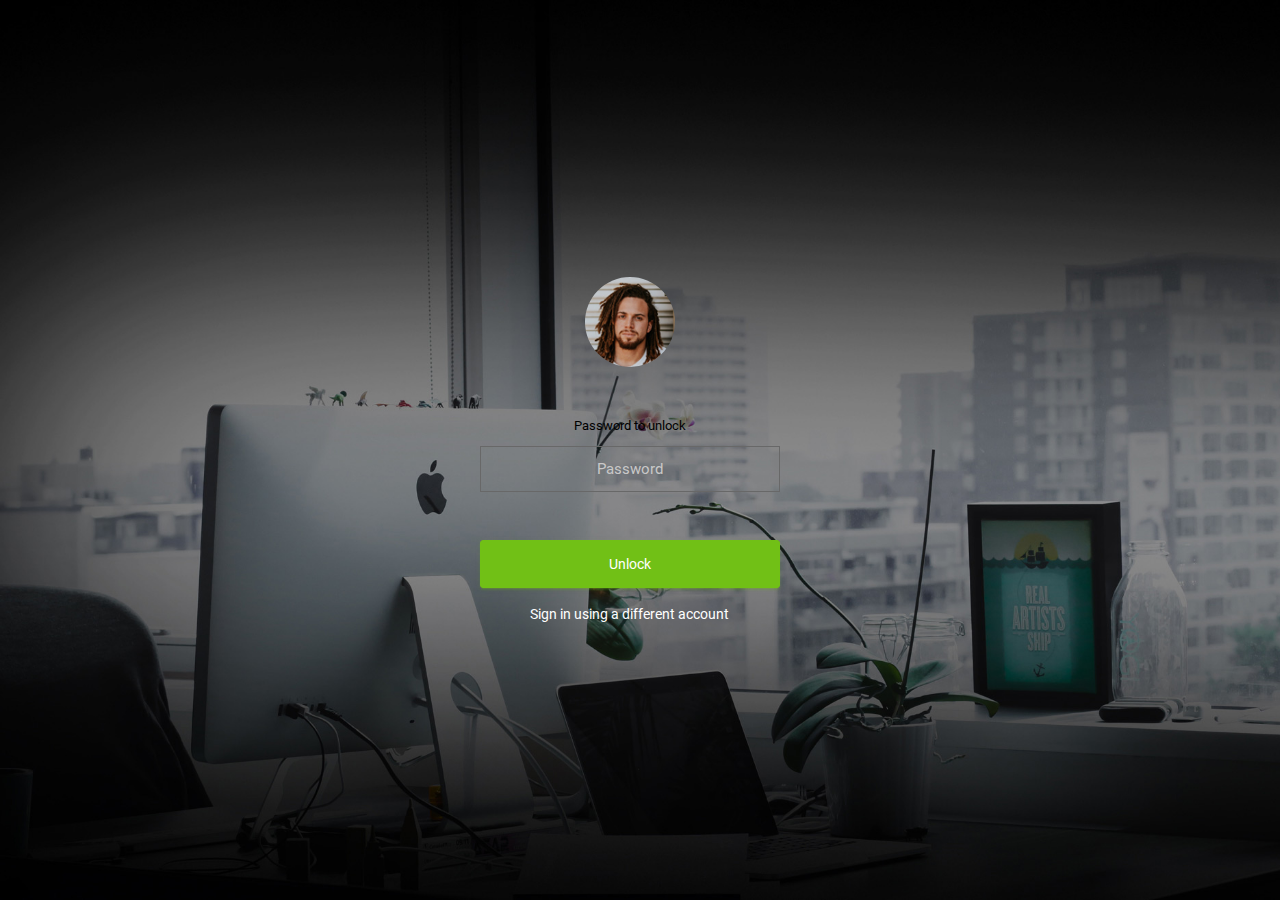
<file: workspace/sys-vendas/src/main/webapp/magestic/pages/samples/lock-screen.html>
<!DOCTYPE html>
<html lang="en">

<head>
  <!-- Required meta tags -->
  <meta charset="utf-8">
  <meta name="viewport" content="width=device-width, initial-scale=1, shrink-to-fit=no">
  <title>Majestic Admin</title>
  <!-- plugins:css -->
  <link rel="stylesheet" href="../../vendors/mdi/css/materialdesignicons.min.css">
  <link rel="stylesheet" href="../../vendors/base/vendor.bundle.base.css">
  <!-- endinject -->
  <!-- plugin css for this page -->
  <!-- End plugin css for this page -->
  <!-- inject:css -->
  <link rel="stylesheet" href="../../css/style.css">
  <!-- endinject -->
  <link rel="shortcut icon" href="../../images/favicon.png" />
</head>

<body>
  <div class="container-scroller">
    <div class="container-fluid page-body-wrapper full-page-wrapper">
      <div class="content-wrapper d-flex align-items-center auth lock-full-bg">
        <div class="row w-100">
          <div class="col-lg-4 mx-auto">
            <div class="auth-form-transparent text-left p-5 text-center">
              <img src="../../images/faces/face13.jpg" class="lock-profile-img" alt="img">
              <form class="pt-5">
                <div class="form-group">
                  <label for="examplePassword1">Password to unlock</label>
                  <input type="password" class="form-control text-center" id="examplePassword1" placeholder="Password">
                </div>
                <div class="mt-5">
                  <a class="btn btn-block btn-success btn-lg font-weight-medium" href="../../index.html">Unlock</a>
                </div>
                <div class="mt-3 text-center">
                  <a href="#" class="auth-link text-white">Sign in using a different account</a>
                </div>
              </form>
            </div>
          </div>
        </div>
      </div>
      <!-- content-wrapper ends -->
    </div>
    <!-- page-body-wrapper ends -->
  </div>
  <!-- container-scroller -->
  <!-- plugins:js -->
  <script src="../../vendors/base/vendor.bundle.base.js"></script>
  <!-- endinject -->
  <!-- inject:js -->
  <script src="../../js/off-canvas.js"></script>
  <script src="../../js/hoverable-collapse.js"></script>
  <script src="../../js/template.js"></script>
  <!-- endinject -->
</body>

</html>
</file>
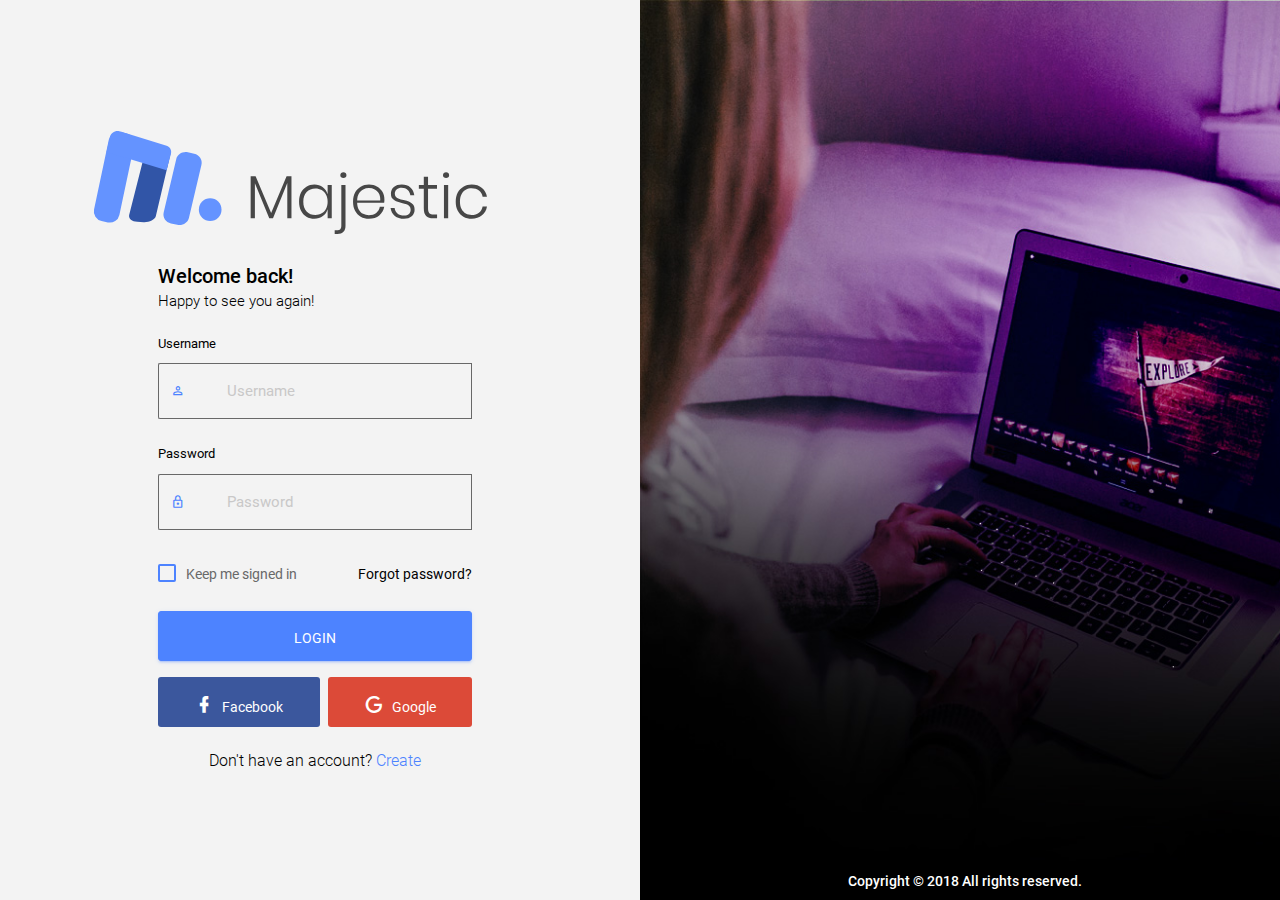
<file: workspace/sys-vendas/src/main/webapp/magestic/pages/samples/login-2.html>
<!DOCTYPE html>
<html lang="en">

<head>
  <!-- Required meta tags -->
  <meta charset="utf-8">
  <meta name="viewport" content="width=device-width, initial-scale=1, shrink-to-fit=no">
  <title>Majestic Admin</title>
  <!-- plugins:css -->
  <link rel="stylesheet" href="../../vendors/mdi/css/materialdesignicons.min.css">
  <link rel="stylesheet" href="../../vendors/base/vendor.bundle.base.css">
  <!-- endinject -->
  <!-- plugin css for this page -->
  <!-- End plugin css for this page -->
  <!-- inject:css -->
  <link rel="stylesheet" href="../../css/style.css">
  <!-- endinject -->
  <link rel="shortcut icon" href="../../images/favicon.png" />
</head>

<body>
  <div class="container-scroller">
    <div class="container-fluid page-body-wrapper full-page-wrapper">
      <div class="content-wrapper d-flex align-items-stretch auth auth-img-bg">
        <div class="row flex-grow">
          <div class="col-lg-6 d-flex align-items-center justify-content-center">
            <div class="auth-form-transparent text-left p-3">
              <div class="brand-logo">
                <img src="../../images/logo.svg" alt="logo">
              </div>
              <h4>Welcome back!</h4>
              <h6 class="font-weight-light">Happy to see you again!</h6>
              <form class="pt-3">
                <div class="form-group">
                  <label for="exampleInputEmail">Username</label>
                  <div class="input-group">
                    <div class="input-group-prepend bg-transparent">
                      <span class="input-group-text bg-transparent border-right-0">
                        <i class="mdi mdi-account-outline text-primary"></i>
                      </span>
                    </div>
                    <input type="text" class="form-control form-control-lg border-left-0" id="exampleInputEmail" placeholder="Username">
                  </div>
                </div>
                <div class="form-group">
                  <label for="exampleInputPassword">Password</label>
                  <div class="input-group">
                    <div class="input-group-prepend bg-transparent">
                      <span class="input-group-text bg-transparent border-right-0">
                        <i class="mdi mdi-lock-outline text-primary"></i>
                      </span>
                    </div>
                    <input type="password" class="form-control form-control-lg border-left-0" id="exampleInputPassword" placeholder="Password">                        
                  </div>
                </div>
                <div class="my-2 d-flex justify-content-between align-items-center">
                  <div class="form-check">
                    <label class="form-check-label text-muted">
                      <input type="checkbox" class="form-check-input">
                      Keep me signed in
                    </label>
                  </div>
                  <a href="#" class="auth-link text-black">Forgot password?</a>
                </div>
                <div class="my-3">
                  <a class="btn btn-block btn-primary btn-lg font-weight-medium auth-form-btn" href="../../index.html">LOGIN</a>
                </div>
                <div class="mb-2 d-flex">
                  <button type="button" class="btn btn-facebook auth-form-btn flex-grow mr-1">
                    <i class="mdi mdi-facebook mr-2"></i>Facebook
                  </button>
                  <button type="button" class="btn btn-google auth-form-btn flex-grow ml-1">
                    <i class="mdi mdi-google mr-2"></i>Google
                  </button>
                </div>
                <div class="text-center mt-4 font-weight-light">
                  Don't have an account? <a href="register-2.html" class="text-primary">Create</a>
                </div>
              </form>
            </div>
          </div>
          <div class="col-lg-6 login-half-bg d-flex flex-row">
            <p class="text-white font-weight-medium text-center flex-grow align-self-end">Copyright &copy; 2018  All rights reserved.</p>
          </div>
        </div>
      </div>
      <!-- content-wrapper ends -->
    </div>
    <!-- page-body-wrapper ends -->
  </div>
  <!-- container-scroller -->
  <!-- plugins:js -->
  <script src="../../vendors/base/vendor.bundle.base.js"></script>
  <!-- endinject -->
  <!-- inject:js -->
  <script src="../../js/off-canvas.js"></script>
  <script src="../../js/hoverable-collapse.js"></script>
  <script src="../../js/template.js"></script>
  <!-- endinject -->
</body>

</html>
</file>
<file: workspace/sys-vendas/src/main/webapp/magestic/vendors/base/vendor.bundle.base.css>
/*
 * Container style
 */
.ps {
  overflow: hidden !important;
  overflow-anchor: none;
  -ms-overflow-style: none;
  touch-action: auto;
  -ms-touch-action: auto;
}

/*
 * Scrollbar rail styles
 */
.ps__rail-x {
  display: none;
  opacity: 0;
  transition: background-color .2s linear, opacity .2s linear;
  -webkit-transition: background-color .2s linear, opacity .2s linear;
  height: 15px;
  /* there must be 'bottom' or 'top' for ps__rail-x */
  bottom: 0px;
  /* please don't change 'position' */
  position: absolute;
}

.ps__rail-y {
  display: none;
  opacity: 0;
  transition: background-color .2s linear, opacity .2s linear;
  -webkit-transition: background-color .2s linear, opacity .2s linear;
  width: 15px;
  /* there must be 'right' or 'left' for ps__rail-y */
  right: 0;
  /* please don't change 'position' */
  position: absolute;
}

.ps--active-x > .ps__rail-x,
.ps--active-y > .ps__rail-y {
  display: block;
  background-color: transparent;
}

.ps:hover > .ps__rail-x,
.ps:hover > .ps__rail-y,
.ps--focus > .ps__rail-x,
.ps--focus > .ps__rail-y,
.ps--scrolling-x > .ps__rail-x,
.ps--scrolling-y > .ps__rail-y {
  opacity: 0.6;
}

.ps__rail-x:hover,
.ps__rail-y:hover,
.ps__rail-x:focus,
.ps__rail-y:focus {
  background-color: #eee;
  opacity: 0.9;
}

/*
 * Scrollbar thumb styles
 */
.ps__thumb-x {
  background-color: #aaa;
  border-radius: 6px;
  transition: background-color .2s linear, height .2s ease-in-out;
  -webkit-transition: background-color .2s linear, height .2s ease-in-out;
  height: 6px;
  /* there must be 'bottom' for ps__thumb-x */
  bottom: 2px;
  /* please don't change 'position' */
  position: absolute;
}

.ps__thumb-y {
  background-color: #aaa;
  border-radius: 6px;
  transition: background-color .2s linear, width .2s ease-in-out;
  -webkit-transition: background-color .2s linear, width .2s ease-in-out;
  width: 6px;
  /* there must be 'right' for ps__thumb-y */
  right: 2px;
  /* please don't change 'position' */
  position: absolute;
}

.ps__rail-x:hover > .ps__thumb-x,
.ps__rail-x:focus > .ps__thumb-x {
  background-color: #999;
  height: 11px;
}

.ps__rail-y:hover > .ps__thumb-y,
.ps__rail-y:focus > .ps__thumb-y {
  background-color: #999;
  width: 11px;
}

/* MS supports */
@supports (-ms-overflow-style: none) {
  .ps {
    overflow: auto !important;
  }
}

@media screen and (-ms-high-contrast: active), (-ms-high-contrast: none) {
  .ps {
    overflow: auto !important;
  }
}
</file>
